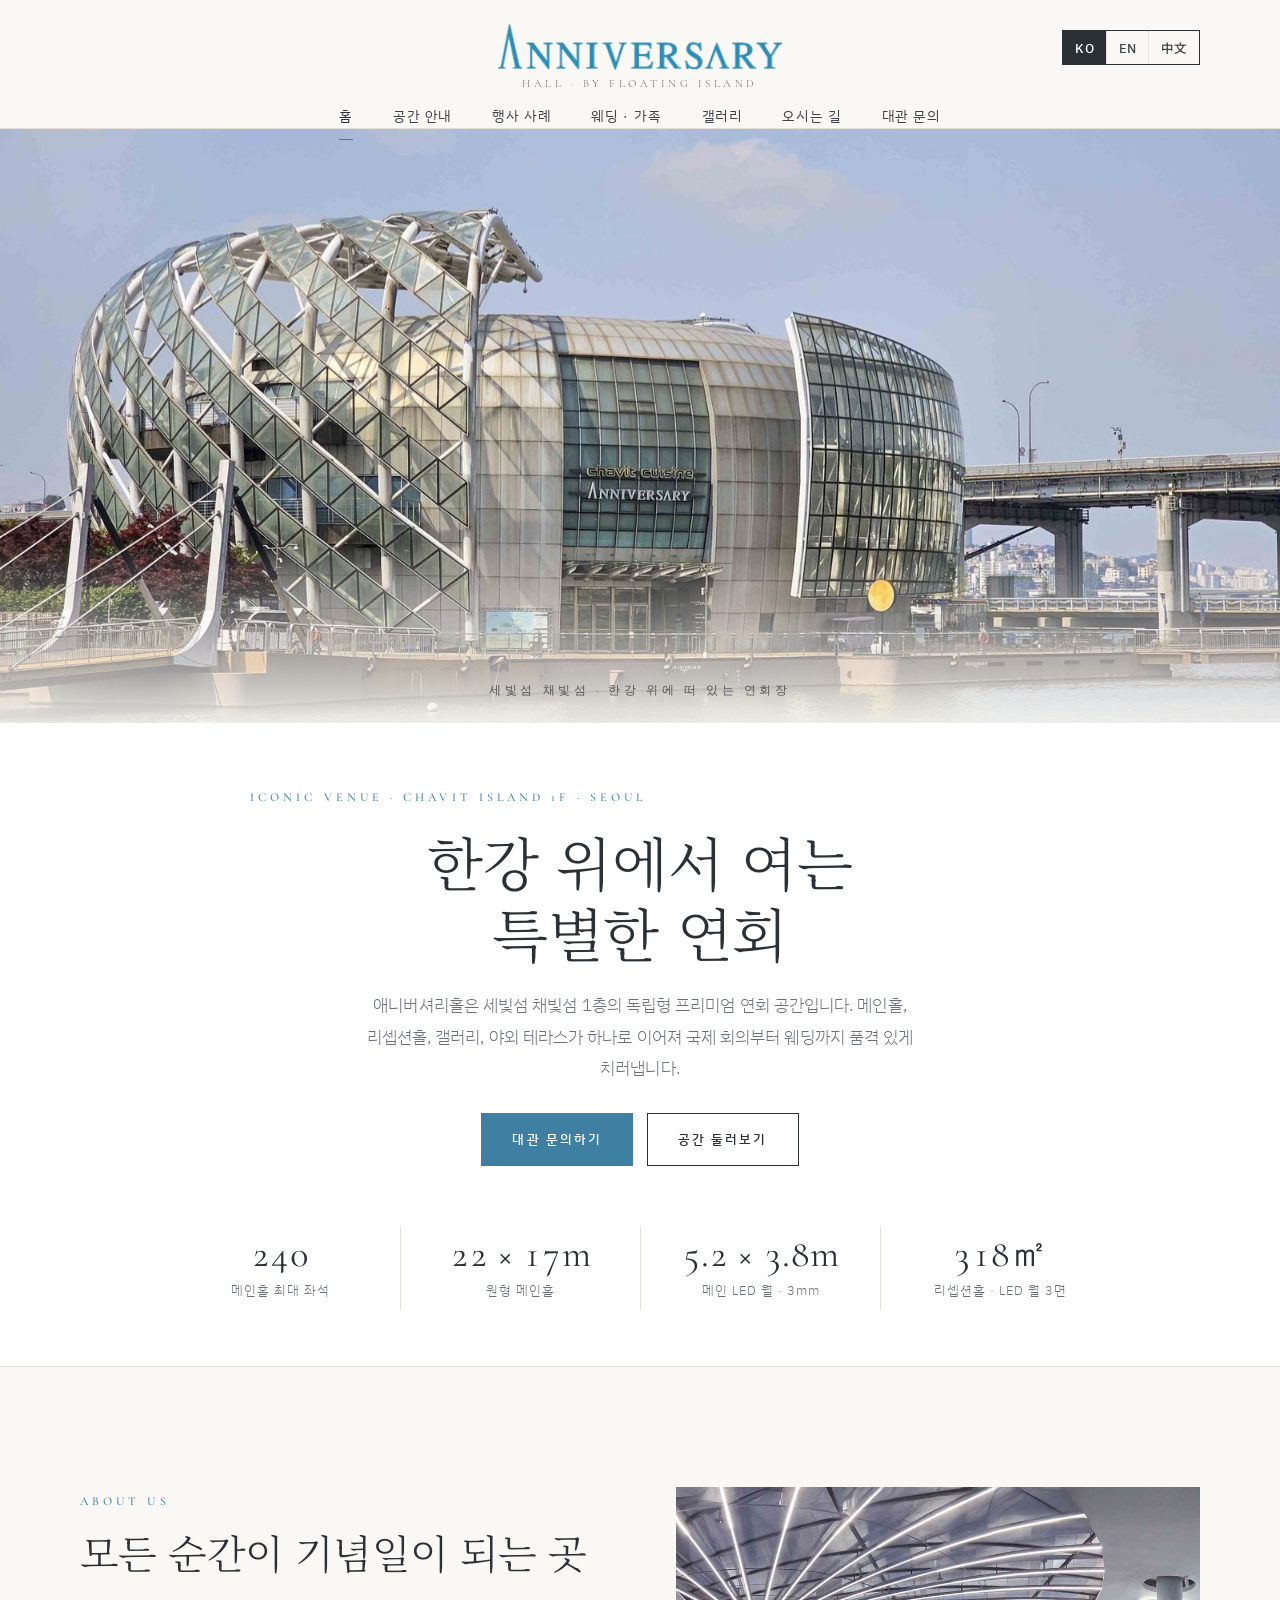
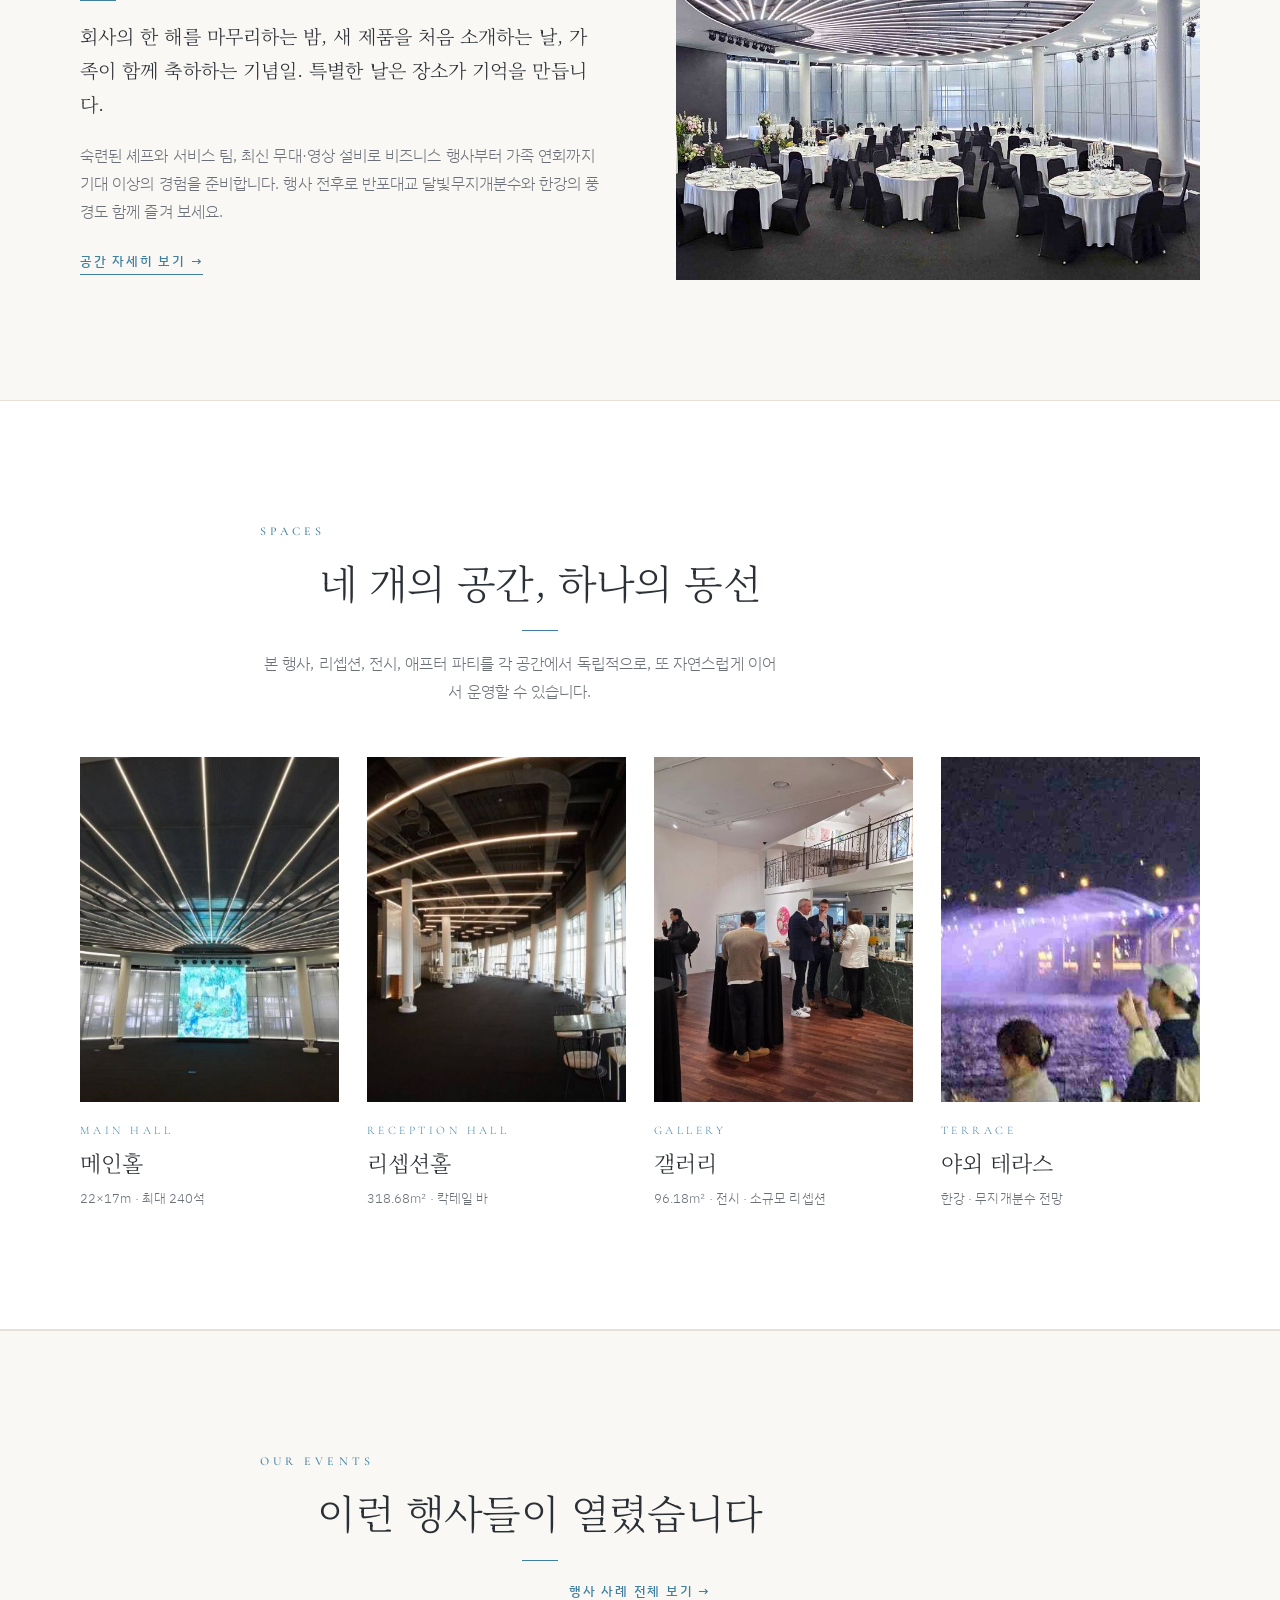
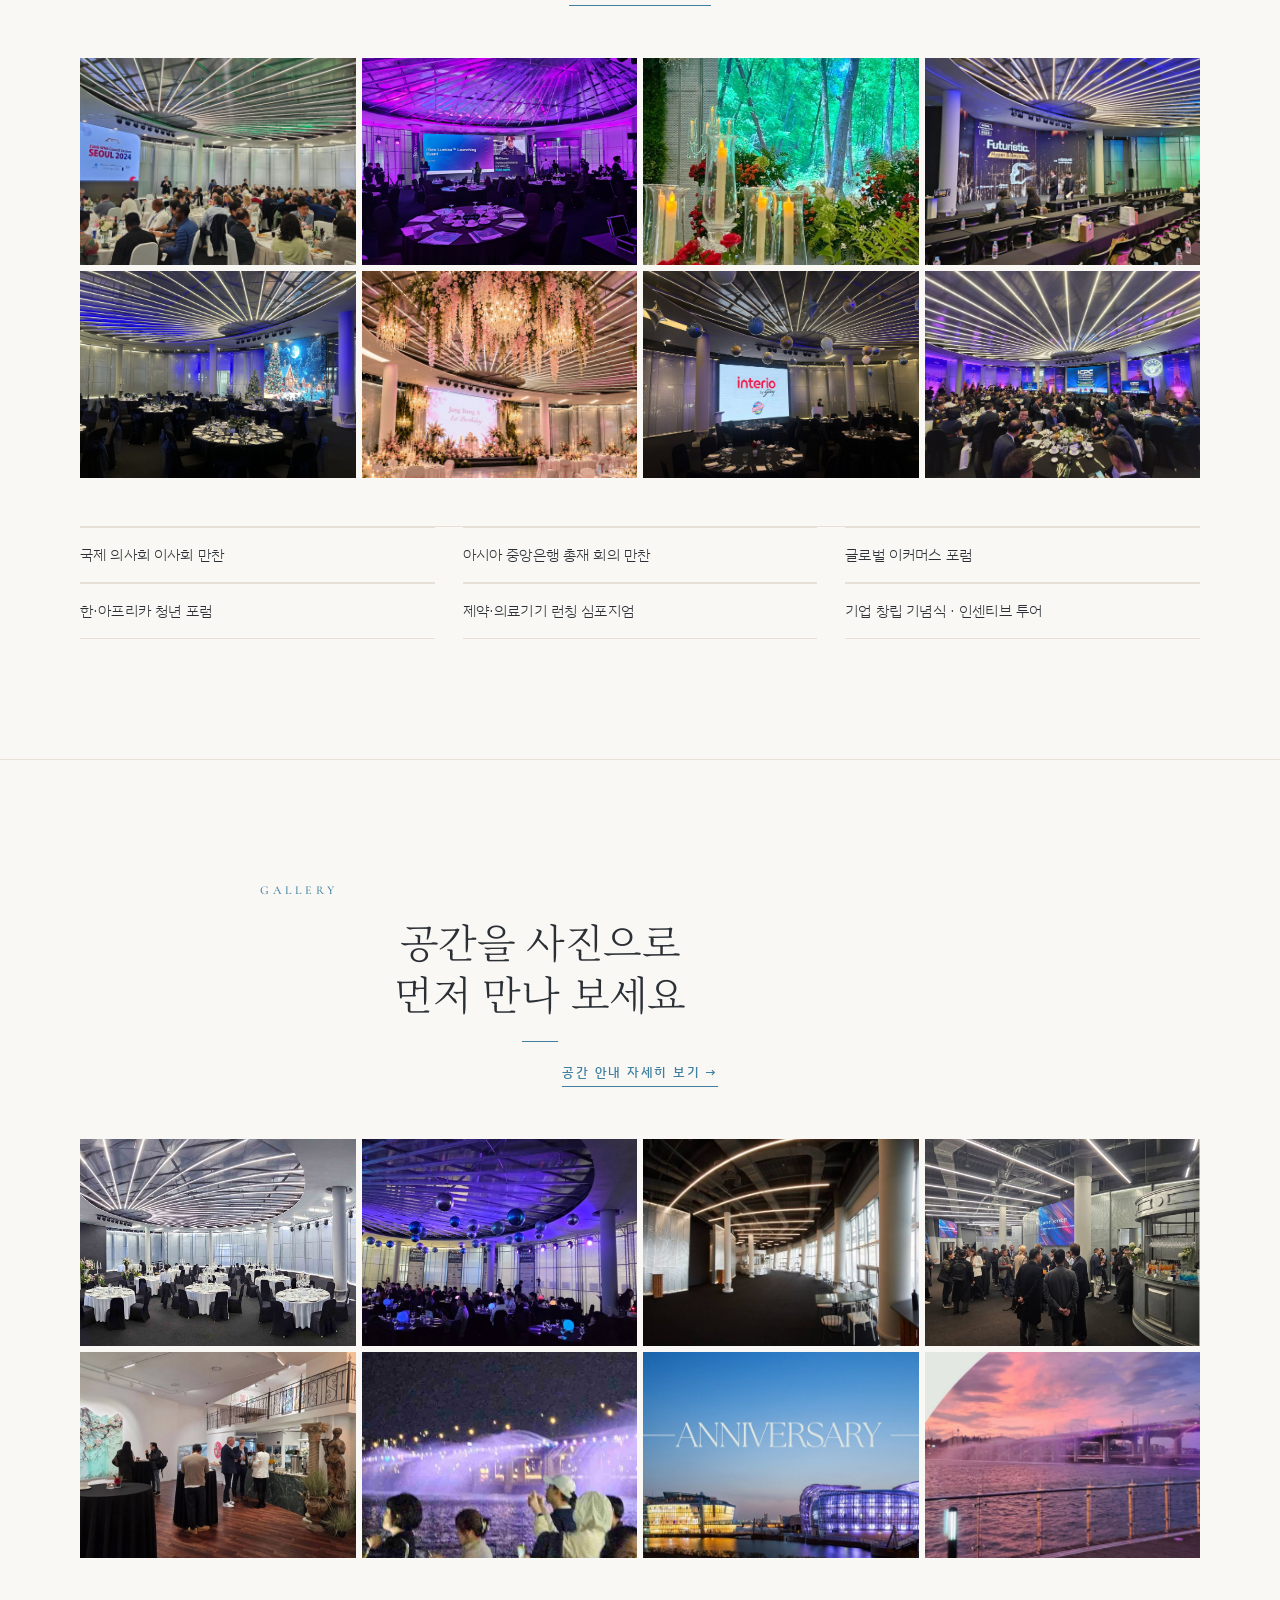
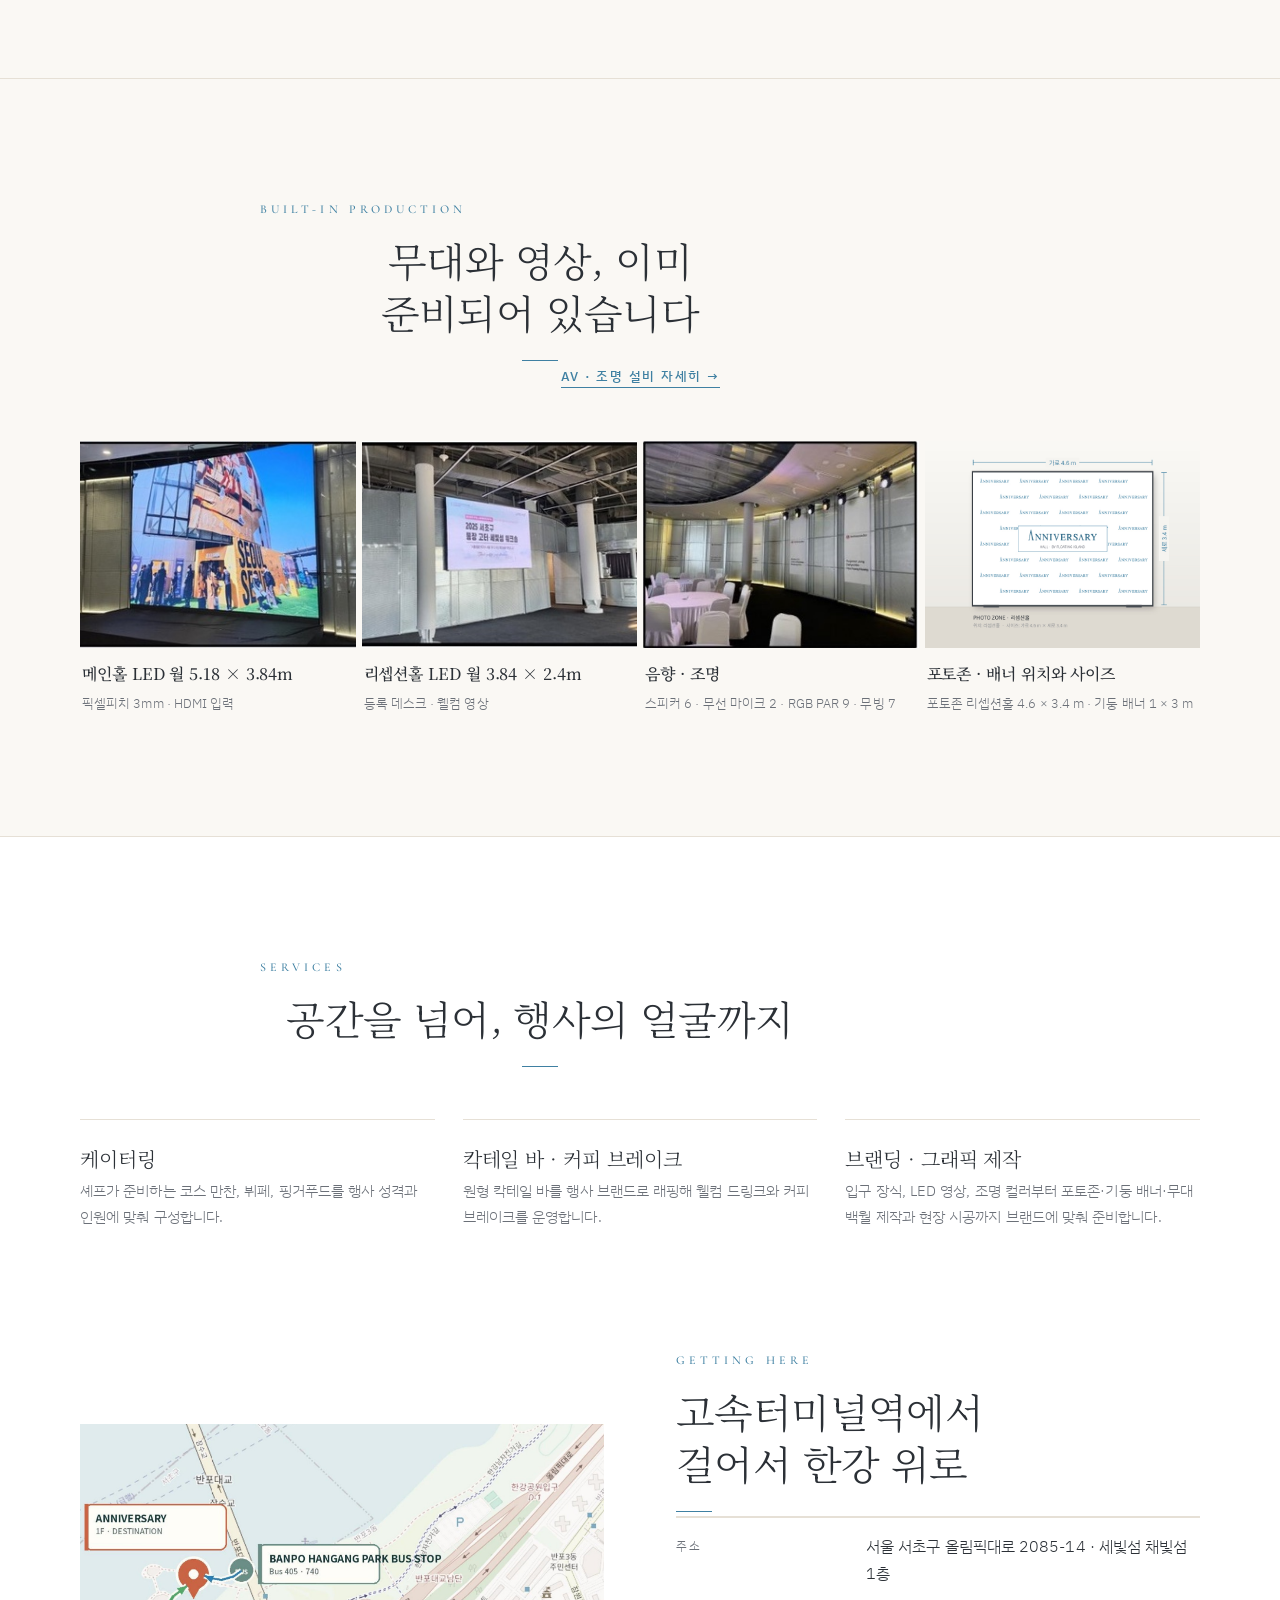
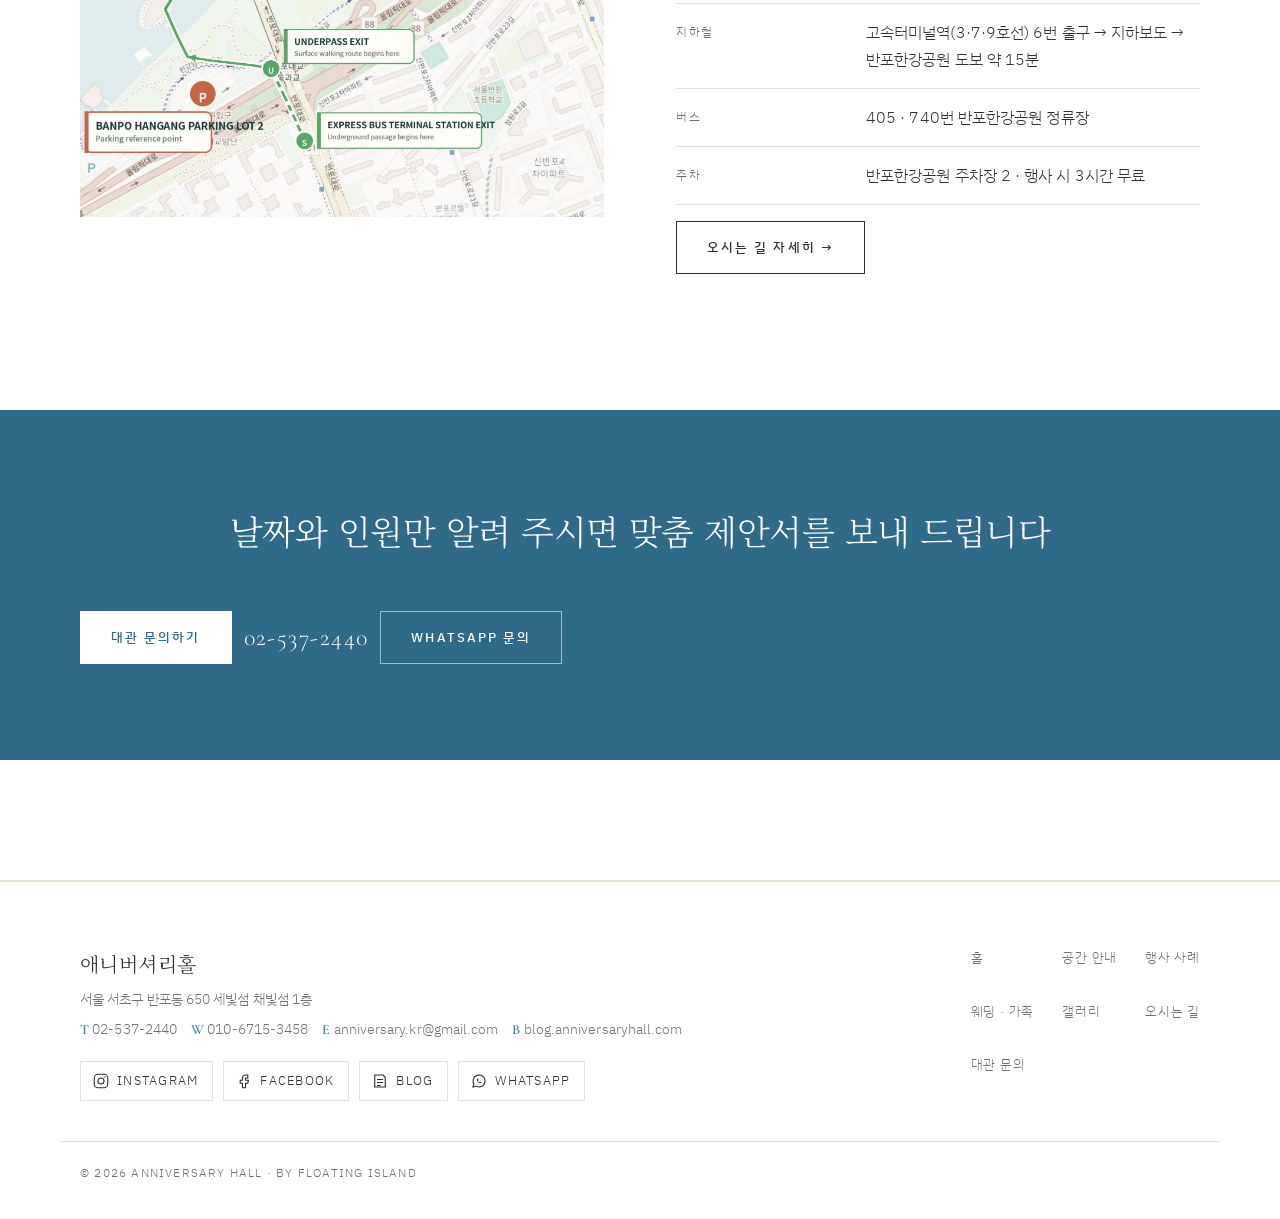
<file: index.html>
<!doctype html>
<html lang="ko">
<head>
<meta name="google-site-verification" content="yAnEukFI_JrNCZq8IGYw-xZyjAn3xCx7skHtVXmt36A" />
<meta name="naver-site-verification" content="c290fe21b6f66f5db8adc23a28321542f0238a6e" />  
<meta charset="utf-8">
<meta name="viewport" content="width=device-width, initial-scale=1, viewport-fit=cover">
<title>애니버셔리홀 | 세빛섬 채빛섬 연회·대관</title>
<meta name="description" content="한강 세빛섬 채빛섬 1층 애니버셔리홀. 최대 240석 메인홀, 리셉션홀, 갤러리, 야외 테라스를 갖춘 프리미엄 연회·대관 공간. 문의 02-537-2440">
<meta property="og:title" content="애니버셔리홀 | 세빛섬 채빛섬 연회·대관">
<meta property="og:description" content="한강 세빛섬 채빛섬 1층 애니버셔리홀. 최대 240석 메인홀, 리셉션홀, 갤러리, 야외 테라스를 갖춘 프리미엄 연회·대관 공간. 문의 02-537-2440">
<meta property="og:image" content="img/hero.jpg">
<link rel="preconnect" href="https://fonts.googleapis.com">
<link rel="preconnect" href="https://fonts.gstatic.com" crossorigin>
<link rel="stylesheet" href="https://fonts.googleapis.com/css2?family=Cormorant+Garamond:wght@400;500;600&family=Noto+Serif+KR:wght@300;400&family=IBM+Plex+Sans+KR:wght@300;400;500;600&family=Noto+Sans+SC:wght@300;400;500&display=swap">
<link rel="stylesheet" href="assets/style.css?v=202610212010">
</head>
<body data-title-key="title.home">
<header class="site-head" id="top">
  <div class="wrap bar">
    <a class="brand" href="./"><img src="img/logo-blue.png" alt="ANNIVERSARY" width="150" height="34"><small>HALL · BY FLOATING ISLAND</small></a>
    <nav aria-label="Main"><ul class="menu" id="menu"><li><a href="./" aria-current="page"><span data-i18n="nav.home">홈</span></a></li><li><a href="spaces.html"><span data-i18n="nav.spaces">공간 안내</span></a></li><li><a href="events.html"><span data-i18n="nav.events">행사 사례</span></a></li><li><a href="wedding.html"><span data-i18n="nav.wedding">웨딩 · 가족</span></a></li><li><a href="gallery.html"><span data-i18n="nav.gallery">갤러리</span></a></li><li><a href="location.html"><span data-i18n="nav.location">오시는 길</span></a></li><li><a href="contact.html"><span data-i18n="nav.contact">대관 문의</span></a></li></ul></nav>
    <div class="tools">
      <div class="lang" role="group" aria-label="Language">
        <button type="button" data-lang="ko" aria-pressed="true">KO</button><button type="button" data-lang="en" aria-pressed="false">EN</button><button type="button" data-lang="zh" aria-pressed="false">中文</button>
      </div>
      <button class="burger" type="button" aria-expanded="false" aria-controls="menu" aria-label="Menu"><span></span><span></span><span></span></button>
    </div>
  </div>
</header>
<main>
<section class="hero hero-hotel">
  <div class="hero-media"><img src="img/exterior-sign.jpg?v=202610122121" alt="세빛섬 채빛섬 외관과 ANNIVERSARY 사인" fetchpriority="high"><span class="hero-cap"><span data-i18n="home.cap">세빛섬 채빛섬 · 한강 위에 떠 있는 연회장</span></span></div>
  <div class="wrap hero-text">
    <div class="eyebrow">Iconic Venue · Chavit Island 1F · Seoul</div>
    <h1 data-i18n="home.h1">한강 위에서 여는<br>특별한 연회</h1>
    <p data-i18n="home.lead" class="lead">애니버셔리홀은 세빛섬 채빛섬 1층의 독립형 프리미엄 연회 공간입니다. 메인홀, 리셉션홀, 갤러리, 야외 테라스가 하나로 이어져 국제 회의부터 웨딩까지 품격 있게 치러냅니다.</p>
    <div class="cta-row"><a class="btn solid" href="contact.html"><span data-i18n="cta.btn">대관 문의하기</span></a><a class="btn line" href="spaces.html"><span data-i18n="home.btn2">공간 둘러보기</span></a></div>
  </div>
  <div class="wrap">
    <dl class="keyfacts">
      <div><dt>240</dt><dd><span data-i18n="kf.1">메인홀 최대 좌석</span></dd></div>
      <div><dt>22 × 17m</dt><dd><span data-i18n="kf.2">원형 메인홀</span></dd></div>
      <div><dt>5.2 × 3.8m</dt><dd><span data-i18n="kf.3">메인 LED 월 · 3mm</span></dd></div>
      <div><dt>318㎡</dt><dd><span data-i18n="kf.4">리셉션홀 · LED 월 3면</span></dd></div>
    </dl>
  </div>
</section>

<section class="sec">
  <div class="wrap two">
    <div>
      <div class="eyebrow">About Us</div>
      <h2 data-i18n="home.about.h">모든 순간이 기념일이 되는 곳</h2>
      <p data-i18n="home.about.p1" class="quote">회사의 한 해를 마무리하는 밤, 새 제품을 처음 소개하는 날, 가족이 함께 축하하는 기념일. 특별한 날은 장소가 기억을 만듭니다.</p>
      <p data-i18n="home.about.p2" class="muted">숙련된 셰프와 서비스 팀, 최신 무대·영상 설비로 비즈니스 행사부터 가족 연회까지 기대 이상의 경험을 준비합니다. 행사 전후로 반포대교 달빛무지개분수와 한강의 풍경도 함께 즐겨 보세요.</p>
      <a class="link-arrow" href="spaces.html"><span data-i18n="home.more">공간 자세히 보기</span> →</a>
    </div>
    <figure class="framed"><button type="button" class="ph" data-full="img/mainhall-pano.jpg" data-cap="메인홀 전경"><img src="img/mainhall-pano.jpg" alt="메인홀 전경" loading="lazy"></button></figure>
  </div>
</section>

<section class="sec tint">
  <div class="wrap">
    <div class="sec-head"><div><div class="eyebrow">Spaces</div><h2 data-i18n="home.sp.h">네 개의 공간, 하나의 동선</h2></div>
    <p data-i18n="home.sp.p" class="muted">본 행사, 리셉션, 전시, 애프터 파티를 각 공간에서 독립적으로, 또 자연스럽게 이어서 운영할 수 있습니다.</p></div>
    <div class="cards4">
      <a class="scard" href="spaces.html#main"><img src="img/mainhall.jpg" alt="" loading="lazy"><span class="disp">Main Hall</span><b data-i18n="sp.main">메인홀</b><small><span data-i18n="sp.main.s">22×17m · 최대 240석</span></small></a>
      <a class="scard" href="spaces.html#reception"><img src="img/reception.jpg" alt="" loading="lazy"><span class="disp">Reception Hall</span><b data-i18n="sp.rec">리셉션홀</b><small><span data-i18n="sp.rec.s">318.68㎡ · 칵테일 바</span></small></a>
      <a class="scard" href="spaces.html#gallery"><img src="img/gallery-hall.jpg" alt="" loading="lazy"><span class="disp">Gallery</span><b data-i18n="sp.gal">갤러리</b><small><span data-i18n="sp.gal.s">96.18㎡ · 전시 · 소규모 리셉션</span></small></a>
      <a class="scard" href="spaces.html#terrace"><img src="img/terrace-fountain.jpg" alt="" loading="lazy"><span class="disp">Terrace</span><b data-i18n="sp.ter">야외 테라스</b><small><span data-i18n="sp.ter.s">한강 · 무지개분수 전망</span></small></a>
    </div>
  </div>
</section>

<section class="sec">
  <div class="wrap">
    <div class="sec-head"><div><div class="eyebrow">Our Events</div><h2 data-i18n="home.ev.h">이런 행사들이 열렸습니다</h2></div>
    <a class="link-arrow" href="events.html"><span data-i18n="home.ev.more">행사 사례 전체 보기</span> →</a></div>
    <div class="tiles">
      <button type="button" class="ph" data-full="img/conf-wma.jpg" data-cap="국제 회의 만찬"><img src="img/conf-wma.jpg" alt="국제 회의 만찬" loading="lazy"></button><button type="button" class="ph" data-full="img/main-launch.jpg" data-cap="신제품 런칭"><img src="img/main-launch.jpg" alt="신제품 런칭" loading="lazy"></button><button type="button" class="ph" data-full="img/wed-forest.jpg" data-cap="숲속 웨딩"><img src="img/wed-forest.jpg" alt="숲속 웨딩" loading="lazy"></button><button type="button" class="ph" data-full="img/conf-futuristic.jpg" data-cap="글로벌 포럼"><img src="img/conf-futuristic.jpg" alt="글로벌 포럼" loading="lazy"></button><button type="button" class="ph" data-full="img/xmas-gala.jpg" data-cap="연말 갈라 디너"><img src="img/xmas-gala.jpg" alt="연말 갈라 디너" loading="lazy"></button><button type="button" class="ph" data-full="img/dol-wide.jpg" data-cap="돌잔치"><img src="img/dol-wide.jpg" alt="돌잔치" loading="lazy"></button><button type="button" class="ph" data-full="img/inc-mainhall.jpg" data-cap="인센티브 디너"><img src="img/inc-mainhall.jpg" alt="인센티브 디너" loading="lazy"></button><button type="button" class="ph" data-full="img/icpc-dinner-wide.jpg" data-cap="국제수도경찰협의체 환영 만찬"><img src="img/icpc-dinner-wide.jpg" alt="국제수도경찰협의체 환영 만찬" loading="lazy"></button>
    </div>
    <ul class="track">
      <li><span data-i18n="tr.1">국제 의사회 이사회 만찬</span></li>
      <li><span data-i18n="tr.2">아시아 중앙은행 총재 회의 만찬</span></li>
      <li><span data-i18n="tr.3">글로벌 이커머스 포럼</span></li>
      <li><span data-i18n="tr.4">한·아프리카 청년 포럼</span></li>
      <li><span data-i18n="tr.5">제약·의료기기 런칭 심포지엄</span></li>
      <li><span data-i18n="tr.6">기업 창립 기념식 · 인센티브 투어</span></li>
    </ul>
  </div>
</section>

<section class="sec">
  <div class="wrap">
    <div class="sec-head"><div><div class="eyebrow">Gallery</div><h2 data-i18n="home.gal.h">공간을 사진으로 먼저 만나 보세요</h2></div>
    <a class="link-arrow" href="spaces.html"><span data-i18n="home.gal.more">공간 안내 자세히 보기</span> →</a></div>
  </div>
  <div class="wrap"><div class="tiles">
    <button type="button" class="ph" data-full="img/mainhall-pano.jpg" data-cap="메인홀 전경"><img src="img/mainhall-pano.jpg" alt="메인홀 전경" loading="lazy"></button><button type="button" class="ph" data-full="img/mainhall-purple.jpg" data-cap="메인홀 퍼플 조명"><img src="img/mainhall-purple.jpg" alt="메인홀 퍼플 조명" loading="lazy"></button><button type="button" class="ph" data-full="img/reception.jpg" data-cap="리셉션홀"><img src="img/reception.jpg" alt="리셉션홀" loading="lazy"></button><button type="button" class="ph" data-full="img/reception-bar.jpg" data-cap="원형 칵테일 바"><img src="img/reception-bar.jpg" alt="원형 칵테일 바" loading="lazy"></button><button type="button" class="ph" data-full="img/gallery-hall.jpg" data-cap="갤러리"><img src="img/gallery-hall.jpg" alt="갤러리" loading="lazy"></button><button type="button" class="ph" data-full="img/terrace-fountain.jpg" data-cap="테라스와 달빛무지개분수"><img src="img/terrace-fountain.jpg" alt="테라스와 달빛무지개분수" loading="lazy"></button><button type="button" class="ph" data-full="img/exterior-night2.jpg" data-cap="채빛섬 야경"><img src="img/exterior-night2.jpg" alt="채빛섬 야경" loading="lazy"></button><button type="button" class="ph" data-full="img/sunset.jpg" data-cap="한강 노을"><img src="img/sunset.jpg" alt="한강 노을" loading="lazy"></button>
  </div></div>
</section>

<section class="sec" id="home-tech">
  <div class="wrap">
    <div class="sec-head"><div><div class="eyebrow">Built-in Production</div><h2 data-i18n="home.tech.h">무대와 영상, 이미 준비되어 있습니다</h2></div><a class="more" href="spaces.html#av"><span data-i18n="home.tech.more">AV · 조명 설비 자세히</span> →</a></div>
    <div class="tiles tiles-tech">
      <a class="tile" href="spaces.html#av"><button type="button" class="ph" data-full="img/led-mainhall.jpg" data-cap="메인홀 LED 월"><img src="img/led-mainhall.jpg" alt="메인홀 LED 월" loading="lazy"></button><div class="tile-cap"><b><span data-i18n="ht.1">메인홀 LED 월 5.18 × 3.84m</span></b><small><span data-i18n="ht.1s">픽셀피치 3mm · HDMI 입력</span></small></div></a>
      <a class="tile" href="spaces.html#av"><button type="button" class="ph" data-full="img/led-reception.jpg" data-cap="리셉션홀 LED 월"><img src="img/led-reception.jpg" alt="리셉션홀 LED 월" loading="lazy"></button><div class="tile-cap"><b><span data-i18n="ht.2">리셉션홀 LED 월 3.84 × 2.4m</span></b><small><span data-i18n="ht.2s">등록 데스크 · 웰컴 영상</span></small></div></a>
      <a class="tile" href="spaces.html#av"><button type="button" class="ph" data-full="img/lighting-reception.jpg" data-cap="무빙 라이트"><img src="img/lighting-reception.jpg" alt="무빙 라이트" loading="lazy"></button><div class="tile-cap"><b><span data-i18n="ht.3">음향 · 조명</span></b><small><span data-i18n="ht.3s">스피커 6 · 무선 마이크 2 · RGB PAR 9 · 무빙 7</span></small></div></a>
      <a class="tile" href="spaces.html#graphics"><button type="button" class="ph" data-full="img/photozone-render.jpg" data-cap="포토존"><img src="img/photozone-render.jpg" alt="포토존" loading="lazy"></button><div class="tile-cap"><b><span data-i18n="ht.4">포토존 · 배너 위치와 사이즈</span></b><small><span data-i18n="ht.4s">포토존 리셉션홀 4.6 × 3.4 m · 기둥 배너 1 × 3 m</span></small></div></a>
    </div>
  </div>
</section>

<section class="sec tint">
  <div class="wrap">
    <div class="sec-head"><div><div class="eyebrow">Services</div><h2 data-i18n="home.svc.h">공간을 넘어, 행사의 얼굴까지</h2></div></div>
    <div class="svc3">
      <div class="svc"><img src="img/ev-buffet.jpg" alt="" loading="lazy"><h3 data-i18n="svc.1">케이터링</h3><p data-i18n="svc.1p">셰프가 준비하는 코스 만찬, 뷔페, 핑거푸드를 행사 성격과 인원에 맞춰 구성합니다.</p></div>
      <div class="svc"><img src="img/cocktail-bar.jpg" alt="" loading="lazy"><h3 data-i18n="svc.2">칵테일 바 · 커피 브레이크</h3><p data-i18n="svc.2p">원형 칵테일 바를 행사 브랜드로 래핑해 웰컴 드링크와 커피 브레이크를 운영합니다.</p></div>
      <div class="svc"><img src="img/entrance-5th.jpg" alt="" loading="lazy"><h3 data-i18n="svc.3">브랜딩 · 그래픽 제작</h3><p data-i18n="svc.3p">입구 장식, LED 영상, 조명 컬러부터 포토존·기둥 배너·무대 백월 제작과 현장 시공까지 브랜드에 맞춰 준비합니다.</p></div>
    </div>
  </div>

<section class="sec" id="home-access">
  <div class="wrap two">
    <figure class="framed"><button type="button" class="ph" data-full="img/map.jpg" data-cap="애니버셔리 오시는 길 지도"><img src="img/map.jpg" alt="애니버셔리 오시는 길 지도" loading="lazy"></button></figure>
    <div>
      <div class="eyebrow">Getting Here</div>
      <h2 data-i18n="home.acc.h">고속터미널역에서 걸어서 한강 위로</h2>
      <dl class="spec"><div><dt><span data-i18n="ha1.k">주소</span></dt><dd><span data-i18n="ha1.v">서울 서초구 올림픽대로 2085-14 · 세빛섬 채빛섬 1층</span></dd></div><div><dt><span data-i18n="ha2.k">지하철</span></dt><dd><span data-i18n="ha2.v">고속터미널역(3·7·9호선) 6번 출구 → 지하보도 → 반포한강공원 도보 약 15분</span></dd></div><div><dt><span data-i18n="ha3.k">버스</span></dt><dd><span data-i18n="ha3.v">405 · 740번 반포한강공원 정류장</span></dd></div><div><dt><span data-i18n="ha4.k">주차</span></dt><dd><span data-i18n="ha4.v">반포한강공원 주차장 2 · 행사 시 3시간 무료</span></dd></div></dl>
      <p><a class="btn line" href="location.html"><span data-i18n="home.acc.more">오시는 길 자세히</span> →</a></p>
    </div>
  </div>
</section>
<section class="cta-band">
  <div class="wrap cta-in">
    <h2 data-i18n="cta.h">날짜와 인원만 알려 주시면 맞춤 제안서를 보내 드립니다</h2>
    <div class="cta-row"><a class="btn solid" href="contact.html"><span data-i18n="cta.btn">대관 문의하기</span></a><a class="cta-tel" href="tel:+8225372440">02-537-2440</a><a class="btn line wa" href="https://wa.me/821067153458" target="_blank" rel="noopener">WhatsApp 문의</a></div>
  </div>
</section>
</main>
<footer class="site-foot">
  <div class="wrap foot-grid">
    <div>
      <b class="foot-brand"><span data-i18n="brand">애니버셔리홀</span></b>
      <p data-i18n="foot.addr">서울 서초구 반포동 650 세빛섬 채빛섬 1층</p>
      <p class="foot-contact"><span style="white-space:nowrap"><span class="mono">T</span> <a href="tel:+8225372440">02-537-2440</a></span> <span style="white-space:nowrap"><span class="mono">W</span> <a href="https://wa.me/821067153458" target="_blank" rel="noopener">010-6715-3458</a></span> <span style="white-space:nowrap"><span class="mono">E</span> <a href="mailto:anniversary.kr@gmail.com">anniversary.kr@gmail.com</a></span> <span style="white-space:nowrap"><span class="mono">B</span> <a href="https://blog.anniversaryhall.com" target="_blank" rel="noopener">blog.anniversaryhall.com</a></span></p>
      <ul class="social" aria-label="Social">
        <li><a href="https://www.instagram.com/anniversaryhall" target="_blank" rel="noopener"><svg viewBox="0 0 24 24" width="18" height="18" fill="none" stroke="currentColor" stroke-width="1.5"><rect x="3" y="3" width="18" height="18" rx="5"/><circle cx="12" cy="12" r="4"/><circle cx="17.3" cy="6.7" r=".9" fill="currentColor" stroke="none"/></svg>Instagram</a></li>
        <li><a href="https://www.facebook.com/anniversaryhall" target="_blank" rel="noopener"><svg viewBox="0 0 24 24" width="18" height="18" fill="none" stroke="currentColor" stroke-width="1.5"><path d="M14 8h3V4h-3a4 4 0 00-4 4v3H7v4h3v6h4v-6h3l1-4h-4V8z"/></svg>Facebook</a></li>
        <li><a href="https://blog.anniversaryhall.com" target="_blank" rel="noopener"><svg viewBox="0 0 24 24" width="18" height="18" fill="none" stroke="currentColor" stroke-width="1.5"><path d="M5 4h11l3 3v13H5z"/><path d="M8 10h8M8 14h8M8 18h5"/></svg>Blog</a></li>
        <li><a href="https://wa.me/821067153458" target="_blank" rel="noopener"><svg viewBox="0 0 24 24" width="18" height="18" fill="none" stroke="currentColor" stroke-width="1.5"><path d="M4 20l1.3-3.8A8 8 0 1112 20a8 8 0 01-3.9-1z"/><path d="M9 9.5c0 3 2.5 5.5 5.5 5.5l1-1.5-2-1-1 1a4 4 0 01-2-2l1-1-1-2z" fill="currentColor" stroke="none"/></svg>WhatsApp</a></li>
      </ul>
    </div>
    <ul class="foot-links"><li><a href="./"><span data-i18n="nav.home">홈</span></a></li><li><a href="spaces.html"><span data-i18n="nav.spaces">공간 안내</span></a></li><li><a href="events.html"><span data-i18n="nav.events">행사 사례</span></a></li><li><a href="wedding.html"><span data-i18n="nav.wedding">웨딩 · 가족</span></a></li><li><a href="gallery.html"><span data-i18n="nav.gallery">갤러리</span></a></li><li><a href="location.html"><span data-i18n="nav.location">오시는 길</span></a></li><li><a href="contact.html"><span data-i18n="nav.contact">대관 문의</span></a></li></ul>
  </div>
  <div class="wrap foot-copy">© 2026 Anniversary Hall · by Floating Island</div>
</footer>
<dialog class="lb" id="lb" aria-label="Photo"><button type="button" id="lbClose" aria-label="Close">×</button><img id="lbImg" alt=""><p id="lbCap"></p></dialog>
<script src="assets/i18n.js?v=202610212010"></script>
<script src="assets/site.js?v=202610122121"></script>
</body>
</html>
</file>
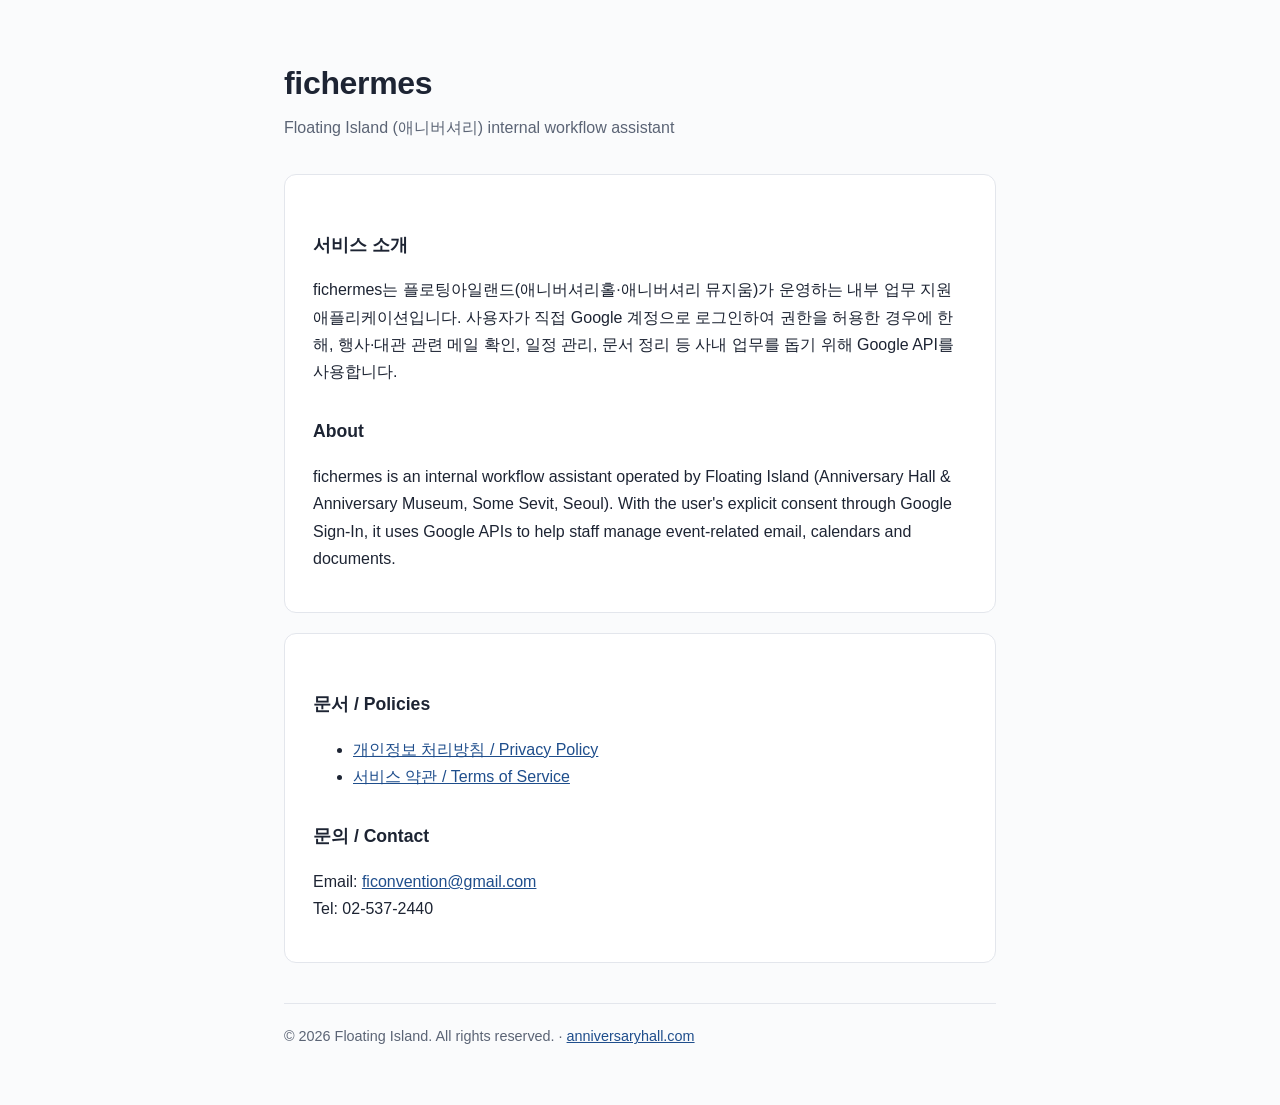
<file: fichermes/index.html>
<!doctype html>
<html lang="ko">
<head>
<meta charset="utf-8">
<meta name="google-site-verification" content="yAnEukFI_JrNCZq8IGYw-xZyjAn3xCx7skHtVXmt36A" />
<meta name="viewport" content="width=device-width, initial-scale=1">
<title>fichermes | Floating Island</title>
<meta name="description" content="fichermes — 플로팅아일랜드(애니버셔리) 내부 업무 자동화 애플리케이션">
<style>
  :root{--ink:#1d2433;--muted:#5b6475;--line:#e3e6ec;--accent:#1f4e8c;}
  *{box-sizing:border-box}
  body{margin:0;font-family:-apple-system,BlinkMacSystemFont,"Apple SD Gothic Neo","Noto Sans KR","Segoe UI",sans-serif;color:var(--ink);line-height:1.7;background:#fafbfc}
  .wrap{max-width:760px;margin:0 auto;padding:56px 24px}
  h1{font-size:2rem;margin:0 0 4px;letter-spacing:-.01em}
  .sub{color:var(--muted);margin:0 0 32px}
  h2{font-size:1.1rem;margin:32px 0 8px}
  p,li{color:var(--ink)}
  a{color:var(--accent)}
  .card{background:#fff;border:1px solid var(--line);border-radius:12px;padding:24px 28px;margin-bottom:20px}
  footer{margin-top:40px;color:var(--muted);font-size:.9rem;border-top:1px solid var(--line);padding-top:20px}
</style>
</head>
<body>
<div class="wrap">
  <h1>fichermes</h1>
  <p class="sub">Floating Island (애니버셔리) internal workflow assistant</p>

  <div class="card">
    <h2>서비스 소개</h2>
    <p>fichermes는 플로팅아일랜드(애니버셔리홀·애니버셔리 뮤지움)가 운영하는 내부 업무 지원 애플리케이션입니다. 사용자가 직접 Google 계정으로 로그인하여 권한을 허용한 경우에 한해, 행사·대관 관련 메일 확인, 일정 관리, 문서 정리 등 사내 업무를 돕기 위해 Google API를 사용합니다.</p>
    <h2>About</h2>
    <p>fichermes is an internal workflow assistant operated by Floating Island (Anniversary Hall &amp; Anniversary Museum, Some Sevit, Seoul). With the user's explicit consent through Google Sign-In, it uses Google APIs to help staff manage event-related email, calendars and documents.</p>
  </div>

  <div class="card">
    <h2>문서 / Policies</h2>
    <ul>
      <li><a href="privacy.html">개인정보 처리방침 / Privacy Policy</a></li>
      <li><a href="terms.html">서비스 약관 / Terms of Service</a></li>
    </ul>
    <h2>문의 / Contact</h2>
    <p>Email: <a href="mailto:ficonvention@gmail.com">ficonvention@gmail.com</a><br>Tel: 02-537-2440</p>
  </div>

  <footer>© 2026 Floating Island. All rights reserved. · <a href="https://anniversaryhall.com/">anniversaryhall.com</a></footer>
</div>
</body>
</html>
</file>
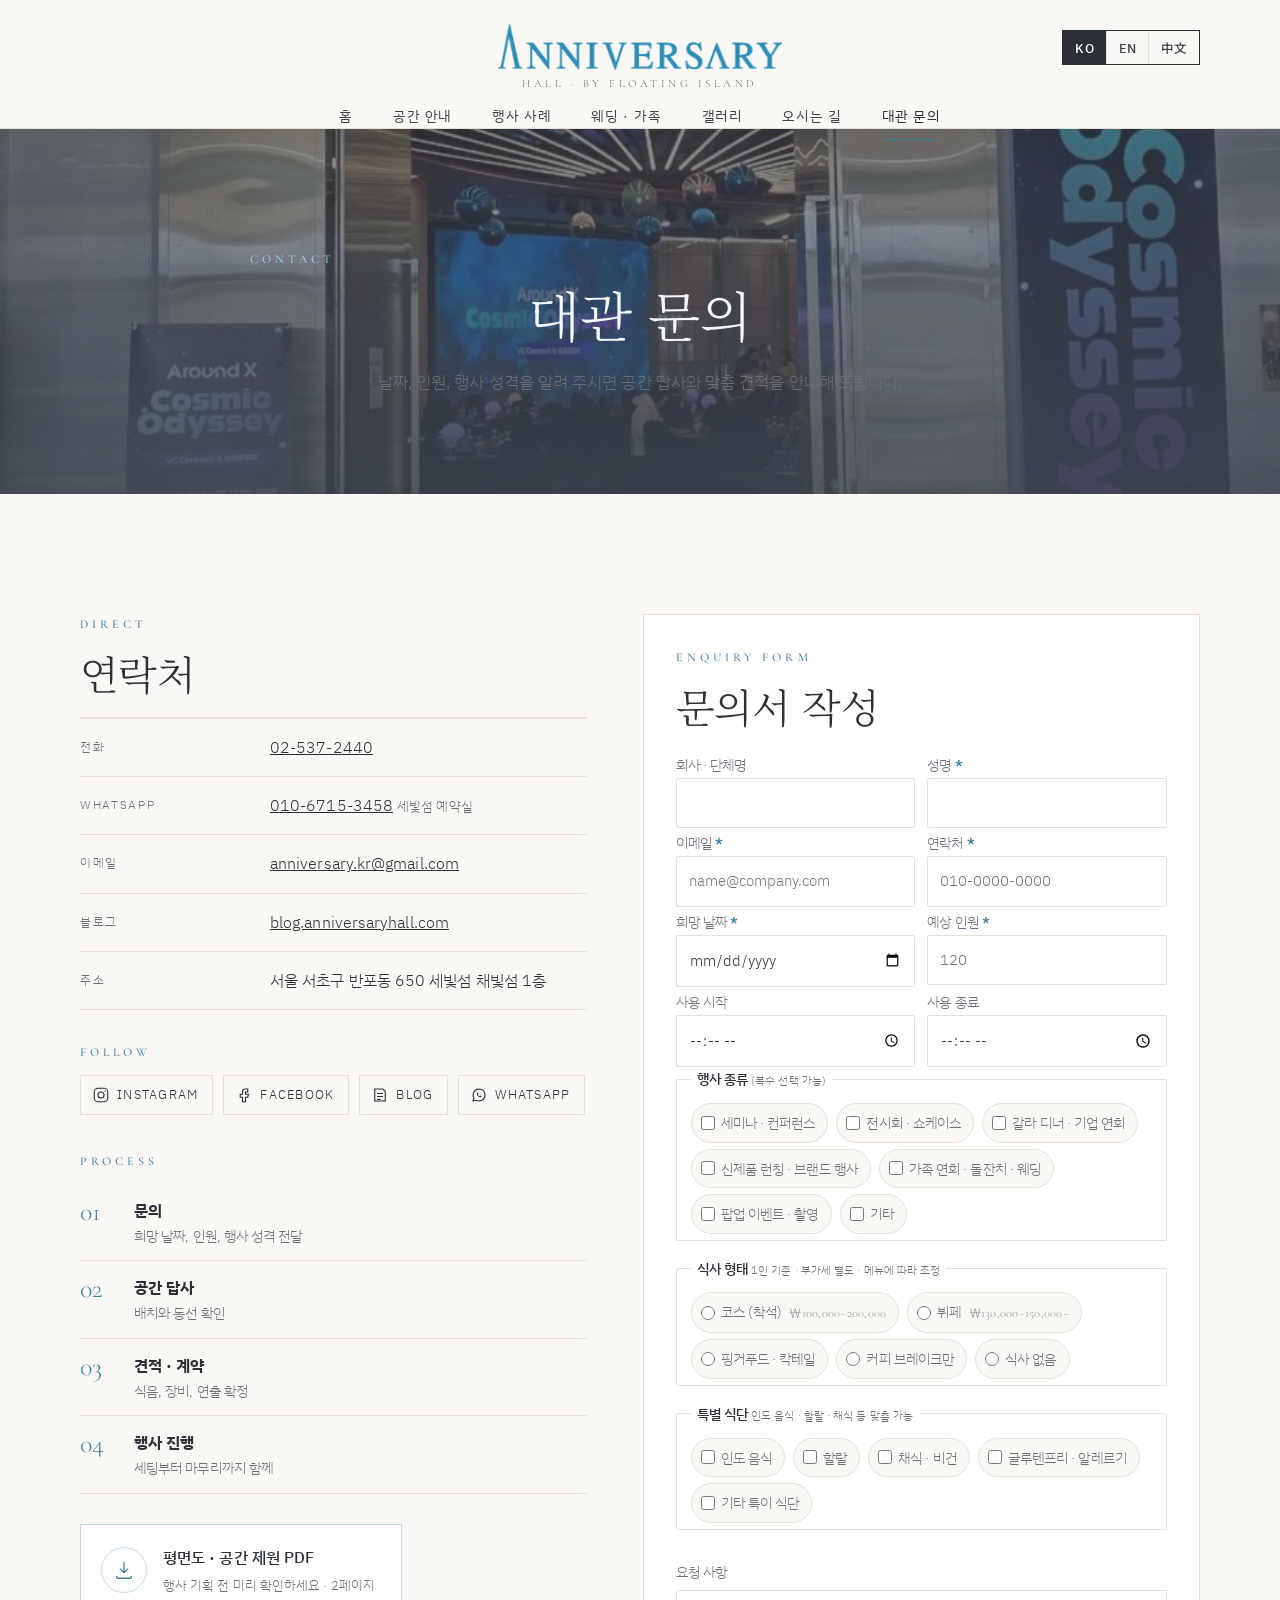
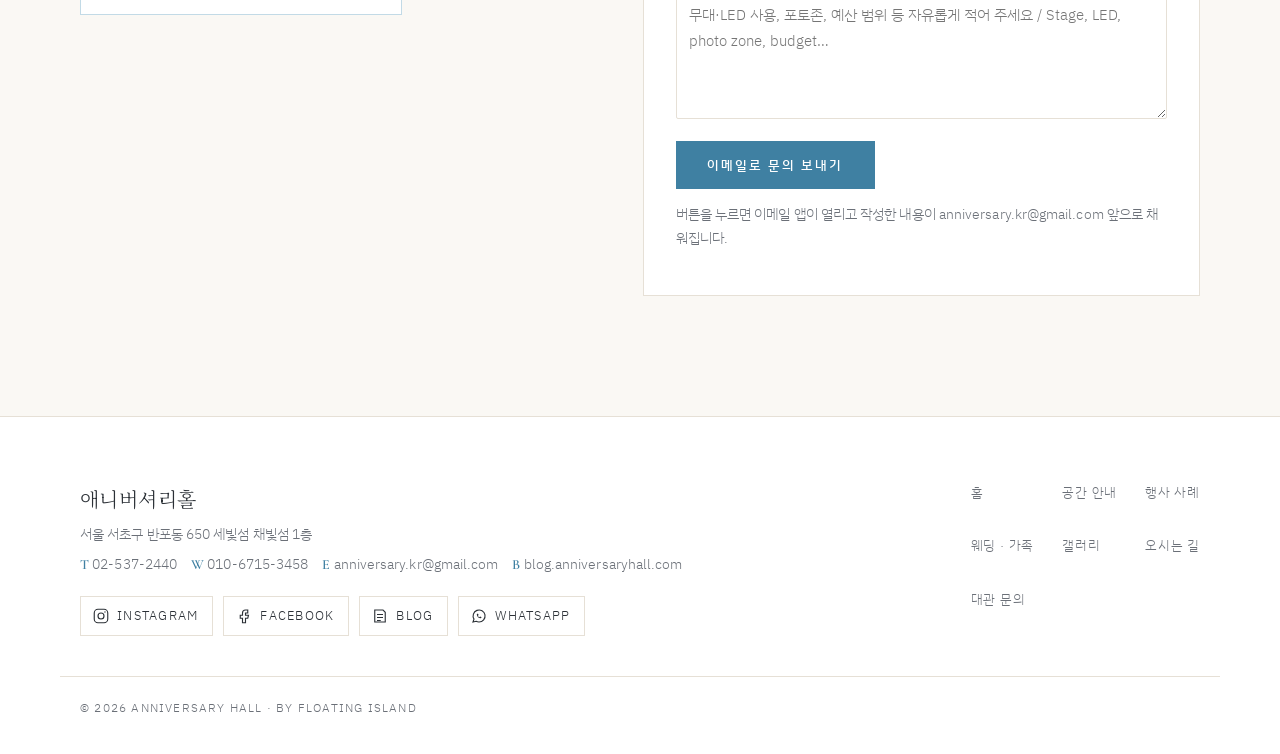
<file: contact.html>
<!doctype html>
<html lang="ko">
<head>
<meta charset="utf-8">
<meta name="viewport" content="width=device-width, initial-scale=1, viewport-fit=cover">
<title>대관 문의 | 애니버셔리홀</title>
<meta name="description" content="애니버셔리홀 대관 문의. 전화 02-537-2440, 이메일 anniversary.kr@gmail.com.">
<meta property="og:title" content="대관 문의 | 애니버셔리홀">
<meta property="og:description" content="애니버셔리홀 대관 문의. 전화 02-537-2440, 이메일 anniversary.kr@gmail.com.">
<meta property="og:image" content="img/hero.jpg">
<link rel="preconnect" href="https://fonts.googleapis.com">
<link rel="preconnect" href="https://fonts.gstatic.com" crossorigin>
<link rel="stylesheet" href="https://fonts.googleapis.com/css2?family=Cormorant+Garamond:wght@400;500;600&family=Noto+Serif+KR:wght@300;400&family=IBM+Plex+Sans+KR:wght@300;400;500;600&family=Noto+Sans+SC:wght@300;400;500&display=swap">
<link rel="stylesheet" href="assets/style.css?v=202610212010">
</head>
<body data-title-key="title.contact">
<header class="site-head" id="top">
  <div class="wrap bar">
    <a class="brand" href="./"><img src="img/logo-blue.png" alt="ANNIVERSARY" width="150" height="34"><small>HALL · BY FLOATING ISLAND</small></a>
    <nav aria-label="Main"><ul class="menu" id="menu"><li><a href="./"><span data-i18n="nav.home">홈</span></a></li><li><a href="spaces.html"><span data-i18n="nav.spaces">공간 안내</span></a></li><li><a href="events.html"><span data-i18n="nav.events">행사 사례</span></a></li><li><a href="wedding.html"><span data-i18n="nav.wedding">웨딩 · 가족</span></a></li><li><a href="gallery.html"><span data-i18n="nav.gallery">갤러리</span></a></li><li><a href="location.html"><span data-i18n="nav.location">오시는 길</span></a></li><li><a href="contact.html" aria-current="page"><span data-i18n="nav.contact">대관 문의</span></a></li></ul></nav>
    <div class="tools">
      <div class="lang" role="group" aria-label="Language">
        <button type="button" data-lang="ko" aria-pressed="true">KO</button><button type="button" data-lang="en" aria-pressed="false">EN</button><button type="button" data-lang="zh" aria-pressed="false">中文</button>
      </div>
      <button class="burger" type="button" aria-expanded="false" aria-controls="menu" aria-label="Menu"><span></span><span></span><span></span></button>
    </div>
  </div>
</header>
<main>
<section class="subhero" style="--img:url('../img/mainhall-door.jpg')">
  <div class="wrap">
    <div class="eyebrow">Contact</div>
    <h1 data-i18n="con.h1">대관 문의</h1>
    <p data-i18n="con.lead" class="lead">날짜, 인원, 행사 성격을 알려 주시면 공간 답사와 맞춤 견적을 안내해 드립니다.</p>
  </div>
</section><section class="sec"><div class="wrap contact-grid">
  <div>
    <div class="eyebrow">Direct</div>
    <h2 data-i18n="con.h2">연락처</h2>
    <dl class="spec">
      <div><dt><span data-i18n="c.tel">전화</span></dt><dd><a href="tel:+8225372440">02-537-2440</a></dd></div>
      <div><dt>WhatsApp</dt><dd><a href="https://wa.me/821067153458?text=%EC%95%88%EB%85%95%ED%95%98%EC%84%B8%EC%9A%94%2C%20%EC%95%A0%EB%8B%88%EB%B2%84%EC%85%94%EB%A6%AC%ED%99%80%20%EB%8C%80%EA%B4%80%20%EB%AC%B8%EC%9D%98%EB%93%9C%EB%A6%BD%EB%8B%88%EB%8B%A4." target="_blank" rel="noopener">010-6715-3458</a> <small class="muted"><span data-i18n="c.wa">세빛섬 예약실</span></small></dd></div>
      <div><dt><span data-i18n="c.mail">이메일</span></dt><dd><a href="mailto:anniversary.kr@gmail.com">anniversary.kr@gmail.com</a></dd></div>
      <div><dt><span data-i18n="c.blog">블로그</span></dt><dd><a href="https://blog.anniversaryhall.com" target="_blank" rel="noopener">blog.anniversaryhall.com</a></dd></div>
      <div><dt><span data-i18n="c.addr">주소</span></dt><dd><span data-i18n="foot.addr">서울 서초구 반포동 650 세빛섬 채빛섬 1층</span></dd></div>
    </dl>
    <div class="eyebrow" style="margin-top:32px">Follow</div>
    <ul class="social contact-social" aria-label="Social">
        <li><a href="https://www.instagram.com/anniversaryhall" target="_blank" rel="noopener"><svg viewBox="0 0 24 24" width="18" height="18" fill="none" stroke="currentColor" stroke-width="1.5"><rect x="3" y="3" width="18" height="18" rx="5"/><circle cx="12" cy="12" r="4"/><circle cx="17.3" cy="6.7" r=".9" fill="currentColor" stroke="none"/></svg>Instagram</a></li>
        <li><a href="https://www.facebook.com/anniversaryhall" target="_blank" rel="noopener"><svg viewBox="0 0 24 24" width="18" height="18" fill="none" stroke="currentColor" stroke-width="1.5"><path d="M14 8h3V4h-3a4 4 0 00-4 4v3H7v4h3v6h4v-6h3l1-4h-4V8z"/></svg>Facebook</a></li>
        <li><a href="https://blog.anniversaryhall.com" target="_blank" rel="noopener"><svg viewBox="0 0 24 24" width="18" height="18" fill="none" stroke="currentColor" stroke-width="1.5"><path d="M5 4h11l3 3v13H5z"/><path d="M8 10h8M8 14h8M8 18h5"/></svg>Blog</a></li>
        <li><a href="https://wa.me/821067153458" target="_blank" rel="noopener"><svg viewBox="0 0 24 24" width="18" height="18" fill="none" stroke="currentColor" stroke-width="1.5"><path d="M4 20l1.3-3.8A8 8 0 1112 20a8 8 0 01-3.9-1z"/><path d="M9 9.5c0 3 2.5 5.5 5.5 5.5l1-1.5-2-1-1 1a4 4 0 01-2-2l1-1-1-2z" fill="currentColor" stroke="none"/></svg>WhatsApp</a></li>
      </ul>
    <div class="eyebrow" style="margin-top:36px">Process</div>
    <ol class="steps">
      <li><b data-i18n="st1">문의</b><span data-i18n="st1p">희망 날짜, 인원, 행사 성격 전달</span></li>
      <li><b data-i18n="st2">공간 답사</b><span data-i18n="st2p">배치와 동선 확인</span></li>
      <li><b data-i18n="st3">견적 · 계약</b><span data-i18n="st3p">식음, 장비, 연출 확정</span></li>
      <li><b data-i18n="st4">행사 진행</b><span data-i18n="st4p">세팅부터 마무리까지 함께</span></li>
    </ol>
    <a class="dl" href="files/애니버셔리홀-평면도.pdf" download>
      <span class="dl-ico" aria-hidden="true"><svg viewBox="0 0 24 24" width="22" height="22" fill="none" stroke="currentColor" stroke-width="1.4"><path d="M12 3v12m0 0l-4.5-4.5M12 15l4.5-4.5"/><path d="M4 18.5V20a1 1 0 001 1h14a1 1 0 001-1v-1.5"/></svg></span>
      <span class="dl-txt"><b><span data-i18n="con.dl">평면도 · 공간 제원 PDF</span></b><small><span data-i18n="con.dls">행사 기획 전 미리 확인하세요 · 2페이지</span></small></span>
    </a>
  </div>
  <form class="form" id="enq" novalidate>
    <div class="eyebrow">Enquiry Form</div>
    <h2 data-i18n="con.form">문의서 작성</h2>
    <div class="row2">
      <div><label for="f-company"><span data-i18n="fm.company">회사 · 단체명</span></label><input id="f-company" name="company" autocomplete="organization"></div>
      <div><label for="f-name"><span data-i18n="fm.name">성명</span> <em>*</em></label><input id="f-name" name="name" required autocomplete="name"></div>
    </div>
    <div class="row2">
      <div><label for="f-mail"><span data-i18n="fm.mail">이메일</span> <em>*</em></label><input id="f-mail" name="email" type="email" required autocomplete="email" placeholder="name@company.com"></div>
      <div><label for="f-tel"><span data-i18n="fm.tel">연락처</span> <em>*</em></label><input id="f-tel" name="tel" type="tel" required autocomplete="tel" placeholder="010-0000-0000"></div>
    </div>
    <div class="row2">
      <div><label for="f-date"><span data-i18n="fm.date">희망 날짜</span> <em>*</em></label><input id="f-date" name="date" type="date" required></div>
      <div><label for="f-guests"><span data-i18n="fm.guests">예상 인원</span> <em>*</em></label><input id="f-guests" name="guests" type="number" min="1" max="1000" placeholder="120" required inputmode="numeric"></div>
    </div>
    <div class="row2">
      <div><label for="f-start"><span data-i18n="fm.start">사용 시작</span></label><input id="f-start" name="start" type="time" step="1800"></div>
      <div><label for="f-end"><span data-i18n="fm.end">사용 종료</span></label><input id="f-end" name="end" type="time" step="1800"></div>
    </div>
    <fieldset class="chk"><legend><span data-i18n="fm.type">행사 종류</span> <small><span data-i18n="fm.multi">(복수 선택 가능)</span></small></legend>
      <label><input type="checkbox" name="type" value="세미나 · 컨퍼런스"><span><span data-i18n="o.sem">세미나 · 컨퍼런스</span></span></label>
      <label><input type="checkbox" name="type" value="전시회 · 쇼케이스"><span><span data-i18n="o.exh">전시회 · 쇼케이스</span></span></label>
      <label><input type="checkbox" name="type" value="갈라 디너 · 기업 연회"><span><span data-i18n="o.gala">갈라 디너 · 기업 연회</span></span></label>
      <label><input type="checkbox" name="type" value="신제품 런칭 · 브랜드 행사"><span><span data-i18n="o.launch">신제품 런칭 · 브랜드 행사</span></span></label>
      <label><input type="checkbox" name="type" value="가족 연회 · 돌잔치 · 웨딩"><span><span data-i18n="o.fam">가족 연회 · 돌잔치 · 웨딩</span></span></label>
      <label><input type="checkbox" name="type" value="팝업 이벤트 · 촬영"><span><span data-i18n="o.pop">팝업 이벤트 · 촬영</span></span></label>
      <label><input type="checkbox" name="type" value="기타"><span><span data-i18n="o.etc">기타</span></span></label>
    </fieldset>
    <fieldset class="chk"><legend><span data-i18n="fm.meal">식사 형태</span> <small><span data-i18n="fm.mealnote">1인 기준 · 부가세 별도 · 메뉴에 따라 조정</span></small></legend>
      <label><input type="radio" name="meal" value="코스 (착석) 10~20만원"><span><span data-i18n="m.course">코스 (착석)</span> <i>₩100,000~200,000</i></span></label>
      <label><input type="radio" name="meal" value="뷔페 13~15만원~"><span><span data-i18n="m.buffet">뷔페</span> <i>₩130,000~150,000~</i></span></label>
      <label><input type="radio" name="meal" value="핑거푸드 · 칵테일"><span><span data-i18n="m.finger">핑거푸드 · 칵테일</span></span></label>
      <label><input type="radio" name="meal" value="커피 브레이크만"><span><span data-i18n="m.coffee">커피 브레이크만</span></span></label>
      <label><input type="radio" name="meal" value="식사 없음"><span><span data-i18n="m.none">식사 없음</span></span></label>
    </fieldset>
    <fieldset class="chk"><legend><span data-i18n="fm.diet">특별 식단</span> <small><span data-i18n="fm.dietnote">인도 음식 · 할랄 · 채식 등 맞춤 가능</span></small></legend>
      <label><input type="checkbox" name="diet" value="인도 음식"><span><span data-i18n="d.indian">인도 음식</span></span></label>
      <label><input type="checkbox" name="diet" value="할랄"><span><span data-i18n="d.halal">할랄</span></span></label>
      <label><input type="checkbox" name="diet" value="채식 · 비건"><span><span data-i18n="d.veg">채식 · 비건</span></span></label>
      <label><input type="checkbox" name="diet" value="글루텐프리 · 알레르기"><span><span data-i18n="d.gf">글루텐프리 · 알레르기</span></span></label>
      <label><input type="checkbox" name="diet" value="기타 특이 식단"><span><span data-i18n="d.etc">기타 특이 식단</span></span></label>
    </fieldset>
    <label for="f-msg"><span data-i18n="fm.msg">요청 사항</span></label><textarea id="f-msg" name="msg" rows="4" placeholder="무대·LED 사용, 포토존, 예산 범위 등 자유롭게 적어 주세요 / Stage, LED, photo zone, budget…"></textarea>
    <p class="form-err" id="formErr" hidden><span data-i18n="fm.err">성함, 이메일, 연락처, 희망 날짜, 인원은 꼭 입력해 주세요.</span></p>
    <button class="btn solid" type="submit"><span data-i18n="fm.send">이메일로 문의 보내기</span></button>
    <p class="muted small"><span data-i18n="fm.note">버튼을 누르면 이메일 앱이 열리고 작성한 내용이 anniversary.kr@gmail.com 앞으로 채워집니다.</span></p>
  </form>
</div></section>
</main>
<footer class="site-foot">
  <div class="wrap foot-grid">
    <div>
      <b class="foot-brand"><span data-i18n="brand">애니버셔리홀</span></b>
      <p data-i18n="foot.addr">서울 서초구 반포동 650 세빛섬 채빛섬 1층</p>
      <p class="foot-contact"><span style="white-space:nowrap"><span class="mono">T</span> <a href="tel:+8225372440">02-537-2440</a></span> <span style="white-space:nowrap"><span class="mono">W</span> <a href="https://wa.me/821067153458" target="_blank" rel="noopener">010-6715-3458</a></span> <span style="white-space:nowrap"><span class="mono">E</span> <a href="mailto:anniversary.kr@gmail.com">anniversary.kr@gmail.com</a></span> <span style="white-space:nowrap"><span class="mono">B</span> <a href="https://blog.anniversaryhall.com" target="_blank" rel="noopener">blog.anniversaryhall.com</a></span></p>
      <ul class="social" aria-label="Social">
        <li><a href="https://www.instagram.com/anniversaryhall" target="_blank" rel="noopener"><svg viewBox="0 0 24 24" width="18" height="18" fill="none" stroke="currentColor" stroke-width="1.5"><rect x="3" y="3" width="18" height="18" rx="5"/><circle cx="12" cy="12" r="4"/><circle cx="17.3" cy="6.7" r=".9" fill="currentColor" stroke="none"/></svg>Instagram</a></li>
        <li><a href="https://www.facebook.com/anniversaryhall" target="_blank" rel="noopener"><svg viewBox="0 0 24 24" width="18" height="18" fill="none" stroke="currentColor" stroke-width="1.5"><path d="M14 8h3V4h-3a4 4 0 00-4 4v3H7v4h3v6h4v-6h3l1-4h-4V8z"/></svg>Facebook</a></li>
        <li><a href="https://blog.anniversaryhall.com" target="_blank" rel="noopener"><svg viewBox="0 0 24 24" width="18" height="18" fill="none" stroke="currentColor" stroke-width="1.5"><path d="M5 4h11l3 3v13H5z"/><path d="M8 10h8M8 14h8M8 18h5"/></svg>Blog</a></li>
        <li><a href="https://wa.me/821067153458" target="_blank" rel="noopener"><svg viewBox="0 0 24 24" width="18" height="18" fill="none" stroke="currentColor" stroke-width="1.5"><path d="M4 20l1.3-3.8A8 8 0 1112 20a8 8 0 01-3.9-1z"/><path d="M9 9.5c0 3 2.5 5.5 5.5 5.5l1-1.5-2-1-1 1a4 4 0 01-2-2l1-1-1-2z" fill="currentColor" stroke="none"/></svg>WhatsApp</a></li>
      </ul>
    </div>
    <ul class="foot-links"><li><a href="./"><span data-i18n="nav.home">홈</span></a></li><li><a href="spaces.html"><span data-i18n="nav.spaces">공간 안내</span></a></li><li><a href="events.html"><span data-i18n="nav.events">행사 사례</span></a></li><li><a href="wedding.html"><span data-i18n="nav.wedding">웨딩 · 가족</span></a></li><li><a href="gallery.html"><span data-i18n="nav.gallery">갤러리</span></a></li><li><a href="location.html"><span data-i18n="nav.location">오시는 길</span></a></li><li><a href="contact.html"><span data-i18n="nav.contact">대관 문의</span></a></li></ul>
  </div>
  <div class="wrap foot-copy">© 2026 Anniversary Hall · by Floating Island</div>
</footer>
<dialog class="lb" id="lb" aria-label="Photo"><button type="button" id="lbClose" aria-label="Close">×</button><img id="lbImg" alt=""><p id="lbCap"></p></dialog>
<script src="assets/i18n.js?v=202610212010"></script>
<script src="assets/site.js?v=202610122121"></script>
</body>
</html>
</file>
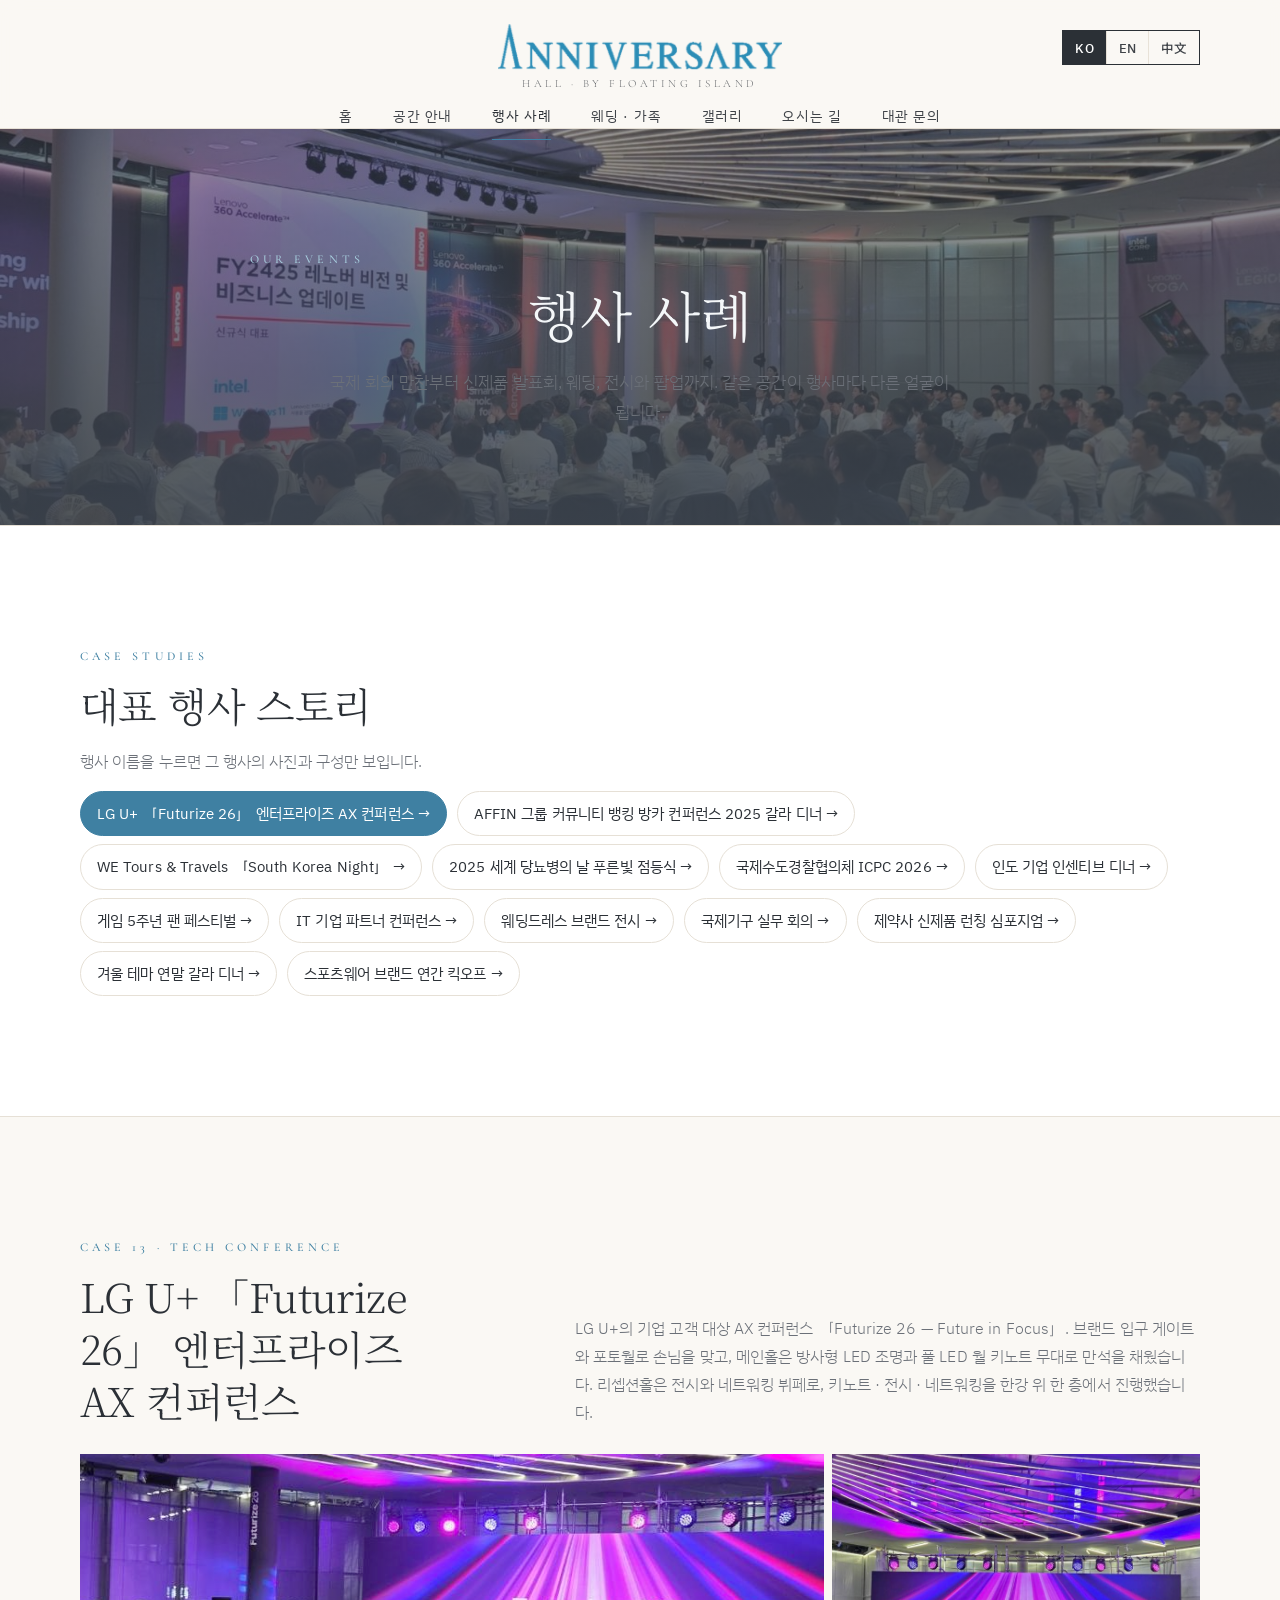
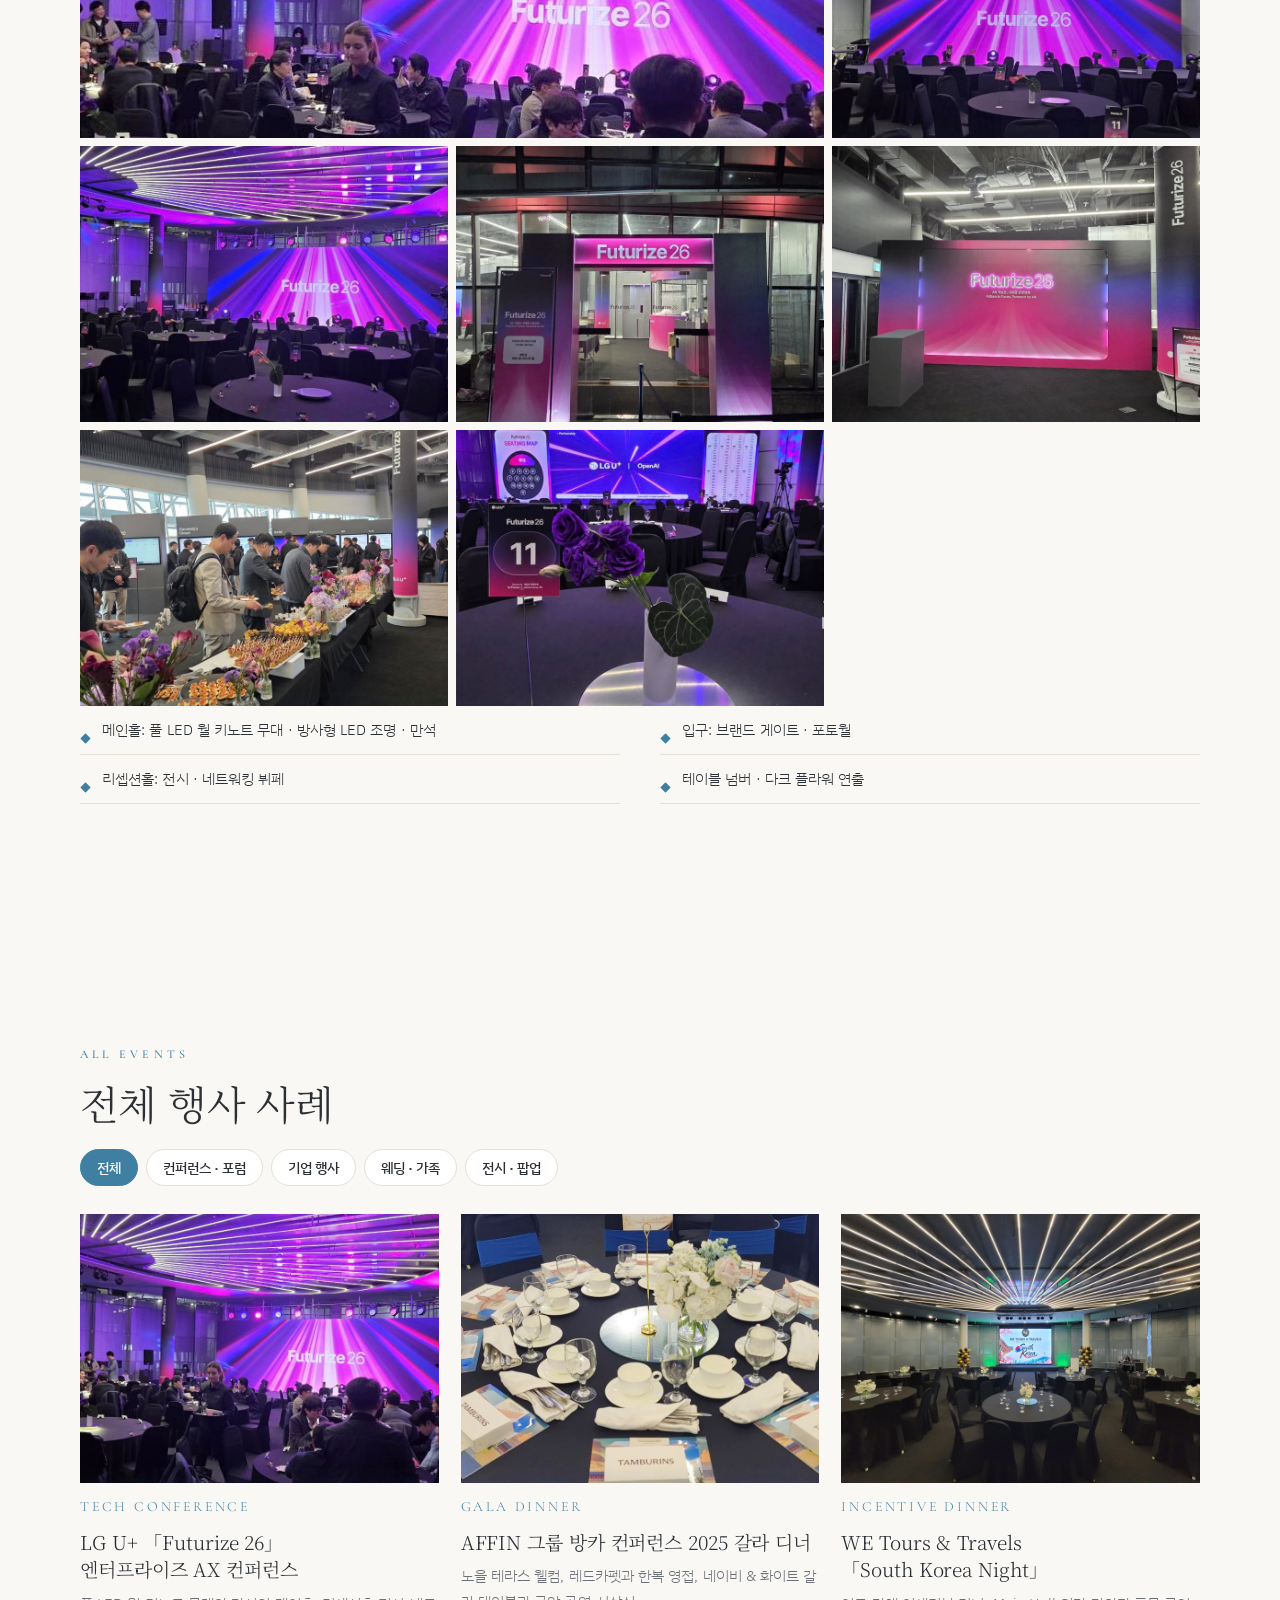
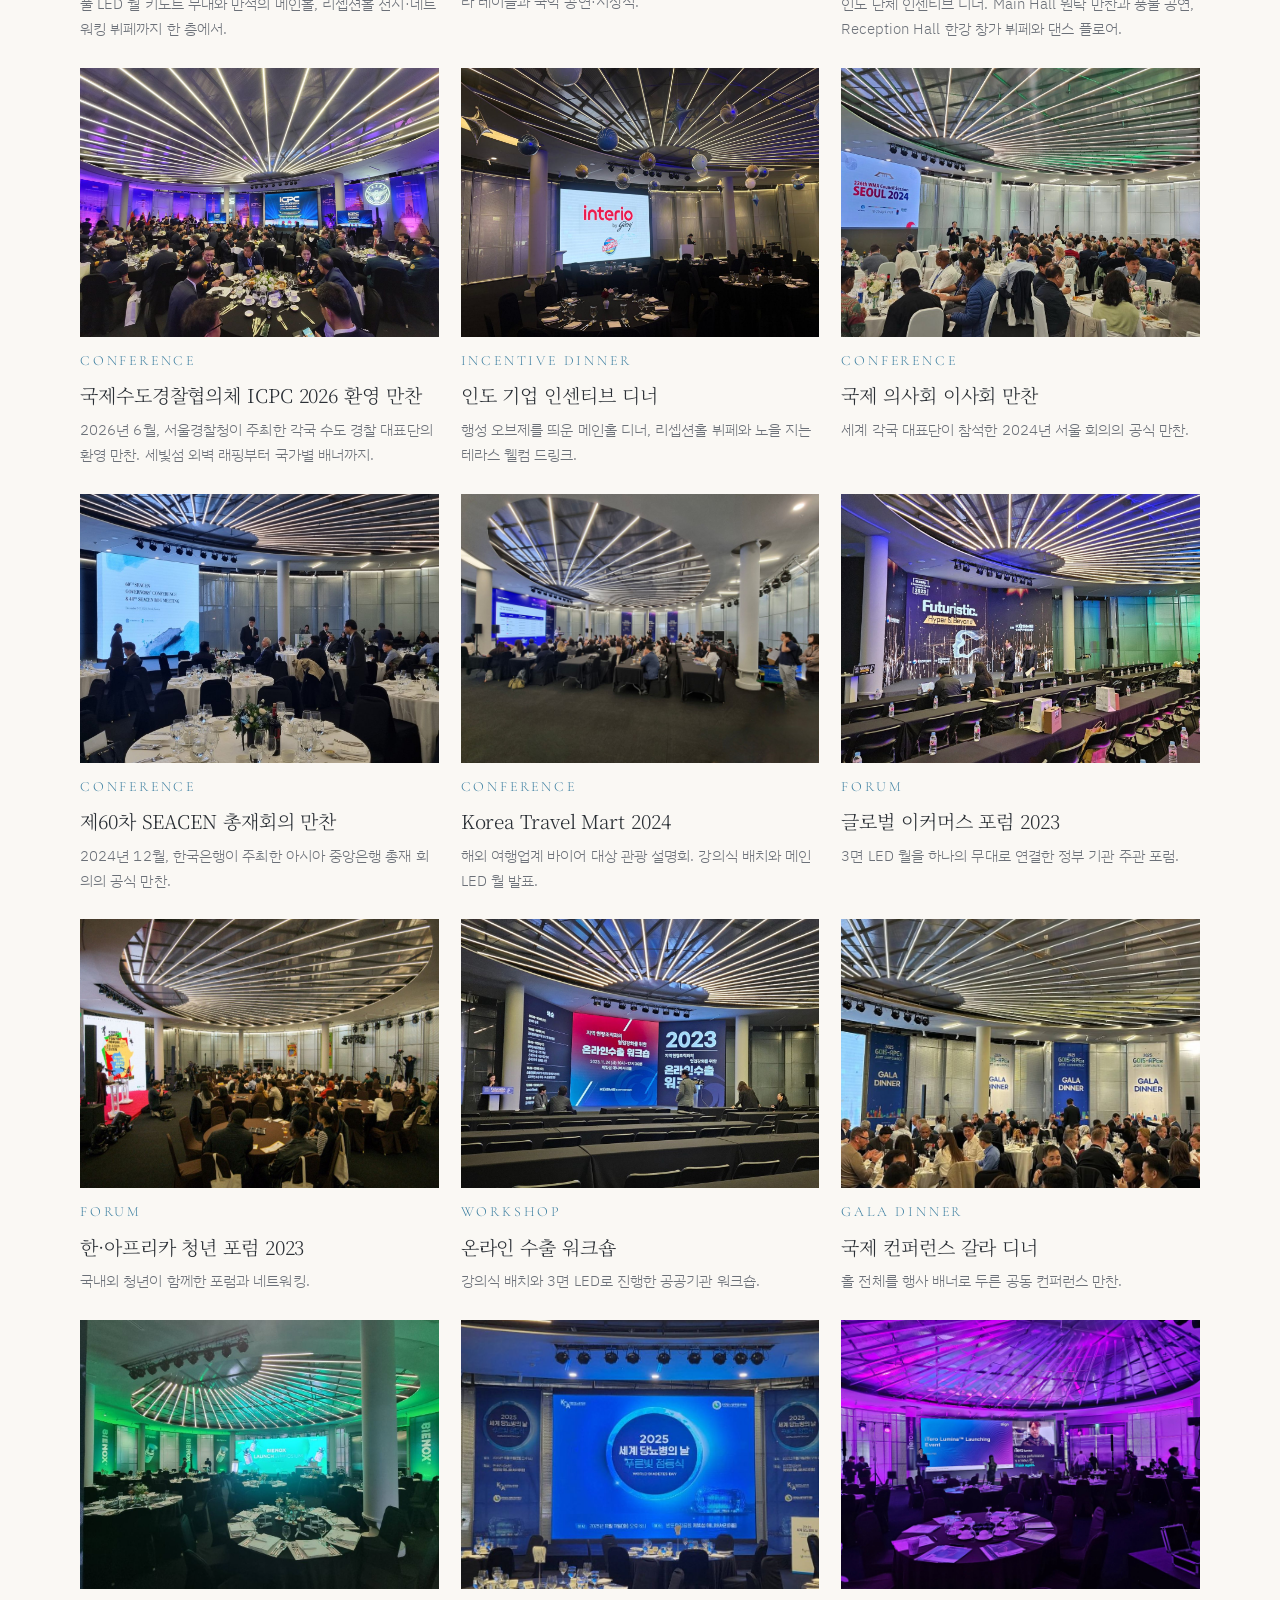
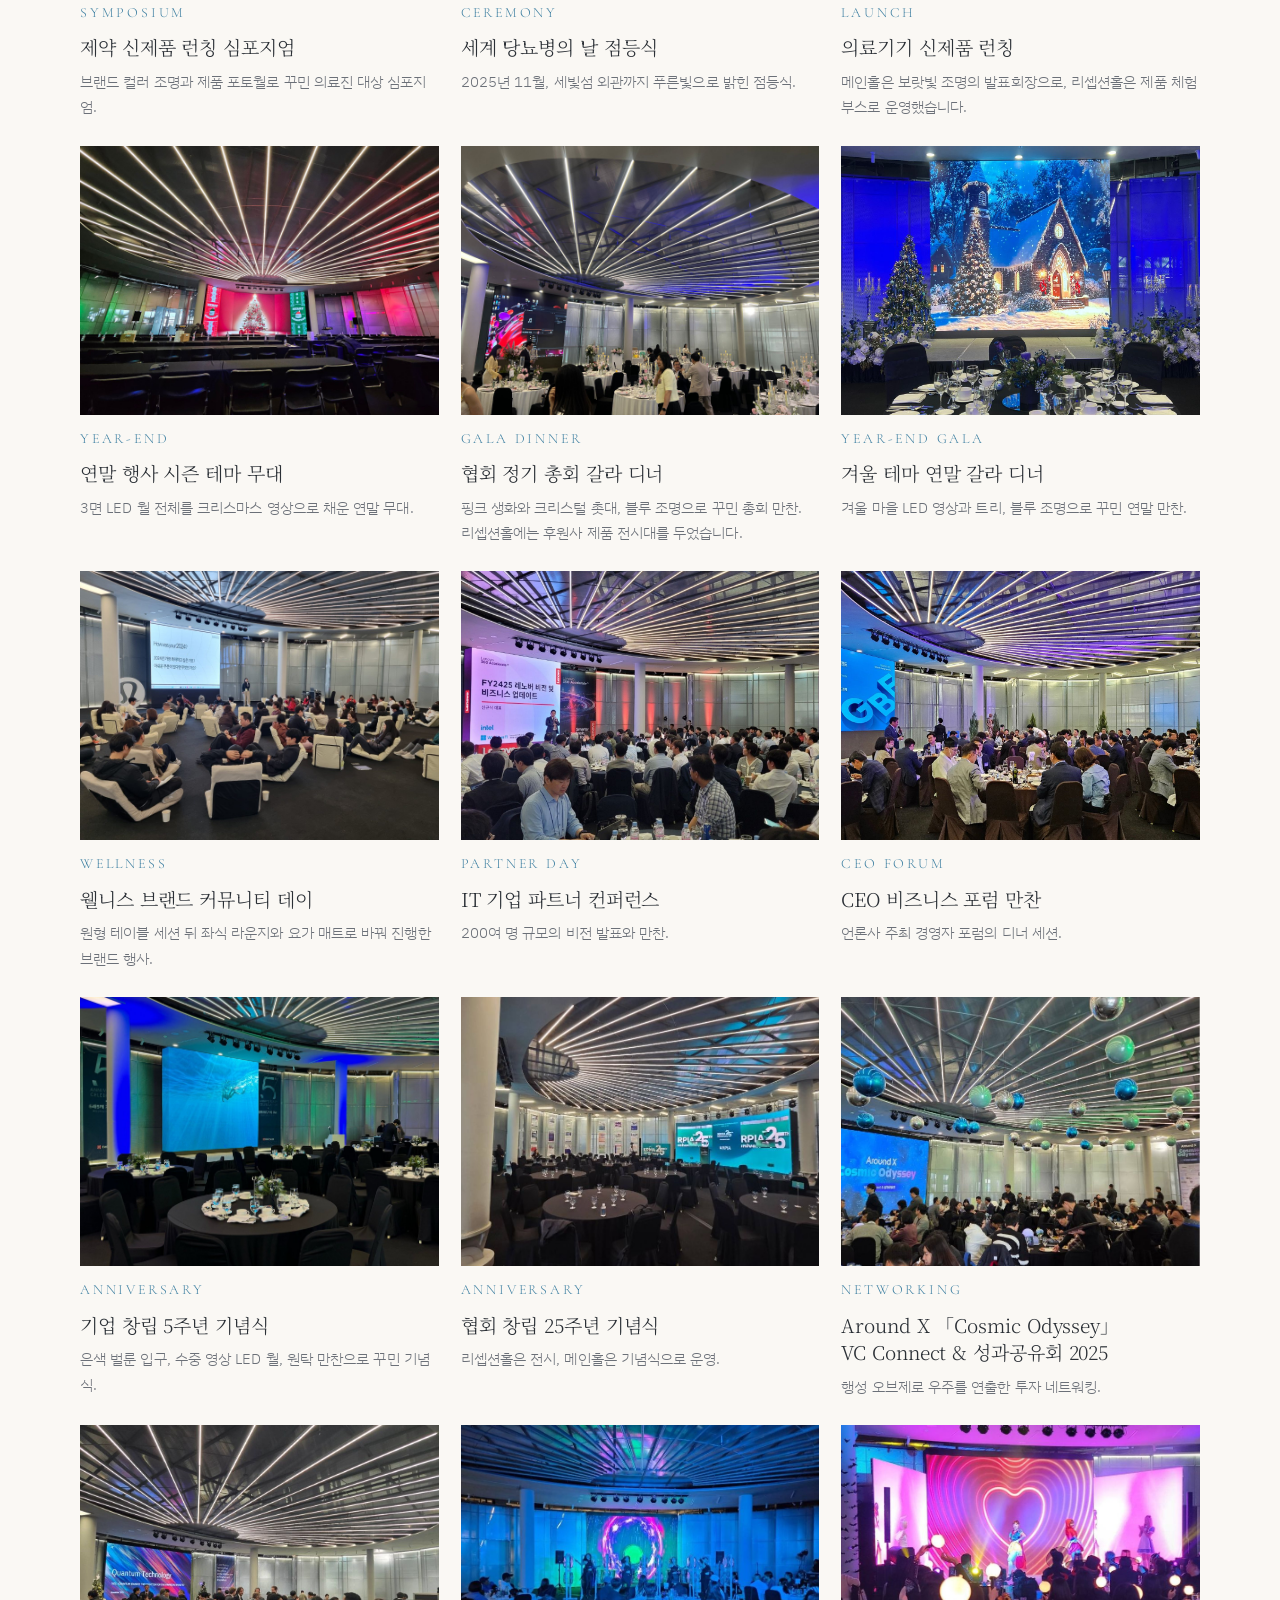
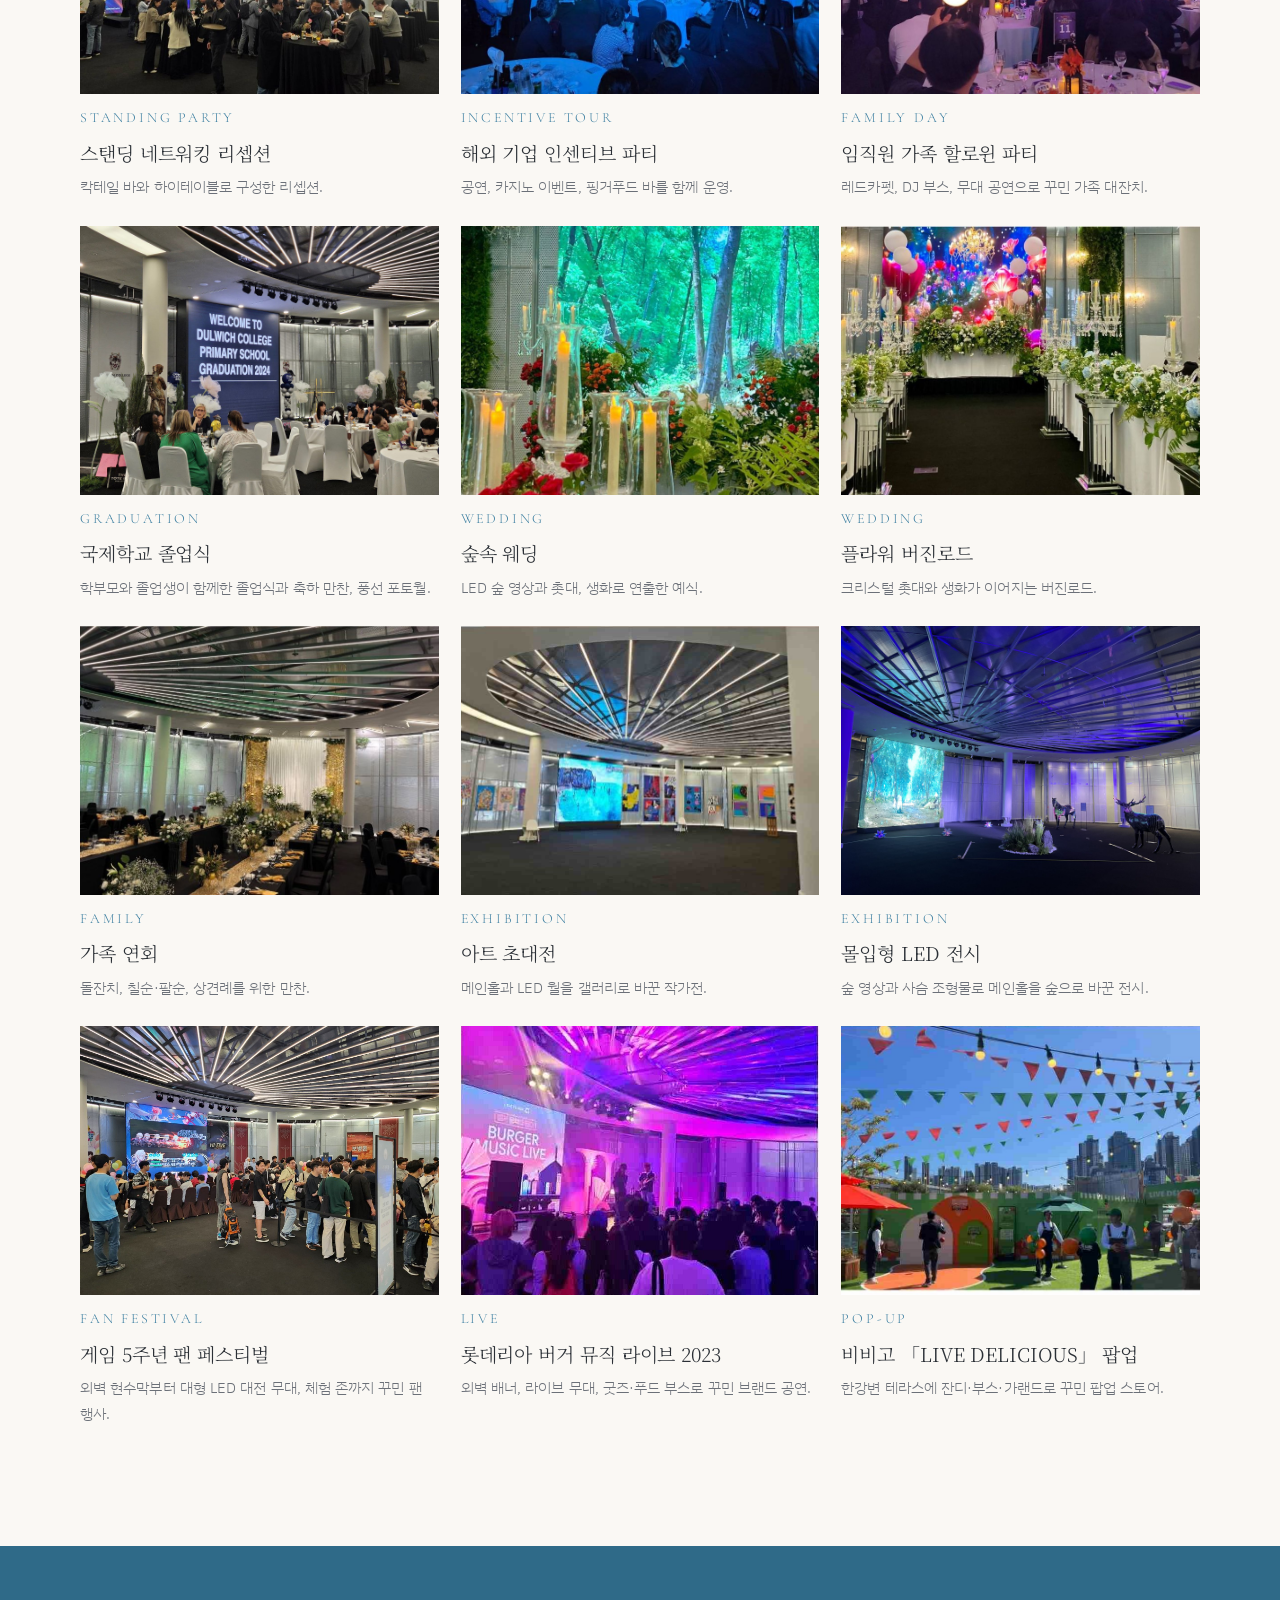
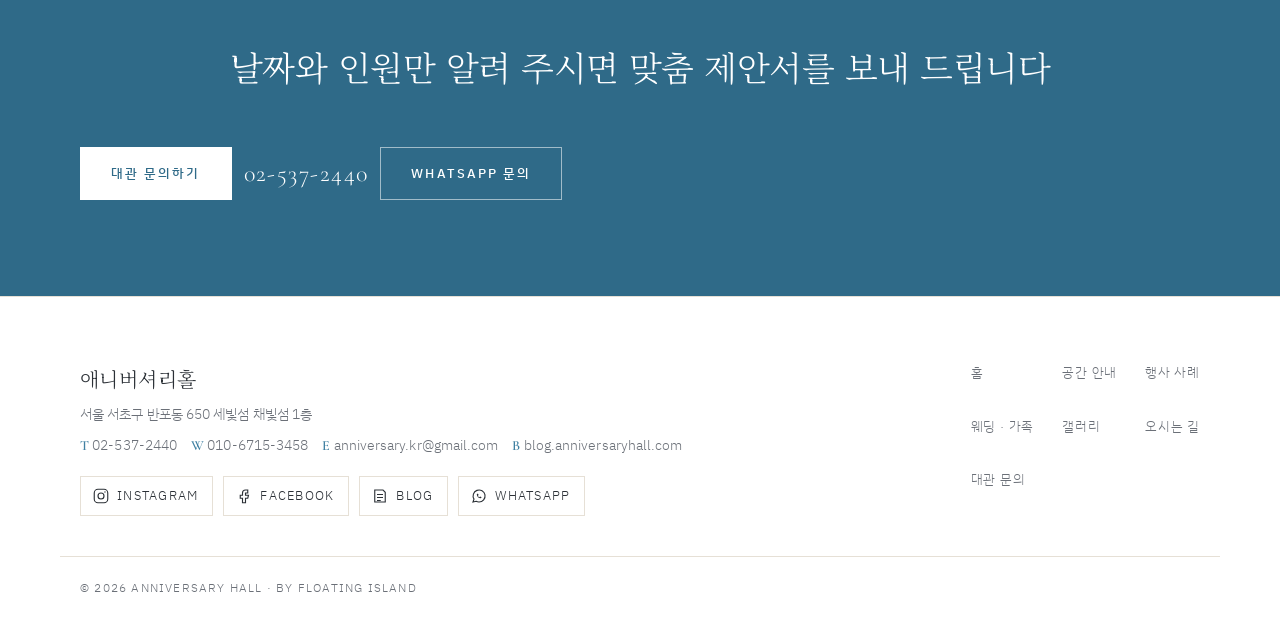
<file: events.html>
<!doctype html>
<html lang="ko">
<head>
<meta charset="utf-8">
<meta name="viewport" content="width=device-width, initial-scale=1, viewport-fit=cover">
<title>행사 사례 | 애니버셔리홀</title>
<meta name="description" content="애니버셔리홀에서 열린 국제 회의, 기업 행사, 웨딩, 전시와 팝업 사례.">
<meta property="og:title" content="행사 사례 | 애니버셔리홀">
<meta property="og:description" content="애니버셔리홀에서 열린 국제 회의, 기업 행사, 웨딩, 전시와 팝업 사례.">
<meta property="og:image" content="img/hero.jpg">
<link rel="preconnect" href="https://fonts.googleapis.com">
<link rel="preconnect" href="https://fonts.gstatic.com" crossorigin>
<link rel="stylesheet" href="https://fonts.googleapis.com/css2?family=Cormorant+Garamond:wght@400;500;600&family=Noto+Serif+KR:wght@300;400&family=IBM+Plex+Sans+KR:wght@300;400;500;600&family=Noto+Sans+SC:wght@300;400;500&display=swap">
<link rel="stylesheet" href="assets/style.css?v=202610212010">
</head>
<body data-title-key="title.events">
<header class="site-head" id="top">
  <div class="wrap bar">
    <a class="brand" href="./"><img src="img/logo-blue.png" alt="ANNIVERSARY" width="150" height="34"><small>HALL · BY FLOATING ISLAND</small></a>
    <nav aria-label="Main"><ul class="menu" id="menu"><li><a href="./"><span data-i18n="nav.home">홈</span></a></li><li><a href="spaces.html"><span data-i18n="nav.spaces">공간 안내</span></a></li><li><a href="events.html" aria-current="page"><span data-i18n="nav.events">행사 사례</span></a></li><li><a href="wedding.html"><span data-i18n="nav.wedding">웨딩 · 가족</span></a></li><li><a href="gallery.html"><span data-i18n="nav.gallery">갤러리</span></a></li><li><a href="location.html"><span data-i18n="nav.location">오시는 길</span></a></li><li><a href="contact.html"><span data-i18n="nav.contact">대관 문의</span></a></li></ul></nav>
    <div class="tools">
      <div class="lang" role="group" aria-label="Language">
        <button type="button" data-lang="ko" aria-pressed="true">KO</button><button type="button" data-lang="en" aria-pressed="false">EN</button><button type="button" data-lang="zh" aria-pressed="false">中文</button>
      </div>
      <button class="burger" type="button" aria-expanded="false" aria-controls="menu" aria-label="Menu"><span></span><span></span><span></span></button>
    </div>
  </div>
</header>
<main>
<section class="subhero" style="--img:url('../img/conf-lenovo.jpg')">
  <div class="wrap">
    <div class="eyebrow">Our Events</div>
    <h1 data-i18n="events.h1">행사 사례</h1>
    <p data-i18n="events.lead" class="lead">국제 회의 만찬부터 신제품 발표회, 웨딩, 전시와 팝업까지. 같은 공간이 행사마다 다른 얼굴이 됩니다.</p>
  </div>
</section><section class="sec tint case-intro"><div class="wrap">
  <div class="eyebrow">Case Studies</div>
  <h2 data-i18n="cs.h">대표 행사 스토리</h2>
  <p data-i18n="cs.p" class="muted">행사 이름을 누르면 그 행사의 사진과 구성만 보입니다.</p>
  <div class="case-links" id="caseLinks"></div>
</div></section>
<div id="cases"></div><section class="sec"><div class="wrap">
  <div class="eyebrow">All Events</div><h2 data-i18n="ev.all">전체 행사 사례</h2>
  <div class="chips" style="margin-top:20px" role="group" aria-label="Filter">
    <button type="button" class="chip" aria-pressed="true" data-f="all"><span data-i18n="f.all">전체</span></button>
    <button type="button" class="chip" aria-pressed="false" data-f="conf"><span data-i18n="f.conf">컨퍼런스 · 포럼</span></button>
    <button type="button" class="chip" aria-pressed="false" data-f="corp"><span data-i18n="f.corp">기업 행사</span></button>
    <button type="button" class="chip" aria-pressed="false" data-f="wed"><span data-i18n="f.wed">웨딩 · 가족</span></button>
    <button type="button" class="chip" aria-pressed="false" data-f="pop"><span data-i18n="f.pop">전시 · 팝업</span></button>
  </div>
  <div class="ev-grid" id="evGrid"><figure class="ev" data-cat="conf"><button type="button" class="ph" data-full="img/futurize-fullhouse.jpg" data-cap="LG U+ Futurize 26"><img src="img/futurize-fullhouse.jpg" alt="LG U+ Futurize 26" loading="lazy"></button><span class="tag">Tech Conference</span><h3 data-i18n="evFT.t">LG U+ 「Futurize 26」 엔터프라이즈 AX 컨퍼런스</h3><p data-i18n="evFT.d">풀 LED 월 키노트 무대와 만석의 메인홀, 리셉션홀 전시·네트워킹 뷔페까지 한 층에서.</p></figure><figure class="ev" data-cat="corp"><button type="button" class="ph" data-full="img/affin-tables.jpg" data-cap="AFFIN Group Gala Dinner"><img src="img/affin-tables.jpg" alt="AFFIN Group Gala Dinner" loading="lazy"></button><span class="tag">Gala Dinner</span><h3 data-i18n="evAF.t">AFFIN 그룹 방카 컨퍼런스 2025 갈라 디너</h3><p data-i18n="evAF.d">노을 테라스 웰컴, 레드카펫과 한복 영접, 네이비 & 화이트 갈라 테이블과 국악 공연·시상식.</p></figure><figure class="ev" data-cat="corp"><button type="button" class="ph" data-full="img/wetours-tables.jpg" data-cap="WE Tours &amp; Travels — South Korea Night"><img src="img/wetours-tables.jpg" alt="WE Tours &amp; Travels — South Korea Night" loading="lazy"></button><span class="tag">Incentive Dinner</span><h3 data-i18n="evWT.t">WE Tours &amp; Travels 「South Korea Night」</h3><p data-i18n="evWT.d">인도 단체 인센티브 디너. Main Hall 원탁 만찬과 풍물 공연, Reception Hall 한강 창가 뷔페와 댄스 플로어.</p></figure><figure class="ev" data-cat="conf"><button type="button" class="ph" data-full="img/icpc-dinner-wide.jpg" data-cap="국제수도경찰협의체 ICPC 2026 환영 만찬"><img src="img/icpc-dinner-wide.jpg" alt="국제수도경찰협의체 ICPC 2026 환영 만찬" loading="lazy"></button><span class="tag">Conference</span><h3 data-i18n="ev0.t">국제수도경찰협의체 ICPC 2026 환영 만찬</h3><p data-i18n="ev0.d">2026년 6월, 서울경찰청이 주최한 각국 수도 경찰 대표단의 환영 만찬. 세빛섬 외벽 래핑부터 국가별 배너까지.</p></figure><figure class="ev" data-cat="corp"><button type="button" class="ph" data-full="img/inc-mainhall.jpg" data-cap="인도 기업 인센티브 디너"><img src="img/inc-mainhall.jpg" alt="인도 기업 인센티브 디너" loading="lazy"></button><span class="tag">Incentive Dinner</span><h3 data-i18n="ev1.t">인도 기업 인센티브 디너</h3><p data-i18n="ev1.d">행성 오브제를 띄운 메인홀 디너, 리셉션홀 뷔페와 노을 지는 테라스 웰컴 드링크.</p></figure><figure class="ev" data-cat="conf"><button type="button" class="ph" data-full="img/conf-wma.jpg" data-cap="국제 의사회 이사회 만찬"><img src="img/conf-wma.jpg" alt="국제 의사회 이사회 만찬" loading="lazy"></button><span class="tag">Conference</span><h3 data-i18n="ev2.t">국제 의사회 이사회 만찬</h3><p data-i18n="ev2.d">세계 각국 대표단이 참석한 2024년 서울 회의의 공식 만찬.</p></figure><figure class="ev" data-cat="conf"><button type="button" class="ph" data-full="img/conf-seacen.jpg" data-cap="제60차 SEACEN 총재회의 만찬"><img src="img/conf-seacen.jpg" alt="제60차 SEACEN 총재회의 만찬" loading="lazy"></button><span class="tag">Conference</span><h3 data-i18n="ev3.t">제60차 SEACEN 총재회의 만찬</h3><p data-i18n="ev3.d">2024년 12월, 한국은행이 주최한 아시아 중앙은행 총재 회의의 공식 만찬.</p></figure><figure class="ev" data-cat="conf"><button type="button" class="ph" data-full="img/conf-ktm.jpg" data-cap="Korea Travel Mart 2024"><img src="img/conf-ktm.jpg" alt="Korea Travel Mart 2024" loading="lazy"></button><span class="tag">Conference</span><h3 data-i18n="ev4.t">Korea Travel Mart 2024</h3><p data-i18n="ev4.d">해외 여행업계 바이어 대상 관광 설명회. 강의식 배치와 메인 LED 월 발표.</p></figure><figure class="ev" data-cat="conf"><button type="button" class="ph" data-full="img/conf-futuristic.jpg" data-cap="글로벌 이커머스 포럼 2023"><img src="img/conf-futuristic.jpg" alt="글로벌 이커머스 포럼 2023" loading="lazy"></button><span class="tag">Forum</span><h3 data-i18n="ev5.t">글로벌 이커머스 포럼 2023</h3><p data-i18n="ev5.d">3면 LED 월을 하나의 무대로 연결한 정부 기관 주관 포럼.</p></figure><figure class="ev" data-cat="conf"><button type="button" class="ph" data-full="img/conf-africa.jpg" data-cap="한·아프리카 청년 포럼 2023"><img src="img/conf-africa.jpg" alt="한·아프리카 청년 포럼 2023" loading="lazy"></button><span class="tag">Forum</span><h3 data-i18n="ev6.t">한·아프리카 청년 포럼 2023</h3><p data-i18n="ev6.d">국내외 청년이 함께한 포럼과 네트워킹.</p></figure><figure class="ev" data-cat="conf"><button type="button" class="ph" data-full="img/conf-workshop.jpg" data-cap="온라인 수출 워크숍"><img src="img/conf-workshop.jpg" alt="온라인 수출 워크숍" loading="lazy"></button><span class="tag">Workshop</span><h3 data-i18n="ev7.t">온라인 수출 워크숍</h3><p data-i18n="ev7.d">강의식 배치와 3면 LED로 진행한 공공기관 워크숍.</p></figure><figure class="ev" data-cat="conf"><button type="button" class="ph" data-full="img/ev-gala.jpg" data-cap="국제 컨퍼런스 갈라 디너"><img src="img/ev-gala.jpg" alt="국제 컨퍼런스 갈라 디너" loading="lazy"></button><span class="tag">Gala Dinner</span><h3 data-i18n="ev8.t">국제 컨퍼런스 갈라 디너</h3><p data-i18n="ev8.d">홀 전체를 행사 배너로 두른 공동 컨퍼런스 만찬.</p></figure><figure class="ev" data-cat="conf"><button type="button" class="ph" data-full="img/ev-medical.jpg" data-cap="제약 신제품 런칭 심포지엄"><img src="img/ev-medical.jpg" alt="제약 신제품 런칭 심포지엄" loading="lazy"></button><span class="tag">Symposium</span><h3 data-i18n="ev9.t">제약 신제품 런칭 심포지엄</h3><p data-i18n="ev9.d">브랜드 컬러 조명과 제품 포토월로 꾸민 의료진 대상 심포지엄.</p></figure><figure class="ev" data-cat="conf"><button type="button" class="ph" data-full="img/ev-diabetes.jpg" data-cap="세계 당뇨병의 날 점등식"><img src="img/ev-diabetes.jpg" alt="세계 당뇨병의 날 점등식" loading="lazy"></button><span class="tag">Ceremony</span><h3 data-i18n="ev10.t">세계 당뇨병의 날 점등식</h3><p data-i18n="ev10.d">2025년 11월, 세빛섬 외관까지 푸른빛으로 밝힌 점등식.</p></figure><figure class="ev" data-cat="corp"><button type="button" class="ph" data-full="img/main-launch.jpg" data-cap="의료기기 신제품 런칭"><img src="img/main-launch.jpg" alt="의료기기 신제품 런칭" loading="lazy"></button><span class="tag">Launch</span><h3 data-i18n="ev11.t">의료기기 신제품 런칭</h3><p data-i18n="ev11.d">메인홀은 보랏빛 조명의 발표회장으로, 리셉션홀은 제품 체험 부스로 운영했습니다.</p></figure><figure class="ev" data-cat="corp"><button type="button" class="ph" data-full="img/main-xmas-wide.jpg" data-cap="연말 행사 시즌 테마 무대"><img src="img/main-xmas-wide.jpg" alt="연말 행사 시즌 테마 무대" loading="lazy"></button><span class="tag">Year-end</span><h3 data-i18n="ev12.t">연말 행사 시즌 테마 무대</h3><p data-i18n="ev12.d">3면 LED 월 전체를 크리스마스 영상으로 채운 연말 무대.</p></figure><figure class="ev" data-cat="corp"><button type="button" class="ph" data-full="img/pink-hall.jpg" data-cap="협회 정기 총회 갈라 디너"><img src="img/pink-hall.jpg" alt="협회 정기 총회 갈라 디너" loading="lazy"></button><span class="tag">Gala Dinner</span><h3 data-i18n="ev13.t">협회 정기 총회 갈라 디너</h3><p data-i18n="ev13.d">핑크 생화와 크리스털 촛대, 블루 조명으로 꾸민 총회 만찬. 리셉션홀에는 후원사 제품 전시대를 두었습니다.</p></figure><figure class="ev" data-cat="corp"><button type="button" class="ph" data-full="img/win-church.jpg" data-cap="겨울 테마 연말 갈라 디너"><img src="img/win-church.jpg" alt="겨울 테마 연말 갈라 디너" loading="lazy"></button><span class="tag">Year-end Gala</span><h3 data-i18n="ev14.t">겨울 테마 연말 갈라 디너</h3><p data-i18n="ev14.d">겨울 마을 LED 영상과 트리, 블루 조명으로 꾸민 연말 만찬.</p></figure><figure class="ev" data-cat="corp"><button type="button" class="ph" data-full="img/well-session.jpg" data-cap="웰니스 브랜드 커뮤니티 데이"><img src="img/well-session.jpg" alt="웰니스 브랜드 커뮤니티 데이" loading="lazy"></button><span class="tag">Wellness</span><h3 data-i18n="ev15.t">웰니스 브랜드 커뮤니티 데이</h3><p data-i18n="ev15.d">원형 테이블 세션 뒤 좌식 라운지와 요가 매트로 바꿔 진행한 브랜드 행사.</p></figure><figure class="ev" data-cat="corp"><button type="button" class="ph" data-full="img/conf-lenovo.jpg" data-cap="IT 기업 파트너 컨퍼런스"><img src="img/conf-lenovo.jpg" alt="IT 기업 파트너 컨퍼런스" loading="lazy"></button><span class="tag">Partner Day</span><h3 data-i18n="ev16.t">IT 기업 파트너 컨퍼런스</h3><p data-i18n="ev16.d">200여 명 규모의 비전 발표와 만찬.</p></figure><figure class="ev" data-cat="corp"><button type="button" class="ph" data-full="img/conf-gbf.jpg" data-cap="CEO 비즈니스 포럼 만찬"><img src="img/conf-gbf.jpg" alt="CEO 비즈니스 포럼 만찬" loading="lazy"></button><span class="tag">CEO Forum</span><h3 data-i18n="ev17.t">CEO 비즈니스 포럼 만찬</h3><p data-i18n="ev17.d">언론사 주최 경영자 포럼의 디너 세션.</p></figure><figure class="ev" data-cat="corp"><button type="button" class="ph" data-full="img/conf-5th.jpg" data-cap="기업 창립 5주년 기념식"><img src="img/conf-5th.jpg" alt="기업 창립 5주년 기념식" loading="lazy"></button><span class="tag">Anniversary</span><h3 data-i18n="ev18.t">기업 창립 5주년 기념식</h3><p data-i18n="ev18.d">은색 벌룬 입구, 수중 영상 LED 월, 원탁 만찬으로 꾸민 기념식.</p></figure><figure class="ev" data-cat="corp"><button type="button" class="ph" data-full="img/ev-krpia.jpg" data-cap="협회 창립 25주년 기념식"><img src="img/ev-krpia.jpg" alt="협회 창립 25주년 기념식" loading="lazy"></button><span class="tag">Anniversary</span><h3 data-i18n="ev19.t">협회 창립 25주년 기념식</h3><p data-i18n="ev19.d">리셉션홀은 전시, 메인홀은 기념식으로 운영.</p></figure><figure class="ev" data-cat="corp"><button type="button" class="ph" data-full="img/ev-vc.jpg" data-cap="Around X VC Connect & 성과공유회 2025"><img src="img/ev-vc.jpg" alt="Around X VC Connect & 성과공유회 2025" loading="lazy"></button><span class="tag">Networking</span><h3 data-i18n="ev20.t">Around X 「Cosmic Odyssey」 VC Connect & 성과공유회 2025</h3><p data-i18n="ev20.d">행성 오브제로 우주를 연출한 투자 네트워킹.</p></figure><figure class="ev" data-cat="corp"><button type="button" class="ph" data-full="img/ev-standing.jpg" data-cap="스탠딩 네트워킹 리셉션"><img src="img/ev-standing.jpg" alt="스탠딩 네트워킹 리셉션" loading="lazy"></button><span class="tag">Standing Party</span><h3 data-i18n="ev21.t">스탠딩 네트워킹 리셉션</h3><p data-i18n="ev21.d">칵테일 바와 하이테이블로 구성한 리셉션.</p></figure><figure class="ev" data-cat="corp"><button type="button" class="ph" data-full="img/ev-incentive.jpg" data-cap="해외 기업 인센티브 파티"><img src="img/ev-incentive.jpg" alt="해외 기업 인센티브 파티" loading="lazy"></button><span class="tag">Incentive Tour</span><h3 data-i18n="ev22.t">해외 기업 인센티브 파티</h3><p data-i18n="ev22.d">공연, 카지노 이벤트, 핑거푸드 바를 함께 운영.</p></figure><figure class="ev" data-cat="corp"><button type="button" class="ph" data-full="img/ev-halloween.jpg" data-cap="임직원 가족 할로윈 파티"><img src="img/ev-halloween.jpg" alt="임직원 가족 할로윈 파티" loading="lazy"></button><span class="tag">Family Day</span><h3 data-i18n="ev23.t">임직원 가족 할로윈 파티</h3><p data-i18n="ev23.d">레드카펫, DJ 부스, 무대 공연으로 꾸민 가족 대잔치.</p></figure><figure class="ev" data-cat="wed"><button type="button" class="ph" data-full="img/grad-stage.jpg" data-cap="국제학교 졸업식"><img src="img/grad-stage.jpg" alt="국제학교 졸업식" loading="lazy"></button><span class="tag">Graduation</span><h3 data-i18n="ev24.t">국제학교 졸업식</h3><p data-i18n="ev24.d">학부모와 졸업생이 함께한 졸업식과 축하 만찬, 풍선 포토월.</p></figure><figure class="ev" data-cat="wed"><button type="button" class="ph" data-full="img/wed-forest.jpg" data-cap="숲속 웨딩"><img src="img/wed-forest.jpg" alt="숲속 웨딩" loading="lazy"></button><span class="tag">Wedding</span><h3 data-i18n="ev25.t">숲속 웨딩</h3><p data-i18n="ev25.d">LED 숲 영상과 촛대, 생화로 연출한 예식.</p></figure><figure class="ev" data-cat="wed"><button type="button" class="ph" data-full="img/wed-aisle.jpg" data-cap="플라워 버진로드"><img src="img/wed-aisle.jpg" alt="플라워 버진로드" loading="lazy"></button><span class="tag">Wedding</span><h3 data-i18n="ev26.t">플라워 버진로드</h3><p data-i18n="ev26.d">크리스털 촛대와 생화가 이어지는 버진로드.</p></figure><figure class="ev" data-cat="wed"><button type="button" class="ph" data-full="img/family-dining.jpg" data-cap="가족 연회"><img src="img/family-dining.jpg" alt="가족 연회" loading="lazy"></button><span class="tag">Family</span><h3 data-i18n="ev27.t">가족 연회</h3><p data-i18n="ev27.d">돌잔치, 칠순·팔순, 상견례를 위한 만찬.</p></figure><figure class="ev" data-cat="pop"><button type="button" class="ph" data-full="img/exhibit.jpg" data-cap="아트 초대전"><img src="img/exhibit.jpg" alt="아트 초대전" loading="lazy"></button><span class="tag">Exhibition</span><h3 data-i18n="ev28.t">아트 초대전</h3><p data-i18n="ev28.d">메인홀과 LED 월을 갤러리로 바꾼 작가전.</p></figure><figure class="ev" data-cat="pop"><button type="button" class="ph" data-full="img/main-immersive.jpg" data-cap="몰입형 LED 전시"><img src="img/main-immersive.jpg" alt="몰입형 LED 전시" loading="lazy"></button><span class="tag">Exhibition</span><h3 data-i18n="ev29.t">몰입형 LED 전시</h3><p data-i18n="ev29.d">숲 영상과 사슴 조형물로 메인홀을 숲으로 바꾼 전시.</p></figure><figure class="ev" data-cat="pop"><button type="button" class="ph" data-full="img/ev-fanfest.jpg" data-cap="게임 5주년 팬 페스티벌"><img src="img/ev-fanfest.jpg" alt="게임 5주년 팬 페스티벌" loading="lazy"></button><span class="tag">Fan Festival</span><h3 data-i18n="ev30.t">게임 5주년 팬 페스티벌</h3><p data-i18n="ev30.d">외벽 현수막부터 대형 LED 대전 무대, 체험 존까지 꾸민 팬 행사.</p></figure><figure class="ev" data-cat="pop"><button type="button" class="ph" data-full="img/music-live.jpg" data-cap="롯데리아 버거 뮤직 라이브 2023"><img src="img/music-live.jpg" alt="롯데리아 버거 뮤직 라이브 2023" loading="lazy"></button><span class="tag">Live</span><h3 data-i18n="ev31.t">롯데리아 버거 뮤직 라이브 2023</h3><p data-i18n="ev31.d">외벽 배너, 라이브 무대, 굿즈·푸드 부스로 꾸민 브랜드 공연.</p></figure><figure class="ev" data-cat="pop"><button type="button" class="ph" data-full="img/popup-terrace.jpg" data-cap="비비고 LIVE DELICIOUS 팝업"><img src="img/popup-terrace.jpg" alt="비비고 LIVE DELICIOUS 팝업" loading="lazy"></button><span class="tag">Pop-up</span><h3 data-i18n="ev32.t">비비고 「LIVE DELICIOUS」 팝업</h3><p data-i18n="ev32.d">한강변 테라스에 잔디·부스·가랜드로 꾸민 팝업 스토어.</p></figure></div>
</div></section>
<section class="cta-band">
  <div class="wrap cta-in">
    <h2 data-i18n="cta.h">날짜와 인원만 알려 주시면 맞춤 제안서를 보내 드립니다</h2>
    <div class="cta-row"><a class="btn solid" href="contact.html"><span data-i18n="cta.btn">대관 문의하기</span></a><a class="cta-tel" href="tel:+8225372440">02-537-2440</a><a class="btn line wa" href="https://wa.me/821067153458" target="_blank" rel="noopener">WhatsApp 문의</a></div>
  </div>
</section>
</main>
<footer class="site-foot">
  <div class="wrap foot-grid">
    <div>
      <b class="foot-brand"><span data-i18n="brand">애니버셔리홀</span></b>
      <p data-i18n="foot.addr">서울 서초구 반포동 650 세빛섬 채빛섬 1층</p>
      <p class="foot-contact"><span style="white-space:nowrap"><span class="mono">T</span> <a href="tel:+8225372440">02-537-2440</a></span> <span style="white-space:nowrap"><span class="mono">W</span> <a href="https://wa.me/821067153458" target="_blank" rel="noopener">010-6715-3458</a></span> <span style="white-space:nowrap"><span class="mono">E</span> <a href="mailto:anniversary.kr@gmail.com">anniversary.kr@gmail.com</a></span> <span style="white-space:nowrap"><span class="mono">B</span> <a href="https://blog.anniversaryhall.com" target="_blank" rel="noopener">blog.anniversaryhall.com</a></span></p>
      <ul class="social" aria-label="Social">
        <li><a href="https://www.instagram.com/anniversaryhall" target="_blank" rel="noopener"><svg viewBox="0 0 24 24" width="18" height="18" fill="none" stroke="currentColor" stroke-width="1.5"><rect x="3" y="3" width="18" height="18" rx="5"/><circle cx="12" cy="12" r="4"/><circle cx="17.3" cy="6.7" r=".9" fill="currentColor" stroke="none"/></svg>Instagram</a></li>
        <li><a href="https://www.facebook.com/anniversaryhall" target="_blank" rel="noopener"><svg viewBox="0 0 24 24" width="18" height="18" fill="none" stroke="currentColor" stroke-width="1.5"><path d="M14 8h3V4h-3a4 4 0 00-4 4v3H7v4h3v6h4v-6h3l1-4h-4V8z"/></svg>Facebook</a></li>
        <li><a href="https://blog.anniversaryhall.com" target="_blank" rel="noopener"><svg viewBox="0 0 24 24" width="18" height="18" fill="none" stroke="currentColor" stroke-width="1.5"><path d="M5 4h11l3 3v13H5z"/><path d="M8 10h8M8 14h8M8 18h5"/></svg>Blog</a></li>
        <li><a href="https://wa.me/821067153458" target="_blank" rel="noopener"><svg viewBox="0 0 24 24" width="18" height="18" fill="none" stroke="currentColor" stroke-width="1.5"><path d="M4 20l1.3-3.8A8 8 0 1112 20a8 8 0 01-3.9-1z"/><path d="M9 9.5c0 3 2.5 5.5 5.5 5.5l1-1.5-2-1-1 1a4 4 0 01-2-2l1-1-1-2z" fill="currentColor" stroke="none"/></svg>WhatsApp</a></li>
      </ul>
    </div>
    <ul class="foot-links"><li><a href="./"><span data-i18n="nav.home">홈</span></a></li><li><a href="spaces.html"><span data-i18n="nav.spaces">공간 안내</span></a></li><li><a href="events.html"><span data-i18n="nav.events">행사 사례</span></a></li><li><a href="wedding.html"><span data-i18n="nav.wedding">웨딩 · 가족</span></a></li><li><a href="gallery.html"><span data-i18n="nav.gallery">갤러리</span></a></li><li><a href="location.html"><span data-i18n="nav.location">오시는 길</span></a></li><li><a href="contact.html"><span data-i18n="nav.contact">대관 문의</span></a></li></ul>
  </div>
  <div class="wrap foot-copy">© 2026 Anniversary Hall · by Floating Island</div>
</footer>
<dialog class="lb" id="lb" aria-label="Photo"><button type="button" id="lbClose" aria-label="Close">×</button><img id="lbImg" alt=""><p id="lbCap"></p></dialog>
<script src="assets/i18n.js?v=202610212010"></script>
<script src="assets/site.js?v=202610122121"></script>
</body>
</html>
</file>
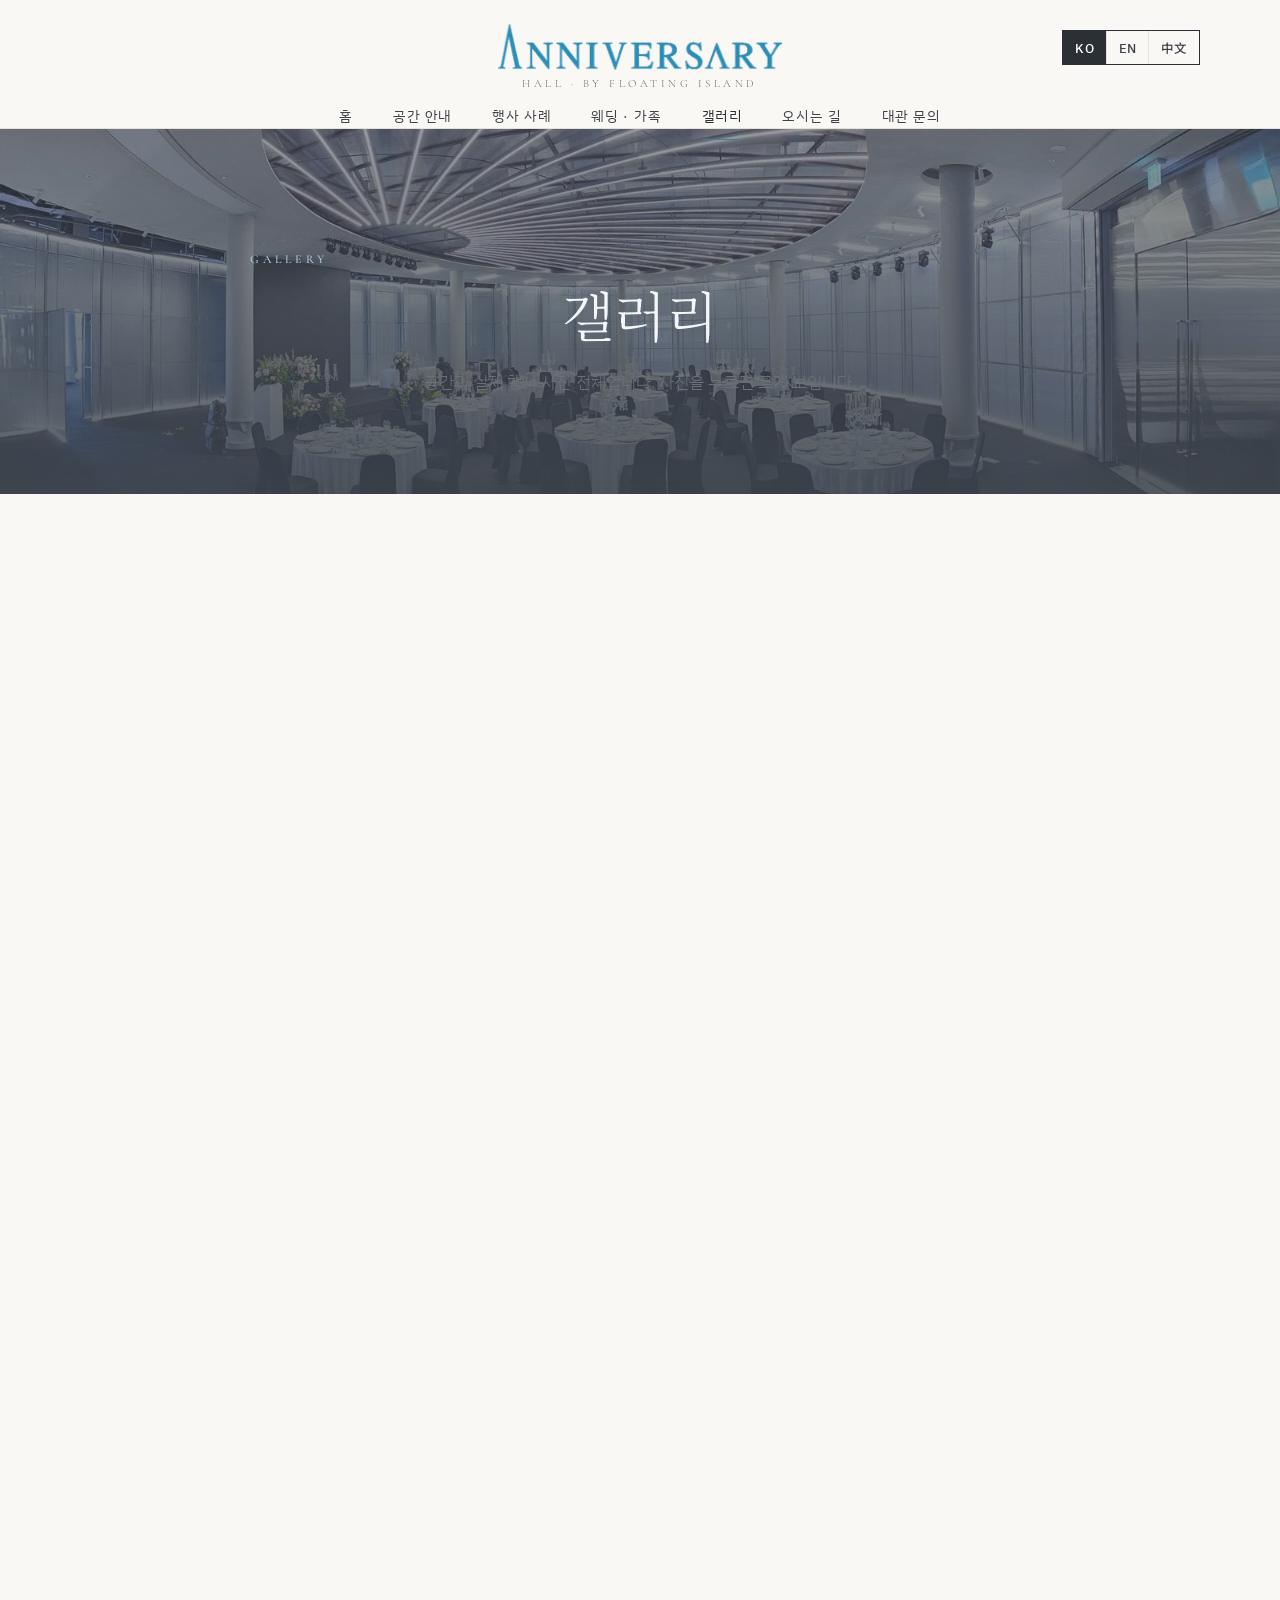
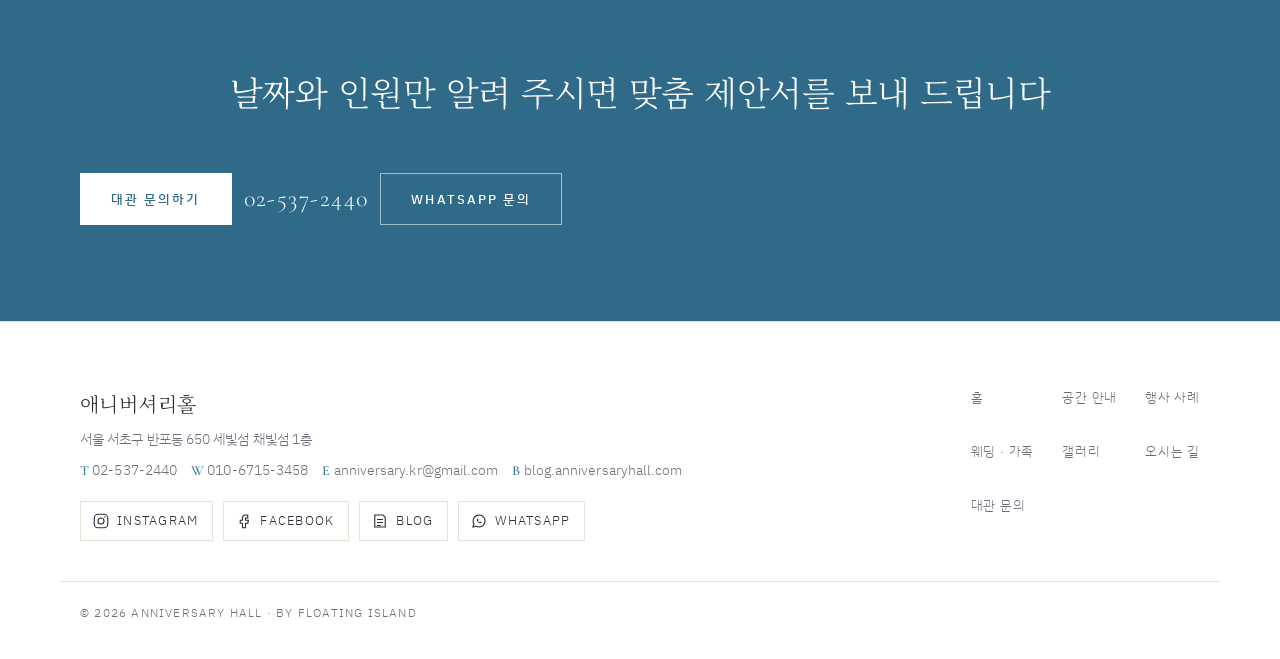
<file: gallery.html>
<!doctype html>
<html lang="ko">
<head>
<meta charset="utf-8">
<meta name="viewport" content="width=device-width, initial-scale=1, viewport-fit=cover">
<title>갤러리 | 애니버셔리홀</title>
<meta name="description" content="애니버셔리홀 공간과 행사 사진 전체 갤러리.">
<meta property="og:title" content="갤러리 | 애니버셔리홀">
<meta property="og:description" content="애니버셔리홀 공간과 행사 사진 전체 갤러리.">
<meta property="og:image" content="img/hero.jpg">
<link rel="preconnect" href="https://fonts.googleapis.com">
<link rel="preconnect" href="https://fonts.gstatic.com" crossorigin>
<link rel="stylesheet" href="https://fonts.googleapis.com/css2?family=Cormorant+Garamond:wght@400;500;600&family=Noto+Serif+KR:wght@300;400&family=IBM+Plex+Sans+KR:wght@300;400;500;600&family=Noto+Sans+SC:wght@300;400;500&display=swap">
<link rel="stylesheet" href="assets/style.css?v=202610212010">
</head>
<body data-title-key="title.gallery">
<header class="site-head" id="top">
  <div class="wrap bar">
    <a class="brand" href="./"><img src="img/logo-blue.png" alt="ANNIVERSARY" width="150" height="34"><small>HALL · BY FLOATING ISLAND</small></a>
    <nav aria-label="Main"><ul class="menu" id="menu"><li><a href="./"><span data-i18n="nav.home">홈</span></a></li><li><a href="spaces.html"><span data-i18n="nav.spaces">공간 안내</span></a></li><li><a href="events.html"><span data-i18n="nav.events">행사 사례</span></a></li><li><a href="wedding.html"><span data-i18n="nav.wedding">웨딩 · 가족</span></a></li><li><a href="gallery.html" aria-current="page"><span data-i18n="nav.gallery">갤러리</span></a></li><li><a href="location.html"><span data-i18n="nav.location">오시는 길</span></a></li><li><a href="contact.html"><span data-i18n="nav.contact">대관 문의</span></a></li></ul></nav>
    <div class="tools">
      <div class="lang" role="group" aria-label="Language">
        <button type="button" data-lang="ko" aria-pressed="true">KO</button><button type="button" data-lang="en" aria-pressed="false">EN</button><button type="button" data-lang="zh" aria-pressed="false">中文</button>
      </div>
      <button class="burger" type="button" aria-expanded="false" aria-controls="menu" aria-label="Menu"><span></span><span></span><span></span></button>
    </div>
  </div>
</header>
<main>
<section class="subhero" style="--img:url('../img/mainhall-pano.jpg')">
  <div class="wrap">
    <div class="eyebrow">Gallery</div>
    <h1 data-i18n="gal.h1">갤러리</h1>
    <p data-i18n="gal.lead" class="lead">공간과 실제 행사 사진 전체입니다. 사진을 누르면 크게 보입니다.</p>
  </div>
</section><section class="sec"><div class="wrap">
  <div class="chips"><button type="button" class="chip" data-f="all" aria-pressed="true"><span data-i18n="gal.all">전체</span></button><button type="button" class="chip" data-f="spaces" aria-pressed="false">공간</button><button type="button" class="chip" data-f="corporate" aria-pressed="false">기업 행사</button><button type="button" class="chip" data-f="celebration" aria-pressed="false">웨딩</button></div>
  <div class="ev-grid gal-grid" id="evGrid"><div class="ev" data-cat="spaces"><button type="button" class="ph" data-full="img/cocktail-bar.jpg" data-cap="칵테일 바"><img src="img/cocktail-bar.jpg" alt="칵테일 바" loading="lazy"></button></div><div class="ev" data-cat="spaces"><button type="button" class="ph" data-full="img/entrance-5th.jpg" data-cap="입구 연출"><img src="img/entrance-5th.jpg" alt="입구 연출" loading="lazy"></button></div><div class="ev" data-cat="spaces"><button type="button" class="ph" data-full="img/entrance.jpg" data-cap="입구 연출"><img src="img/entrance.jpg" alt="입구 연출" loading="lazy"></button></div><div class="ev" data-cat="spaces"><button type="button" class="ph" data-full="img/ext-banner.jpg" data-cap="외벽 현수막"><img src="img/ext-banner.jpg" alt="외벽 현수막" loading="lazy"></button></div><div class="ev" data-cat="spaces"><button type="button" class="ph" data-full="img/ext-banner2.jpg" data-cap="외벽 현수막"><img src="img/ext-banner2.jpg" alt="외벽 현수막" loading="lazy"></button></div><div class="ev" data-cat="spaces"><button type="button" class="ph" data-full="img/exterior-day.jpg" data-cap="채빛섬 외관"><img src="img/exterior-day.jpg" alt="채빛섬 외관" loading="lazy"></button></div><div class="ev" data-cat="spaces"><button type="button" class="ph" data-full="img/exterior-day2.jpg" data-cap="채빛섬 외관"><img src="img/exterior-day2.jpg" alt="채빛섬 외관" loading="lazy"></button></div><div class="ev" data-cat="spaces"><button type="button" class="ph" data-full="img/exterior-night.jpg" data-cap="채빛섬 외관"><img src="img/exterior-night.jpg" alt="채빛섬 외관" loading="lazy"></button></div><div class="ev" data-cat="spaces"><button type="button" class="ph" data-full="img/exterior-night2.jpg" data-cap="채빛섬 외관"><img src="img/exterior-night2.jpg" alt="채빛섬 외관" loading="lazy"></button></div><div class="ev" data-cat="spaces"><button type="button" class="ph" data-full="img/exterior-night3.jpg" data-cap="채빛섬 외관"><img src="img/exterior-night3.jpg" alt="채빛섬 외관" loading="lazy"></button></div><div class="ev" data-cat="spaces"><button type="button" class="ph" data-full="img/exterior-ref.jpg" data-cap="채빛섬 외관"><img src="img/exterior-ref.jpg" alt="채빛섬 외관" loading="lazy"></button></div><div class="ev" data-cat="spaces"><button type="button" class="ph" data-full="img/exterior-sign.jpg" data-cap="채빛섬 외관"><img src="img/exterior-sign.jpg" alt="채빛섬 외관" loading="lazy"></button></div><div class="ev" data-cat="spaces"><button type="button" class="ph" data-full="img/fountain-night.jpg" data-cap="달빛무지개분수"><img src="img/fountain-night.jpg" alt="달빛무지개분수" loading="lazy"></button></div><div class="ev" data-cat="spaces"><button type="button" class="ph" data-full="img/gallery-door.jpg" data-cap="갤러리"><img src="img/gallery-door.jpg" alt="갤러리" loading="lazy"></button></div><div class="ev" data-cat="spaces"><button type="button" class="ph" data-full="img/gallery-hall.jpg" data-cap="갤러리"><img src="img/gallery-hall.jpg" alt="갤러리" loading="lazy"></button></div><div class="ev" data-cat="spaces"><button type="button" class="ph" data-full="img/gallery-projection.jpg" data-cap="갤러리"><img src="img/gallery-projection.jpg" alt="갤러리" loading="lazy"></button></div><div class="ev" data-cat="spaces"><button type="button" class="ph" data-full="img/gallery-stair.jpg" data-cap="갤러리"><img src="img/gallery-stair.jpg" alt="갤러리" loading="lazy"></button></div><div class="ev" data-cat="spaces"><button type="button" class="ph" data-full="img/main-camera.jpg" data-cap="메인홀 행사"><img src="img/main-camera.jpg" alt="메인홀 행사" loading="lazy"></button></div><div class="ev" data-cat="spaces"><button type="button" class="ph" data-full="img/main-classroom.jpg" data-cap="메인홀 행사"><img src="img/main-classroom.jpg" alt="메인홀 행사" loading="lazy"></button></div><div class="ev" data-cat="spaces"><button type="button" class="ph" data-full="img/main-empty.jpg" data-cap="메인홀 행사"><img src="img/main-empty.jpg" alt="메인홀 행사" loading="lazy"></button></div><div class="ev" data-cat="spaces"><button type="button" class="ph" data-full="img/main-immersive.jpg" data-cap="메인홀 행사"><img src="img/main-immersive.jpg" alt="메인홀 행사" loading="lazy"></button></div><div class="ev" data-cat="spaces"><button type="button" class="ph" data-full="img/main-launch.jpg" data-cap="메인홀 행사"><img src="img/main-launch.jpg" alt="메인홀 행사" loading="lazy"></button></div><div class="ev" data-cat="spaces"><button type="button" class="ph" data-full="img/main-purple-wide.jpg" data-cap="메인홀 행사"><img src="img/main-purple-wide.jpg" alt="메인홀 행사" loading="lazy"></button></div><div class="ev" data-cat="spaces"><button type="button" class="ph" data-full="img/main-rear.jpg" data-cap="메인홀 행사"><img src="img/main-rear.jpg" alt="메인홀 행사" loading="lazy"></button></div><div class="ev" data-cat="spaces"><button type="button" class="ph" data-full="img/main-rounds.jpg" data-cap="메인홀 행사"><img src="img/main-rounds.jpg" alt="메인홀 행사" loading="lazy"></button></div><div class="ev" data-cat="spaces"><button type="button" class="ph" data-full="img/main-stage.jpg" data-cap="메인홀 행사"><img src="img/main-stage.jpg" alt="메인홀 행사" loading="lazy"></button></div><div class="ev" data-cat="spaces"><button type="button" class="ph" data-full="img/main-xmas-wide.jpg" data-cap="메인홀 행사"><img src="img/main-xmas-wide.jpg" alt="메인홀 행사" loading="lazy"></button></div><div class="ev" data-cat="spaces"><button type="button" class="ph" data-full="img/mainhall-door.jpg" data-cap="메인홀"><img src="img/mainhall-door.jpg" alt="메인홀" loading="lazy"></button></div><div class="ev" data-cat="spaces"><button type="button" class="ph" data-full="img/mainhall-entry.jpg" data-cap="메인홀"><img src="img/mainhall-entry.jpg" alt="메인홀" loading="lazy"></button></div><div class="ev" data-cat="spaces"><button type="button" class="ph" data-full="img/mainhall-gallery-pano.jpg" data-cap="메인홀"><img src="img/mainhall-gallery-pano.jpg" alt="메인홀" loading="lazy"></button></div><div class="ev" data-cat="spaces"><button type="button" class="ph" data-full="img/mainhall-pano.jpg" data-cap="메인홀"><img src="img/mainhall-pano.jpg" alt="메인홀" loading="lazy"></button></div><div class="ev" data-cat="spaces"><button type="button" class="ph" data-full="img/mainhall-purple.jpg" data-cap="메인홀"><img src="img/mainhall-purple.jpg" alt="메인홀" loading="lazy"></button></div><div class="ev" data-cat="spaces"><button type="button" class="ph" data-full="img/mainhall.jpg" data-cap="메인홀"><img src="img/mainhall.jpg" alt="메인홀" loading="lazy"></button></div><div class="ev" data-cat="spaces"><button type="button" class="ph" data-full="img/rec-booth.jpg" data-cap="리셉션홀"><img src="img/rec-booth.jpg" alt="리셉션홀" loading="lazy"></button></div><div class="ev" data-cat="spaces"><button type="button" class="ph" data-full="img/rec-booth2.jpg" data-cap="리셉션홀"><img src="img/rec-booth2.jpg" alt="리셉션홀" loading="lazy"></button></div><div class="ev" data-cat="spaces"><button type="button" class="ph" data-full="img/rec-expo-wide.jpg" data-cap="리셉션홀"><img src="img/rec-expo-wide.jpg" alt="리셉션홀" loading="lazy"></button></div><div class="ev" data-cat="spaces"><button type="button" class="ph" data-full="img/reception-bar.jpg" data-cap="리셉션홀"><img src="img/reception-bar.jpg" alt="리셉션홀" loading="lazy"></button></div><div class="ev" data-cat="spaces"><button type="button" class="ph" data-full="img/reception-exhibit2.jpg" data-cap="리셉션홀"><img src="img/reception-exhibit2.jpg" alt="리셉션홀" loading="lazy"></button></div><div class="ev" data-cat="spaces"><button type="button" class="ph" data-full="img/reception-expo.jpg" data-cap="리셉션홀"><img src="img/reception-expo.jpg" alt="리셉션홀" loading="lazy"></button></div><div class="ev" data-cat="spaces"><button type="button" class="ph" data-full="img/reception.jpg" data-cap="리셉션홀"><img src="img/reception.jpg" alt="리셉션홀" loading="lazy"></button></div><div class="ev" data-cat="spaces"><button type="button" class="ph" data-full="img/sunset.jpg" data-cap="한강 노을"><img src="img/sunset.jpg" alt="한강 노을" loading="lazy"></button></div><div class="ev" data-cat="spaces"><button type="button" class="ph" data-full="img/terrace-entrance-sunset.jpg" data-cap="테라스"><img src="img/terrace-entrance-sunset.jpg" alt="테라스" loading="lazy"></button></div><div class="ev" data-cat="spaces"><button type="button" class="ph" data-full="img/terrace-fountain-group.jpg" data-cap="테라스"><img src="img/terrace-fountain-group.jpg" alt="테라스" loading="lazy"></button></div><div class="ev" data-cat="spaces"><button type="button" class="ph" data-full="img/terrace-fountain-guests.jpg" data-cap="테라스"><img src="img/terrace-fountain-guests.jpg" alt="테라스" loading="lazy"></button></div><div class="ev" data-cat="spaces"><button type="button" class="ph" data-full="img/terrace-fountain.jpg" data-cap="테라스"><img src="img/terrace-fountain.jpg" alt="테라스" loading="lazy"></button></div><div class="ev" data-cat="spaces"><button type="button" class="ph" data-full="img/terrace-night.jpg" data-cap="테라스"><img src="img/terrace-night.jpg" alt="테라스" loading="lazy"></button></div><div class="ev" data-cat="spaces"><button type="button" class="ph" data-full="img/terrace-tables-sunset.jpg" data-cap="테라스"><img src="img/terrace-tables-sunset.jpg" alt="테라스" loading="lazy"></button></div><div class="ev" data-cat="spaces"><button type="button" class="ph" data-full="img/terrace-thankyou.jpg" data-cap="테라스"><img src="img/terrace-thankyou.jpg" alt="테라스" loading="lazy"></button></div><div class="ev" data-cat="corporate"><button type="button" class="ph" data-full="img/conf-5th.jpg" data-cap="국제 회의"><img src="img/conf-5th.jpg" alt="국제 회의" loading="lazy"></button></div><div class="ev" data-cat="corporate"><button type="button" class="ph" data-full="img/conf-africa.jpg" data-cap="국제 회의"><img src="img/conf-africa.jpg" alt="국제 회의" loading="lazy"></button></div><div class="ev" data-cat="corporate"><button type="button" class="ph" data-full="img/conf-futuristic.jpg" data-cap="국제 회의"><img src="img/conf-futuristic.jpg" alt="국제 회의" loading="lazy"></button></div><div class="ev" data-cat="corporate"><button type="button" class="ph" data-full="img/conf-gbf.jpg" data-cap="국제 회의"><img src="img/conf-gbf.jpg" alt="국제 회의" loading="lazy"></button></div><div class="ev" data-cat="corporate"><button type="button" class="ph" data-full="img/conf-itero.jpg" data-cap="국제 회의"><img src="img/conf-itero.jpg" alt="국제 회의" loading="lazy"></button></div><div class="ev" data-cat="corporate"><button type="button" class="ph" data-full="img/conf-ktm.jpg" data-cap="국제 회의"><img src="img/conf-ktm.jpg" alt="국제 회의" loading="lazy"></button></div><div class="ev" data-cat="corporate"><button type="button" class="ph" data-full="img/conf-lenovo.jpg" data-cap="국제 회의"><img src="img/conf-lenovo.jpg" alt="국제 회의" loading="lazy"></button></div><div class="ev" data-cat="corporate"><button type="button" class="ph" data-full="img/conf-seacen.jpg" data-cap="국제 회의"><img src="img/conf-seacen.jpg" alt="국제 회의" loading="lazy"></button></div><div class="ev" data-cat="corporate"><button type="button" class="ph" data-full="img/conf-wma.jpg" data-cap="국제 회의"><img src="img/conf-wma.jpg" alt="국제 회의" loading="lazy"></button></div><div class="ev" data-cat="corporate"><button type="button" class="ph" data-full="img/conf-workshop.jpg" data-cap="국제 회의"><img src="img/conf-workshop.jpg" alt="국제 회의" loading="lazy"></button></div><div class="ev" data-cat="corporate"><button type="button" class="ph" data-full="img/ev-buffet.jpg" data-cap="기업 연회"><img src="img/ev-buffet.jpg" alt="기업 연회" loading="lazy"></button></div><div class="ev" data-cat="corporate"><button type="button" class="ph" data-full="img/ev-diabetes.jpg" data-cap="기업 연회"><img src="img/ev-diabetes.jpg" alt="기업 연회" loading="lazy"></button></div><div class="ev" data-cat="corporate"><button type="button" class="ph" data-full="img/ev-fanfest.jpg" data-cap="기업 연회"><img src="img/ev-fanfest.jpg" alt="기업 연회" loading="lazy"></button></div><div class="ev" data-cat="corporate"><button type="button" class="ph" data-full="img/ev-gala.jpg" data-cap="기업 연회"><img src="img/ev-gala.jpg" alt="기업 연회" loading="lazy"></button></div><div class="ev" data-cat="corporate"><button type="button" class="ph" data-full="img/ev-halloween.jpg" data-cap="기업 연회"><img src="img/ev-halloween.jpg" alt="기업 연회" loading="lazy"></button></div><div class="ev" data-cat="corporate"><button type="button" class="ph" data-full="img/ev-incentive.jpg" data-cap="기업 연회"><img src="img/ev-incentive.jpg" alt="기업 연회" loading="lazy"></button></div><div class="ev" data-cat="corporate"><button type="button" class="ph" data-full="img/ev-krpia.jpg" data-cap="기업 연회"><img src="img/ev-krpia.jpg" alt="기업 연회" loading="lazy"></button></div><div class="ev" data-cat="corporate"><button type="button" class="ph" data-full="img/ev-medical.jpg" data-cap="기업 연회"><img src="img/ev-medical.jpg" alt="기업 연회" loading="lazy"></button></div><div class="ev" data-cat="corporate"><button type="button" class="ph" data-full="img/ev-standing.jpg" data-cap="기업 연회"><img src="img/ev-standing.jpg" alt="기업 연회" loading="lazy"></button></div><div class="ev" data-cat="corporate"><button type="button" class="ph" data-full="img/ev-vc.jpg" data-cap="기업 연회"><img src="img/ev-vc.jpg" alt="기업 연회" loading="lazy"></button></div><div class="ev" data-cat="corporate"><button type="button" class="ph" data-full="img/exhibit.jpg" data-cap="전시"><img src="img/exhibit.jpg" alt="전시" loading="lazy"></button></div><div class="ev" data-cat="corporate"><button type="button" class="ph" data-full="img/icpc-bar.jpg" data-cap="국제수도경찰협의체 ICPC 2026"><img src="img/icpc-bar.jpg" alt="국제수도경찰협의체 ICPC 2026" loading="lazy"></button></div><div class="ev" data-cat="corporate"><button type="button" class="ph" data-full="img/icpc-cans.jpg" data-cap="국제수도경찰협의체 ICPC 2026"><img src="img/icpc-cans.jpg" alt="국제수도경찰협의체 ICPC 2026" loading="lazy"></button></div><div class="ev" data-cat="corporate"><button type="button" class="ph" data-full="img/icpc-dinner-wide.jpg" data-cap="국제수도경찰협의체 ICPC 2026"><img src="img/icpc-dinner-wide.jpg" alt="국제수도경찰협의체 ICPC 2026" loading="lazy"></button></div><div class="ev" data-cat="corporate"><button type="button" class="ph" data-full="img/icpc-dinner.jpg" data-cap="국제수도경찰협의체 ICPC 2026"><img src="img/icpc-dinner.jpg" alt="국제수도경찰협의체 ICPC 2026" loading="lazy"></button></div><div class="ev" data-cat="corporate"><button type="button" class="ph" data-full="img/icpc-facade.jpg" data-cap="국제수도경찰협의체 ICPC 2026"><img src="img/icpc-facade.jpg" alt="국제수도경찰협의체 ICPC 2026" loading="lazy"></button></div><div class="ev" data-cat="corporate"><button type="button" class="ph" data-full="img/icpc-interview.jpg" data-cap="국제수도경찰협의체 ICPC 2026"><img src="img/icpc-interview.jpg" alt="국제수도경찰협의체 ICPC 2026" loading="lazy"></button></div><div class="ev" data-cat="corporate"><button type="button" class="ph" data-full="img/icpc-setting.jpg" data-cap="국제수도경찰협의체 ICPC 2026"><img src="img/icpc-setting.jpg" alt="국제수도경찰협의체 ICPC 2026" loading="lazy"></button></div><div class="ev" data-cat="corporate"><button type="button" class="ph" data-full="img/icpc-strings.jpg" data-cap="국제수도경찰협의체 ICPC 2026"><img src="img/icpc-strings.jpg" alt="국제수도경찰협의체 ICPC 2026" loading="lazy"></button></div><div class="ev" data-cat="corporate"><button type="button" class="ph" data-full="img/inc-bar-sunset.jpg" data-cap="인센티브 디너"><img src="img/inc-bar-sunset.jpg" alt="인센티브 디너" loading="lazy"></button></div><div class="ev" data-cat="corporate"><button type="button" class="ph" data-full="img/inc-buffet-river.jpg" data-cap="인센티브 디너"><img src="img/inc-buffet-river.jpg" alt="인센티브 디너" loading="lazy"></button></div><div class="ev" data-cat="corporate"><button type="button" class="ph" data-full="img/inc-buffet.jpg" data-cap="인센티브 디너"><img src="img/inc-buffet.jpg" alt="인센티브 디너" loading="lazy"></button></div><div class="ev" data-cat="corporate"><button type="button" class="ph" data-full="img/inc-door.jpg" data-cap="인센티브 디너"><img src="img/inc-door.jpg" alt="인센티브 디너" loading="lazy"></button></div><div class="ev" data-cat="corporate"><button type="button" class="ph" data-full="img/inc-mainhall.jpg" data-cap="인센티브 디너"><img src="img/inc-mainhall.jpg" alt="인센티브 디너" loading="lazy"></button></div><div class="ev" data-cat="corporate"><button type="button" class="ph" data-full="img/inc-table.jpg" data-cap="인센티브 디너"><img src="img/inc-table.jpg" alt="인센티브 디너" loading="lazy"></button></div><div class="ev" data-cat="corporate"><button type="button" class="ph" data-full="img/intl-backdrop.jpg" data-cap="국제 행사"><img src="img/intl-backdrop.jpg" alt="국제 행사" loading="lazy"></button></div><div class="ev" data-cat="corporate"><button type="button" class="ph" data-full="img/intl-cookies.jpg" data-cap="국제 행사"><img src="img/intl-cookies.jpg" alt="국제 행사" loading="lazy"></button></div><div class="ev" data-cat="corporate"><button type="button" class="ph" data-full="img/intl-cookies2.jpg" data-cap="국제 행사"><img src="img/intl-cookies2.jpg" alt="국제 행사" loading="lazy"></button></div><div class="ev" data-cat="corporate"><button type="button" class="ph" data-full="img/intl-hall.jpg" data-cap="국제 행사"><img src="img/intl-hall.jpg" alt="국제 행사" loading="lazy"></button></div><div class="ev" data-cat="corporate"><button type="button" class="ph" data-full="img/intl-reg.jpg" data-cap="국제 행사"><img src="img/intl-reg.jpg" alt="국제 행사" loading="lazy"></button></div><div class="ev" data-cat="corporate"><button type="button" class="ph" data-full="img/ipol-backdrop.jpg" data-cap="국제기구 회의"><img src="img/ipol-backdrop.jpg" alt="국제기구 회의" loading="lazy"></button></div><div class="ev" data-cat="corporate"><button type="button" class="ph" data-full="img/ipol-cookies.jpg" data-cap="국제기구 회의"><img src="img/ipol-cookies.jpg" alt="국제기구 회의" loading="lazy"></button></div><div class="ev" data-cat="corporate"><button type="button" class="ph" data-full="img/ipol-lobby.jpg" data-cap="국제기구 회의"><img src="img/ipol-lobby.jpg" alt="국제기구 회의" loading="lazy"></button></div><div class="ev" data-cat="corporate"><button type="button" class="ph" data-full="img/ipol-lobby2.jpg" data-cap="국제기구 회의"><img src="img/ipol-lobby2.jpg" alt="국제기구 회의" loading="lazy"></button></div><div class="ev" data-cat="corporate"><button type="button" class="ph" data-full="img/ipol-lobby3.jpg" data-cap="국제기구 회의"><img src="img/ipol-lobby3.jpg" alt="국제기구 회의" loading="lazy"></button></div><div class="ev" data-cat="corporate"><button type="button" class="ph" data-full="img/ipol-reg.jpg" data-cap="국제기구 회의"><img src="img/ipol-reg.jpg" alt="국제기구 회의" loading="lazy"></button></div><div class="ev" data-cat="corporate"><button type="button" class="ph" data-full="img/ipol-sign.jpg" data-cap="국제기구 회의"><img src="img/ipol-sign.jpg" alt="국제기구 회의" loading="lazy"></button></div><div class="ev" data-cat="corporate"><button type="button" class="ph" data-full="img/ipol-tray.jpg" data-cap="국제기구 회의"><img src="img/ipol-tray.jpg" alt="국제기구 회의" loading="lazy"></button></div><div class="ev" data-cat="corporate"><button type="button" class="ph" data-full="img/ipol-tray2.jpg" data-cap="국제기구 회의"><img src="img/ipol-tray2.jpg" alt="국제기구 회의" loading="lazy"></button></div><div class="ev" data-cat="corporate"><button type="button" class="ph" data-full="img/it-audience.jpg" data-cap="IT 컨퍼런스"><img src="img/it-audience.jpg" alt="IT 컨퍼런스" loading="lazy"></button></div><div class="ev" data-cat="corporate"><button type="button" class="ph" data-full="img/it-audience2.jpg" data-cap="IT 컨퍼런스"><img src="img/it-audience2.jpg" alt="IT 컨퍼런스" loading="lazy"></button></div><div class="ev" data-cat="corporate"><button type="button" class="ph" data-full="img/it-backdrop.jpg" data-cap="IT 컨퍼런스"><img src="img/it-backdrop.jpg" alt="IT 컨퍼런스" loading="lazy"></button></div><div class="ev" data-cat="corporate"><button type="button" class="ph" data-full="img/it-display.jpg" data-cap="IT 컨퍼런스"><img src="img/it-display.jpg" alt="IT 컨퍼런스" loading="lazy"></button></div><div class="ev" data-cat="corporate"><button type="button" class="ph" data-full="img/it-keynote.jpg" data-cap="IT 컨퍼런스"><img src="img/it-keynote.jpg" alt="IT 컨퍼런스" loading="lazy"></button></div><div class="ev" data-cat="corporate"><button type="button" class="ph" data-full="img/it-keynote2.jpg" data-cap="IT 컨퍼런스"><img src="img/it-keynote2.jpg" alt="IT 컨퍼런스" loading="lazy"></button></div><div class="ev" data-cat="corporate"><button type="button" class="ph" data-full="img/it-led.jpg" data-cap="IT 컨퍼런스"><img src="img/it-led.jpg" alt="IT 컨퍼런스" loading="lazy"></button></div><div class="ev" data-cat="corporate"><button type="button" class="ph" data-full="img/kick-chairs.jpg" data-cap="킥오프"><img src="img/kick-chairs.jpg" alt="킥오프" loading="lazy"></button></div><div class="ev" data-cat="corporate"><button type="button" class="ph" data-full="img/kick-rec.jpg" data-cap="킥오프"><img src="img/kick-rec.jpg" alt="킥오프" loading="lazy"></button></div><div class="ev" data-cat="corporate"><button type="button" class="ph" data-full="img/kick-rec2.jpg" data-cap="킥오프"><img src="img/kick-rec2.jpg" alt="킥오프" loading="lazy"></button></div><div class="ev" data-cat="corporate"><button type="button" class="ph" data-full="img/kick-session.jpg" data-cap="킥오프"><img src="img/kick-session.jpg" alt="킥오프" loading="lazy"></button></div><div class="ev" data-cat="corporate"><button type="button" class="ph" data-full="img/kick-yoga.jpg" data-cap="킥오프"><img src="img/kick-yoga.jpg" alt="킥오프" loading="lazy"></button></div><div class="ev" data-cat="corporate"><button type="button" class="ph" data-full="img/kick-yoga2.jpg" data-cap="킥오프"><img src="img/kick-yoga2.jpg" alt="킥오프" loading="lazy"></button></div><div class="ev" data-cat="corporate"><button type="button" class="ph" data-full="img/launch-collage.jpg" data-cap="브랜드 런칭"><img src="img/launch-collage.jpg" alt="브랜드 런칭" loading="lazy"></button></div><div class="ev" data-cat="corporate"><button type="button" class="ph" data-full="img/medical-display.jpg" data-cap="의료기기 런칭"><img src="img/medical-display.jpg" alt="의료기기 런칭" loading="lazy"></button></div><div class="ev" data-cat="corporate"><button type="button" class="ph" data-full="img/medical-photozone.jpg" data-cap="의료기기 런칭"><img src="img/medical-photozone.jpg" alt="의료기기 런칭" loading="lazy"></button></div><div class="ev" data-cat="corporate"><button type="button" class="ph" data-full="img/music-live.jpg" data-cap="공연"><img src="img/music-live.jpg" alt="공연" loading="lazy"></button></div><div class="ev" data-cat="corporate"><button type="button" class="ph" data-full="img/popup-terrace.jpg" data-cap="팝업"><img src="img/popup-terrace.jpg" alt="팝업" loading="lazy"></button></div><div class="ev" data-cat="corporate"><button type="button" class="ph" data-full="img/sym-banners.jpg" data-cap="심포지엄"><img src="img/sym-banners.jpg" alt="심포지엄" loading="lazy"></button></div><div class="ev" data-cat="corporate"><button type="button" class="ph" data-full="img/sym-entry2.jpg" data-cap="심포지엄"><img src="img/sym-entry2.jpg" alt="심포지엄" loading="lazy"></button></div><div class="ev" data-cat="corporate"><button type="button" class="ph" data-full="img/sym-gallery.jpg" data-cap="심포지엄"><img src="img/sym-gallery.jpg" alt="심포지엄" loading="lazy"></button></div><div class="ev" data-cat="corporate"><button type="button" class="ph" data-full="img/sym-gallery2.jpg" data-cap="심포지엄"><img src="img/sym-gallery2.jpg" alt="심포지엄" loading="lazy"></button></div><div class="ev" data-cat="corporate"><button type="button" class="ph" data-full="img/sym-hall.jpg" data-cap="심포지엄"><img src="img/sym-hall.jpg" alt="심포지엄" loading="lazy"></button></div><div class="ev" data-cat="corporate"><button type="button" class="ph" data-full="img/sym-photowall.jpg" data-cap="심포지엄"><img src="img/sym-photowall.jpg" alt="심포지엄" loading="lazy"></button></div><div class="ev" data-cat="corporate"><button type="button" class="ph" data-full="img/sym-reg.jpg" data-cap="심포지엄"><img src="img/sym-reg.jpg" alt="심포지엄" loading="lazy"></button></div><div class="ev" data-cat="corporate"><button type="button" class="ph" data-full="img/sym-stage.jpg" data-cap="심포지엄"><img src="img/sym-stage.jpg" alt="심포지엄" loading="lazy"></button></div><div class="ev" data-cat="corporate"><button type="button" class="ph" data-full="img/sym-tables2.jpg" data-cap="심포지엄"><img src="img/sym-tables2.jpg" alt="심포지엄" loading="lazy"></button></div><div class="ev" data-cat="corporate"><button type="button" class="ph" data-full="img/sym-talk.jpg" data-cap="심포지엄"><img src="img/sym-talk.jpg" alt="심포지엄" loading="lazy"></button></div><div class="ev" data-cat="corporate"><button type="button" class="ph" data-full="img/sym-wide.jpg" data-cap="심포지엄"><img src="img/sym-wide.jpg" alt="심포지엄" loading="lazy"></button></div><div class="ev" data-cat="corporate"><button type="button" class="ph" data-full="img/well-lounge.jpg" data-cap="웰니스 포럼"><img src="img/well-lounge.jpg" alt="웰니스 포럼" loading="lazy"></button></div><div class="ev" data-cat="corporate"><button type="button" class="ph" data-full="img/well-mats.jpg" data-cap="웰니스 포럼"><img src="img/well-mats.jpg" alt="웰니스 포럼" loading="lazy"></button></div><div class="ev" data-cat="corporate"><button type="button" class="ph" data-full="img/well-session.jpg" data-cap="웰니스 포럼"><img src="img/well-session.jpg" alt="웰니스 포럼" loading="lazy"></button></div><div class="ev" data-cat="corporate"><button type="button" class="ph" data-full="img/well-tables.jpg" data-cap="웰니스 포럼"><img src="img/well-tables.jpg" alt="웰니스 포럼" loading="lazy"></button></div><div class="ev" data-cat="corporate"><button type="button" class="ph" data-full="img/well-tables2.jpg" data-cap="웰니스 포럼"><img src="img/well-tables2.jpg" alt="웰니스 포럼" loading="lazy"></button></div><div class="ev" data-cat="corporate"><button type="button" class="ph" data-full="img/win-buffet.jpg" data-cap="시상식"><img src="img/win-buffet.jpg" alt="시상식" loading="lazy"></button></div><div class="ev" data-cat="corporate"><button type="button" class="ph" data-full="img/win-church.jpg" data-cap="시상식"><img src="img/win-church.jpg" alt="시상식" loading="lazy"></button></div><div class="ev" data-cat="corporate"><button type="button" class="ph" data-full="img/win-tables.jpg" data-cap="시상식"><img src="img/win-tables.jpg" alt="시상식" loading="lazy"></button></div><div class="ev" data-cat="corporate"><button type="button" class="ph" data-full="img/win-tram.jpg" data-cap="시상식"><img src="img/win-tram.jpg" alt="시상식" loading="lazy"></button></div><div class="ev" data-cat="corporate"><button type="button" class="ph" data-full="img/win-tree.jpg" data-cap="시상식"><img src="img/win-tree.jpg" alt="시상식" loading="lazy"></button></div><div class="ev" data-cat="corporate"><button type="button" class="ph" data-full="img/win-wide-v.jpg" data-cap="시상식"><img src="img/win-wide-v.jpg" alt="시상식" loading="lazy"></button></div><div class="ev" data-cat="corporate"><button type="button" class="ph" data-full="img/win-wide.jpg" data-cap="시상식"><img src="img/win-wide.jpg" alt="시상식" loading="lazy"></button></div><div class="ev" data-cat="corporate"><button type="button" class="ph" data-full="img/win-wide2.jpg" data-cap="시상식"><img src="img/win-wide2.jpg" alt="시상식" loading="lazy"></button></div><div class="ev" data-cat="corporate"><button type="button" class="ph" data-full="img/xmas-buffet.jpg" data-cap="연말 파티"><img src="img/xmas-buffet.jpg" alt="연말 파티" loading="lazy"></button></div><div class="ev" data-cat="corporate"><button type="button" class="ph" data-full="img/xmas-gala.jpg" data-cap="연말 파티"><img src="img/xmas-gala.jpg" alt="연말 파티" loading="lazy"></button></div><div class="ev" data-cat="corporate"><button type="button" class="ph" data-full="img/xmas-gala2.jpg" data-cap="연말 파티"><img src="img/xmas-gala2.jpg" alt="연말 파티" loading="lazy"></button></div><div class="ev" data-cat="corporate"><button type="button" class="ph" data-full="img/xmas-stage.jpg" data-cap="연말 파티"><img src="img/xmas-stage.jpg" alt="연말 파티" loading="lazy"></button></div><div class="ev" data-cat="celebration"><button type="button" class="ph" data-full="img/concept-dol1.jpg" data-cap="돌잔치 · 웨딩 연출"><img src="img/concept-dol1.jpg" alt="돌잔치 · 웨딩 연출" loading="lazy"></button></div><div class="ev" data-cat="celebration"><button type="button" class="ph" data-full="img/concept-dol2.jpg" data-cap="돌잔치 · 웨딩 연출"><img src="img/concept-dol2.jpg" alt="돌잔치 · 웨딩 연출" loading="lazy"></button></div><div class="ev" data-cat="celebration"><button type="button" class="ph" data-full="img/concept-dol3.jpg" data-cap="돌잔치 · 웨딩 연출"><img src="img/concept-dol3.jpg" alt="돌잔치 · 웨딩 연출" loading="lazy"></button></div><div class="ev" data-cat="celebration"><button type="button" class="ph" data-full="img/concept-dol4.jpg" data-cap="돌잔치 · 웨딩 연출"><img src="img/concept-dol4.jpg" alt="돌잔치 · 웨딩 연출" loading="lazy"></button></div><div class="ev" data-cat="celebration"><button type="button" class="ph" data-full="img/concept-dol5.jpg" data-cap="돌잔치 · 웨딩 연출"><img src="img/concept-dol5.jpg" alt="돌잔치 · 웨딩 연출" loading="lazy"></button></div><div class="ev" data-cat="celebration"><button type="button" class="ph" data-full="img/concept-wed1.jpg" data-cap="돌잔치 · 웨딩 연출"><img src="img/concept-wed1.jpg" alt="돌잔치 · 웨딩 연출" loading="lazy"></button></div><div class="ev" data-cat="celebration"><button type="button" class="ph" data-full="img/concept-wed2.jpg" data-cap="돌잔치 · 웨딩 연출"><img src="img/concept-wed2.jpg" alt="돌잔치 · 웨딩 연출" loading="lazy"></button></div><div class="ev" data-cat="celebration"><button type="button" class="ph" data-full="img/dol-cake.jpg" data-cap="돌잔치"><img src="img/dol-cake.jpg" alt="돌잔치" loading="lazy"></button></div><div class="ev" data-cat="celebration"><button type="button" class="ph" data-full="img/dol-flower-detail.jpg" data-cap="돌잔치"><img src="img/dol-flower-detail.jpg" alt="돌잔치" loading="lazy"></button></div><div class="ev" data-cat="celebration"><button type="button" class="ph" data-full="img/dol-flowers.jpg" data-cap="돌잔치"><img src="img/dol-flowers.jpg" alt="돌잔치" loading="lazy"></button></div><div class="ev" data-cat="celebration"><button type="button" class="ph" data-full="img/dol-hall.jpg" data-cap="돌잔치"><img src="img/dol-hall.jpg" alt="돌잔치" loading="lazy"></button></div><div class="ev" data-cat="celebration"><button type="button" class="ph" data-full="img/dol-led.jpg" data-cap="돌잔치"><img src="img/dol-led.jpg" alt="돌잔치" loading="lazy"></button></div><div class="ev" data-cat="celebration"><button type="button" class="ph" data-full="img/dol-sofa.jpg" data-cap="돌잔치"><img src="img/dol-sofa.jpg" alt="돌잔치" loading="lazy"></button></div><div class="ev" data-cat="celebration"><button type="button" class="ph" data-full="img/dol-stage.jpg" data-cap="돌잔치"><img src="img/dol-stage.jpg" alt="돌잔치" loading="lazy"></button></div><div class="ev" data-cat="celebration"><button type="button" class="ph" data-full="img/dol-table.jpg" data-cap="돌잔치"><img src="img/dol-table.jpg" alt="돌잔치" loading="lazy"></button></div><div class="ev" data-cat="celebration"><button type="button" class="ph" data-full="img/dol-table2.jpg" data-cap="돌잔치"><img src="img/dol-table2.jpg" alt="돌잔치" loading="lazy"></button></div><div class="ev" data-cat="celebration"><button type="button" class="ph" data-full="img/dol-tables.jpg" data-cap="돌잔치"><img src="img/dol-tables.jpg" alt="돌잔치" loading="lazy"></button></div><div class="ev" data-cat="celebration"><button type="button" class="ph" data-full="img/dol-wide.jpg" data-cap="돌잔치"><img src="img/dol-wide.jpg" alt="돌잔치" loading="lazy"></button></div><div class="ev" data-cat="celebration"><button type="button" class="ph" data-full="img/dress-detail.jpg" data-cap="드레스 갤러리"><img src="img/dress-detail.jpg" alt="드레스 갤러리" loading="lazy"></button></div><div class="ev" data-cat="celebration"><button type="button" class="ph" data-full="img/dress-entrance.jpg" data-cap="드레스 갤러리"><img src="img/dress-entrance.jpg" alt="드레스 갤러리" loading="lazy"></button></div><div class="ev" data-cat="celebration"><button type="button" class="ph" data-full="img/dress-gallery.jpg" data-cap="드레스 갤러리"><img src="img/dress-gallery.jpg" alt="드레스 갤러리" loading="lazy"></button></div><div class="ev" data-cat="celebration"><button type="button" class="ph" data-full="img/dress-gallery2.jpg" data-cap="드레스 갤러리"><img src="img/dress-gallery2.jpg" alt="드레스 갤러리" loading="lazy"></button></div><div class="ev" data-cat="celebration"><button type="button" class="ph" data-full="img/dress-gallery3.jpg" data-cap="드레스 갤러리"><img src="img/dress-gallery3.jpg" alt="드레스 갤러리" loading="lazy"></button></div><div class="ev" data-cat="celebration"><button type="button" class="ph" data-full="img/dress-hall.jpg" data-cap="드레스 갤러리"><img src="img/dress-hall.jpg" alt="드레스 갤러리" loading="lazy"></button></div><div class="ev" data-cat="celebration"><button type="button" class="ph" data-full="img/dress-hall2.jpg" data-cap="드레스 갤러리"><img src="img/dress-hall2.jpg" alt="드레스 갤러리" loading="lazy"></button></div><div class="ev" data-cat="celebration"><button type="button" class="ph" data-full="img/dress-hall3.jpg" data-cap="드레스 갤러리"><img src="img/dress-hall3.jpg" alt="드레스 갤러리" loading="lazy"></button></div><div class="ev" data-cat="celebration"><button type="button" class="ph" data-full="img/dress-hall4.jpg" data-cap="드레스 갤러리"><img src="img/dress-hall4.jpg" alt="드레스 갤러리" loading="lazy"></button></div><div class="ev" data-cat="celebration"><button type="button" class="ph" data-full="img/family-dining.jpg" data-cap="가족 연회"><img src="img/family-dining.jpg" alt="가족 연회" loading="lazy"></button></div><div class="ev" data-cat="celebration"><button type="button" class="ph" data-full="img/fan-airball.jpg" data-cap="팬 페스티벌"><img src="img/fan-airball.jpg" alt="팬 페스티벌" loading="lazy"></button></div><div class="ev" data-cat="celebration"><button type="button" class="ph" data-full="img/fan-airball2.jpg" data-cap="팬 페스티벌"><img src="img/fan-airball2.jpg" alt="팬 페스티벌" loading="lazy"></button></div><div class="ev" data-cat="celebration"><button type="button" class="ph" data-full="img/fan-art.jpg" data-cap="팬 페스티벌"><img src="img/fan-art.jpg" alt="팬 페스티벌" loading="lazy"></button></div><div class="ev" data-cat="celebration"><button type="button" class="ph" data-full="img/fan-bar.jpg" data-cap="팬 페스티벌"><img src="img/fan-bar.jpg" alt="팬 페스티벌" loading="lazy"></button></div><div class="ev" data-cat="celebration"><button type="button" class="ph" data-full="img/fan-drawing.jpg" data-cap="팬 페스티벌"><img src="img/fan-drawing.jpg" alt="팬 페스티벌" loading="lazy"></button></div><div class="ev" data-cat="celebration"><button type="button" class="ph" data-full="img/fan-goods.jpg" data-cap="팬 페스티벌"><img src="img/fan-goods.jpg" alt="팬 페스티벌" loading="lazy"></button></div><div class="ev" data-cat="celebration"><button type="button" class="ph" data-full="img/fan-quiz.jpg" data-cap="팬 페스티벌"><img src="img/fan-quiz.jpg" alt="팬 페스티벌" loading="lazy"></button></div><div class="ev" data-cat="celebration"><button type="button" class="ph" data-full="img/fan-roulette.jpg" data-cap="팬 페스티벌"><img src="img/fan-roulette.jpg" alt="팬 페스티벌" loading="lazy"></button></div><div class="ev" data-cat="celebration"><button type="button" class="ph" data-full="img/fan-stage.jpg" data-cap="팬 페스티벌"><img src="img/fan-stage.jpg" alt="팬 페스티벌" loading="lazy"></button></div><div class="ev" data-cat="celebration"><button type="button" class="ph" data-full="img/fan-stage2.jpg" data-cap="팬 페스티벌"><img src="img/fan-stage2.jpg" alt="팬 페스티벌" loading="lazy"></button></div><div class="ev" data-cat="celebration"><button type="button" class="ph" data-full="img/fan-standee.jpg" data-cap="팬 페스티벌"><img src="img/fan-standee.jpg" alt="팬 페스티벌" loading="lazy"></button></div><div class="ev" data-cat="celebration"><button type="button" class="ph" data-full="img/fan-throne.jpg" data-cap="팬 페스티벌"><img src="img/fan-throne.jpg" alt="팬 페스티벌" loading="lazy"></button></div><div class="ev" data-cat="celebration"><button type="button" class="ph" data-full="img/fan-throne2.jpg" data-cap="팬 페스티벌"><img src="img/fan-throne2.jpg" alt="팬 페스티벌" loading="lazy"></button></div><div class="ev" data-cat="celebration"><button type="button" class="ph" data-full="img/grad-led.jpg" data-cap="졸업 파티"><img src="img/grad-led.jpg" alt="졸업 파티" loading="lazy"></button></div><div class="ev" data-cat="celebration"><button type="button" class="ph" data-full="img/grad-photowall.jpg" data-cap="졸업 파티"><img src="img/grad-photowall.jpg" alt="졸업 파티" loading="lazy"></button></div><div class="ev" data-cat="celebration"><button type="button" class="ph" data-full="img/grad-stage.jpg" data-cap="졸업 파티"><img src="img/grad-stage.jpg" alt="졸업 파티" loading="lazy"></button></div><div class="ev" data-cat="celebration"><button type="button" class="ph" data-full="img/pink-hall.jpg" data-cap="핑크 테이블"><img src="img/pink-hall.jpg" alt="핑크 테이블" loading="lazy"></button></div><div class="ev" data-cat="celebration"><button type="button" class="ph" data-full="img/pink-table.jpg" data-cap="핑크 테이블"><img src="img/pink-table.jpg" alt="핑크 테이블" loading="lazy"></button></div><div class="ev" data-cat="celebration"><button type="button" class="ph" data-full="img/wed-aisle.jpg" data-cap="웨딩"><img src="img/wed-aisle.jpg" alt="웨딩" loading="lazy"></button></div><div class="ev" data-cat="celebration"><button type="button" class="ph" data-full="img/wed-forest.jpg" data-cap="웨딩"><img src="img/wed-forest.jpg" alt="웨딩" loading="lazy"></button></div></div>
</div></section>
<section class="cta-band">
  <div class="wrap cta-in">
    <h2 data-i18n="cta.h">날짜와 인원만 알려 주시면 맞춤 제안서를 보내 드립니다</h2>
    <div class="cta-row"><a class="btn solid" href="contact.html"><span data-i18n="cta.btn">대관 문의하기</span></a><a class="cta-tel" href="tel:+8225372440">02-537-2440</a><a class="btn line wa" href="https://wa.me/821067153458" target="_blank" rel="noopener">WhatsApp 문의</a></div>
  </div>
</section>
</main>
<footer class="site-foot">
  <div class="wrap foot-grid">
    <div>
      <b class="foot-brand"><span data-i18n="brand">애니버셔리홀</span></b>
      <p data-i18n="foot.addr">서울 서초구 반포동 650 세빛섬 채빛섬 1층</p>
      <p class="foot-contact"><span style="white-space:nowrap"><span class="mono">T</span> <a href="tel:+8225372440">02-537-2440</a></span> <span style="white-space:nowrap"><span class="mono">W</span> <a href="https://wa.me/821067153458" target="_blank" rel="noopener">010-6715-3458</a></span> <span style="white-space:nowrap"><span class="mono">E</span> <a href="mailto:anniversary.kr@gmail.com">anniversary.kr@gmail.com</a></span> <span style="white-space:nowrap"><span class="mono">B</span> <a href="https://blog.anniversaryhall.com" target="_blank" rel="noopener">blog.anniversaryhall.com</a></span></p>
      <ul class="social" aria-label="Social">
        <li><a href="https://www.instagram.com/anniversaryhall" target="_blank" rel="noopener"><svg viewBox="0 0 24 24" width="18" height="18" fill="none" stroke="currentColor" stroke-width="1.5"><rect x="3" y="3" width="18" height="18" rx="5"/><circle cx="12" cy="12" r="4"/><circle cx="17.3" cy="6.7" r=".9" fill="currentColor" stroke="none"/></svg>Instagram</a></li>
        <li><a href="https://www.facebook.com/anniversaryhall" target="_blank" rel="noopener"><svg viewBox="0 0 24 24" width="18" height="18" fill="none" stroke="currentColor" stroke-width="1.5"><path d="M14 8h3V4h-3a4 4 0 00-4 4v3H7v4h3v6h4v-6h3l1-4h-4V8z"/></svg>Facebook</a></li>
        <li><a href="https://blog.anniversaryhall.com" target="_blank" rel="noopener"><svg viewBox="0 0 24 24" width="18" height="18" fill="none" stroke="currentColor" stroke-width="1.5"><path d="M5 4h11l3 3v13H5z"/><path d="M8 10h8M8 14h8M8 18h5"/></svg>Blog</a></li>
        <li><a href="https://wa.me/821067153458" target="_blank" rel="noopener"><svg viewBox="0 0 24 24" width="18" height="18" fill="none" stroke="currentColor" stroke-width="1.5"><path d="M4 20l1.3-3.8A8 8 0 1112 20a8 8 0 01-3.9-1z"/><path d="M9 9.5c0 3 2.5 5.5 5.5 5.5l1-1.5-2-1-1 1a4 4 0 01-2-2l1-1-1-2z" fill="currentColor" stroke="none"/></svg>WhatsApp</a></li>
      </ul>
    </div>
    <ul class="foot-links"><li><a href="./"><span data-i18n="nav.home">홈</span></a></li><li><a href="spaces.html"><span data-i18n="nav.spaces">공간 안내</span></a></li><li><a href="events.html"><span data-i18n="nav.events">행사 사례</span></a></li><li><a href="wedding.html"><span data-i18n="nav.wedding">웨딩 · 가족</span></a></li><li><a href="gallery.html"><span data-i18n="nav.gallery">갤러리</span></a></li><li><a href="location.html"><span data-i18n="nav.location">오시는 길</span></a></li><li><a href="contact.html"><span data-i18n="nav.contact">대관 문의</span></a></li></ul>
  </div>
  <div class="wrap foot-copy">© 2026 Anniversary Hall · by Floating Island</div>
</footer>
<dialog class="lb" id="lb" aria-label="Photo"><button type="button" id="lbClose" aria-label="Close">×</button><img id="lbImg" alt=""><p id="lbCap"></p></dialog>
<script src="assets/i18n.js?v=202610212010"></script>
<script src="assets/site.js?v=202610122121"></script>
</body>
</html>
</file>
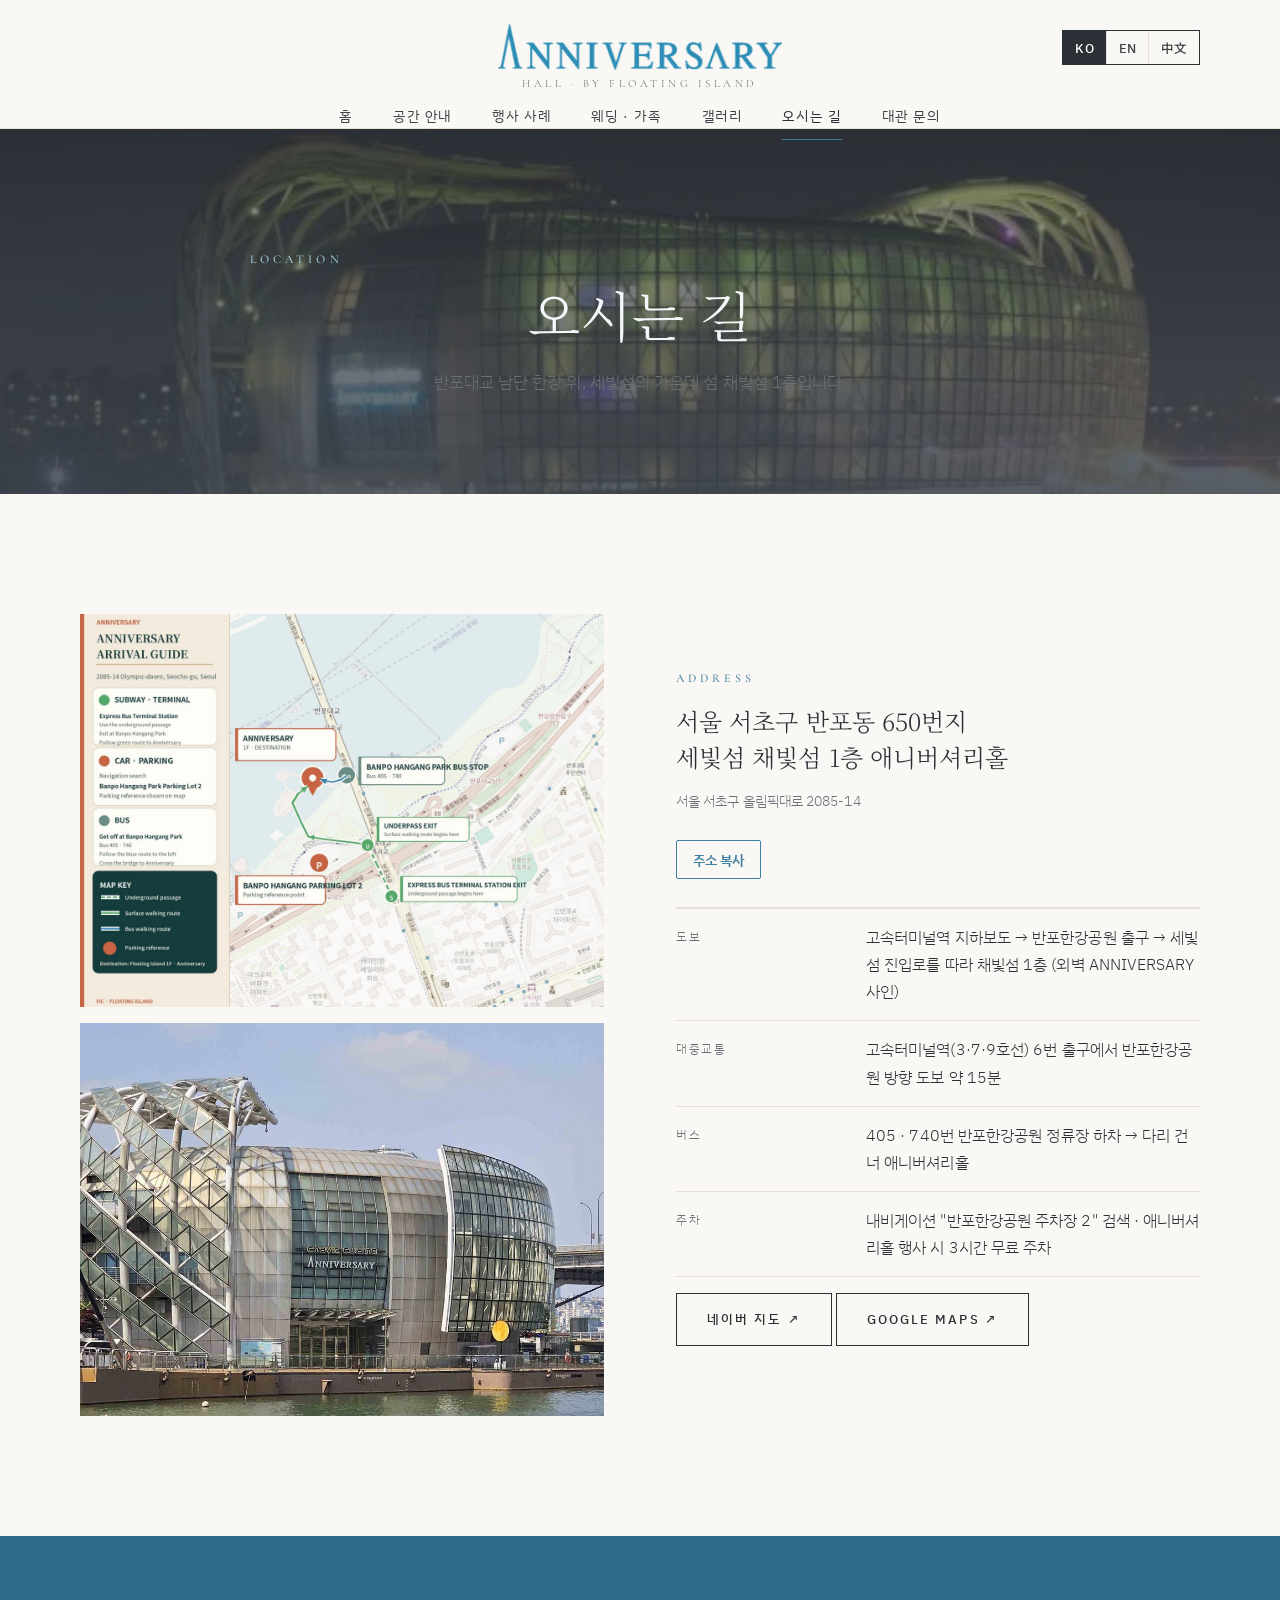
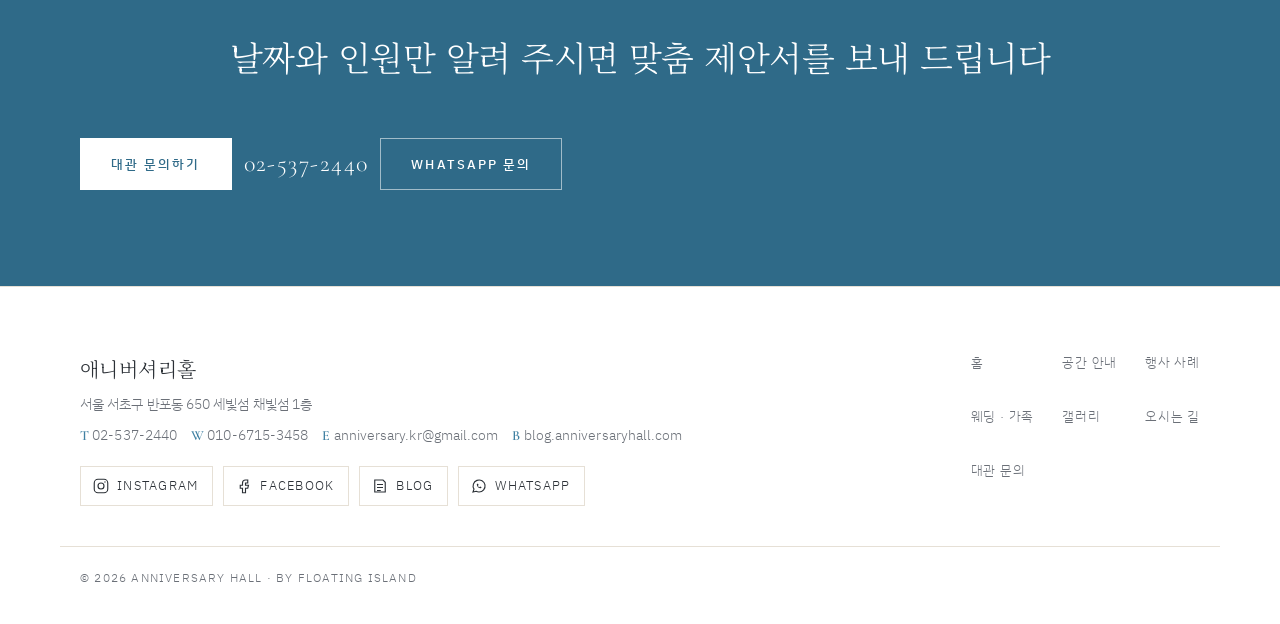
<file: location.html>
<!doctype html>
<html lang="ko">
<head>
<meta charset="utf-8">
<meta name="viewport" content="width=device-width, initial-scale=1, viewport-fit=cover">
<title>오시는 길 | 애니버셔리홀</title>
<meta name="description" content="애니버셔리홀 위치: 서울 서초구 반포동 650 세빛섬 채빛섬 1층.">
<meta property="og:title" content="오시는 길 | 애니버셔리홀">
<meta property="og:description" content="애니버셔리홀 위치: 서울 서초구 반포동 650 세빛섬 채빛섬 1층.">
<meta property="og:image" content="img/hero.jpg">
<link rel="preconnect" href="https://fonts.googleapis.com">
<link rel="preconnect" href="https://fonts.gstatic.com" crossorigin>
<link rel="stylesheet" href="https://fonts.googleapis.com/css2?family=Cormorant+Garamond:wght@400;500;600&family=Noto+Serif+KR:wght@300;400&family=IBM+Plex+Sans+KR:wght@300;400;500;600&family=Noto+Sans+SC:wght@300;400;500&display=swap">
<link rel="stylesheet" href="assets/style.css?v=202610212010">
</head>
<body data-title-key="title.location">
<header class="site-head" id="top">
  <div class="wrap bar">
    <a class="brand" href="./"><img src="img/logo-blue.png" alt="ANNIVERSARY" width="150" height="34"><small>HALL · BY FLOATING ISLAND</small></a>
    <nav aria-label="Main"><ul class="menu" id="menu"><li><a href="./"><span data-i18n="nav.home">홈</span></a></li><li><a href="spaces.html"><span data-i18n="nav.spaces">공간 안내</span></a></li><li><a href="events.html"><span data-i18n="nav.events">행사 사례</span></a></li><li><a href="wedding.html"><span data-i18n="nav.wedding">웨딩 · 가족</span></a></li><li><a href="gallery.html"><span data-i18n="nav.gallery">갤러리</span></a></li><li><a href="location.html" aria-current="page"><span data-i18n="nav.location">오시는 길</span></a></li><li><a href="contact.html"><span data-i18n="nav.contact">대관 문의</span></a></li></ul></nav>
    <div class="tools">
      <div class="lang" role="group" aria-label="Language">
        <button type="button" data-lang="ko" aria-pressed="true">KO</button><button type="button" data-lang="en" aria-pressed="false">EN</button><button type="button" data-lang="zh" aria-pressed="false">中文</button>
      </div>
      <button class="burger" type="button" aria-expanded="false" aria-controls="menu" aria-label="Menu"><span></span><span></span><span></span></button>
    </div>
  </div>
</header>
<main>
<section class="subhero" style="--img:url('../img/exterior-night.jpg')">
  <div class="wrap">
    <div class="eyebrow">Location</div>
    <h1 data-i18n="loc.h1">오시는 길</h1>
    <p data-i18n="loc.lead" class="lead">반포대교 남단 한강 위, 세빛섬의 가운데 섬 채빛섬 1층입니다.</p>
  </div>
</section><section class="sec"><div class="wrap two">
  <div style="display:grid;gap:16px"><figure class="framed"><button type="button" class="ph" data-full="img/arrival-guide.jpg" data-cap="Anniversary Arrival Guide — 도보 · 버스 · 주차 동선"><img src="img/arrival-guide.jpg" alt="Anniversary Arrival Guide — 도보 · 버스 · 주차 동선" loading="lazy"></button></figure><figure class="framed"><button type="button" class="ph" data-full="img/exterior-sign.jpg" data-cap="외벽의 ANNIVERSARY 사인"><img src="img/exterior-sign.jpg" alt="외벽의 ANNIVERSARY 사인" loading="lazy"></button></figure></div>
  <div>
    <div class="eyebrow">Address</div>
    <p data-i18n="loc.addr" class="addr" id="addr">서울 서초구 반포동 650번지<br>세빛섬 채빛섬 1층 애니버셔리홀</p>
    <p class="muted small">서울 서초구 올림픽대로 2085-14</p>
    <button class="copy" id="copyAddr" type="button"><span data-i18n="loc.copy">주소 복사</span></button>
    <dl class="spec" style="margin-top:28px"><div><dt><span data-i18n="l1.k">도보</span></dt><dd><span data-i18n="l1.v">고속터미널역 지하보도 → 반포한강공원 출구 → 세빛섬 진입로를 따라 채빛섬 1층 (외벽 ANNIVERSARY 사인)</span></dd></div><div><dt><span data-i18n="l2.k">대중교통</span></dt><dd><span data-i18n="l2.v">고속터미널역(3·7·9호선) 6번 출구에서 반포한강공원 방향 도보 약 15분</span></dd></div><div><dt><span data-i18n="l4.k">버스</span></dt><dd><span data-i18n="l4.v">405 · 740번 반포한강공원 정류장 하차 → 다리 건너 애니버셔리홀</span></dd></div><div><dt><span data-i18n="l3.k">주차</span></dt><dd><span data-i18n="l3.v">내비게이션 "반포한강공원 주차장 2" 검색 · 애니버셔리홀 행사 시 3시간 무료 주차</span></dd></div></dl>
    <p><a class="btn line" href="https://map.naver.com/p/search/%EC%84%B8%EB%B9%9B%EC%84%AC%20%EC%B1%84%EB%B9%9B%EC%84%AC" target="_blank" rel="noopener"><span data-i18n="loc.map">네이버 지도</span> ↗</a>
    <a class="btn line" href="https://www.google.com/maps/search/Some+Sevit+Chavit+Island" target="_blank" rel="noopener">Google Maps ↗</a></p>
  </div>
</div></section>
<section class="cta-band">
  <div class="wrap cta-in">
    <h2 data-i18n="cta.h">날짜와 인원만 알려 주시면 맞춤 제안서를 보내 드립니다</h2>
    <div class="cta-row"><a class="btn solid" href="contact.html"><span data-i18n="cta.btn">대관 문의하기</span></a><a class="cta-tel" href="tel:+8225372440">02-537-2440</a><a class="btn line wa" href="https://wa.me/821067153458" target="_blank" rel="noopener">WhatsApp 문의</a></div>
  </div>
</section>
</main>
<footer class="site-foot">
  <div class="wrap foot-grid">
    <div>
      <b class="foot-brand"><span data-i18n="brand">애니버셔리홀</span></b>
      <p data-i18n="foot.addr">서울 서초구 반포동 650 세빛섬 채빛섬 1층</p>
      <p class="foot-contact"><span style="white-space:nowrap"><span class="mono">T</span> <a href="tel:+8225372440">02-537-2440</a></span> <span style="white-space:nowrap"><span class="mono">W</span> <a href="https://wa.me/821067153458" target="_blank" rel="noopener">010-6715-3458</a></span> <span style="white-space:nowrap"><span class="mono">E</span> <a href="mailto:anniversary.kr@gmail.com">anniversary.kr@gmail.com</a></span> <span style="white-space:nowrap"><span class="mono">B</span> <a href="https://blog.anniversaryhall.com" target="_blank" rel="noopener">blog.anniversaryhall.com</a></span></p>
      <ul class="social" aria-label="Social">
        <li><a href="https://www.instagram.com/anniversaryhall" target="_blank" rel="noopener"><svg viewBox="0 0 24 24" width="18" height="18" fill="none" stroke="currentColor" stroke-width="1.5"><rect x="3" y="3" width="18" height="18" rx="5"/><circle cx="12" cy="12" r="4"/><circle cx="17.3" cy="6.7" r=".9" fill="currentColor" stroke="none"/></svg>Instagram</a></li>
        <li><a href="https://www.facebook.com/anniversaryhall" target="_blank" rel="noopener"><svg viewBox="0 0 24 24" width="18" height="18" fill="none" stroke="currentColor" stroke-width="1.5"><path d="M14 8h3V4h-3a4 4 0 00-4 4v3H7v4h3v6h4v-6h3l1-4h-4V8z"/></svg>Facebook</a></li>
        <li><a href="https://blog.anniversaryhall.com" target="_blank" rel="noopener"><svg viewBox="0 0 24 24" width="18" height="18" fill="none" stroke="currentColor" stroke-width="1.5"><path d="M5 4h11l3 3v13H5z"/><path d="M8 10h8M8 14h8M8 18h5"/></svg>Blog</a></li>
        <li><a href="https://wa.me/821067153458" target="_blank" rel="noopener"><svg viewBox="0 0 24 24" width="18" height="18" fill="none" stroke="currentColor" stroke-width="1.5"><path d="M4 20l1.3-3.8A8 8 0 1112 20a8 8 0 01-3.9-1z"/><path d="M9 9.5c0 3 2.5 5.5 5.5 5.5l1-1.5-2-1-1 1a4 4 0 01-2-2l1-1-1-2z" fill="currentColor" stroke="none"/></svg>WhatsApp</a></li>
      </ul>
    </div>
    <ul class="foot-links"><li><a href="./"><span data-i18n="nav.home">홈</span></a></li><li><a href="spaces.html"><span data-i18n="nav.spaces">공간 안내</span></a></li><li><a href="events.html"><span data-i18n="nav.events">행사 사례</span></a></li><li><a href="wedding.html"><span data-i18n="nav.wedding">웨딩 · 가족</span></a></li><li><a href="gallery.html"><span data-i18n="nav.gallery">갤러리</span></a></li><li><a href="location.html"><span data-i18n="nav.location">오시는 길</span></a></li><li><a href="contact.html"><span data-i18n="nav.contact">대관 문의</span></a></li></ul>
  </div>
  <div class="wrap foot-copy">© 2026 Anniversary Hall · by Floating Island</div>
</footer>
<dialog class="lb" id="lb" aria-label="Photo"><button type="button" id="lbClose" aria-label="Close">×</button><img id="lbImg" alt=""><p id="lbCap"></p></dialog>
<script src="assets/i18n.js?v=202610212010"></script>
<script src="assets/site.js?v=202610122121"></script>
</body>
</html>
</file>
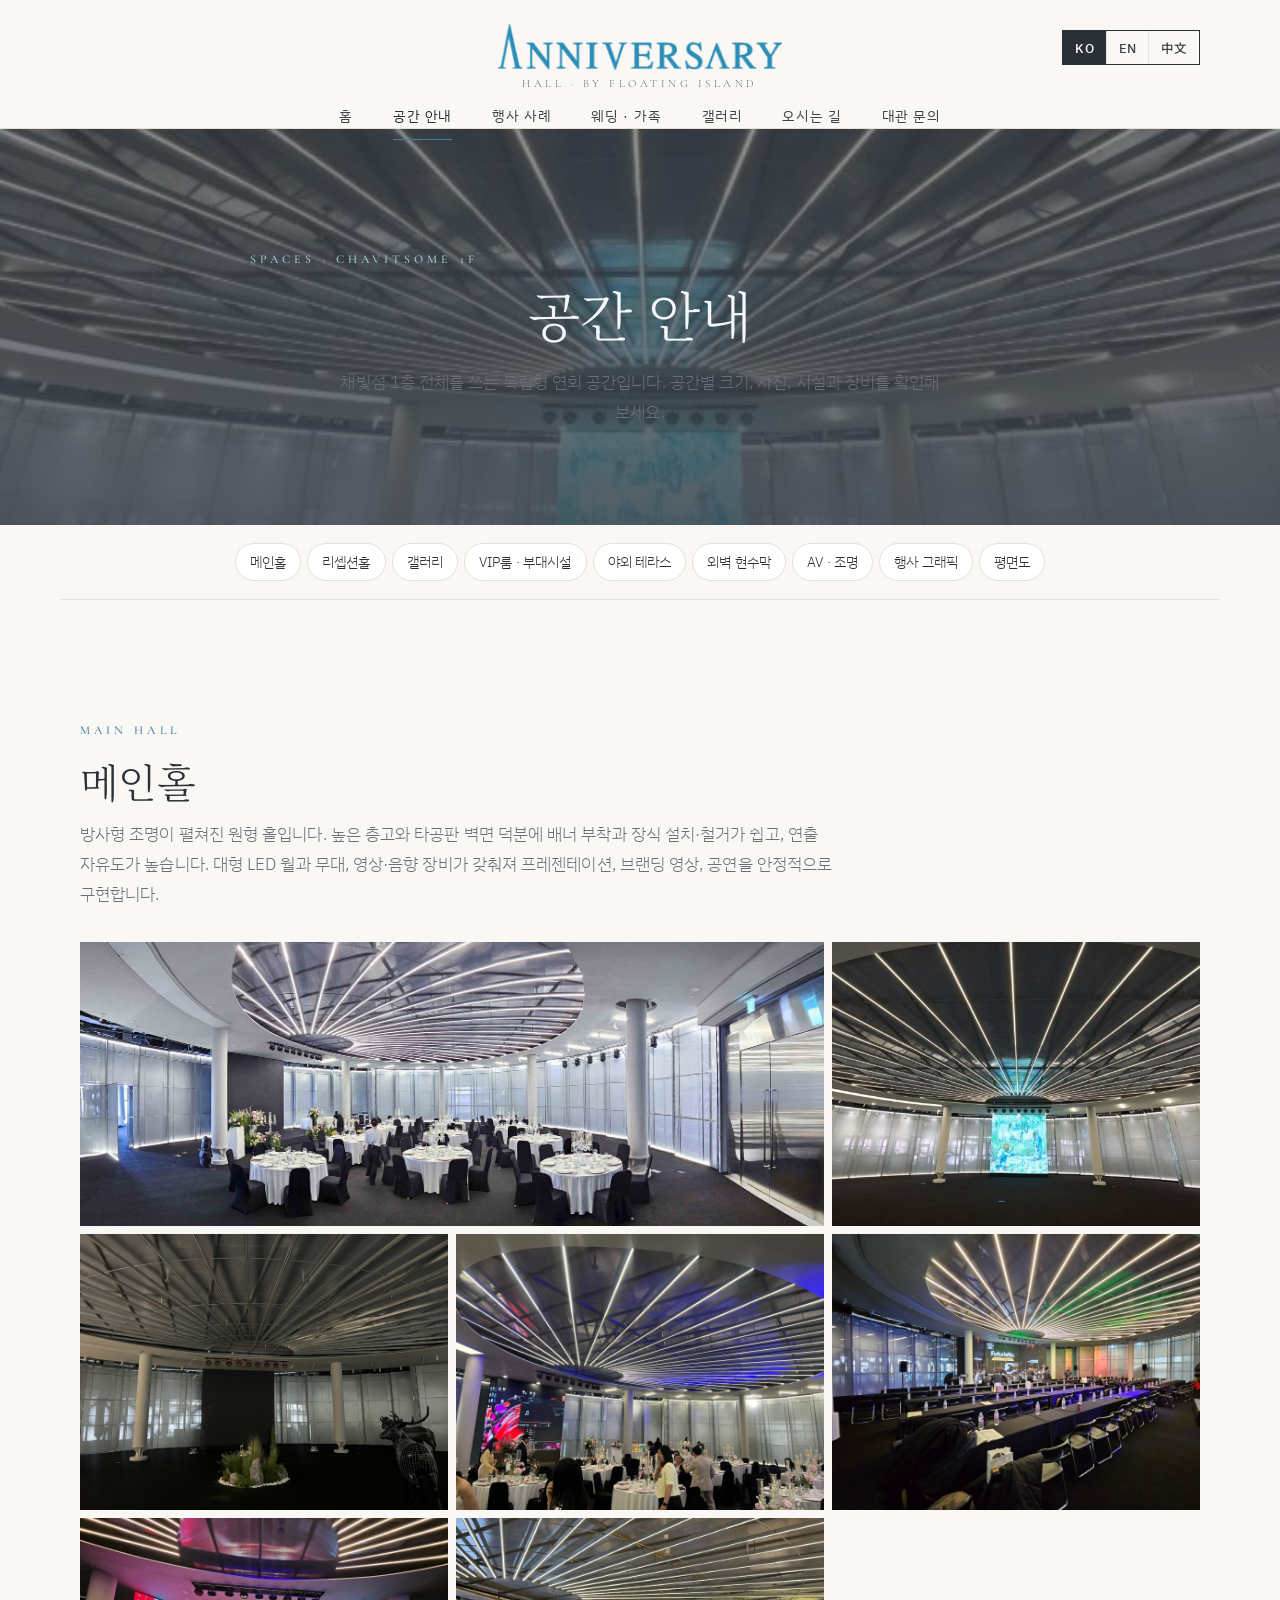
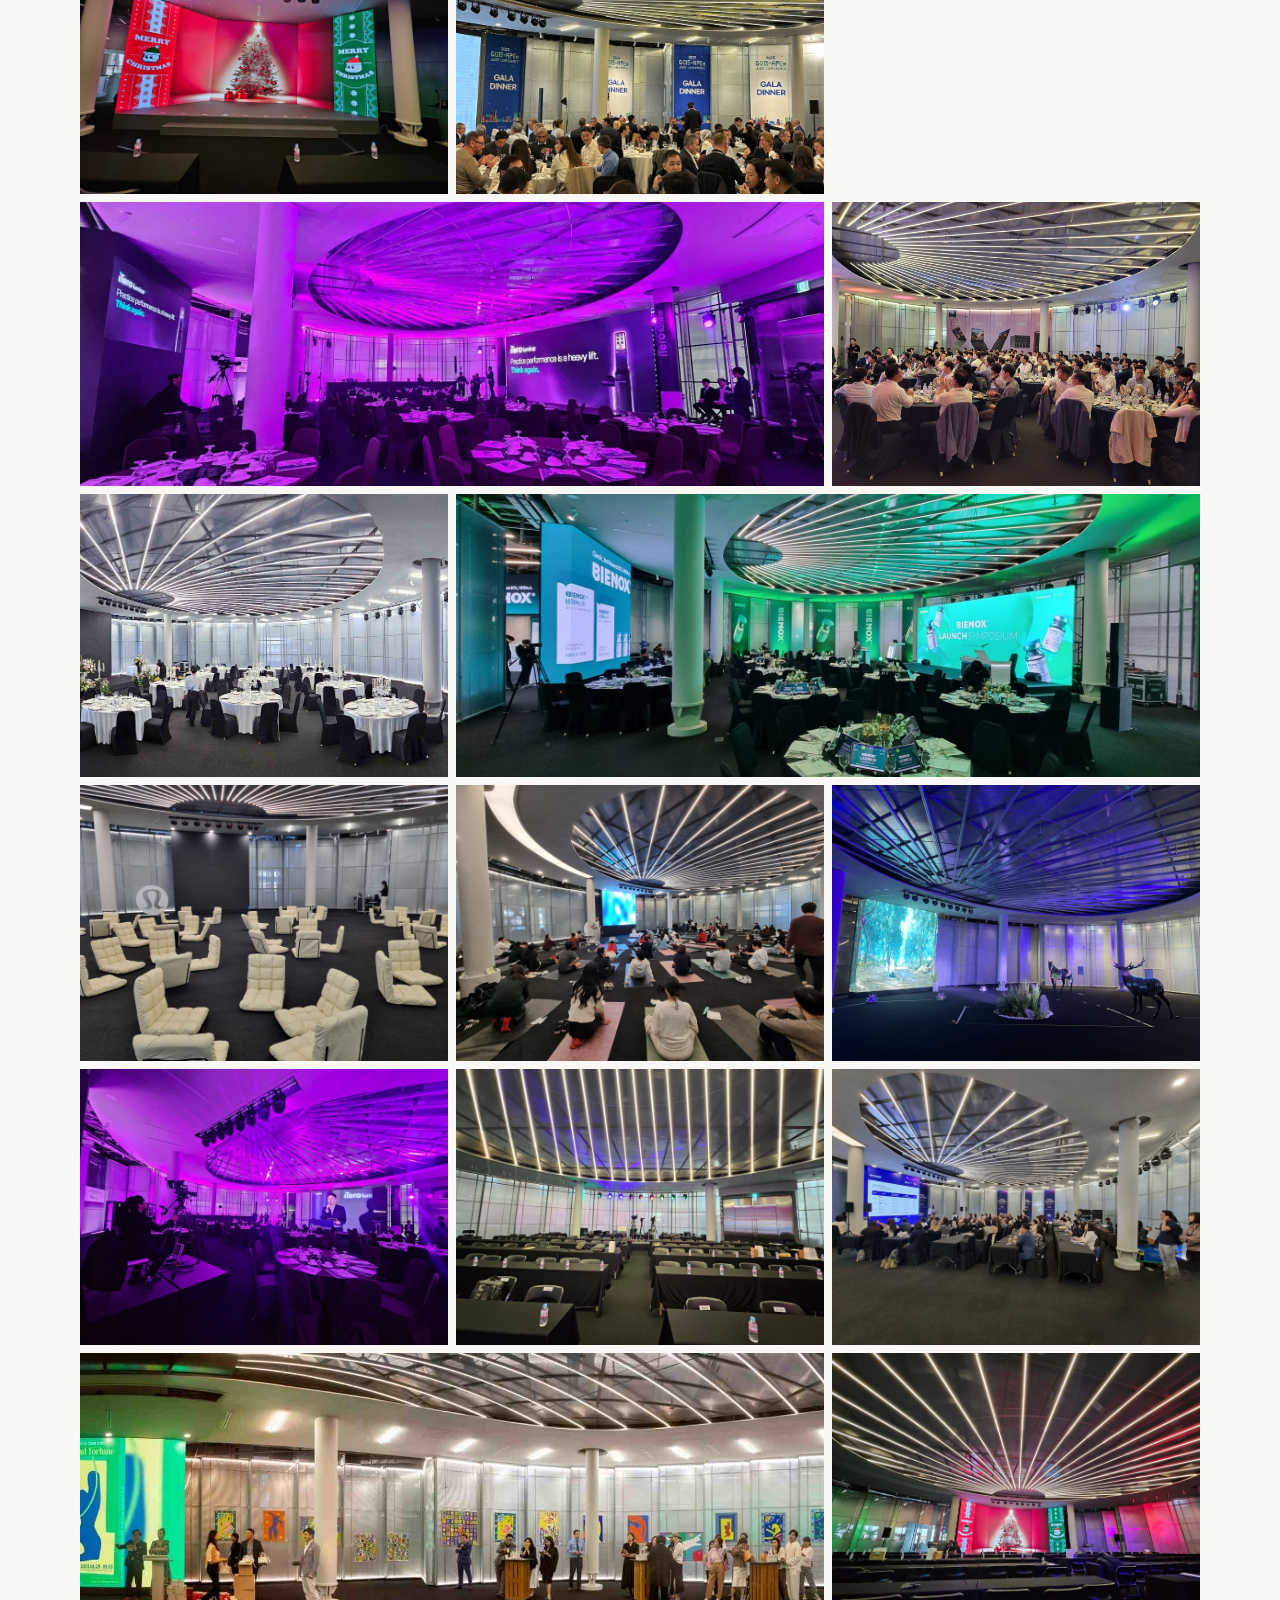
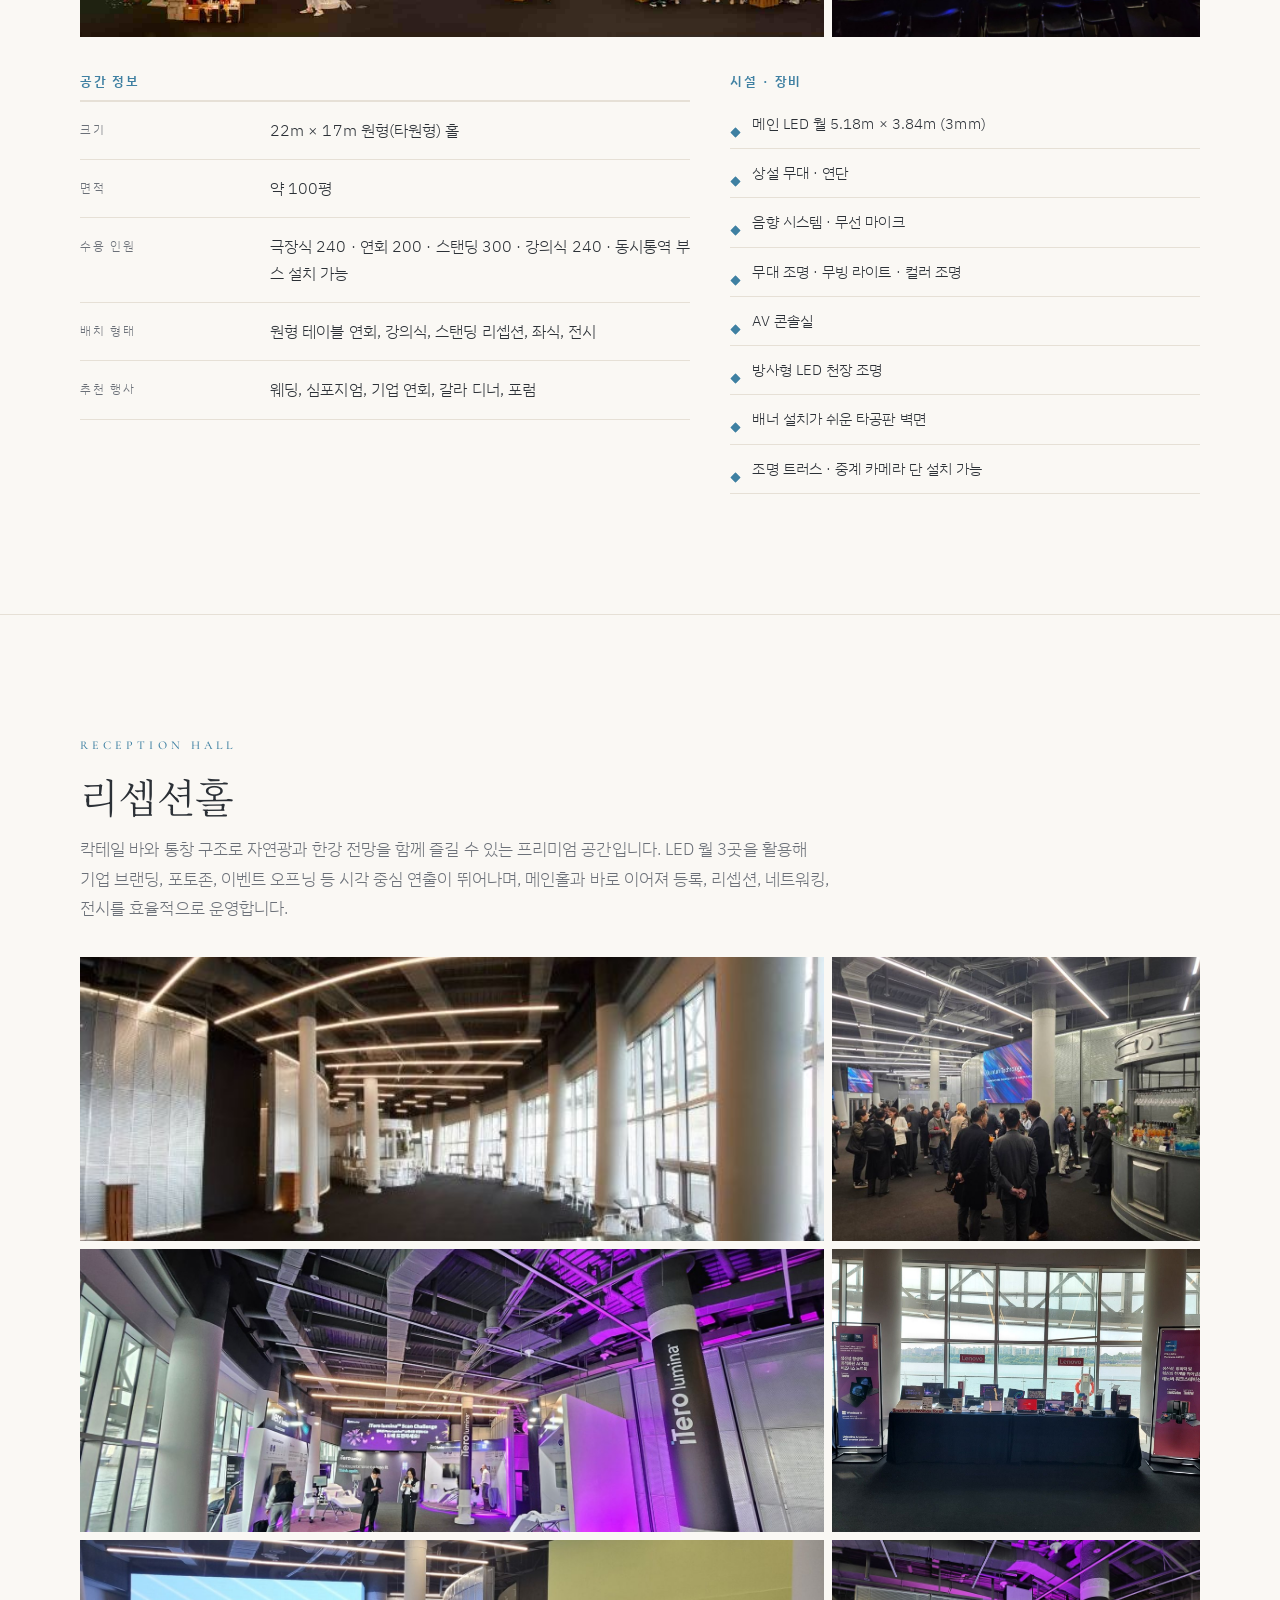
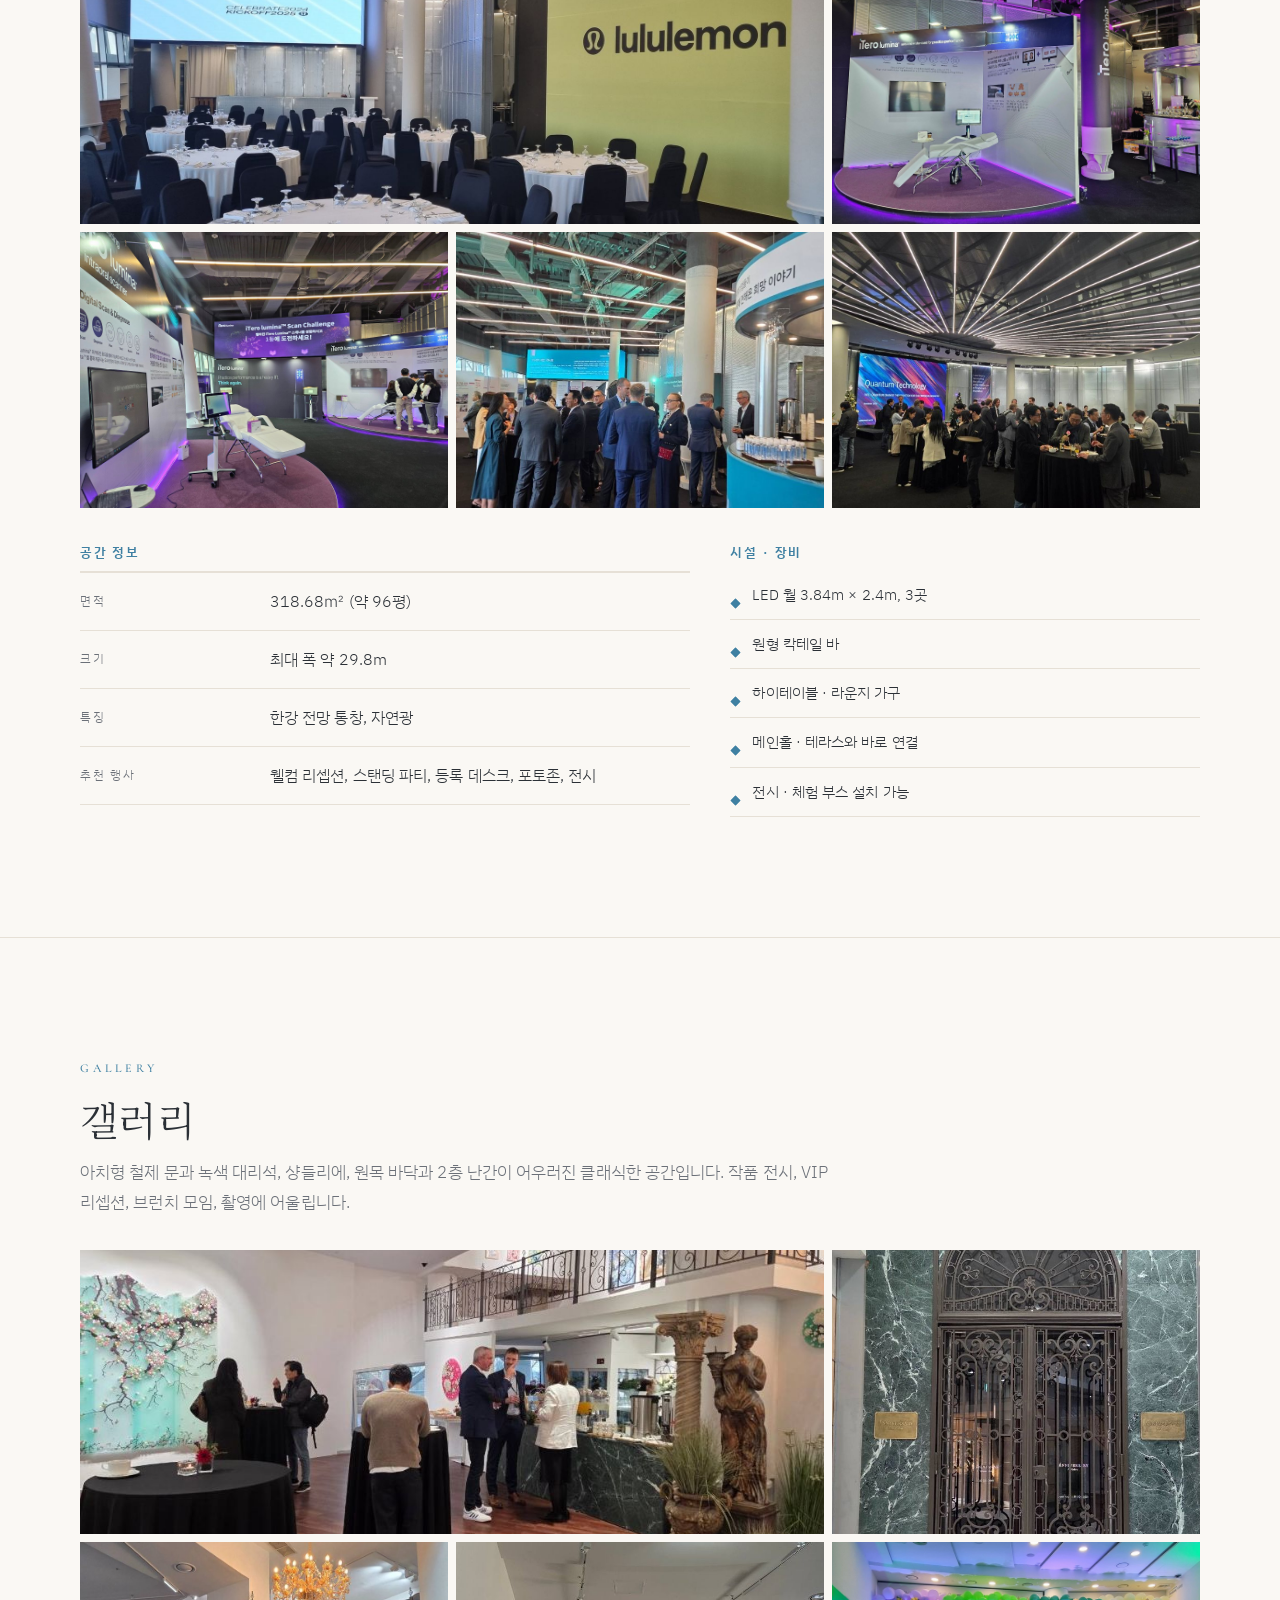
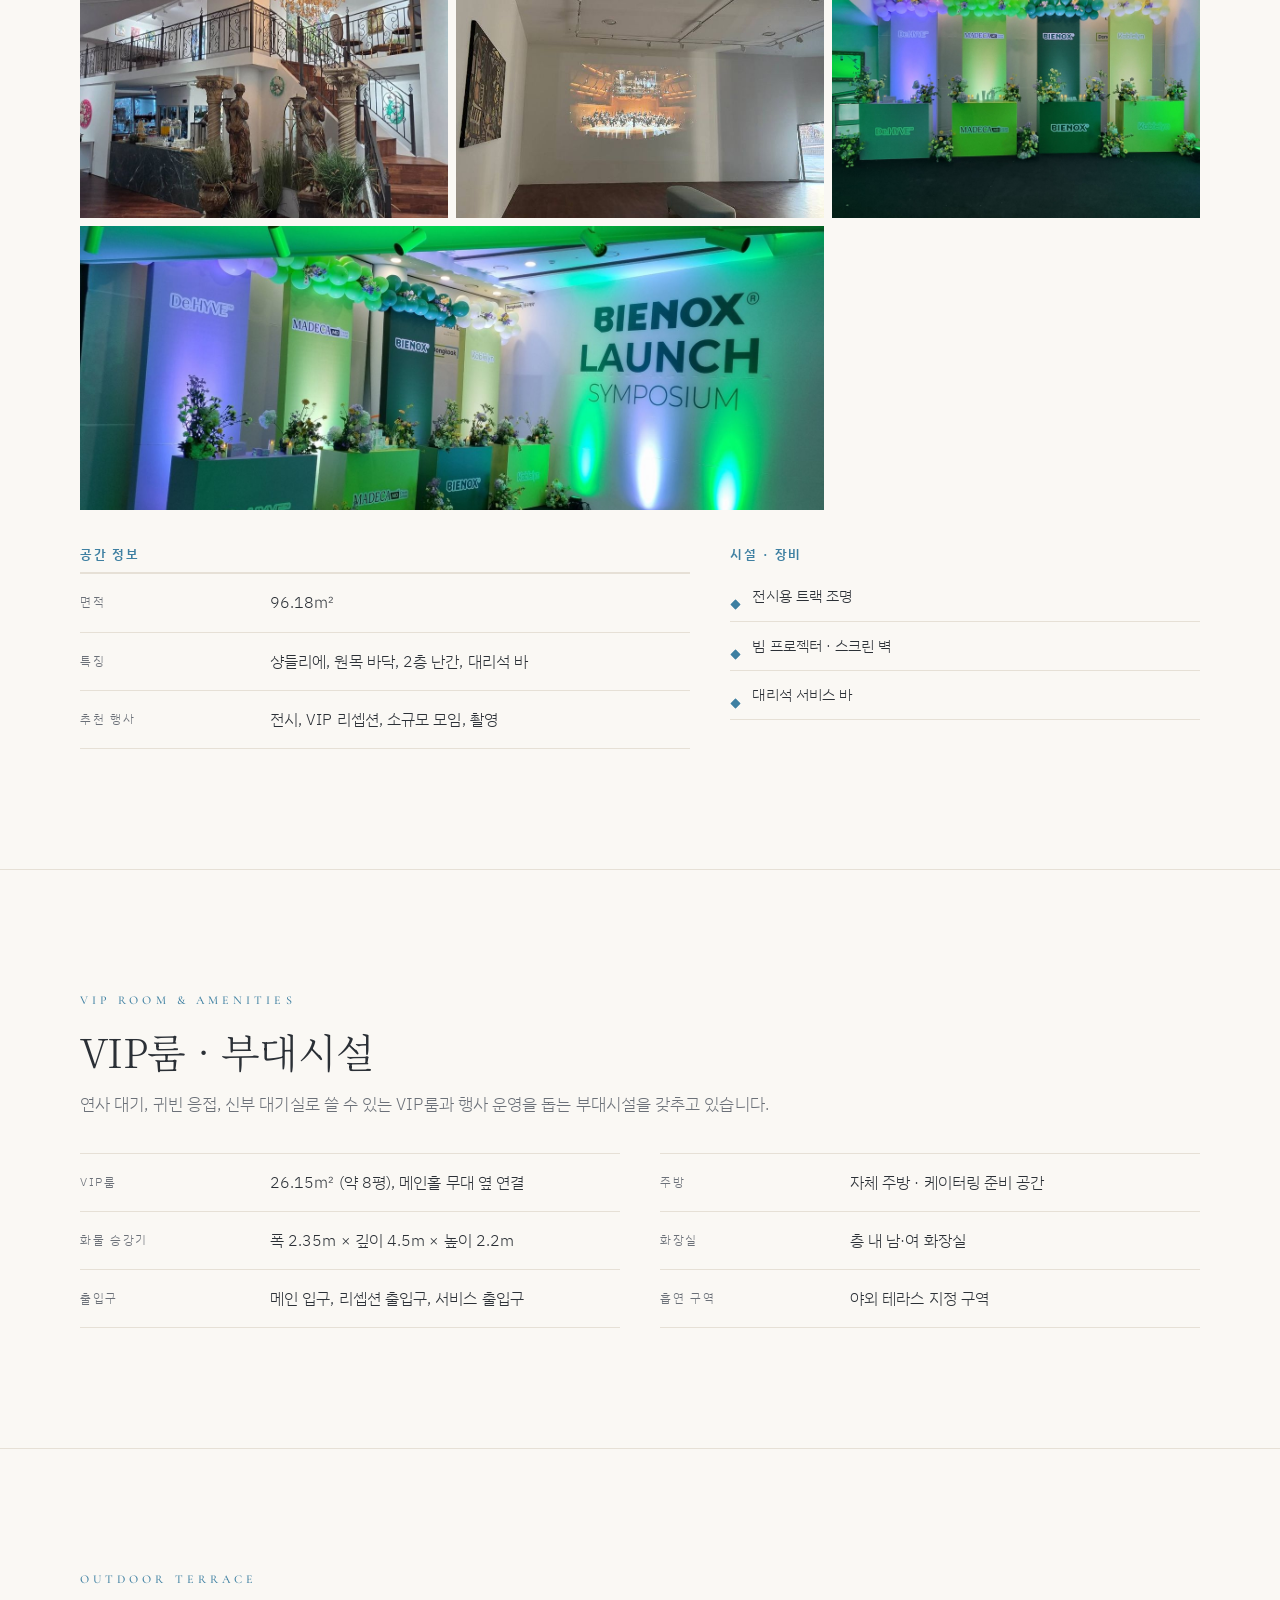
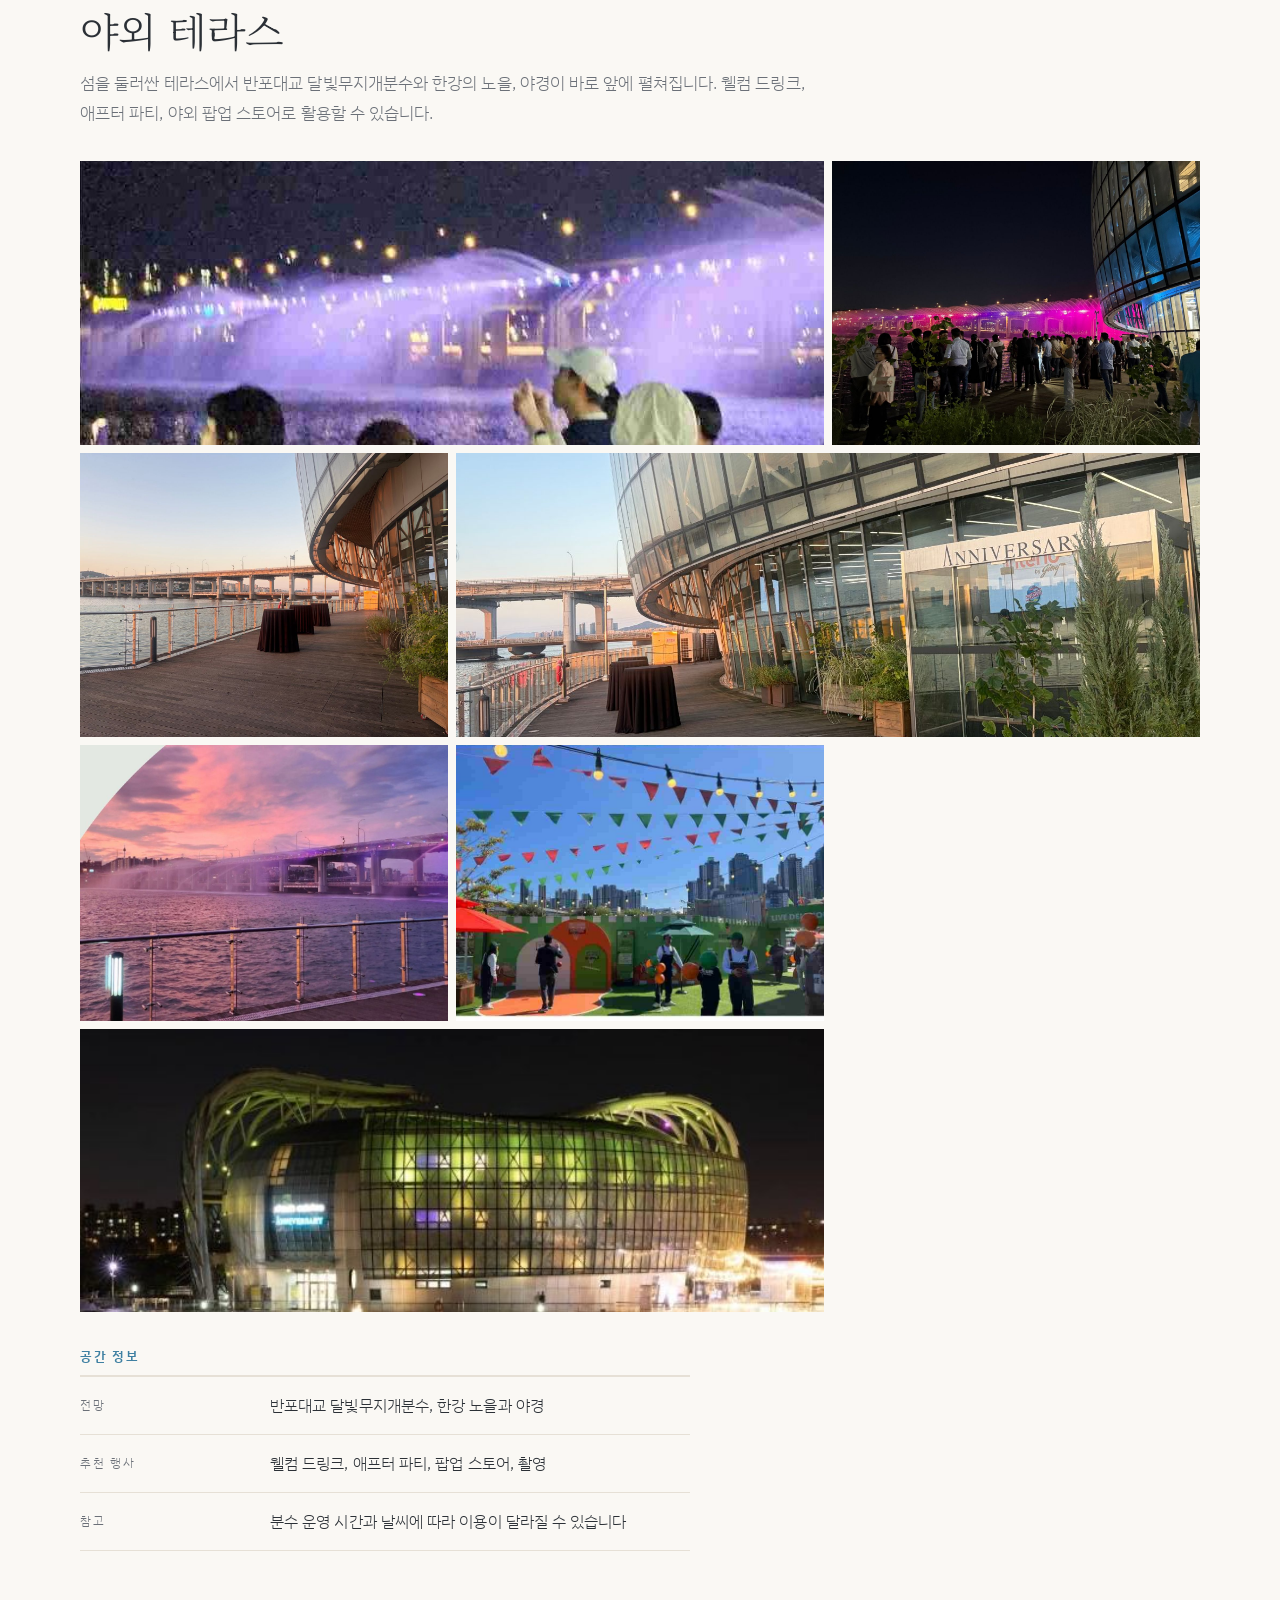
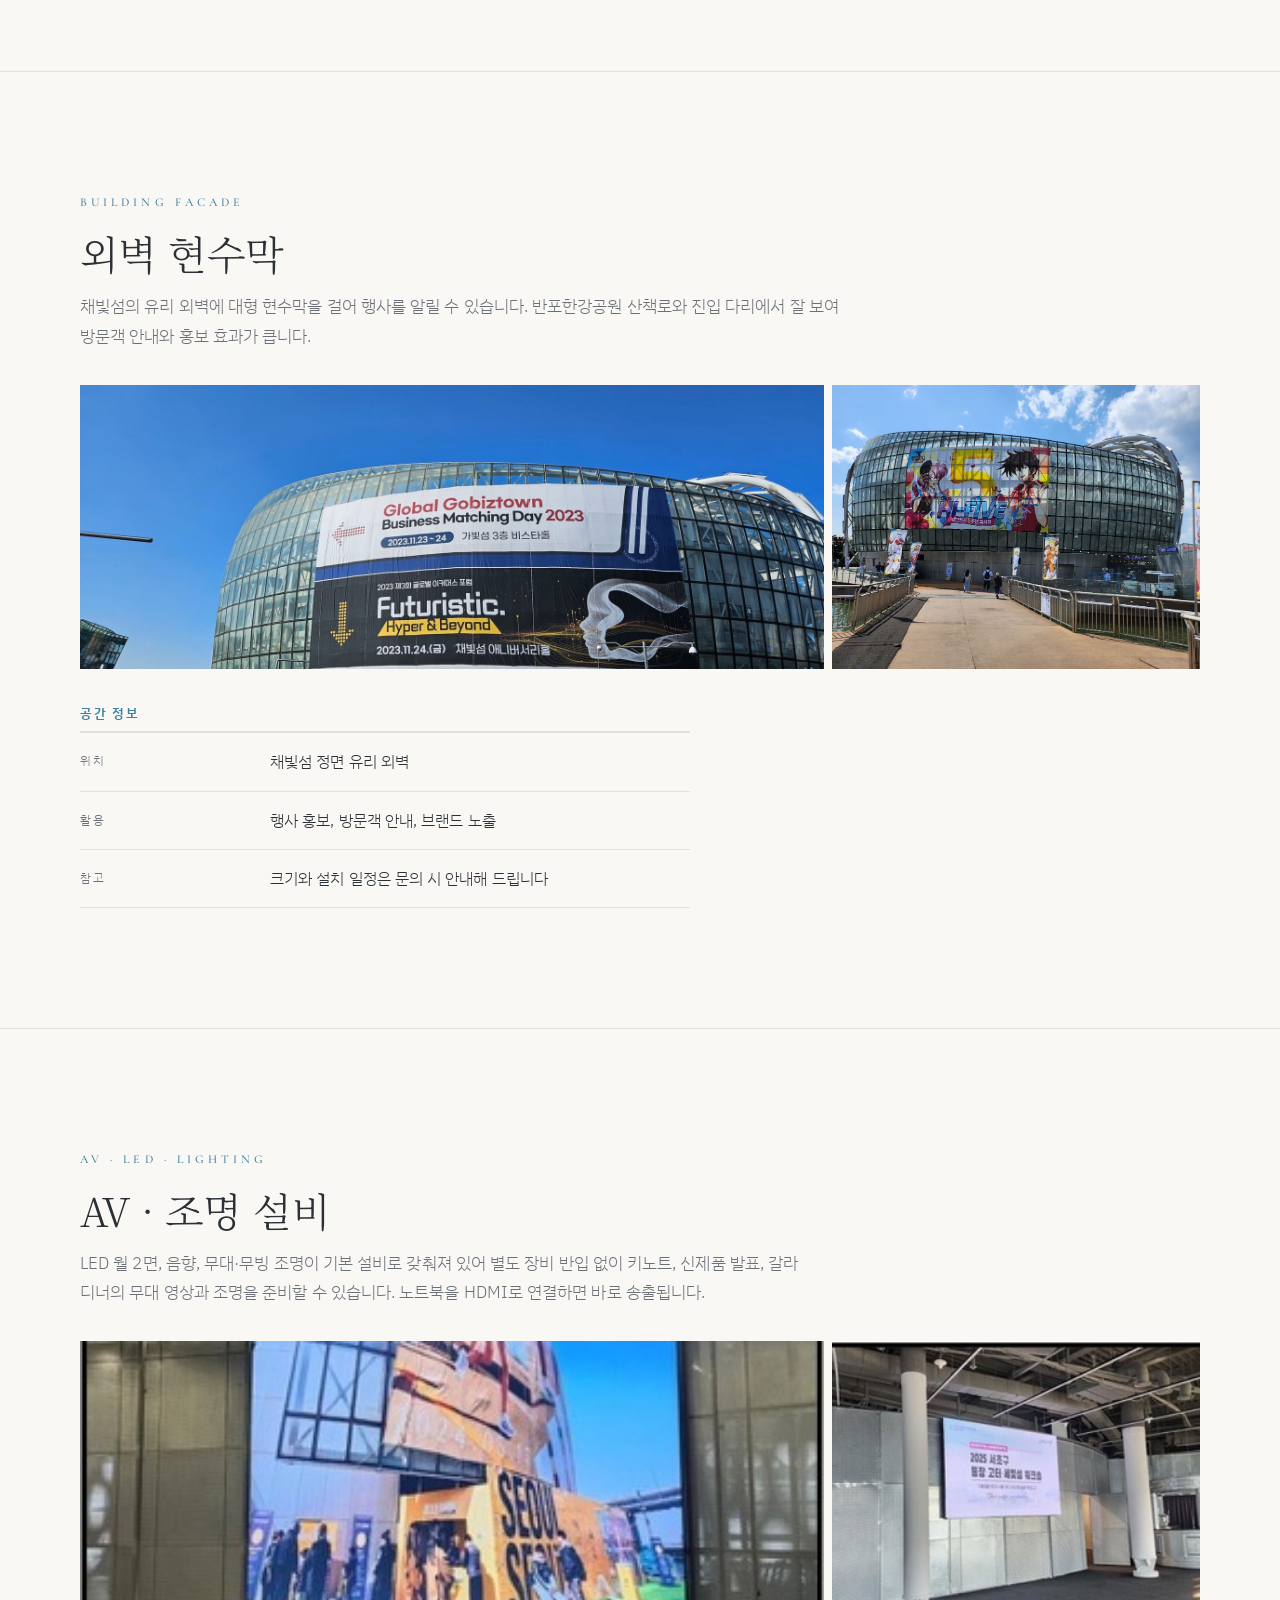
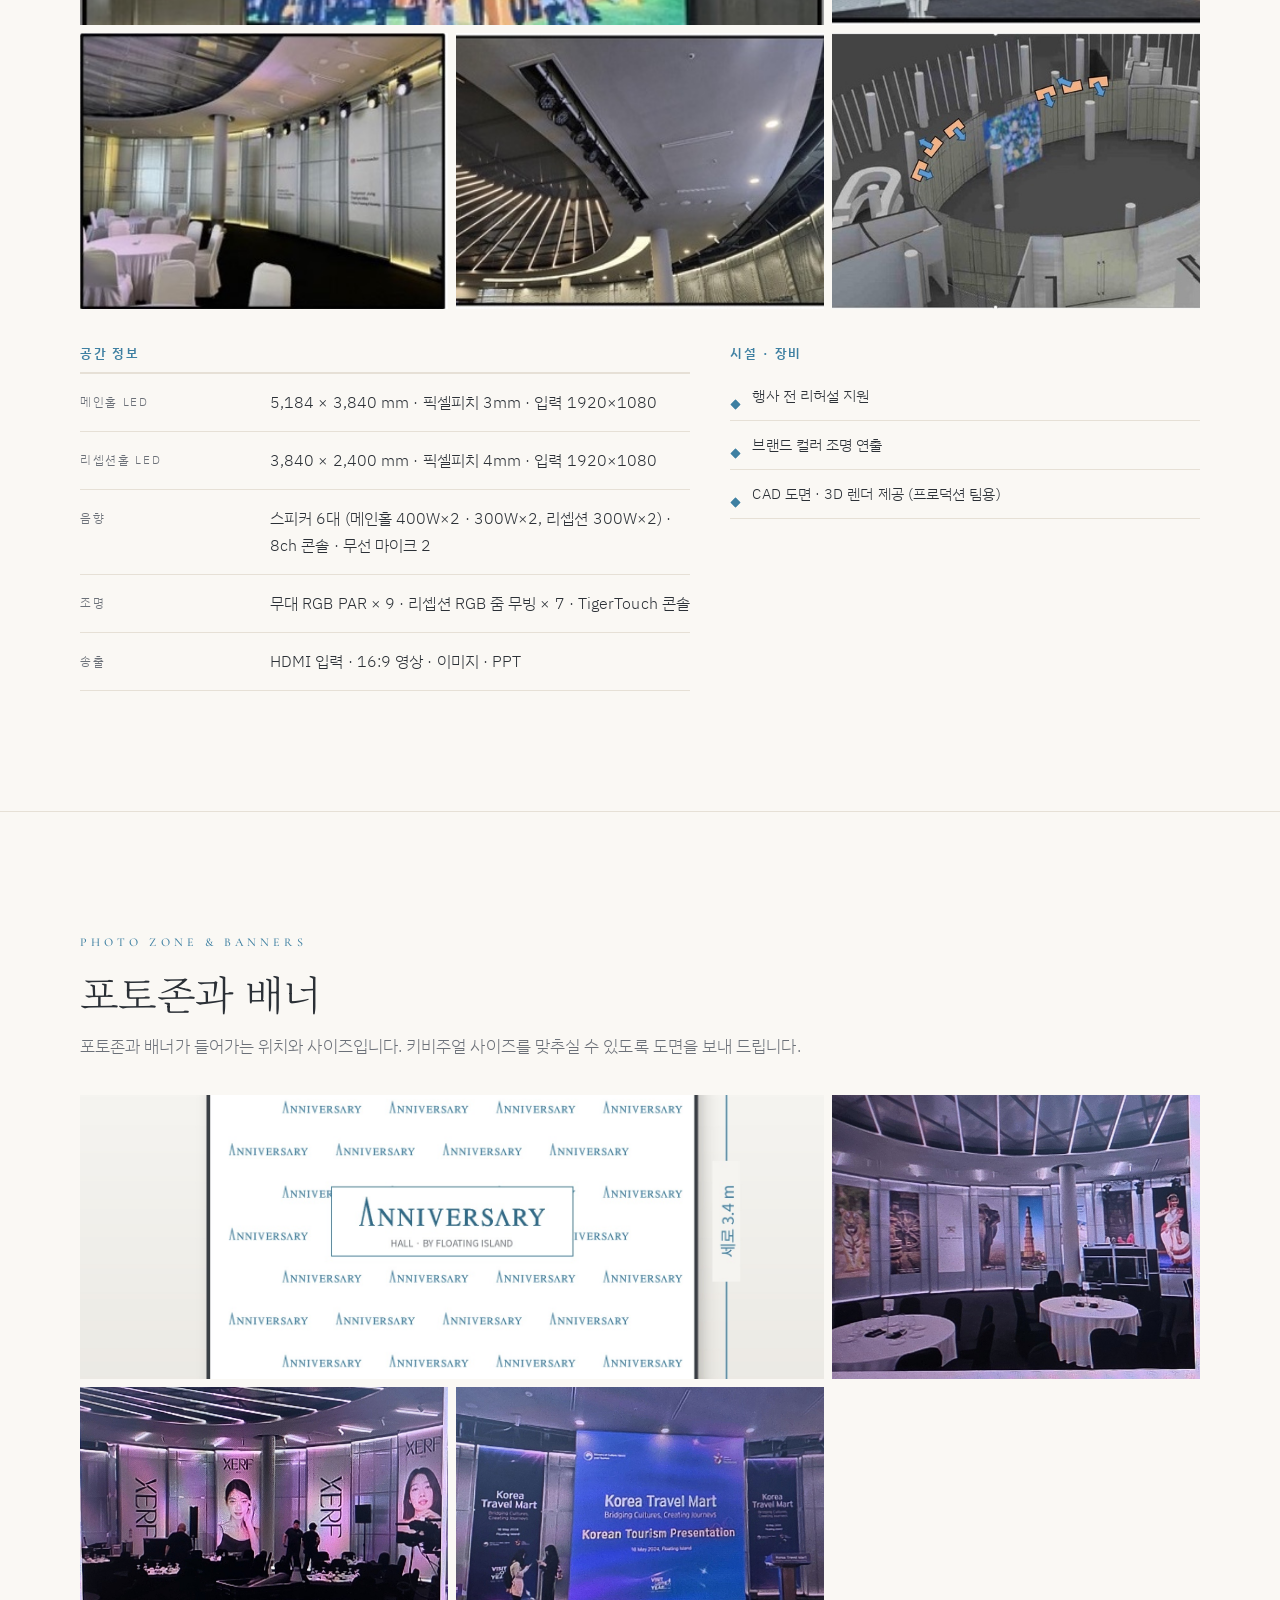
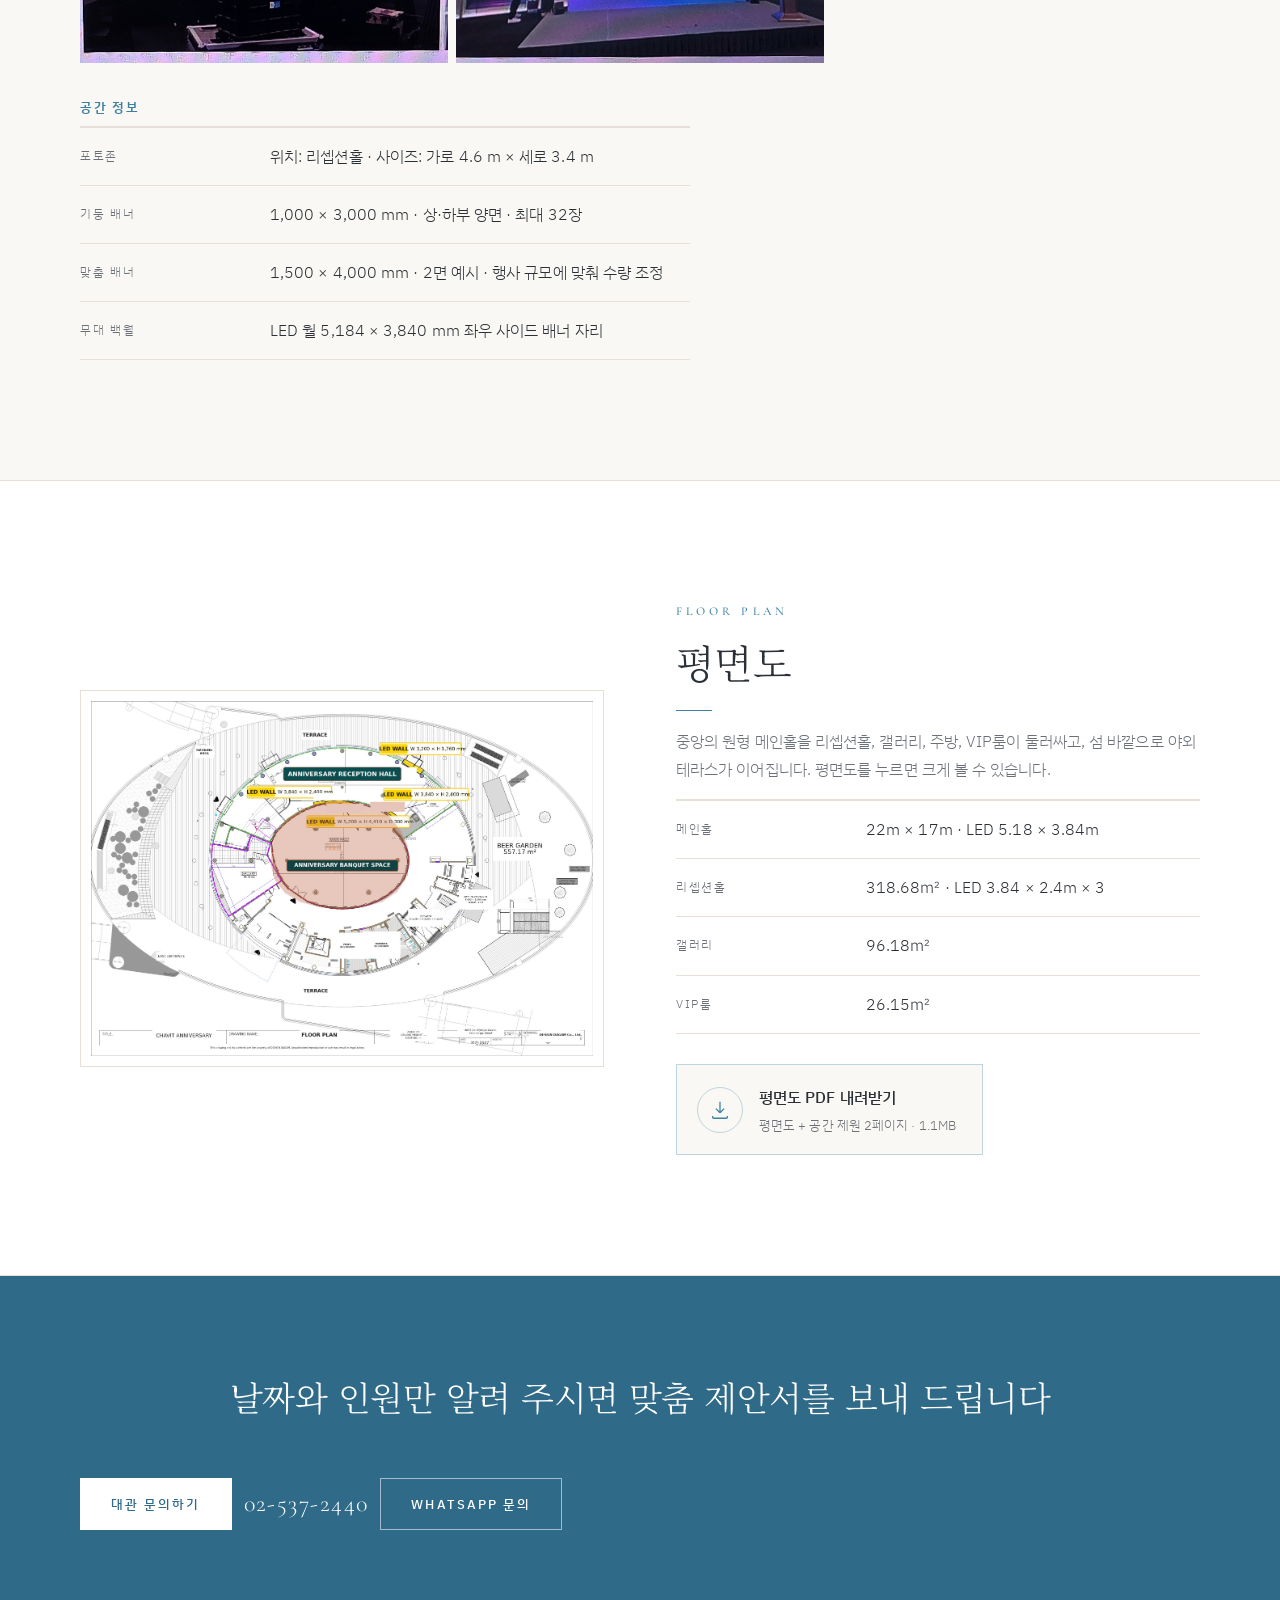
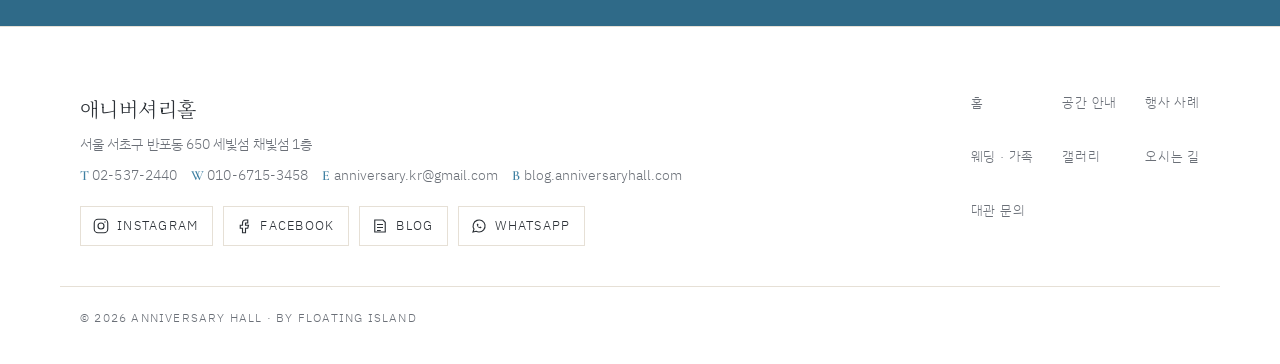
<file: spaces.html>
<!doctype html>
<html lang="ko">
<head>
<meta charset="utf-8">
<meta name="viewport" content="width=device-width, initial-scale=1, viewport-fit=cover">
<title>공간 안내 | 애니버셔리홀</title>
<meta name="description" content="애니버셔리홀 메인홀(22×17m, 최대 240석), 리셉션홀(318.68㎡), 갤러리(96.18㎡), VIP룸, 야외 테라스의 크기, 사진, 시설과 장비.">
<meta property="og:title" content="공간 안내 | 애니버셔리홀">
<meta property="og:description" content="애니버셔리홀 메인홀(22×17m, 최대 240석), 리셉션홀(318.68㎡), 갤러리(96.18㎡), VIP룸, 야외 테라스의 크기, 사진, 시설과 장비.">
<meta property="og:image" content="img/hero.jpg">
<link rel="preconnect" href="https://fonts.googleapis.com">
<link rel="preconnect" href="https://fonts.gstatic.com" crossorigin>
<link rel="stylesheet" href="https://fonts.googleapis.com/css2?family=Cormorant+Garamond:wght@400;500;600&family=Noto+Serif+KR:wght@300;400&family=IBM+Plex+Sans+KR:wght@300;400;500;600&family=Noto+Sans+SC:wght@300;400;500&display=swap">
<link rel="stylesheet" href="assets/style.css?v=202610212010">
</head>
<body data-title-key="title.spaces">
<header class="site-head" id="top">
  <div class="wrap bar">
    <a class="brand" href="./"><img src="img/logo-blue.png" alt="ANNIVERSARY" width="150" height="34"><small>HALL · BY FLOATING ISLAND</small></a>
    <nav aria-label="Main"><ul class="menu" id="menu"><li><a href="./"><span data-i18n="nav.home">홈</span></a></li><li><a href="spaces.html" aria-current="page"><span data-i18n="nav.spaces">공간 안내</span></a></li><li><a href="events.html"><span data-i18n="nav.events">행사 사례</span></a></li><li><a href="wedding.html"><span data-i18n="nav.wedding">웨딩 · 가족</span></a></li><li><a href="gallery.html"><span data-i18n="nav.gallery">갤러리</span></a></li><li><a href="location.html"><span data-i18n="nav.location">오시는 길</span></a></li><li><a href="contact.html"><span data-i18n="nav.contact">대관 문의</span></a></li></ul></nav>
    <div class="tools">
      <div class="lang" role="group" aria-label="Language">
        <button type="button" data-lang="ko" aria-pressed="true">KO</button><button type="button" data-lang="en" aria-pressed="false">EN</button><button type="button" data-lang="zh" aria-pressed="false">中文</button>
      </div>
      <button class="burger" type="button" aria-expanded="false" aria-controls="menu" aria-label="Menu"><span></span><span></span><span></span></button>
    </div>
  </div>
</header>
<main>
<section class="subhero" style="--img:url('../img/mainhall.jpg')">
  <div class="wrap">
    <div class="eyebrow">Spaces · Chavitsome 1F</div>
    <h1 data-i18n="spaces.h1">공간 안내</h1>
    <p data-i18n="spaces.lead" class="lead">채빛섬 1층 전체를 쓰는 독립형 연회 공간입니다. 공간별 크기, 사진, 시설과 장비를 확인해 보세요.</p>
  </div>
</section><nav class="subnav wrap" aria-label="Spaces"><a href="#main"><span data-i18n="sp.main">메인홀</span></a><a href="#reception"><span data-i18n="sp.rec">리셉션홀</span></a><a href="#gallery"><span data-i18n="sp.gal">갤러리</span></a><a href="#vip"><span data-i18n="sp.vip">VIP룸 · 부대시설</span></a><a href="#terrace"><span data-i18n="sp.ter">야외 테라스</span></a><a href="#facade"><span data-i18n="fac.h">외벽 현수막</span></a><a href="#av"><span data-i18n="av.h">AV · 조명</span></a><a href="#graphics"><span data-i18n="gr.h">행사 그래픽</span></a><a href="#plan"><span data-i18n="sp.plan">평면도</span></a></nav><section class="sec space-sec" id="main">
  <div class="wrap">
    <div class="space-head"><div class="eyebrow">Main Hall</div><h2 data-i18n="main.h">메인홀</h2><p data-i18n="main.p" class="muted lead2">방사형 조명이 펼쳐진 원형 홀입니다. 높은 층고와 타공판 벽면 덕분에 배너 부착과 장식 설치·철거가 쉽고, 연출 자유도가 높습니다. 대형 LED 월과 무대, 영상·음향 장비가 갖춰져 프레젠테이션, 브랜딩 영상, 공연을 안정적으로 구현합니다.</p></div>
    <div class="gallery-grid"><button type="button" class="ph wide" data-full="img/mainhall-pano.jpg" data-cap="원형 테이블로 세팅한 메인홀 파노라마"><img src="img/mainhall-pano.jpg" alt="원형 테이블로 세팅한 메인홀 파노라마" loading="lazy"></button><button type="button" class="ph" data-full="img/mainhall.jpg" data-cap="방사형 조명 천장의 메인홀"><img src="img/mainhall.jpg" alt="방사형 조명 천장의 메인홀" loading="lazy"></button><button type="button" class="ph" data-full="img/main-empty.jpg" data-cap="가구를 비운 메인홀"><img src="img/main-empty.jpg" alt="가구를 비운 메인홀" loading="lazy"></button><button type="button" class="ph" data-full="img/pink-hall.jpg" data-cap="핑크 생화와 블루 조명의 연회"><img src="img/pink-hall.jpg" alt="핑크 생화와 블루 조명의 연회" loading="lazy"></button><button type="button" class="ph" data-full="img/main-classroom.jpg" data-cap="강의식 배치"><img src="img/main-classroom.jpg" alt="강의식 배치" loading="lazy"></button><button type="button" class="ph" data-full="img/main-stage.jpg" data-cap="무대와 3면 LED 월"><img src="img/main-stage.jpg" alt="무대와 3면 LED 월" loading="lazy"></button><button type="button" class="ph" data-full="img/ev-gala.jpg" data-cap="원형 테이블 연회 배치"><img src="img/ev-gala.jpg" alt="원형 테이블 연회 배치" loading="lazy"></button><button type="button" class="ph wide" data-full="img/main-purple-wide.jpg" data-cap="컬러 조명을 입힌 원형 테이블 배치"><img src="img/main-purple-wide.jpg" alt="컬러 조명을 입힌 원형 테이블 배치" loading="lazy"></button><button type="button" class="ph" data-full="img/it-audience.jpg" data-cap="원형 테이블 만석 컨퍼런스"><img src="img/it-audience.jpg" alt="원형 테이블 만석 컨퍼런스" loading="lazy"></button><button type="button" class="ph" data-full="img/main-rounds.jpg" data-cap="흰 테이블보 원형 테이블 배치"><img src="img/main-rounds.jpg" alt="흰 테이블보 원형 테이블 배치" loading="lazy"></button><button type="button" class="ph wide" data-full="img/sym-wide.jpg" data-cap="브랜드 컬러 조명 연출"><img src="img/sym-wide.jpg" alt="브랜드 컬러 조명 연출" loading="lazy"></button><button type="button" class="ph" data-full="img/kick-chairs.jpg" data-cap="좌식 쿠션 배치"><img src="img/kick-chairs.jpg" alt="좌식 쿠션 배치" loading="lazy"></button><button type="button" class="ph" data-full="img/well-mats.jpg" data-cap="좌식 · 요가 매트 배치"><img src="img/well-mats.jpg" alt="좌식 · 요가 매트 배치" loading="lazy"></button><button type="button" class="ph" data-full="img/main-immersive.jpg" data-cap="LED 숲 영상과 설치 작품"><img src="img/main-immersive.jpg" alt="LED 숲 영상과 설치 작품" loading="lazy"></button><button type="button" class="ph" data-full="img/main-camera.jpg" data-cap="무빙 라이트와 중계 카메라 단"><img src="img/main-camera.jpg" alt="무빙 라이트와 중계 카메라 단" loading="lazy"></button><button type="button" class="ph" data-full="img/main-rear.jpg" data-cap="객석 뒤쪽 운영석과 출입문"><img src="img/main-rear.jpg" alt="객석 뒤쪽 운영석과 출입문" loading="lazy"></button><button type="button" class="ph" data-full="img/conf-ktm.jpg" data-cap="강의식 세미나"><img src="img/conf-ktm.jpg" alt="강의식 세미나" loading="lazy"></button><button type="button" class="ph wide" data-full="img/mainhall-gallery-pano.jpg" data-cap="전시장으로 바꾼 메인홀"><img src="img/mainhall-gallery-pano.jpg" alt="전시장으로 바꾼 메인홀" loading="lazy"></button><button type="button" class="ph" data-full="img/main-xmas-wide.jpg" data-cap="시즌 테마 LED 연출"><img src="img/main-xmas-wide.jpg" alt="시즌 테마 LED 연출" loading="lazy"></button></div>
    <div class="spec-wrap">
      <div><h3 class="mini"><span data-i18n="sp.specs">공간 정보</span></h3><dl class="spec"><div><dt><span data-i18n="m1.k">크기</span></dt><dd><span data-i18n="m1.v">22m × 17m 원형(타원형) 홀</span></dd></div><div><dt><span data-i18n="m2.k">면적</span></dt><dd><span data-i18n="m2.v">약 100평</span></dd></div><div><dt><span data-i18n="m3.k">수용 인원</span></dt><dd><span data-i18n="m3.v">극장식 240 · 연회 200 · 스탠딩 300 · 강의식 240 · 동시통역 부스 설치 가능</span></dd></div><div><dt><span data-i18n="m4.k">배치 형태</span></dt><dd><span data-i18n="m4.v">원형 테이블 연회, 강의식, 스탠딩 리셉션, 좌식, 전시</span></dd></div><div><dt><span data-i18n="m5.k">추천 행사</span></dt><dd><span data-i18n="m5.v">웨딩, 심포지엄, 기업 연회, 갈라 디너, 포럼</span></dd></div></dl></div>
      <div><h3 class="mini"><span data-i18n="sp.equip">시설 · 장비</span></h3><ul class="equip"><li><span data-i18n="e1">메인 LED 월 5.18m × 3.84m (3mm)</span></li><li><span data-i18n="e2">상설 무대 · 연단</span></li><li><span data-i18n="e3">음향 시스템 · 무선 마이크</span></li><li><span data-i18n="e4">무대 조명 · 무빙 라이트 · 컬러 조명</span></li><li><span data-i18n="e5">AV 콘솔실</span></li><li><span data-i18n="e6">방사형 LED 천장 조명</span></li><li><span data-i18n="e7">배너 설치가 쉬운 타공판 벽면</span></li><li><span data-i18n="e8">조명 트러스 · 중계 카메라 단 설치 가능</span></li></ul></div>
    </div>
  </div>
</section><section class="sec space-sec" id="reception">
  <div class="wrap">
    <div class="space-head"><div class="eyebrow">Reception Hall</div><h2 data-i18n="rec.h">리셉션홀</h2><p data-i18n="rec.p" class="muted lead2">칵테일 바와 통창 구조로 자연광과 한강 전망을 함께 즐길 수 있는 프리미엄 공간입니다. LED 월 3곳을 활용해 기업 브랜딩, 포토존, 이벤트 오프닝 등 시각 중심 연출이 뛰어나며, 메인홀과 바로 이어져 등록, 리셉션, 네트워킹, 전시를 효율적으로 운영합니다.</p></div>
    <div class="gallery-grid"><button type="button" class="ph wide" data-full="img/reception.jpg" data-cap="한강 통창이 있는 리셉션홀"><img src="img/reception.jpg" alt="한강 통창이 있는 리셉션홀" loading="lazy"></button><button type="button" class="ph" data-full="img/reception-bar.jpg" data-cap="원형 칵테일 바와 스탠딩 리셉션"><img src="img/reception-bar.jpg" alt="원형 칵테일 바와 스탠딩 리셉션" loading="lazy"></button><button type="button" class="ph wide" data-full="img/rec-expo-wide.jpg" data-cap="제품 체험 부스로 꾸민 리셉션홀"><img src="img/rec-expo-wide.jpg" alt="제품 체험 부스로 꾸민 리셉션홀" loading="lazy"></button><button type="button" class="ph" data-full="img/it-display.jpg" data-cap="한강 통창 앞 제품 전시"><img src="img/it-display.jpg" alt="한강 통창 앞 제품 전시" loading="lazy"></button><button type="button" class="ph wide" data-full="img/kick-rec.jpg" data-cap="리셉션홀 원형 테이블 오찬"><img src="img/kick-rec.jpg" alt="리셉션홀 원형 테이블 오찬" loading="lazy"></button><button type="button" class="ph" data-full="img/rec-booth.jpg" data-cap="칵테일 바 옆 전시 부스"><img src="img/rec-booth.jpg" alt="칵테일 바 옆 전시 부스" loading="lazy"></button><button type="button" class="ph" data-full="img/rec-booth2.jpg" data-cap="체험 부스와 LED 사인"><img src="img/rec-booth2.jpg" alt="체험 부스와 LED 사인" loading="lazy"></button><button type="button" class="ph" data-full="img/reception-expo.jpg" data-cap="전시와 네트워킹"><img src="img/reception-expo.jpg" alt="전시와 네트워킹" loading="lazy"></button><button type="button" class="ph" data-full="img/ev-standing.jpg" data-cap="스탠딩 파티"><img src="img/ev-standing.jpg" alt="스탠딩 파티" loading="lazy"></button></div>
    <div class="spec-wrap">
      <div><h3 class="mini"><span data-i18n="sp.specs">공간 정보</span></h3><dl class="spec"><div><dt><span data-i18n="r1.k">면적</span></dt><dd><span data-i18n="r1.v">318.68㎡ (약 96평)</span></dd></div><div><dt><span data-i18n="r2.k">크기</span></dt><dd><span data-i18n="r2.v">최대 폭 약 29.8m</span></dd></div><div><dt><span data-i18n="r3.k">특징</span></dt><dd><span data-i18n="r3.v">한강 전망 통창, 자연광</span></dd></div><div><dt><span data-i18n="r4.k">추천 행사</span></dt><dd><span data-i18n="r4.v">웰컴 리셉션, 스탠딩 파티, 등록 데스크, 포토존, 전시</span></dd></div></dl></div>
      <div><h3 class="mini"><span data-i18n="sp.equip">시설 · 장비</span></h3><ul class="equip"><li><span data-i18n="re1">LED 월 3.84m × 2.4m, 3곳</span></li><li><span data-i18n="re2">원형 칵테일 바</span></li><li><span data-i18n="re3">하이테이블 · 라운지 가구</span></li><li><span data-i18n="re4">메인홀 · 테라스와 바로 연결</span></li><li><span data-i18n="re5">전시 · 체험 부스 설치 가능</span></li></ul></div>
    </div>
  </div>
</section><section class="sec space-sec" id="gallery">
  <div class="wrap">
    <div class="space-head"><div class="eyebrow">Gallery</div><h2 data-i18n="gal.h">갤러리</h2><p data-i18n="gal.p" class="muted lead2">아치형 철제 문과 녹색 대리석, 샹들리에, 원목 바닥과 2층 난간이 어우러진 클래식한 공간입니다. 작품 전시, VIP 리셉션, 브런치 모임, 촬영에 어울립니다.</p></div>
    <div class="gallery-grid"><button type="button" class="ph wide" data-full="img/gallery-hall.jpg" data-cap="갤러리 리셉션"><img src="img/gallery-hall.jpg" alt="갤러리 리셉션" loading="lazy"></button><button type="button" class="ph" data-full="img/gallery-door.jpg" data-cap="아치형 철제 문"><img src="img/gallery-door.jpg" alt="아치형 철제 문" loading="lazy"></button><button type="button" class="ph" data-full="img/gallery-stair.jpg" data-cap="샹들리에와 계단"><img src="img/gallery-stair.jpg" alt="샹들리에와 계단" loading="lazy"></button><button type="button" class="ph" data-full="img/gallery-projection.jpg" data-cap="프로젝션 상영"><img src="img/gallery-projection.jpg" alt="프로젝션 상영" loading="lazy"></button><button type="button" class="ph" data-full="img/sym-gallery2.jpg" data-cap="제품 전시대로 꾸민 갤러리"><img src="img/sym-gallery2.jpg" alt="제품 전시대로 꾸민 갤러리" loading="lazy"></button><button type="button" class="ph wide" data-full="img/sym-gallery.jpg" data-cap="브랜드 조명의 갤러리 전시"><img src="img/sym-gallery.jpg" alt="브랜드 조명의 갤러리 전시" loading="lazy"></button></div>
    <div class="spec-wrap">
      <div><h3 class="mini"><span data-i18n="sp.specs">공간 정보</span></h3><dl class="spec"><div><dt><span data-i18n="g1.k">면적</span></dt><dd><span data-i18n="g1.v">96.18㎡</span></dd></div><div><dt><span data-i18n="g2.k">특징</span></dt><dd><span data-i18n="g2.v">샹들리에, 원목 바닥, 2층 난간, 대리석 바</span></dd></div><div><dt><span data-i18n="g3.k">추천 행사</span></dt><dd><span data-i18n="g3.v">전시, VIP 리셉션, 소규모 모임, 촬영</span></dd></div></dl></div>
      <div><h3 class="mini"><span data-i18n="sp.equip">시설 · 장비</span></h3><ul class="equip"><li><span data-i18n="ge1">전시용 트랙 조명</span></li><li><span data-i18n="ge2">빔 프로젝터 · 스크린 벽</span></li><li><span data-i18n="ge3">대리석 서비스 바</span></li></ul></div>
    </div>
  </div>
</section><section class="sec space-sec" id="vip">
  <div class="wrap">
    <div class="space-head"><div class="eyebrow">VIP Room & Amenities</div><h2 data-i18n="vip.h">VIP룸 · 부대시설</h2><p data-i18n="vip.p" class="muted lead2">연사 대기, 귀빈 응접, 신부 대기실로 쓸 수 있는 VIP룸과 행사 운영을 돕는 부대시설을 갖추고 있습니다.</p></div>
    <dl class="spec cols"><div><dt><span data-i18n="v1.k">VIP룸</span></dt><dd><span data-i18n="v1.v">26.15㎡ (약 8평), 메인홀 무대 옆 연결</span></dd></div><div><dt><span data-i18n="v2.k">주방</span></dt><dd><span data-i18n="v2.v">자체 주방 · 케이터링 준비 공간</span></dd></div><div><dt><span data-i18n="v3.k">화물 승강기</span></dt><dd><span data-i18n="v3.v">폭 2.35m × 깊이 4.5m × 높이 2.2m</span></dd></div><div><dt><span data-i18n="v4.k">화장실</span></dt><dd><span data-i18n="v4.v">층 내 남·여 화장실</span></dd></div><div><dt><span data-i18n="v5.k">출입구</span></dt><dd><span data-i18n="v5.v">메인 입구, 리셉션 출입구, 서비스 출입구</span></dd></div><div><dt><span data-i18n="v6.k">흡연 구역</span></dt><dd><span data-i18n="v6.v">야외 테라스 지정 구역</span></dd></div></dl>
  </div>
</section><section class="sec space-sec" id="terrace">
  <div class="wrap">
    <div class="space-head"><div class="eyebrow">Outdoor Terrace</div><h2 data-i18n="ter.h">야외 테라스</h2><p data-i18n="ter.p" class="muted lead2">섬을 둘러싼 테라스에서 반포대교 달빛무지개분수와 한강의 노을, 야경이 바로 앞에 펼쳐집니다. 웰컴 드링크, 애프터 파티, 야외 팝업 스토어로 활용할 수 있습니다.</p></div>
    <div class="gallery-grid"><button type="button" class="ph wide" data-full="img/terrace-fountain.jpg" data-cap="테라스에서 본 무지개분수"><img src="img/terrace-fountain.jpg" alt="테라스에서 본 무지개분수" loading="lazy"></button><button type="button" class="ph" data-full="img/terrace-fountain-guests.jpg" data-cap="테라스에서 분수쇼를 보는 단체 손님"><img src="img/terrace-fountain-guests.jpg" alt="테라스에서 분수쇼를 보는 단체 손님" loading="lazy"></button><button type="button" class="ph" data-full="img/terrace-tables-sunset.jpg" data-cap="노을 지는 테라스 스탠딩 테이블"><img src="img/terrace-tables-sunset.jpg" alt="노을 지는 테라스 스탠딩 테이블" loading="lazy"></button><button type="button" class="ph wide" data-full="img/terrace-entrance-sunset.jpg" data-cap="리셉션홀에서 테라스로 나가는 입구"><img src="img/terrace-entrance-sunset.jpg" alt="리셉션홀에서 테라스로 나가는 입구" loading="lazy"></button><button type="button" class="ph" data-full="img/sunset.jpg" data-cap="한강 노을"><img src="img/sunset.jpg" alt="한강 노을" loading="lazy"></button><button type="button" class="ph" data-full="img/popup-terrace.jpg" data-cap="야외 브랜드 팝업"><img src="img/popup-terrace.jpg" alt="야외 브랜드 팝업" loading="lazy"></button><button type="button" class="ph wide" data-full="img/exterior-night.jpg" data-cap="채빛섬 야경"><img src="img/exterior-night.jpg" alt="채빛섬 야경" loading="lazy"></button></div>
    <div class="spec-wrap">
      <div><h3 class="mini"><span data-i18n="sp.specs">공간 정보</span></h3><dl class="spec"><div><dt><span data-i18n="t1.k">전망</span></dt><dd><span data-i18n="t1.v">반포대교 달빛무지개분수, 한강 노을과 야경</span></dd></div><div><dt><span data-i18n="t2.k">추천 행사</span></dt><dd><span data-i18n="t2.v">웰컴 드링크, 애프터 파티, 팝업 스토어, 촬영</span></dd></div><div><dt><span data-i18n="t3.k">참고</span></dt><dd><span data-i18n="t3.v">분수 운영 시간과 날씨에 따라 이용이 달라질 수 있습니다</span></dd></div></dl></div>
      
    </div>
  </div>
</section><section class="sec space-sec" id="facade">
  <div class="wrap">
    <div class="space-head"><div class="eyebrow">Building Facade</div><h2 data-i18n="fac.h">외벽 현수막</h2><p data-i18n="fac.p" class="muted lead2">채빛섬의 유리 외벽에 대형 현수막을 걸어 행사를 알릴 수 있습니다. 반포한강공원 산책로와 진입 다리에서 잘 보여 방문객 안내와 홍보 효과가 큽니다.</p></div>
    <div class="gallery-grid"><button type="button" class="ph wide" data-full="img/ext-banner.jpg" data-cap="외벽 대형 현수막"><img src="img/ext-banner.jpg" alt="외벽 대형 현수막" loading="lazy"></button><button type="button" class="ph" data-full="img/ext-banner2.jpg" data-cap="진입 다리에서 본 외벽 현수막"><img src="img/ext-banner2.jpg" alt="진입 다리에서 본 외벽 현수막" loading="lazy"></button></div>
    <div class="spec-wrap">
      <div><h3 class="mini"><span data-i18n="sp.specs">공간 정보</span></h3><dl class="spec"><div><dt><span data-i18n="fa1.k">위치</span></dt><dd><span data-i18n="fa1.v">채빛섬 정면 유리 외벽</span></dd></div><div><dt><span data-i18n="fa2.k">활용</span></dt><dd><span data-i18n="fa2.v">행사 홍보, 방문객 안내, 브랜드 노출</span></dd></div><div><dt><span data-i18n="fa3.k">참고</span></dt><dd><span data-i18n="fa3.v">크기와 설치 일정은 문의 시 안내해 드립니다</span></dd></div></dl></div>
      
    </div>
  </div>
</section><section class="sec space-sec" id="av">
  <div class="wrap">
    <div class="space-head"><div class="eyebrow">AV · LED · Lighting</div><h2 data-i18n="av.h">AV · 조명 설비</h2><p data-i18n="av.p" class="muted lead2">LED 월 2면, 음향, 무대·무빙 조명이 기본 설비로 갖춰져 있어 별도 장비 반입 없이 키노트, 신제품 발표, 갈라 디너의 무대 영상과 조명을 준비할 수 있습니다. 노트북을 HDMI로 연결하면 바로 송출됩니다.</p></div>
    <div class="gallery-grid"><button type="button" class="ph wide" data-full="img/led-mainhall.jpg" data-cap="메인홀 LED 월 5.18 × 3.84m"><img src="img/led-mainhall.jpg" alt="메인홀 LED 월 5.18 × 3.84m" loading="lazy"></button><button type="button" class="ph" data-full="img/led-reception.jpg" data-cap="리셉션홀 LED 월 3.84 × 2.4m"><img src="img/led-reception.jpg" alt="리셉션홀 LED 월 3.84 × 2.4m" loading="lazy"></button><button type="button" class="ph" data-full="img/lighting-reception.jpg" data-cap="리셉션홀 RGB 줌 무빙 라이트"><img src="img/lighting-reception.jpg" alt="리셉션홀 RGB 줌 무빙 라이트" loading="lazy"></button><button type="button" class="ph" data-full="img/lighting-ceiling.jpg" data-cap="메인홀 조명 트러스와 천장"><img src="img/lighting-ceiling.jpg" alt="메인홀 조명 트러스와 천장" loading="lazy"></button><button type="button" class="ph" data-full="img/av-render.jpg" data-cap="메인홀 무대 · LED 월 3D 렌더"><img src="img/av-render.jpg" alt="메인홀 무대 · LED 월 3D 렌더" loading="lazy"></button></div>
    <div class="spec-wrap">
      <div><h3 class="mini"><span data-i18n="sp.specs">공간 정보</span></h3><dl class="spec"><div><dt><span data-i18n="av1.k">메인홀 LED</span></dt><dd><span data-i18n="av1.v">5,184 × 3,840 mm · 픽셀피치 3mm · 입력 1920×1080</span></dd></div><div><dt><span data-i18n="av2.k">리셉션홀 LED</span></dt><dd><span data-i18n="av2.v">3,840 × 2,400 mm · 픽셀피치 4mm · 입력 1920×1080</span></dd></div><div><dt><span data-i18n="av3.k">음향</span></dt><dd><span data-i18n="av3.v">스피커 6대 (메인홀 400W×2 · 300W×2, 리셉션 300W×2) · 8ch 콘솔 · 무선 마이크 2</span></dd></div><div><dt><span data-i18n="av4.k">조명</span></dt><dd><span data-i18n="av4.v">무대 RGB PAR × 9 · 리셉션 RGB 줌 무빙 × 7 · TigerTouch 콘솔</span></dd></div><div><dt><span data-i18n="av5.k">송출</span></dt><dd><span data-i18n="av5.v">HDMI 입력 · 16:9 영상 · 이미지 · PPT</span></dd></div></dl></div>
      <div><h3 class="mini"><span data-i18n="sp.equip">시설 · 장비</span></h3><ul class="equip"><li><span data-i18n="ae1">행사 전 리허설 지원</span></li><li><span data-i18n="ae2">브랜드 컬러 조명 연출</span></li><li><span data-i18n="ae3">CAD 도면 · 3D 렌더 제공 (프로덕션 팀용)</span></li></ul></div>
    </div>
  </div>
</section><section class="sec space-sec" id="graphics">
  <div class="wrap">
    <div class="space-head"><div class="eyebrow">Photo Zone & Banners</div><h2 data-i18n="gr.h">포토존과 배너</h2><p data-i18n="gr.p" class="muted lead2">포토존과 배너가 들어가는 위치와 사이즈입니다. 키비주얼 사이즈를 맞추실 수 있도록 도면을 보내 드립니다.</p></div>
    <div class="gallery-grid"><button type="button" class="ph wide" data-full="img/photozone-render.jpg" data-cap="포토존 · 리셉션홀 · 가로 4.6 m × 세로 3.4 m"><img src="img/photozone-render.jpg" alt="포토존 · 리셉션홀 · 가로 4.6 m × 세로 3.4 m" loading="lazy"></button><button type="button" class="ph" data-full="img/banner-1.jpg" data-cap="기둥 배너 1 × 3m 상·하부 양면"><img src="img/banner-1.jpg" alt="기둥 배너 1 × 3m 상·하부 양면" loading="lazy"></button><button type="button" class="ph" data-full="img/banner-2.jpg" data-cap="맞춤 배너 1.5 × 4m 2면 예시"><img src="img/banner-2.jpg" alt="맞춤 배너 1.5 × 4m 2면 예시" loading="lazy"></button><button type="button" class="ph" data-full="img/banner-3.jpg" data-cap="무대 백월과 사이드 배너 위치"><img src="img/banner-3.jpg" alt="무대 백월과 사이드 배너 위치" loading="lazy"></button></div>
    <div class="spec-wrap">
      <div><h3 class="mini"><span data-i18n="sp.specs">공간 정보</span></h3><dl class="spec"><div><dt><span data-i18n="gr1.k">포토존</span></dt><dd><span data-i18n="gr1.v">위치: 리셉션홀 · 사이즈: 가로 4.6 m × 세로 3.4 m</span></dd></div><div><dt><span data-i18n="gr2.k">기둥 배너</span></dt><dd><span data-i18n="gr2.v">1,000 × 3,000 mm · 상·하부 양면 · 최대 32장</span></dd></div><div><dt><span data-i18n="gr3.k">맞춤 배너</span></dt><dd><span data-i18n="gr3.v">1,500 × 4,000 mm · 2면 예시 · 행사 규모에 맞춰 수량 조정</span></dd></div><div><dt><span data-i18n="gr4.k">무대 백월</span></dt><dd><span data-i18n="gr4.v">LED 월 5,184 × 3,840 mm 좌우 사이드 배너 자리</span></dd></div></dl></div>
      
    </div>
  </div>
</section><section class="sec tint" id="plan">
  <div class="wrap two plan">
    <button type="button" class="ph" data-full="img/floorplan.jpg" data-cap="채빛섬 1층 평면도"><img src="img/floorplan.jpg" alt="채빛섬 1층 평면도" loading="lazy"></button>
    <div>
      <div class="eyebrow">Floor Plan</div>
      <h2 data-i18n="plan.h">평면도</h2>
      <p data-i18n="plan.p" class="muted">중앙의 원형 메인홀을 리셉션홀, 갤러리, 주방, VIP룸이 둘러싸고, 섬 바깥으로 야외 테라스가 이어집니다. 평면도를 누르면 크게 볼 수 있습니다.</p>
      <dl class="spec"><div><dt><span data-i18n="p1.k">메인홀</span></dt><dd><span data-i18n="p1.v">22m × 17m · LED 5.18 × 3.84m</span></dd></div><div><dt><span data-i18n="p2.k">리셉션홀</span></dt><dd><span data-i18n="p2.v">318.68㎡ · LED 3.84 × 2.4m × 3</span></dd></div><div><dt><span data-i18n="p3.k">갤러리</span></dt><dd><span data-i18n="p3.v">96.18㎡</span></dd></div><div><dt><span data-i18n="p4.k">VIP룸</span></dt><dd><span data-i18n="p4.v">26.15㎡</span></dd></div></dl>
      <a class="dl" href="files/애니버셔리홀-평면도.pdf" download>
        <span class="dl-ico" aria-hidden="true"><svg viewBox="0 0 24 24" width="22" height="22" fill="none" stroke="currentColor" stroke-width="1.4"><path d="M12 3v12m0 0l-4.5-4.5M12 15l4.5-4.5"/><path d="M4 18.5V20a1 1 0 001 1h14a1 1 0 001-1v-1.5"/></svg></span>
        <span class="dl-txt"><b><span data-i18n="plan.dl">평면도 PDF 내려받기</span></b><small><span data-i18n="plan.dls">평면도 + 공간 제원 2페이지 · 1.1MB</span></small></span>
      </a>
    </div>
  </div>
</section>
<section class="cta-band">
  <div class="wrap cta-in">
    <h2 data-i18n="cta.h">날짜와 인원만 알려 주시면 맞춤 제안서를 보내 드립니다</h2>
    <div class="cta-row"><a class="btn solid" href="contact.html"><span data-i18n="cta.btn">대관 문의하기</span></a><a class="cta-tel" href="tel:+8225372440">02-537-2440</a><a class="btn line wa" href="https://wa.me/821067153458" target="_blank" rel="noopener">WhatsApp 문의</a></div>
  </div>
</section>
</main>
<footer class="site-foot">
  <div class="wrap foot-grid">
    <div>
      <b class="foot-brand"><span data-i18n="brand">애니버셔리홀</span></b>
      <p data-i18n="foot.addr">서울 서초구 반포동 650 세빛섬 채빛섬 1층</p>
      <p class="foot-contact"><span style="white-space:nowrap"><span class="mono">T</span> <a href="tel:+8225372440">02-537-2440</a></span> <span style="white-space:nowrap"><span class="mono">W</span> <a href="https://wa.me/821067153458" target="_blank" rel="noopener">010-6715-3458</a></span> <span style="white-space:nowrap"><span class="mono">E</span> <a href="mailto:anniversary.kr@gmail.com">anniversary.kr@gmail.com</a></span> <span style="white-space:nowrap"><span class="mono">B</span> <a href="https://blog.anniversaryhall.com" target="_blank" rel="noopener">blog.anniversaryhall.com</a></span></p>
      <ul class="social" aria-label="Social">
        <li><a href="https://www.instagram.com/anniversaryhall" target="_blank" rel="noopener"><svg viewBox="0 0 24 24" width="18" height="18" fill="none" stroke="currentColor" stroke-width="1.5"><rect x="3" y="3" width="18" height="18" rx="5"/><circle cx="12" cy="12" r="4"/><circle cx="17.3" cy="6.7" r=".9" fill="currentColor" stroke="none"/></svg>Instagram</a></li>
        <li><a href="https://www.facebook.com/anniversaryhall" target="_blank" rel="noopener"><svg viewBox="0 0 24 24" width="18" height="18" fill="none" stroke="currentColor" stroke-width="1.5"><path d="M14 8h3V4h-3a4 4 0 00-4 4v3H7v4h3v6h4v-6h3l1-4h-4V8z"/></svg>Facebook</a></li>
        <li><a href="https://blog.anniversaryhall.com" target="_blank" rel="noopener"><svg viewBox="0 0 24 24" width="18" height="18" fill="none" stroke="currentColor" stroke-width="1.5"><path d="M5 4h11l3 3v13H5z"/><path d="M8 10h8M8 14h8M8 18h5"/></svg>Blog</a></li>
        <li><a href="https://wa.me/821067153458" target="_blank" rel="noopener"><svg viewBox="0 0 24 24" width="18" height="18" fill="none" stroke="currentColor" stroke-width="1.5"><path d="M4 20l1.3-3.8A8 8 0 1112 20a8 8 0 01-3.9-1z"/><path d="M9 9.5c0 3 2.5 5.5 5.5 5.5l1-1.5-2-1-1 1a4 4 0 01-2-2l1-1-1-2z" fill="currentColor" stroke="none"/></svg>WhatsApp</a></li>
      </ul>
    </div>
    <ul class="foot-links"><li><a href="./"><span data-i18n="nav.home">홈</span></a></li><li><a href="spaces.html"><span data-i18n="nav.spaces">공간 안내</span></a></li><li><a href="events.html"><span data-i18n="nav.events">행사 사례</span></a></li><li><a href="wedding.html"><span data-i18n="nav.wedding">웨딩 · 가족</span></a></li><li><a href="gallery.html"><span data-i18n="nav.gallery">갤러리</span></a></li><li><a href="location.html"><span data-i18n="nav.location">오시는 길</span></a></li><li><a href="contact.html"><span data-i18n="nav.contact">대관 문의</span></a></li></ul>
  </div>
  <div class="wrap foot-copy">© 2026 Anniversary Hall · by Floating Island</div>
</footer>
<dialog class="lb" id="lb" aria-label="Photo"><button type="button" id="lbClose" aria-label="Close">×</button><img id="lbImg" alt=""><p id="lbCap"></p></dialog>
<script src="assets/i18n.js?v=202610212010"></script>
<script src="assets/site.js?v=202610122121"></script>
</body>
</html>
</file>
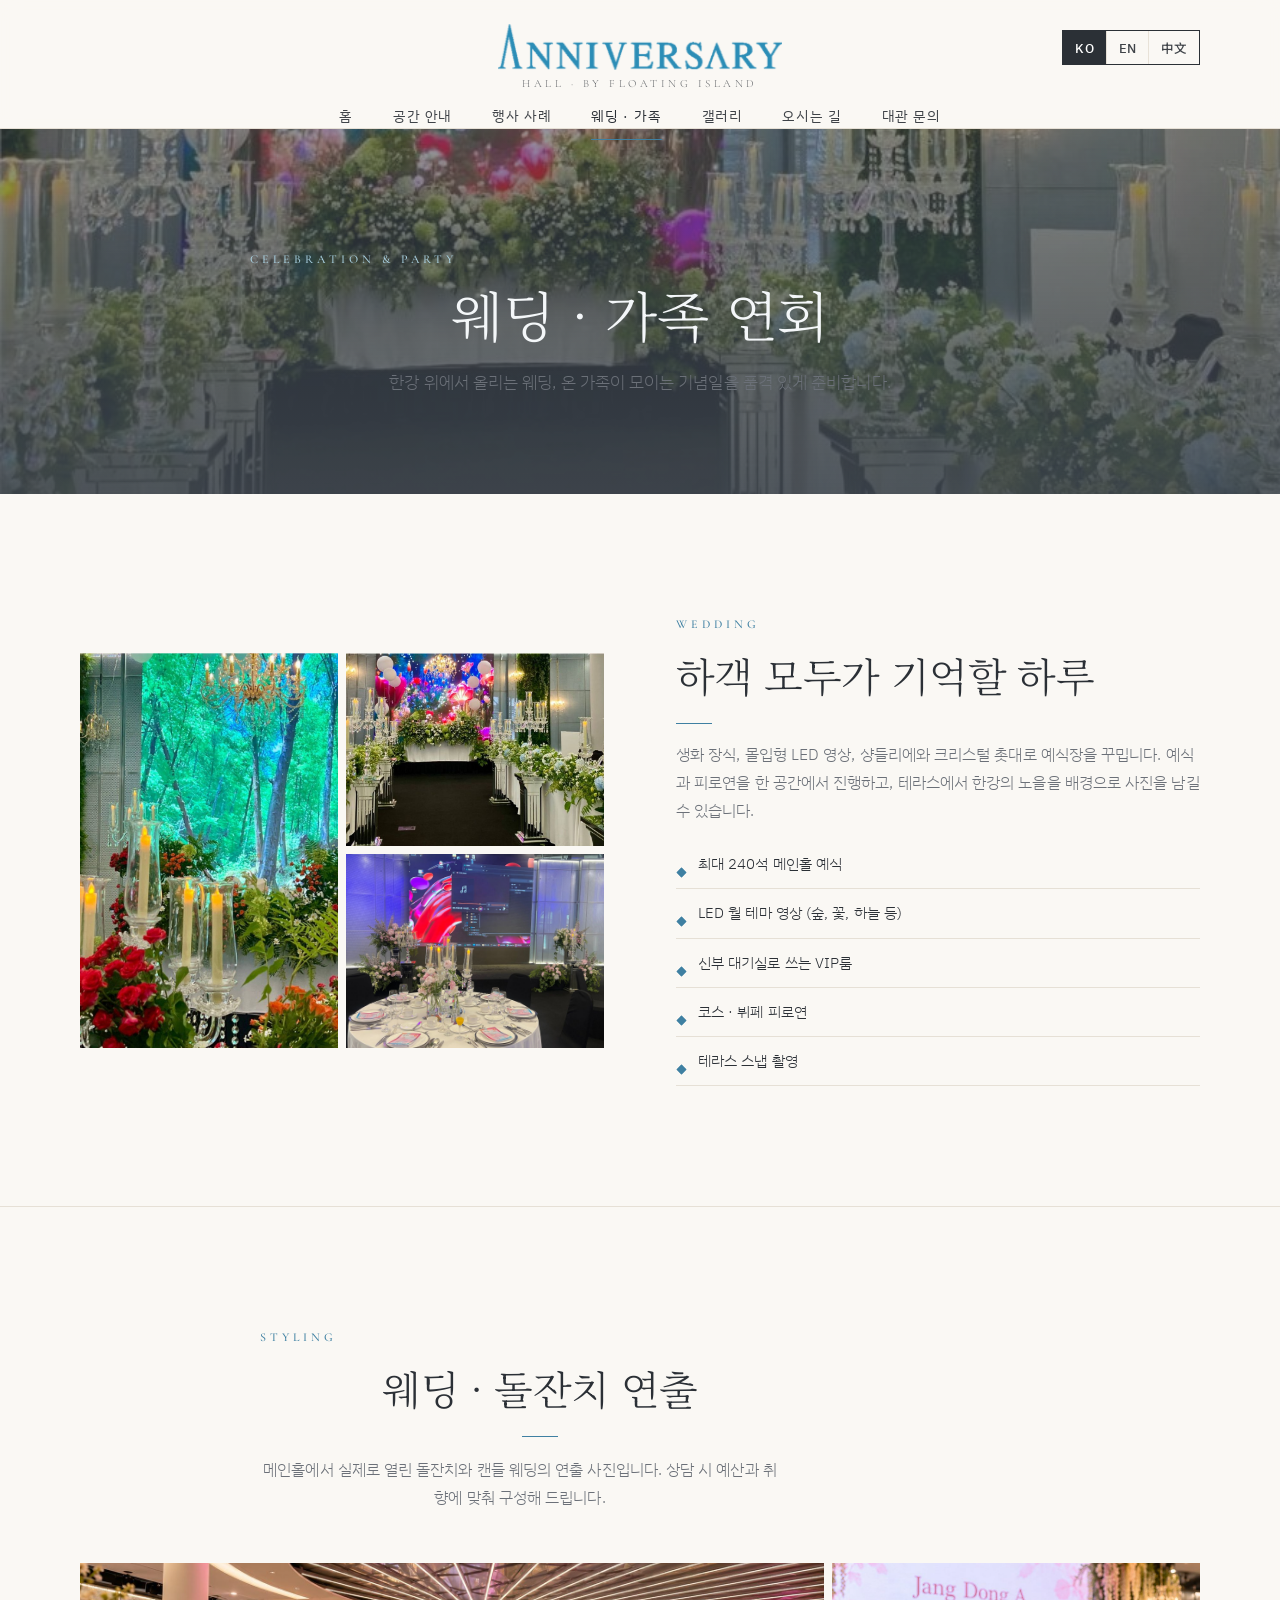
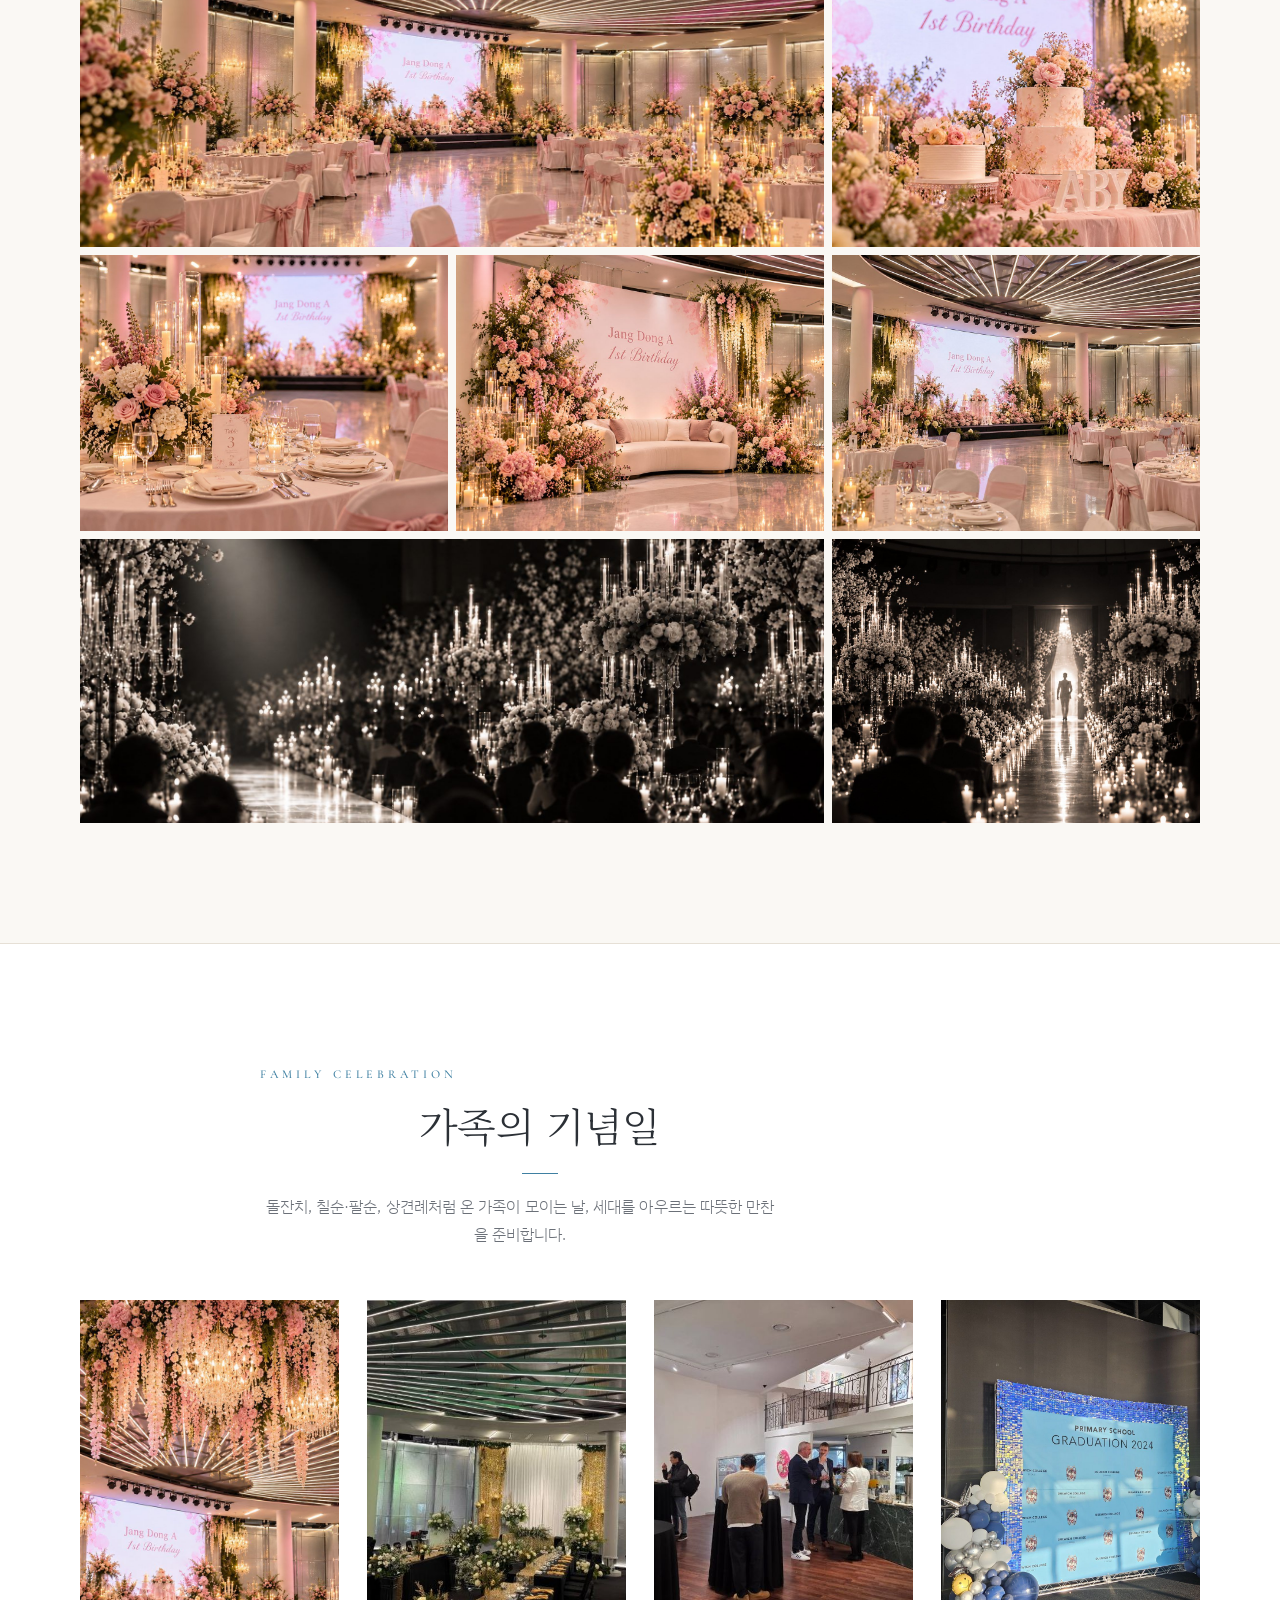
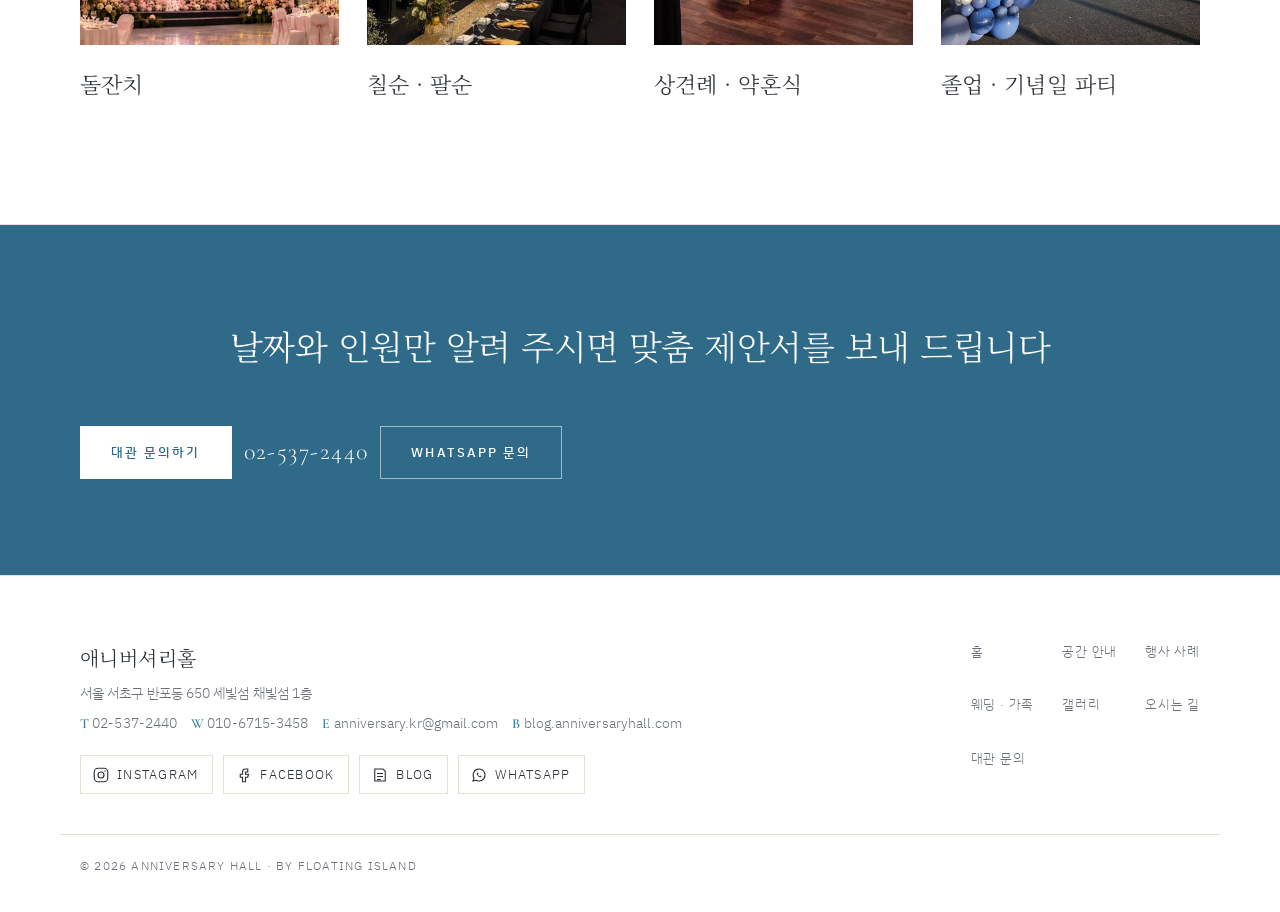
<file: wedding.html>
<!doctype html>
<html lang="ko">
<head>
<meta charset="utf-8">
<meta name="viewport" content="width=device-width, initial-scale=1, viewport-fit=cover">
<title>웨딩 · 가족 연회 | 애니버셔리홀</title>
<meta name="description" content="한강 세빛섬 웨딩, 돌잔치, 칠순·팔순, 상견례. 애니버셔리홀.">
<meta property="og:title" content="웨딩 · 가족 연회 | 애니버셔리홀">
<meta property="og:description" content="한강 세빛섬 웨딩, 돌잔치, 칠순·팔순, 상견례. 애니버셔리홀.">
<meta property="og:image" content="img/hero.jpg">
<link rel="preconnect" href="https://fonts.googleapis.com">
<link rel="preconnect" href="https://fonts.gstatic.com" crossorigin>
<link rel="stylesheet" href="https://fonts.googleapis.com/css2?family=Cormorant+Garamond:wght@400;500;600&family=Noto+Serif+KR:wght@300;400&family=IBM+Plex+Sans+KR:wght@300;400;500;600&family=Noto+Sans+SC:wght@300;400;500&display=swap">
<link rel="stylesheet" href="assets/style.css?v=202610212010">
</head>
<body data-title-key="title.wedding">
<header class="site-head" id="top">
  <div class="wrap bar">
    <a class="brand" href="./"><img src="img/logo-blue.png" alt="ANNIVERSARY" width="150" height="34"><small>HALL · BY FLOATING ISLAND</small></a>
    <nav aria-label="Main"><ul class="menu" id="menu"><li><a href="./"><span data-i18n="nav.home">홈</span></a></li><li><a href="spaces.html"><span data-i18n="nav.spaces">공간 안내</span></a></li><li><a href="events.html"><span data-i18n="nav.events">행사 사례</span></a></li><li><a href="wedding.html" aria-current="page"><span data-i18n="nav.wedding">웨딩 · 가족</span></a></li><li><a href="gallery.html"><span data-i18n="nav.gallery">갤러리</span></a></li><li><a href="location.html"><span data-i18n="nav.location">오시는 길</span></a></li><li><a href="contact.html"><span data-i18n="nav.contact">대관 문의</span></a></li></ul></nav>
    <div class="tools">
      <div class="lang" role="group" aria-label="Language">
        <button type="button" data-lang="ko" aria-pressed="true">KO</button><button type="button" data-lang="en" aria-pressed="false">EN</button><button type="button" data-lang="zh" aria-pressed="false">中文</button>
      </div>
      <button class="burger" type="button" aria-expanded="false" aria-controls="menu" aria-label="Menu"><span></span><span></span><span></span></button>
    </div>
  </div>
</header>
<main>
<section class="subhero" style="--img:url('../img/wed-aisle.jpg')">
  <div class="wrap">
    <div class="eyebrow">Celebration & Party</div>
    <h1 data-i18n="wed.h1">웨딩 · 가족 연회</h1>
    <p data-i18n="wed.lead" class="lead">한강 위에서 올리는 웨딩, 온 가족이 모이는 기념일을 품격 있게 준비합니다.</p>
  </div>
</section><section class="sec"><div class="wrap two">
  <div class="wed-photos"><button type="button" class="ph tall" data-full="img/wed-forest.jpg" data-cap="숲속 웨딩"><img src="img/wed-forest.jpg" alt="숲속 웨딩" loading="lazy"></button><button type="button" class="ph" data-full="img/wed-aisle.jpg" data-cap="버진로드"><img src="img/wed-aisle.jpg" alt="버진로드" loading="lazy"></button><button type="button" class="ph" data-full="img/pink-table.jpg" data-cap="핑크 생화와 촛대 테이블 세팅"><img src="img/pink-table.jpg" alt="핑크 생화와 촛대 테이블 세팅" loading="lazy"></button></div>
  <div>
    <div class="eyebrow">Wedding</div>
    <h2 data-i18n="wed.h2">하객 모두가 기억할 하루</h2>
    <p data-i18n="wed.p1" class="muted">생화 장식, 몰입형 LED 영상, 샹들리에와 크리스털 촛대로 예식장을 꾸밉니다. 예식과 피로연을 한 공간에서 진행하고, 테라스에서 한강의 노을을 배경으로 사진을 남길 수 있습니다.</p>
    <ul class="equip">
      <li><span data-i18n="w1">최대 240석 메인홀 예식</span></li>
      <li><span data-i18n="w2">LED 월 테마 영상 (숲, 꽃, 하늘 등)</span></li>
      <li><span data-i18n="w3">신부 대기실로 쓰는 VIP룸</span></li>
      <li><span data-i18n="w4">코스 · 뷔페 피로연</span></li>
      <li><span data-i18n="w5">테라스 스냅 촬영</span></li>
    </ul>
  </div>
</div></section>
<section class="sec"><div class="wrap">
  <div class="sec-head"><div><div class="eyebrow">Styling</div><h2 data-i18n="con2.h">웨딩 · 돌잔치 연출</h2></div>
  <p data-i18n="con2.p" class="muted">메인홀에서 실제로 열린 돌잔치와 캔들 웨딩의 연출 사진입니다. 상담 시 예산과 취향에 맞춰 구성해 드립니다.</p></div>
  <div class="gallery-grid"><button type="button" class="ph wide" data-full="img/concept-dol1.jpg" data-cap="돌잔치 연출"><img src="img/concept-dol1.jpg" alt="돌잔치 연출" loading="lazy"></button><button type="button" class="ph" data-full="img/concept-dol2.jpg" data-cap="돌잔치 케이크 테이블"><img src="img/concept-dol2.jpg" alt="돌잔치 케이크 테이블" loading="lazy"></button><button type="button" class="ph" data-full="img/concept-dol4.jpg" data-cap="돌잔치 테이블"><img src="img/concept-dol4.jpg" alt="돌잔치 테이블" loading="lazy"></button><button type="button" class="ph" data-full="img/concept-dol5.jpg" data-cap="돌잔치 포토 소파"><img src="img/concept-dol5.jpg" alt="돌잔치 포토 소파" loading="lazy"></button><button type="button" class="ph" data-full="img/concept-dol3.jpg" data-cap="돌잔치 메인 테이블"><img src="img/concept-dol3.jpg" alt="돌잔치 메인 테이블" loading="lazy"></button><button type="button" class="ph wide" data-full="img/concept-wed1.jpg" data-cap="캔들 웨딩"><img src="img/concept-wed1.jpg" alt="캔들 웨딩" loading="lazy"></button><button type="button" class="ph" data-full="img/concept-wed2.jpg" data-cap="캔들 버진로드"><img src="img/concept-wed2.jpg" alt="캔들 버진로드" loading="lazy"></button></div>
</div></section>
<section class="sec tint"><div class="wrap">
  <div class="sec-head"><div><div class="eyebrow">Family Celebration</div><h2 data-i18n="fam.h">가족의 기념일</h2></div>
  <p data-i18n="fam.p" class="muted">돌잔치, 칠순·팔순, 상견례처럼 온 가족이 모이는 날, 세대를 아우르는 따뜻한 만찬을 준비합니다.</p></div>
  <div class="cards4">
    <div class="scard"><img src="img/dol-wide.jpg" alt="" loading="lazy"><b data-i18n="fam.1">돌잔치</b></div>
    <div class="scard"><img src="img/family-dining.jpg" alt="" loading="lazy"><b data-i18n="fam.2">칠순 · 팔순</b></div>
    <div class="scard"><img src="img/gallery-hall.jpg" alt="" loading="lazy"><b data-i18n="fam.3">상견례 · 약혼식</b></div>
    <div class="scard"><img src="img/grad-photowall.jpg" alt="" loading="lazy"><b data-i18n="fam.4">졸업 · 기념일 파티</b></div>
  </div>
</div></section>
<section class="cta-band">
  <div class="wrap cta-in">
    <h2 data-i18n="cta.h">날짜와 인원만 알려 주시면 맞춤 제안서를 보내 드립니다</h2>
    <div class="cta-row"><a class="btn solid" href="contact.html"><span data-i18n="cta.btn">대관 문의하기</span></a><a class="cta-tel" href="tel:+8225372440">02-537-2440</a><a class="btn line wa" href="https://wa.me/821067153458" target="_blank" rel="noopener">WhatsApp 문의</a></div>
  </div>
</section>
</main>
<footer class="site-foot">
  <div class="wrap foot-grid">
    <div>
      <b class="foot-brand"><span data-i18n="brand">애니버셔리홀</span></b>
      <p data-i18n="foot.addr">서울 서초구 반포동 650 세빛섬 채빛섬 1층</p>
      <p class="foot-contact"><span style="white-space:nowrap"><span class="mono">T</span> <a href="tel:+8225372440">02-537-2440</a></span> <span style="white-space:nowrap"><span class="mono">W</span> <a href="https://wa.me/821067153458" target="_blank" rel="noopener">010-6715-3458</a></span> <span style="white-space:nowrap"><span class="mono">E</span> <a href="mailto:anniversary.kr@gmail.com">anniversary.kr@gmail.com</a></span> <span style="white-space:nowrap"><span class="mono">B</span> <a href="https://blog.anniversaryhall.com" target="_blank" rel="noopener">blog.anniversaryhall.com</a></span></p>
      <ul class="social" aria-label="Social">
        <li><a href="https://www.instagram.com/anniversaryhall" target="_blank" rel="noopener"><svg viewBox="0 0 24 24" width="18" height="18" fill="none" stroke="currentColor" stroke-width="1.5"><rect x="3" y="3" width="18" height="18" rx="5"/><circle cx="12" cy="12" r="4"/><circle cx="17.3" cy="6.7" r=".9" fill="currentColor" stroke="none"/></svg>Instagram</a></li>
        <li><a href="https://www.facebook.com/anniversaryhall" target="_blank" rel="noopener"><svg viewBox="0 0 24 24" width="18" height="18" fill="none" stroke="currentColor" stroke-width="1.5"><path d="M14 8h3V4h-3a4 4 0 00-4 4v3H7v4h3v6h4v-6h3l1-4h-4V8z"/></svg>Facebook</a></li>
        <li><a href="https://blog.anniversaryhall.com" target="_blank" rel="noopener"><svg viewBox="0 0 24 24" width="18" height="18" fill="none" stroke="currentColor" stroke-width="1.5"><path d="M5 4h11l3 3v13H5z"/><path d="M8 10h8M8 14h8M8 18h5"/></svg>Blog</a></li>
        <li><a href="https://wa.me/821067153458" target="_blank" rel="noopener"><svg viewBox="0 0 24 24" width="18" height="18" fill="none" stroke="currentColor" stroke-width="1.5"><path d="M4 20l1.3-3.8A8 8 0 1112 20a8 8 0 01-3.9-1z"/><path d="M9 9.5c0 3 2.5 5.5 5.5 5.5l1-1.5-2-1-1 1a4 4 0 01-2-2l1-1-1-2z" fill="currentColor" stroke="none"/></svg>WhatsApp</a></li>
      </ul>
    </div>
    <ul class="foot-links"><li><a href="./"><span data-i18n="nav.home">홈</span></a></li><li><a href="spaces.html"><span data-i18n="nav.spaces">공간 안내</span></a></li><li><a href="events.html"><span data-i18n="nav.events">행사 사례</span></a></li><li><a href="wedding.html"><span data-i18n="nav.wedding">웨딩 · 가족</span></a></li><li><a href="gallery.html"><span data-i18n="nav.gallery">갤러리</span></a></li><li><a href="location.html"><span data-i18n="nav.location">오시는 길</span></a></li><li><a href="contact.html"><span data-i18n="nav.contact">대관 문의</span></a></li></ul>
  </div>
  <div class="wrap foot-copy">© 2026 Anniversary Hall · by Floating Island</div>
</footer>
<dialog class="lb" id="lb" aria-label="Photo"><button type="button" id="lbClose" aria-label="Close">×</button><img id="lbImg" alt=""><p id="lbCap"></p></dialog>
<script src="assets/i18n.js?v=202610212010"></script>
<script src="assets/site.js?v=202610122121"></script>
</body>
</html>
</file>
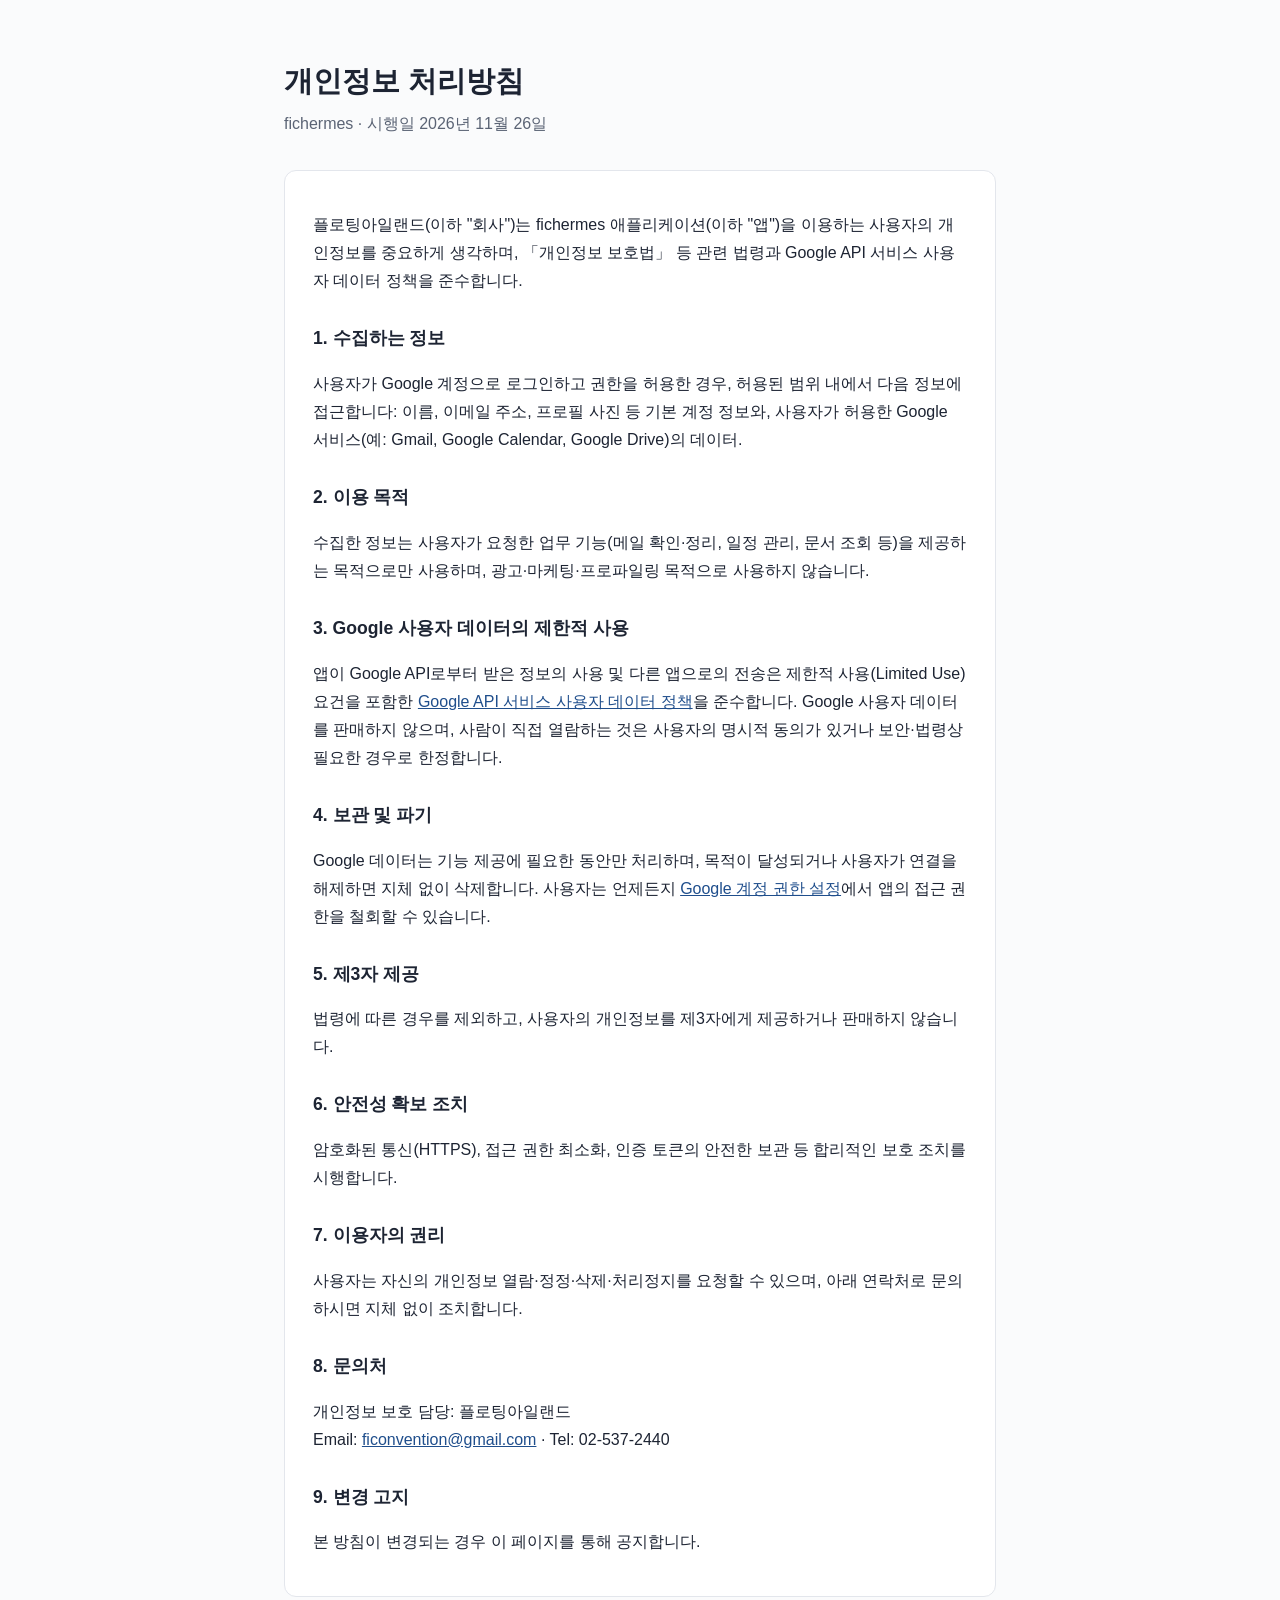
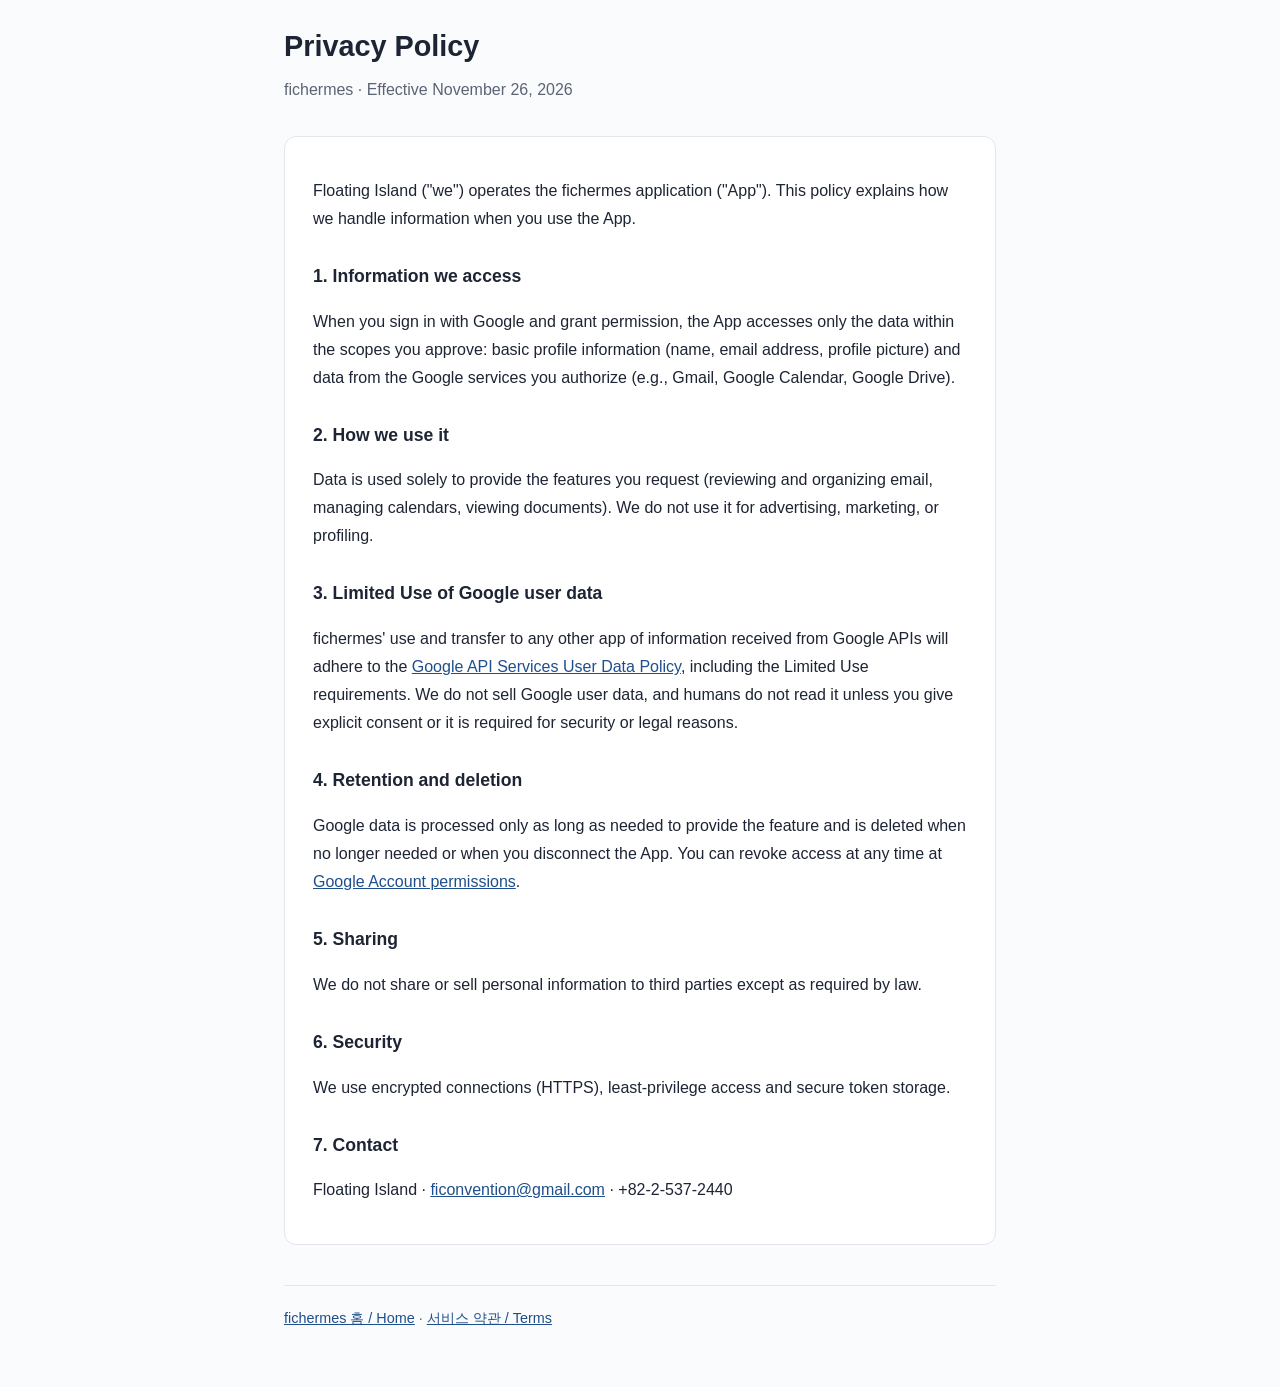
<file: fichermes/privacy.html>
<!doctype html>
<html lang="ko">
<head>
<meta charset="utf-8">
<meta name="viewport" content="width=device-width, initial-scale=1">
<title>개인정보 처리방침 · Privacy Policy | fichermes</title>
<style>
  :root{--ink:#1d2433;--muted:#5b6475;--line:#e3e6ec;--accent:#1f4e8c;}
  *{box-sizing:border-box}
  body{margin:0;font-family:-apple-system,BlinkMacSystemFont,"Apple SD Gothic Neo","Noto Sans KR","Segoe UI",sans-serif;color:var(--ink);line-height:1.75;background:#fafbfc}
  .wrap{max-width:760px;margin:0 auto;padding:56px 24px}
  h1{font-size:1.8rem;margin:0 0 4px}
  .sub{color:var(--muted);margin:0 0 32px}
  h2{font-size:1.1rem;margin:28px 0 6px}
  a{color:var(--accent)}
  .card{background:#fff;border:1px solid var(--line);border-radius:12px;padding:24px 28px;margin-bottom:24px}
  footer{margin-top:40px;color:var(--muted);font-size:.9rem;border-top:1px solid var(--line);padding-top:20px}
</style>
</head>
<body>
<div class="wrap">
  <h1>개인정보 처리방침</h1>
  <p class="sub">fichermes · 시행일 2026년 11월 26일</p>

  <div class="card">
    <p>플로팅아일랜드(이하 "회사")는 fichermes 애플리케이션(이하 "앱")을 이용하는 사용자의 개인정보를 중요하게 생각하며, 「개인정보 보호법」 등 관련 법령과 Google API 서비스 사용자 데이터 정책을 준수합니다.</p>

    <h2>1. 수집하는 정보</h2>
    <p>사용자가 Google 계정으로 로그인하고 권한을 허용한 경우, 허용된 범위 내에서 다음 정보에 접근합니다: 이름, 이메일 주소, 프로필 사진 등 기본 계정 정보와, 사용자가 허용한 Google 서비스(예: Gmail, Google Calendar, Google Drive)의 데이터.</p>

    <h2>2. 이용 목적</h2>
    <p>수집한 정보는 사용자가 요청한 업무 기능(메일 확인·정리, 일정 관리, 문서 조회 등)을 제공하는 목적으로만 사용하며, 광고·마케팅·프로파일링 목적으로 사용하지 않습니다.</p>

    <h2>3. Google 사용자 데이터의 제한적 사용</h2>
    <p>앱이 Google API로부터 받은 정보의 사용 및 다른 앱으로의 전송은 제한적 사용(Limited Use) 요건을 포함한 <a href="https://developers.google.com/terms/api-services-user-data-policy" target="_blank" rel="noopener">Google API 서비스 사용자 데이터 정책</a>을 준수합니다. Google 사용자 데이터를 판매하지 않으며, 사람이 직접 열람하는 것은 사용자의 명시적 동의가 있거나 보안·법령상 필요한 경우로 한정합니다.</p>

    <h2>4. 보관 및 파기</h2>
    <p>Google 데이터는 기능 제공에 필요한 동안만 처리하며, 목적이 달성되거나 사용자가 연결을 해제하면 지체 없이 삭제합니다. 사용자는 언제든지 <a href="https://myaccount.google.com/permissions" target="_blank" rel="noopener">Google 계정 권한 설정</a>에서 앱의 접근 권한을 철회할 수 있습니다.</p>

    <h2>5. 제3자 제공</h2>
    <p>법령에 따른 경우를 제외하고, 사용자의 개인정보를 제3자에게 제공하거나 판매하지 않습니다.</p>

    <h2>6. 안전성 확보 조치</h2>
    <p>암호화된 통신(HTTPS), 접근 권한 최소화, 인증 토큰의 안전한 보관 등 합리적인 보호 조치를 시행합니다.</p>

    <h2>7. 이용자의 권리</h2>
    <p>사용자는 자신의 개인정보 열람·정정·삭제·처리정지를 요청할 수 있으며, 아래 연락처로 문의하시면 지체 없이 조치합니다.</p>

    <h2>8. 문의처</h2>
    <p>개인정보 보호 담당: 플로팅아일랜드<br>Email: <a href="mailto:ficonvention@gmail.com">ficonvention@gmail.com</a> · Tel: 02-537-2440</p>

    <h2>9. 변경 고지</h2>
    <p>본 방침이 변경되는 경우 이 페이지를 통해 공지합니다.</p>
  </div>

  <h1 id="en">Privacy Policy</h1>
  <p class="sub">fichermes · Effective November 26, 2026</p>
  <div class="card">
    <p>Floating Island ("we") operates the fichermes application ("App"). This policy explains how we handle information when you use the App.</p>
    <h2>1. Information we access</h2>
    <p>When you sign in with Google and grant permission, the App accesses only the data within the scopes you approve: basic profile information (name, email address, profile picture) and data from the Google services you authorize (e.g., Gmail, Google Calendar, Google Drive).</p>
    <h2>2. How we use it</h2>
    <p>Data is used solely to provide the features you request (reviewing and organizing email, managing calendars, viewing documents). We do not use it for advertising, marketing, or profiling.</p>
    <h2>3. Limited Use of Google user data</h2>
    <p>fichermes' use and transfer to any other app of information received from Google APIs will adhere to the <a href="https://developers.google.com/terms/api-services-user-data-policy" target="_blank" rel="noopener">Google API Services User Data Policy</a>, including the Limited Use requirements. We do not sell Google user data, and humans do not read it unless you give explicit consent or it is required for security or legal reasons.</p>
    <h2>4. Retention and deletion</h2>
    <p>Google data is processed only as long as needed to provide the feature and is deleted when no longer needed or when you disconnect the App. You can revoke access at any time at <a href="https://myaccount.google.com/permissions" target="_blank" rel="noopener">Google Account permissions</a>.</p>
    <h2>5. Sharing</h2>
    <p>We do not share or sell personal information to third parties except as required by law.</p>
    <h2>6. Security</h2>
    <p>We use encrypted connections (HTTPS), least-privilege access and secure token storage.</p>
    <h2>7. Contact</h2>
    <p>Floating Island · <a href="mailto:ficonvention@gmail.com">ficonvention@gmail.com</a> · +82-2-537-2440</p>
  </div>

  <footer><a href="./">fichermes 홈 / Home</a> · <a href="terms.html">서비스 약관 / Terms</a></footer>
</div>
</body>
</html>
</file>
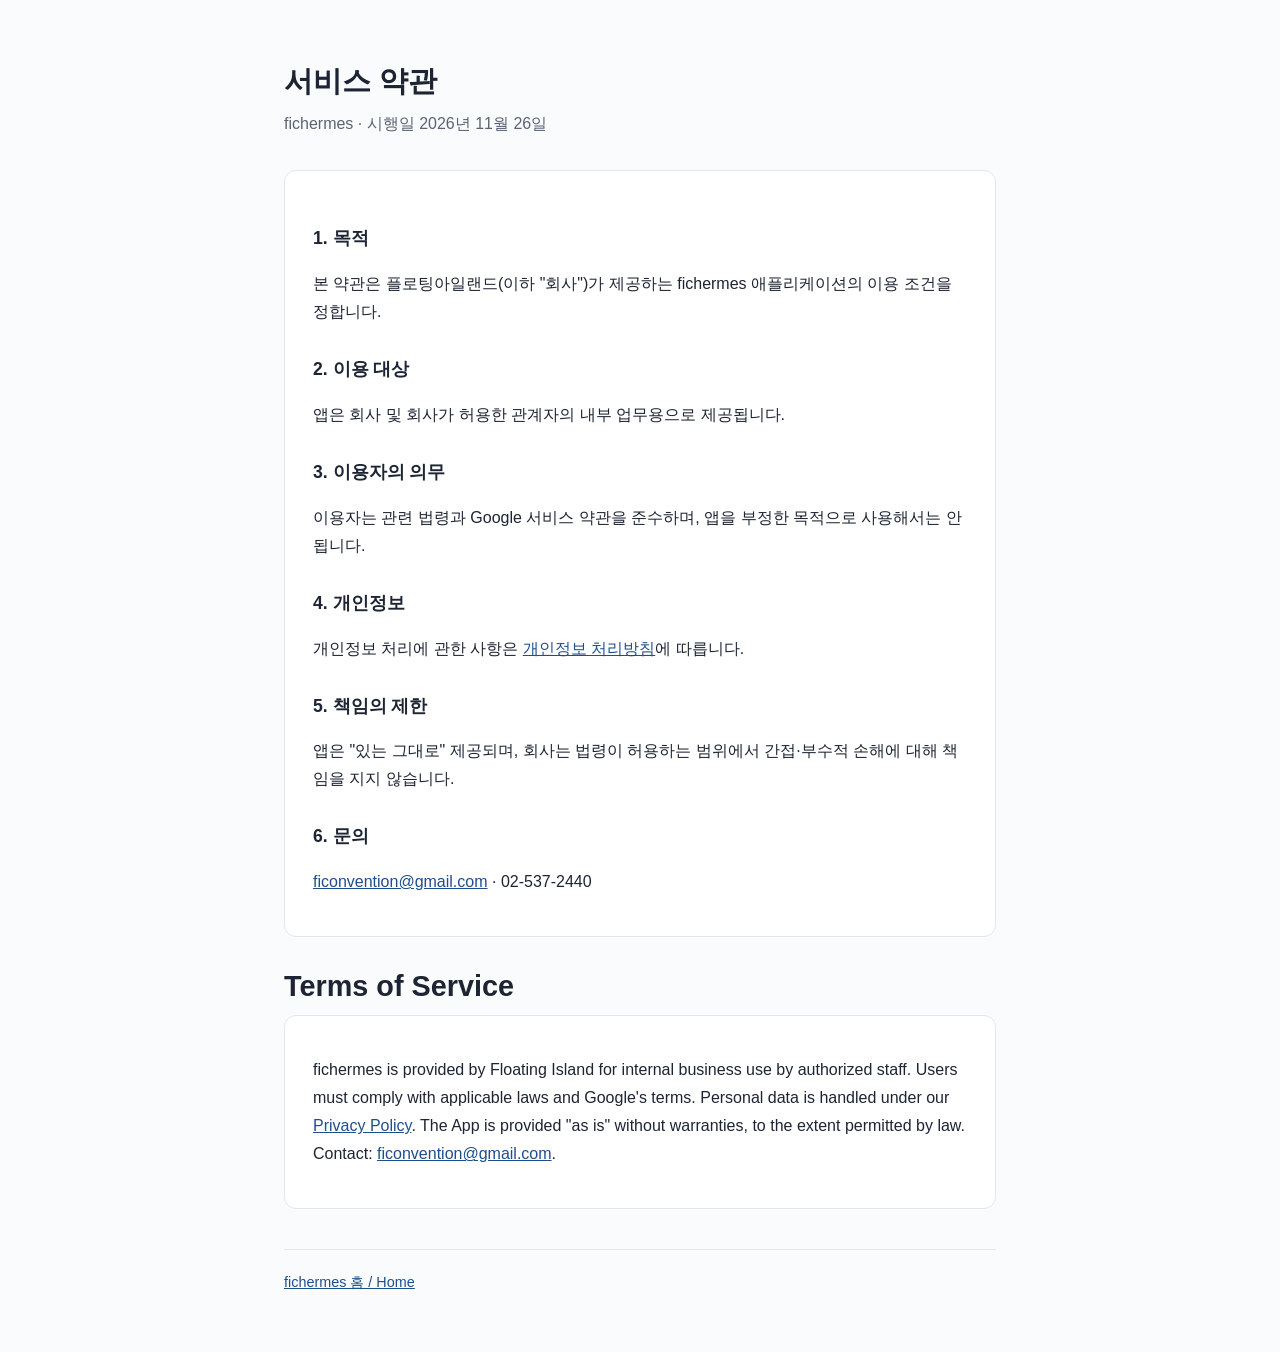
<file: fichermes/terms.html>
<!doctype html>
<html lang="ko">
<head>
<meta charset="utf-8">
<meta name="viewport" content="width=device-width, initial-scale=1">
<title>서비스 약관 · Terms of Service | fichermes</title>
<style>
  :root{--ink:#1d2433;--muted:#5b6475;--line:#e3e6ec;--accent:#1f4e8c;}
  *{box-sizing:border-box}
  body{margin:0;font-family:-apple-system,BlinkMacSystemFont,"Apple SD Gothic Neo","Noto Sans KR","Segoe UI",sans-serif;color:var(--ink);line-height:1.75;background:#fafbfc}
  .wrap{max-width:760px;margin:0 auto;padding:56px 24px}
  h1{font-size:1.8rem;margin:0 0 4px}
  .sub{color:var(--muted);margin:0 0 32px}
  h2{font-size:1.1rem;margin:28px 0 6px}
  a{color:var(--accent)}
  .card{background:#fff;border:1px solid var(--line);border-radius:12px;padding:24px 28px;margin-bottom:24px}
  footer{margin-top:40px;color:var(--muted);font-size:.9rem;border-top:1px solid var(--line);padding-top:20px}
</style>
</head>
<body>
<div class="wrap">
  <h1>서비스 약관</h1>
  <p class="sub">fichermes · 시행일 2026년 11월 26일</p>
  <div class="card">
    <h2>1. 목적</h2>
    <p>본 약관은 플로팅아일랜드(이하 "회사")가 제공하는 fichermes 애플리케이션의 이용 조건을 정합니다.</p>
    <h2>2. 이용 대상</h2>
    <p>앱은 회사 및 회사가 허용한 관계자의 내부 업무용으로 제공됩니다.</p>
    <h2>3. 이용자의 의무</h2>
    <p>이용자는 관련 법령과 Google 서비스 약관을 준수하며, 앱을 부정한 목적으로 사용해서는 안 됩니다.</p>
    <h2>4. 개인정보</h2>
    <p>개인정보 처리에 관한 사항은 <a href="privacy.html">개인정보 처리방침</a>에 따릅니다.</p>
    <h2>5. 책임의 제한</h2>
    <p>앱은 "있는 그대로" 제공되며, 회사는 법령이 허용하는 범위에서 간접·부수적 손해에 대해 책임을 지지 않습니다.</p>
    <h2>6. 문의</h2>
    <p><a href="mailto:ficonvention@gmail.com">ficonvention@gmail.com</a> · 02-537-2440</p>
  </div>
  <h1>Terms of Service</h1>
  <div class="card">
    <p>fichermes is provided by Floating Island for internal business use by authorized staff. Users must comply with applicable laws and Google's terms. Personal data is handled under our <a href="privacy.html">Privacy Policy</a>. The App is provided "as is" without warranties, to the extent permitted by law. Contact: <a href="mailto:ficonvention@gmail.com">ficonvention@gmail.com</a>.</p>
  </div>
  <footer><a href="./">fichermes 홈 / Home</a></footer>
</div>
</body>
</html>
</file>
<file: assets/style.css>
/* 애니버셔리홀 브랜드: 메인 블루 #0E96C8 · 서브 세빛섬 유리톤 #AEBAD4 · 건메탈 #48505A · 웜 화이트 #F7F7F5 · 제목은 얇은 고딕 */
:root{
  --bg:#f5f1ea; --surface:#ffffff; --blush:#ede7dc; --ink:#2b3036; --muted:#6b7078; --line:#e0dad0;
  --river:#3f4751; --river-2:#4a535e; --light:#8ec3da; --accent:#247ca6; --on-river:#f2f4f7;
  --display:"Cormorant Garamond","Gowun Batang",Georgia,serif;
  --serif:"IBM Plex Sans KR","Noto Sans SC",-apple-system,"Apple SD Gothic Neo","Malgun Gothic","PingFang SC",sans-serif;
  --sans:"IBM Plex Sans KR","Noto Sans SC",-apple-system,"Apple SD Gothic Neo","Malgun Gothic","PingFang SC",sans-serif;
}
@media (prefers-color-scheme:dark){:root:not([data-theme="light"]){
  --bg:#1b1e23;--surface:#23272d;--blush:#272c33;--ink:#eceef0;--muted:#a3a8b0;--line:#363c45;
  --river:#2e343c;--river-2:#3f4751;--accent:#8ec3da;color-scheme:dark}}
:root[data-theme="dark"]{--bg:#1b1e23;--surface:#23272d;--blush:#272c33;--ink:#eceef0;--muted:#a3a8b0;--line:#363c45;--river:#2e343c;--river-2:#3f4751;--accent:#8ec3da;color-scheme:dark}
html[lang="zh"] body{--serif:"Noto Sans SC","PingFang SC",sans-serif;--sans:"Noto Sans SC","PingFang SC",-apple-system,sans-serif}

*{box-sizing:border-box}
html{scroll-behavior:smooth}
body{background:var(--bg);color:var(--ink);font-family:var(--sans);font-size:16px;line-height:1.75;margin:0}
img{max-width:100%;display:block}
a{color:inherit}
.wrap{max-width:1160px;margin:0 auto;padding-inline:20px}
h1,h2,h3{font-family:var(--serif);font-weight:300;letter-spacing:-.01em;text-wrap:balance;margin:0}
.eyebrow{font-family:var(--display);font-size:15px;letter-spacing:.24em;text-transform:uppercase;color:var(--accent);font-weight:500;margin-bottom:8px}
.eyebrow.on-dark{color:var(--light)}
.disp{font-family:var(--display);letter-spacing:.12em;text-transform:uppercase}
.muted{color:var(--muted)} .small{font-size:13.5px}
.mono{font-family:var(--display);color:var(--accent);font-weight:600}

/* header */
.site-head{position:sticky;top:env(safe-area-inset-top,0px);z-index:20;background:rgba(63,71,81,.94);backdrop-filter:blur(8px);color:var(--on-river)}
.bar{display:flex;align-items:center;gap:24px;padding-block:14px}
.brand{text-decoration:none;display:flex;flex-direction:column;line-height:1.2;flex:none}
.brand img{height:30px;width:auto;display:block}
.brand small{font-family:var(--display);font-size:10.5px;letter-spacing:.26em;opacity:.65;margin-top:5px}
.menu{display:flex;gap:22px;list-style:none;margin:0;padding:0;font-size:14.5px}
.menu a{text-decoration:none;opacity:.82;padding-block:6px;border-bottom:1px solid transparent}
.menu a:hover,.menu a:focus-visible{opacity:1}
.menu a[aria-current="page"]{opacity:1;border-bottom-color:var(--light)}
nav{margin-left:auto}
.tools{display:flex;align-items:center;gap:10px}
.lang{display:flex;border:1px solid rgba(142,195,218,.5);border-radius:2px;overflow:hidden}
.lang button{all:unset;cursor:pointer;font:500 12px var(--sans);padding:5px 9px;color:var(--on-river);opacity:.75}
.lang button[aria-pressed="true"]{background:var(--light);color:#10242e;opacity:1}
.lang button:focus-visible{outline:2px solid var(--light)}
.burger{all:unset;display:none;cursor:pointer;width:34px;height:30px;flex-direction:column;justify-content:center;gap:5px}
.burger span{display:block;height:2px;background:var(--on-river)}
@media (max-width:980px){
  .burger{display:flex}
  nav{position:absolute;left:0;right:0;top:100%;background:var(--river);margin:0}
  .menu{display:none;flex-direction:column;gap:0;padding:8px 20px 18px}
  .menu.open{display:flex}
  .menu a{display:block;padding-block:10px;border-bottom:1px solid rgba(255,255,255,.08)}
  .tools{margin-left:auto}
}

/* hero */
.hero{background:linear-gradient(180deg,var(--river) 0%,var(--river-2) 78%,#5b6570 100%);color:var(--on-river)}
.hero-in{padding-block:84px 34px}
.hero h1{font-size:clamp(38px,6.4vw,72px);line-height:1.18}
.lead{max-width:38em;margin-top:20px;font-size:17px;color:#d5dbe3}
.cta-row{display:flex;flex-wrap:wrap;gap:12px;margin-top:28px;align-items:center}
.btn{display:inline-block;padding:13px 22px;border-radius:2px;font-weight:600;font-size:15px;text-decoration:none;border:1px solid var(--light);cursor:pointer;font-family:var(--sans)}
.btn.solid{background:var(--light);color:#10242e}
.btn.ghost{color:var(--light);background:transparent}
.btn.line{border-color:var(--accent);color:var(--accent);background:transparent;margin:6px 6px 0 0}
.btn:focus-visible{outline:2px solid var(--accent);outline-offset:3px}
.keyfacts{display:grid;grid-template-columns:repeat(4,minmax(0,1fr));margin:44px 0 0;border-top:1px solid rgba(142,195,218,.35)}
.keyfacts div{padding:16px 16px 0 0}
.keyfacts dt{font-family:var(--display);font-size:30px;font-weight:500;color:var(--light);line-height:1.1;font-variant-numeric:tabular-nums}
.keyfacts dd{margin:0;font-size:13px;color:#aebad4}
@media (max-width:760px){.keyfacts{grid-template-columns:repeat(2,minmax(0,1fr))}}
.panorama{width:100%;height:clamp(150px,26vw,330px);object-fit:cover;object-position:center 70%}

.subhero{position:relative;color:var(--on-river);background:linear-gradient(180deg,rgba(63,71,81,.55),rgba(63,71,81,.88)),var(--img) center/cover no-repeat,var(--river)}
.subhero .wrap{padding-block:96px 64px}
.subhero h1{font-size:clamp(34px,5.4vw,58px);line-height:1.2}
.subhero .eyebrow{color:var(--light)}

/* sections */
.sec{padding-block:96px}
.sec.tint{background:var(--blush)}
.sec-head{display:flex;justify-content:space-between;align-items:end;gap:24px 40px;flex-wrap:wrap;margin-bottom:36px}
.sec-head > div{max-width:560px}
.sec-head > p{max-width:520px;margin:0}
.sec h2{font-size:clamp(26px,3.6vw,40px);line-height:1.3}
.two{display:grid;grid-template-columns:minmax(0,1fr) minmax(0,1fr);gap:56px;align-items:center}
@media (max-width:860px){.two{grid-template-columns:1fr;gap:32px}}
.quote{font-family:var(--serif);font-size:clamp(19px,2.3vw,24px);line-height:1.6;margin-top:18px}
.framed{margin:0;background:var(--blush);padding:24px}
.sec.tint .framed{background:var(--surface)}
.link-arrow{display:inline-block;margin-top:10px;color:var(--accent);font-weight:600;text-decoration:none}
.link-arrow:hover{text-decoration:underline;text-underline-offset:4px}

/* photo buttons */
.ph{all:unset;cursor:zoom-in;display:block;overflow:hidden;position:relative}
.ph img{width:100%;height:100%;object-fit:cover;transition:transform .5s ease}
.ph:hover img{transform:scale(1.03)}
.ph:focus-visible{outline:2px solid var(--accent);outline-offset:3px}
.framed .ph img{aspect-ratio:4/3.2}

/* cards */
.cards4{display:grid;grid-template-columns:repeat(4,minmax(0,1fr));gap:18px}
.scard{display:flex;flex-direction:column;gap:4px;text-decoration:none;background:var(--surface);padding-bottom:16px}
.scard img{aspect-ratio:4/3.4;object-fit:cover;width:100%;margin-bottom:10px}
.scard .disp,.scard b,.scard small{padding-inline:16px}
.scard .disp{font-size:13px;color:var(--accent)}
.scard b{font-family:var(--serif);font-size:20px}
.scard small{color:var(--muted);font-size:13.5px}
a.scard:hover b{text-decoration:underline;text-underline-offset:4px}
@media (max-width:900px){.cards4{grid-template-columns:repeat(2,minmax(0,1fr))}}
@media (max-width:460px){.cards4{grid-template-columns:1fr}}

.ev-strip{display:grid;grid-template-columns:repeat(4,minmax(0,1fr));gap:10px}
.ev-strip .ph img{aspect-ratio:1/1}
@media (max-width:760px){.ev-strip{grid-template-columns:repeat(2,minmax(0,1fr))}}
.track{list-style:none;padding:0;margin:26px 0 0;display:grid;grid-template-columns:repeat(3,minmax(0,1fr));gap:0 28px}
.track li{border-top:1px solid var(--line);padding-block:12px;font-size:15px}
@media (max-width:760px){.track{grid-template-columns:1fr}}

.svc3{display:grid;grid-template-columns:repeat(3,minmax(0,1fr));gap:28px}
.svc img{aspect-ratio:4/3;object-fit:cover;width:100%;margin-bottom:14px}
.svc h3{font-size:20px}
.svc p{color:var(--muted);font-size:15px;margin:6px 0 0}
@media (max-width:820px){.svc3{grid-template-columns:1fr}}

/* spaces page */
.subnav{display:flex;gap:6px;flex-wrap:wrap;padding-block:18px;border-bottom:1px solid var(--line);position:sticky;top:calc(env(safe-area-inset-top,0px) + 60px);background:var(--bg);z-index:5}
.subnav a{font-size:14px;text-decoration:none;padding:6px 14px;border:1px solid var(--line);border-radius:999px;background:var(--surface)}
.subnav a:hover{border-color:var(--accent)}
.space-sec{scroll-margin-top:130px}
.space-sec + .space-sec{border-top:1px solid var(--line)}
.space-head{max-width:760px;margin-bottom:28px}
.lead2{font-size:16.5px;margin-top:12px}
.gallery-grid{display:grid;grid-template-columns:repeat(3,minmax(0,1fr));gap:8px}
.gallery-grid .ph img{aspect-ratio:4/3}
.gallery-grid .ph.wide{grid-column:span 2}
.gallery-grid .ph.wide img{aspect-ratio:8/3.05}
@media (max-width:700px){.gallery-grid{grid-template-columns:repeat(2,minmax(0,1fr))}.gallery-grid .ph.wide{grid-column:span 2}}
.spec-wrap{display:grid;grid-template-columns:minmax(0,1.3fr) minmax(0,1fr);gap:40px;margin-top:36px}
@media (max-width:820px){.spec-wrap{grid-template-columns:1fr}}
.mini{font-family:var(--sans);font-size:13px;letter-spacing:.14em;text-transform:uppercase;color:var(--accent);font-weight:600;margin-bottom:10px}
.spec{margin:0;border-top:1px solid var(--line)}
.spec > div{display:grid;grid-template-columns:120px minmax(0,1fr);gap:14px;padding-block:12px;border-bottom:1px solid var(--line);font-size:15px}
.spec dt{color:var(--muted);font-size:13.5px;padding-top:2px}
.spec dd{margin:0;font-variant-numeric:tabular-nums}
.spec.cols{display:grid;grid-template-columns:repeat(2,minmax(0,1fr));column-gap:40px;border-top:0}
.spec.cols > div:nth-child(-n+2){border-top:1px solid var(--line)}
@media (max-width:720px){.spec.cols{grid-template-columns:1fr}.spec.cols > div:nth-child(2){border-top:0}}
.equip{list-style:none;padding:0;margin:0;display:grid;gap:0}
.equip li{padding:11px 0 11px 22px;border-bottom:1px solid var(--line);position:relative;font-size:15px}
.equip li::before{content:"";position:absolute;left:2px;top:20px;width:8px;height:8px;border:1.5px solid var(--accent);transform:rotate(45deg)}
.plan .ph{background:#fff;padding:10px;border:1px solid var(--line)}

/* events */
.chips{display:flex;flex-wrap:wrap;gap:8px;margin-bottom:28px}
.chip{font:500 14px var(--sans);padding:8px 16px;border-radius:999px;border:1px solid var(--line);background:var(--surface);color:var(--ink);cursor:pointer}
.chip[aria-pressed="true"]{background:var(--ink);color:var(--bg);border-color:var(--ink)}
.chip:focus-visible{outline:2px solid var(--accent);outline-offset:2px}
.ev-grid{display:grid;grid-template-columns:repeat(3,minmax(0,1fr));gap:26px 22px}
.ev{margin:0;display:flex;flex-direction:column;gap:8px}
.ev .ph img{aspect-ratio:4/3}
.ev .tag{font-family:var(--display);font-size:14px;letter-spacing:.2em;text-transform:uppercase;color:var(--accent);margin-top:4px}
.ev h3{font-size:19px;line-height:1.45}
.ev p{margin:0;color:var(--muted);font-size:14.5px}
@media (max-width:900px){.ev-grid{grid-template-columns:repeat(2,minmax(0,1fr))}}
@media (max-width:540px){.ev-grid{grid-template-columns:1fr}}

/* wedding */
.wed-photos{display:grid;grid-template-columns:1fr 1fr;gap:8px}
.wed-photos .ph img{aspect-ratio:4/3}
.wed-photos .ph.tall{grid-row:span 2}
.wed-photos .ph.tall img{aspect-ratio:auto;height:100%}

/* location */
.addr{font-family:var(--serif);font-size:24px;line-height:1.5;margin:0}
.copy{margin-top:14px;background:none;border:1px solid var(--accent);color:var(--accent);padding:9px 16px;font:600 14px var(--sans);cursor:pointer;border-radius:2px}

/* contact */
.contact-grid{display:grid;grid-template-columns:minmax(0,1fr) minmax(0,1.1fr);gap:56px;align-items:start}
@media (max-width:860px){.contact-grid{grid-template-columns:1fr}}
.contact-grid h2{margin-bottom:18px}
.steps{list-style:none;counter-reset:s;padding:0;margin:0}
.steps li{counter-increment:s;display:grid;grid-template-columns:44px minmax(0,1fr);grid-template-rows:auto auto;column-gap:10px;padding-block:12px;border-bottom:1px solid var(--line)}
.steps li::before{content:"0" counter(s);font-family:var(--display);font-size:26px;color:var(--accent);grid-row:span 2;line-height:1.2}
.steps b{font-size:16px} .steps span{color:var(--muted);font-size:14px}
.form{background:var(--surface);border:1px solid var(--line);padding:32px;display:flex;flex-direction:column}
.form label{font-size:13.5px;color:var(--muted);margin:14px 0 6px}
.form input,.form select,.form textarea{font:inherit;font-size:15px;padding:11px 12px;border:1px solid var(--line);background:var(--bg);color:var(--ink);border-radius:2px;width:100%}
.form input:focus,.form select:focus,.form textarea:focus{outline:2px solid var(--accent);outline-offset:0}
.form .row2{display:grid;grid-template-columns:1fr 1fr;gap:12px}
.form .btn{margin-top:22px;align-self:flex-start}
.form-err{color:#b3261e;font-size:14px;margin:12px 0 0}

/* cta + footer */
.cta-band{background:var(--river);color:var(--on-river)}
.cta-in{padding-block:56px;display:flex;justify-content:space-between;align-items:center;gap:24px;flex-wrap:wrap}
.cta-in h2{font-size:clamp(20px,2.6vw,28px);max-width:620px;line-height:1.45}
.cta-in .cta-row{margin:0}
.cta-tel{font-family:var(--display);font-size:24px;color:var(--light);letter-spacing:.04em}
.site-foot{padding-block:44px 30px;font-size:14px;color:var(--muted);border-top:1px solid var(--line)}
.foot-grid{display:flex;justify-content:space-between;gap:28px;flex-wrap:wrap}
.foot-grid p{margin:6px 0}
.foot-brand{font-family:var(--serif);font-size:18px;color:var(--ink)}
.foot-links{list-style:none;padding:0;margin:0;display:grid;grid-template-columns:repeat(3,auto);gap:6px 28px}
.foot-links a{text-decoration:none}
.foot-copy{margin-top:26px;font-size:12.5px}

/* lightbox */
dialog.lb{border:0;padding:0;background:transparent;max-width:min(1400px,94vw);max-height:92vh}
dialog.lb::backdrop{background:rgba(43,48,56,.9)}
dialog.lb img{max-height:86vh;width:auto;margin:0 auto}
dialog.lb p{color:#dfe4ec;text-align:center;font-size:14px;margin:10px 0 0}
dialog.lb button{position:absolute;top:8px;right:8px;background:rgba(0,0,0,.55);color:#fff;border:0;width:40px;height:40px;font-size:22px;cursor:pointer;border-radius:50%}
@media (prefers-reduced-motion:reduce){html{scroll-behavior:auto}.ph img{transition:none}}
/* case studies */
.case-links{display:flex;flex-wrap:wrap;gap:10px 28px;margin-top:16px}
.case-links a{color:var(--accent);font-weight:600;text-decoration:none}
.case-links a:hover{text-decoration:underline;text-underline-offset:4px}
.case{scroll-margin-top:80px}
.case + .case{border-top:1px solid var(--line)}
.case-head{display:grid;grid-template-columns:minmax(0,1fr) minmax(0,1.4fr);gap:20px 48px;align-items:end;margin-bottom:28px}
.case-head p{margin:0}
@media (max-width:820px){.case-head{grid-template-columns:1fr}}
.case-facts{display:grid;grid-template-columns:repeat(2,minmax(0,1fr));column-gap:40px;margin-top:24px}
@media (max-width:720px){.case-facts{grid-template-columns:1fr}}

/* photo walls */
.wall{display:grid;grid-template-columns:repeat(4,minmax(0,1fr));grid-auto-rows:260px;gap:10px;grid-auto-flow:dense}
.wall .ph.wide{grid-column:span 2}
.wall .ph img{height:100%}
.bleed{display:grid;grid-template-columns:repeat(4,minmax(0,1fr));grid-auto-rows:clamp(200px,24vw,340px);gap:8px;padding-inline:8px;grid-auto-flow:dense}
.bleed .ph.wide{grid-column:span 2}
.bleed .ph img{height:100%}
@media (max-width:900px){.wall,.bleed{grid-template-columns:repeat(2,minmax(0,1fr));grid-auto-rows:200px}}
.gal-group{margin-top:44px}.gal-group .wrap{display:flex;justify-content:space-between;align-items:baseline;margin-bottom:12px}.gal-group .eyebrow{margin:0}

/* ── 디자인 업그레이드: 여백·정돈 ── */
.hero-photo{position:relative;min-height:min(86vh,760px);display:flex;align-items:flex-end;background:linear-gradient(180deg,rgba(43,48,56,.25) 0%,rgba(43,48,56,.55) 55%,rgba(43,48,56,.92) 100%),var(--img) center 40%/cover no-repeat,var(--river)}
.hero-photo .hero-in{padding-block:120px 56px;width:100%}
.hero-photo h1{font-weight:300;letter-spacing:-.02em}
.hero-photo .lead{color:#dfe5ec;max-width:34em}
.hero-photo .keyfacts{border-top-color:rgba(255,255,255,.18);margin-top:56px}
.hero-photo .keyfacts dt{color:#fff;font-weight:400}
.hero-photo .keyfacts dd{color:#c3ccd6}
.sec{padding-block:112px}
.sec-head{margin-bottom:44px}
.sec h2{font-weight:300;letter-spacing:-.015em}
.eyebrow{font-size:13px;letter-spacing:.32em}
.tiles{display:grid;grid-template-columns:repeat(4,minmax(0,1fr));gap:14px}
.tiles .ph img{aspect-ratio:4/3}
@media (max-width:900px){.tiles{grid-template-columns:repeat(2,minmax(0,1fr))}}
.scard{box-shadow:none;border:1px solid var(--line)}
.svc{border-top:1px solid var(--line);padding-top:22px}
.svc img{display:none}
.svc h3{font-weight:400;font-size:19px}
.track li{font-weight:300}
.cta-band{background:var(--river)}
.gal-grid{grid-template-columns:repeat(4,minmax(0,1fr));gap:12px}
.gal-grid .ev .ph img{aspect-ratio:1/1}
@media (max-width:900px){.gal-grid{grid-template-columns:repeat(2,minmax(0,1fr))}}
.chip[aria-pressed="true"]{background:var(--accent);border-color:var(--accent);color:#fff}
.subhero .wrap{padding-block:120px 72px}
.subhero h1{font-weight:300}

/* 행사별 탭: 이름을 누르면 그 행사 사진만 */
.case-links{gap:8px 10px}
.case-links a{display:inline-block;padding:9px 16px;border:1px solid var(--line);border-radius:999px;background:var(--surface);font-weight:400;color:var(--ink);font-size:14.5px}
.case-links a:hover{border-color:var(--accent);text-decoration:none}
.case-links a[aria-current="true"]{background:var(--accent);border-color:var(--accent);color:#fff}
.case{display:none}
.case.active{display:block}
.case + .case{border-top:0}
/* home: tech tiles + access */
.tiles-tech .tile{position:relative;display:block;color:inherit;text-decoration:none}
.tiles-tech .tile-cap{padding:12px 2px 0}.tiles-tech .tile-cap b{display:block;font-weight:500;font-size:16px}.tiles-tech .tile-cap small{color:var(--muted);font-size:13px}
#home-access .framed img{width:100%;display:block}
h1,h2,h3,.lead,.lead2{word-break:keep-all}

/* ================= 브랜드 톤앤매너 업그레이드 (Sevit Blue #247CA6) ================= */
:root{--rule:rgba(36,124,166,.28);--shadow:0 1px 2px rgba(23,48,64,.04),0 8px 28px -12px rgba(23,48,64,.14)}
@media (prefers-color-scheme:dark){:root:not([data-theme="light"]){--rule:rgba(142,195,218,.3);--shadow:0 1px 2px rgba(0,0,0,.3),0 10px 30px -14px rgba(0,0,0,.6)}}
:root[data-theme="dark"]{--rule:rgba(142,195,218,.3);--shadow:0 1px 2px rgba(0,0,0,.3),0 10px 30px -14px rgba(0,0,0,.6)}

/* 아이브로우 — 얇은 라인 모티프 */
.eyebrow{display:flex;align-items:center;gap:12px;font-size:13px;letter-spacing:.28em;margin-bottom:12px}
.eyebrow::before{content:"";width:26px;height:1px;background:currentColor;opacity:.55;flex:none}
.sec-head .eyebrow,.space-head .eyebrow{margin-bottom:14px}

/* 타이포 리듬 */
.sec h2{letter-spacing:-.015em}
.lead,.lead2{color:var(--muted);line-height:1.8}
.hero .lead{color:#d9dfe6}

/* 버튼 */
.btn{border-radius:1px;letter-spacing:.01em;transition:background .25s,color .25s,border-color .25s,transform .25s}
.btn.solid{background:var(--accent);color:#fff;border-color:var(--accent)}
.btn.solid:hover{background:#1d6a8f;border-color:#1d6a8f}
.btn.ghost:hover{background:rgba(142,195,218,.14)}
.btn.line:hover{background:var(--accent);color:#fff}
.link-arrow{font-weight:500;letter-spacing:.01em}
.more{color:var(--accent);text-decoration:none;font-size:14.5px;font-weight:500;white-space:nowrap}
.more:hover{text-decoration:underline;text-underline-offset:4px}

/* 히어로 숫자 */
.keyfacts{border-top:1px solid rgba(142,195,218,.3);gap:0}
.keyfacts div{padding:20px 24px 2px 0;position:relative}
.keyfacts div + div{padding-left:24px;border-left:1px solid rgba(142,195,218,.18)}
.keyfacts dt{font-size:clamp(26px,3.4vw,36px);font-weight:400;letter-spacing:.01em}
.keyfacts dd{font-size:12.5px;letter-spacing:.06em;color:#b7c3cf;margin-top:2px}
@media (max-width:760px){.keyfacts div:nth-child(odd){padding-left:0;border-left:0}}

/* 섹션 구분 — 얇은 라인 */
.sec + .sec:not(.tint):not(.space-sec){border-top:1px solid var(--line)}
.sec.tint{background:var(--blush);border-block:1px solid var(--line)}

/* 사진 */
.ph img{transition:transform .6s cubic-bezier(.2,.6,.2,1)}
.ph:hover img{transform:scale(1.035)}
.framed{padding:20px;border:1px solid var(--line);background:var(--surface)}
.sec.tint .framed{background:var(--bg)}

/* 카드 */
.scard{border:1px solid var(--line);background:var(--surface);transition:border-color .25s,transform .25s,box-shadow .25s}
a.scard:hover{border-color:var(--rule);transform:translateY(-3px);box-shadow:var(--shadow)}
.scard .disp{letter-spacing:.2em;font-size:11.5px}

/* 제원 리스트 */
.spec > div{display:grid;grid-template-columns:minmax(120px,170px) 1fr;gap:16px 20px;padding-block:15px;border-bottom:1px solid var(--line);margin:0}
.spec dt{color:var(--muted);font-size:14px;letter-spacing:.02em}
.spec dd{margin:0;font-size:15.5px}
.spec > div:first-child{border-top:1px solid var(--line)}
.equip{list-style:none;padding:0;margin:0}
.equip li{padding-block:11px;border-bottom:1px solid var(--line);font-size:15px;display:flex;gap:12px}
.equip li::before{content:"";width:5px;height:5px;margin-top:9px;background:var(--accent);flex:none;transform:rotate(45deg)}

/* 서브내비 칩 */
.subnav a{transition:border-color .2s,color .2s,background .2s;letter-spacing:.01em}
.subnav a:hover{border-color:var(--accent);color:var(--accent)}

/* 공간 섹션 간격 */
.space-sec{padding-block:104px}
.space-head{margin-bottom:34px}

/* 다운로드 카드 */
.dl{display:inline-flex;align-items:center;gap:16px;margin-top:30px;padding:18px 26px 18px 20px;border:1px solid var(--rule);background:var(--surface);text-decoration:none;transition:border-color .25s,transform .25s,box-shadow .25s}
.sec.tint .dl{background:var(--bg)}
.dl:hover{border-color:var(--accent);transform:translateY(-2px);box-shadow:var(--shadow)}
.dl-ico{display:grid;place-items:center;width:46px;height:46px;border:1px solid var(--rule);border-radius:50%;color:var(--accent);flex:none;transition:background .25s,color .25s,border-color .25s}
.dl:hover .dl-ico{background:var(--accent);border-color:var(--accent);color:#fff}
.dl-txt{display:flex;flex-direction:column;gap:3px}
.dl-txt b{font-weight:500;font-size:16px;color:var(--ink)}
.dl-txt small{color:var(--muted);font-size:13px}
@media (max-width:520px){.dl{width:100%;padding:16px}}

/* 홈 설비 타일 */
.tiles-tech .tile{transition:transform .25s}
.tiles-tech .tile:hover{transform:translateY(-3px)}
.tiles-tech .tile-cap b{letter-spacing:-.005em}

/* CTA 밴드 */
.cta-band{background:var(--river);color:var(--on-river)}
.cta-band h2{letter-spacing:-.015em}

/* 포커스 */
a:focus-visible,button:focus-visible{outline:2px solid var(--accent);outline-offset:3px;border-radius:1px}

/* ===== 밝은 히어로 ===== */
.hero-light{background:linear-gradient(180deg,#ffffff 0%,var(--bg) 100%);color:var(--ink);border-bottom:1px solid var(--line)}
.hero-grid{display:grid;grid-template-columns:minmax(0,46fr) minmax(0,54fr);gap:48px 64px;align-items:center;padding-block:72px 40px}
.hero-light h1{font-size:clamp(38px,5.6vw,66px);line-height:1.16;color:var(--ink)}
.hero-light .lead{color:var(--muted);font-size:17px;max-width:32em}
.hero-light .eyebrow{color:var(--accent)}
.hero-light .cta-row{margin-top:30px}
.hero-fig{margin:0;position:relative}
.hero-fig img{width:100%;aspect-ratio:16/10;object-fit:cover;object-position:center 60%;border:1px solid var(--line);background:var(--blush)}
.hero-fig::before{content:"";position:absolute;inset:14px -14px -14px 14px;border:1px solid var(--rule);z-index:-1}
.hero-fig figcaption{margin-top:12px;font-size:13px;color:var(--muted);display:flex;align-items:center;gap:10px}
.hero-fig figcaption::before{content:"";width:18px;height:1px;background:var(--accent);opacity:.6}
.hero-light .keyfacts{margin:36px 0 0;padding-bottom:40px;border-top:1px solid var(--line)}
.hero-light .keyfacts div + div{border-left-color:var(--line)}
.hero-light .keyfacts dt{color:var(--accent);font-weight:400}
.hero-light .keyfacts dd{color:var(--muted)}
@media (max-width:900px){.hero-grid{grid-template-columns:1fr;gap:36px;padding-block:48px 28px}.hero-fig::before{display:none}}
@media (prefers-color-scheme:dark){:root:not([data-theme="light"]) .hero-light{background:linear-gradient(180deg,#23272d 0%,var(--bg) 100%)}}
:root[data-theme="dark"] .hero-light{background:linear-gradient(180deg,#23272d 0%,var(--bg) 100%)}
.hero-grid{grid-template-columns:minmax(0,1fr) minmax(0,1fr)}
@media (max-width:900px){.hero-grid{grid-template-columns:1fr}}
.hero-light h1{font-size:clamp(34px,4.4vw,56px)}
.hero-fig{isolation:isolate}
.hero-fig img{position:relative;z-index:1}
.hero-fig::before{z-index:0;border-color:var(--accent);opacity:.35}

/* ===== 모바일 가독성 업그레이드 ===== */
@media (max-width:640px){
  body{font-size:15.5px;line-height:1.7}
  .wrap{padding-inline:18px}
  header .wrap{min-height:58px}
  .logo img,.logo svg{height:26px}
  .lang button{padding:5px 8px;white-space:nowrap;font-size:11.5px}
  .hero-grid{gap:28px;padding-block:40px 20px}
  .hero-light .eyebrow{font-size:11.5px;letter-spacing:.24em;white-space:nowrap;overflow:hidden;text-overflow:ellipsis}
  .hero-light h1{font-size:clamp(30px,8.6vw,38px);line-height:1.22;letter-spacing:-.02em;margin-top:10px}
  .hero-light .lead{font-size:15.5px;line-height:1.75;margin-top:14px;max-width:none}
  .hero-light .cta-row{margin-top:22px;gap:10px}
  .hero-light .cta-row .btn{flex:1 1 calc(50% - 10px);text-align:center;padding:14px 10px;margin:0}
  .hero-fig img{aspect-ratio:4/3;object-position:center 55%}
  .hero-fig figcaption{font-size:12.5px}
  .hero-light .keyfacts{margin-top:8px;padding-bottom:28px;grid-template-columns:repeat(2,minmax(0,1fr))}
  .hero-light .keyfacts div{padding:16px 12px 4px 0}
  .hero-light .keyfacts div + div{padding-left:14px}
  .hero-light .keyfacts div:nth-child(odd){padding-left:0;border-left:0}
  .hero-light .keyfacts dt{font-size:26px}
  .hero-light .keyfacts dd{font-size:12px;letter-spacing:.03em}
  .sec,.space-sec{padding-block:60px}
  .sec-head{margin-bottom:24px;display:block}
  .sec-head .more,.sec-head .link-arrow{display:inline-block;margin-top:10px}
  .sec h2,h2{font-size:clamp(25px,7vw,30px);line-height:1.3;letter-spacing:-.015em}
  .eyebrow{font-size:11.5px;letter-spacing:.26em}
  p.muted,.sec p{font-size:15px}
  .cards4{grid-template-columns:repeat(2,minmax(0,1fr));gap:10px}
  .scard{padding-bottom:12px}
  .scard img{margin-bottom:8px}
  .scard .disp{font-size:11px;letter-spacing:.12em}
  .scard b{font-size:17px}
  .scard small{font-size:12px;line-height:1.4}
  .scard .disp,.scard b,.scard small{padding-inline:12px}
  .tiles{gap:8px}
  .tiles-tech{grid-template-columns:1fr;gap:18px}
  .tile-cap b{font-size:15px}.tile-cap small{font-size:13px}
  .track{gap:0}
  .track li{padding-block:12px;font-size:14.5px}
  .svc3{gap:8px}
  .svc h3{font-size:17.5px}
  .svc p{font-size:14.5px}
  .framed{padding:12px}
  .spec dt,.spec dd,.access dt,.access dd{font-size:14.5px}
  .dl{width:100%}
  .cta-band .wrap{padding-block:56px}
  .cta-band h2{font-size:26px}
  .cta-band .cta-row{flex-direction:column;align-items:stretch}
  .cta-band .cta-row .btn{text-align:center}
  .cta-band .tel,.cta-band .phone{font-size:22px;text-align:center}
  footer .wrap{padding-block:40px}
  footer{font-size:14px}
  .subhero .wrap{padding-block:64px 40px}
  .subhero h1{font-size:clamp(30px,8.6vw,38px)}
  .subnav{top:calc(env(safe-area-inset-top,0px) + 58px);overflow-x:auto;flex-wrap:nowrap;scrollbar-width:none;margin-inline:-18px;padding-inline:18px}
  .subnav::-webkit-scrollbar{display:none}
  .subnav a,.subnav .chip{white-space:nowrap}
  .form input,.form select,.form textarea{font-size:16px}
  .two{gap:24px}
  .steps li{font-size:15px}
}
/* 베이지 바닥에 맞춘 틴트 */
.sec.tint{background:var(--blush)}
.hero-fig img{background:var(--blush)}
/* 문의서 체크 그룹 */
.form label em{color:var(--accent);font-style:normal;font-weight:600}
.form .chk{border:1px solid var(--line);border-radius:2px;padding:12px 14px 6px;margin:0 0 16px;display:flex;flex-wrap:wrap;gap:6px 8px;background:var(--surface)}
.form .chk legend{padding:0 6px;font-size:13.5px;color:var(--ink);font-weight:500}
.form .chk legend small{color:var(--muted);font-weight:300}
.form .chk label{display:inline-flex;align-items:center;gap:6px;margin:0;padding:7px 12px 7px 9px;border:1px solid var(--line);border-radius:999px;font-size:13.5px;cursor:pointer;background:var(--bg);user-select:none}
.form .chk label:has(input:checked){background:var(--accent);border-color:var(--accent);color:#fff}
.form .chk input{margin:0;width:14px;height:14px;accent-color:var(--accent)}
.form .chk label:has(input:checked) input{accent-color:#fff}
.form input[type=time],.form input[type=date]{min-height:44px}
.cta-band .btn.wa{border-color:rgba(142,195,218,.6);color:var(--light);margin:0}
.cta-tel{text-decoration:none;color:inherit}
footer p a{color:inherit;text-decoration:none}
.form input,.form select,.form textarea{background:var(--surface)}
@media (max-width:640px){.form .btn.solid{width:100%;text-align:center}.form{padding:22px 16px}}

/* ===== 호텔 그레이드 업그레이드 (신라·롯데·메리어트 레퍼런스: 화이트 바탕, 풀블리드 사진, 센터 세리프 제목, 넉넉한 여백, 한 가지 포인트 컬러) ===== */
:root{
  --accent:#3f80a2; --river:#2f6a88; --river-2:#3a7898; --light:#a9d0e0; --on-river:#f4f7f9;
  --bg:#faf8f4; --blush:#f1ece3; --line:#e6e0d6;
  --serif:"Noto Serif KR","Cormorant Garamond","Apple SD Gothic Neo",Georgia,serif;
}
body{font-weight:300;letter-spacing:.005em}
h1,h2,h3{font-family:var(--serif);font-weight:300;letter-spacing:-.005em;line-height:1.3}
h2{font-size:clamp(28px,3.2vw,40px)}
h3{font-size:21px}
.eyebrow{font-size:12px;letter-spacing:.34em;font-weight:500;color:var(--accent)}
.eyebrow::before{display:none}

/* 헤더: 화이트 바, 블루 로고 */
.site-head{background:rgba(250,248,244,.92);color:var(--ink);border-bottom:1px solid var(--line);backdrop-filter:blur(10px)}
.bar{padding-block:16px}
.brand img{height:28px}
.brand small{color:var(--muted);opacity:1;font-size:10px;letter-spacing:.3em}
.menu{font-size:13.5px;letter-spacing:.08em;gap:26px}
.menu a{opacity:.78;color:var(--ink)}
.menu a:hover{opacity:1}
.menu a[aria-current="page"]{opacity:1;border-bottom-color:var(--accent)}
.lang{border-color:var(--line)}
.lang button{color:var(--ink);opacity:.6}
.lang button[aria-pressed="true"]{background:var(--accent);color:#fff;opacity:1}
.burger span{background:var(--ink)}
@media (max-width:980px){nav{background:var(--surface);border-bottom:1px solid var(--line)}.menu a{border-bottom-color:var(--line)}}

/* 히어로: 풀블리드 사진 + 센터 카피 */
.hero-hotel{background:var(--surface);color:var(--ink);border-bottom:1px solid var(--line)}
.hero-media{position:relative;height:clamp(380px,66vh,720px);overflow:hidden}
.hero-media img{width:100%;height:100%;object-fit:cover;object-position:center 58%;transform:scale(1.03);animation:heroZoom 9s ease-out forwards}
@keyframes heroZoom{to{transform:scale(1)}}
.hero-media::after{content:"";position:absolute;inset:0;background:linear-gradient(180deg,rgba(255,255,255,0) 70%,rgba(250,248,244,.9) 100%)}
.hero-cap{position:absolute;left:0;right:0;bottom:22px;text-align:center;font-family:var(--display);font-size:12px;letter-spacing:.3em;text-transform:uppercase;color:var(--ink);opacity:.75;z-index:1}
.hero-text{text-align:center;max-width:820px;padding-block:64px 8px}
.hero-text .eyebrow{margin-bottom:18px}
.hero-hotel h1{font-size:clamp(34px,4.6vw,58px);line-height:1.22;font-weight:300}
.hero-hotel .lead{color:var(--muted);margin:22px auto 0;max-width:34em;font-size:16.5px;line-height:1.9}
.hero-hotel .cta-row{justify-content:center;margin-top:30px;gap:14px}
.hero-hotel .keyfacts{max-width:960px;margin:52px auto 0;padding-bottom:56px;border-top:0;text-align:center}
.hero-hotel .keyfacts div{padding:8px 16px}
.hero-hotel .keyfacts div + div{border-left:1px solid var(--line);padding-left:16px}
.hero-hotel .keyfacts dt{color:var(--ink);font-family:var(--display);font-weight:400;font-size:clamp(28px,3.4vw,38px)}
.hero-hotel .keyfacts dd{color:var(--muted);font-size:12.5px;letter-spacing:.08em;margin-top:4px}
@media (max-width:760px){.hero-hotel .keyfacts div:nth-child(odd){border-left:0}.hero-hotel .keyfacts div{padding-block:14px}}

/* 버튼: 사각, 레터스페이싱 */
.btn{padding:14px 30px;font-size:13px;font-weight:500;letter-spacing:.16em;text-transform:uppercase;border-radius:0;transition:background .25s,color .25s,border-color .25s}
.btn.solid{background:var(--accent);color:#fff;border-color:var(--accent)}
.btn.solid:hover{background:var(--river);border-color:var(--river)}
.btn.line{border-color:var(--ink);color:var(--ink);margin:0}
.btn.line:hover{background:var(--ink);color:#fff}
.cta-band .btn.line,.cta-band .btn.wa{border-color:rgba(255,255,255,.55);color:#fff}
.cta-band .btn.line:hover,.cta-band .btn.wa:hover{background:#fff;color:var(--river)}
.cta-band .btn.solid{background:#fff;color:var(--river);border-color:#fff}
.cta-band .btn.solid:hover{background:var(--light);border-color:var(--light)}
.link-arrow,.more{font-size:12.5px;letter-spacing:.14em;text-transform:uppercase;font-weight:500;border-bottom:1px solid var(--accent);padding-bottom:2px}
.link-arrow:hover,.more:hover{text-decoration:none;color:var(--river)}

/* 섹션: 센터 헤딩 + 짧은 라인 장식 */
.sec{padding-block:120px}
.sec.tint{background:var(--surface);border-block:1px solid var(--line)}
.sec-head{display:block;text-align:center;margin:0 auto 52px;max-width:760px}
.sec-head .eyebrow{margin-bottom:14px}
.sec-head h2::after{content:"";display:block;width:36px;height:1px;background:var(--accent);margin:22px auto 0}
.sec-head p{margin-top:18px}
.sec-head .more,.sec-head .link-arrow{margin-top:20px}
.two{align-items:center;gap:72px}
.two .eyebrow{margin-bottom:14px}
.two h2::after{content:"";display:block;width:36px;height:1px;background:var(--accent);margin:22px 0 4px}
.quote{font-family:var(--serif);font-size:19px;line-height:1.8;color:var(--ink);font-weight:300}
.framed{padding:0;border:0;background:transparent}
.framed .ph img{aspect-ratio:4/3;object-fit:cover}

/* 공간 카드: 테두리 없이 사진 + 캡션 */
.cards4{gap:28px}
.scard{border:0;background:transparent;padding-bottom:0;gap:2px}
.scard img{aspect-ratio:3/4;margin-bottom:16px;transition:transform .7s cubic-bezier(.2,.6,.2,1)}
.scard{overflow:hidden}
.scard:hover img{transform:scale(1.04)}
.scard .disp,.scard b,.scard small{padding-inline:0}
.scard .disp{font-size:11.5px;letter-spacing:.3em}
.scard b{font-family:var(--serif);font-weight:300;font-size:22px;margin-top:2px}
.scard small{font-size:13px;margin-top:2px}
a.scard:hover b{text-decoration:none;color:var(--accent)}
.scard > img{overflow:hidden}

/* 사진 타일 */
.tiles{gap:6px}
.tiles .ph{overflow:hidden}
.track{border-top:1px solid var(--line);margin-top:48px}
.track li{border-bottom:1px solid var(--line);padding-block:14px;font-size:15px;letter-spacing:.01em}
.svc{border-top:1px solid var(--line);padding-top:26px}
.svc h3{font-family:var(--serif);font-weight:300;font-size:20px}
.tile-cap b{font-family:var(--serif);font-weight:400;font-size:16px}

/* 스펙/표 */
.spec dt{font-size:12px;letter-spacing:.14em;text-transform:uppercase;color:var(--muted)}
.spec dd{font-weight:300}

/* CTA 띠: 브랜드 블루 */
.cta-band{background:var(--river);color:#fff}
.cta-in{text-align:center;padding-block:96px}
.cta-band h2{font-size:clamp(24px,2.8vw,34px);max-width:28em;margin:0 auto}
.cta-band .cta-row{justify-content:center;margin-top:32px}
.cta-tel{font-family:var(--display);font-size:24px;letter-spacing:.06em;color:#fff}

/* 푸터: 화이트, 얇은 라인 */
.site-foot{background:var(--surface);border-top:1px solid var(--line);padding-block:64px 36px}
.foot-brand{font-family:var(--serif);font-weight:300;font-size:20px;color:var(--ink);letter-spacing:.02em}
.foot-links{letter-spacing:.06em;font-size:13px}
.foot-copy{border-top:1px solid var(--line);margin-top:40px;padding-top:20px;font-size:12px;letter-spacing:.1em;text-transform:uppercase}

/* 서브 페이지 히어로 */
.subhero .wrap{text-align:center;padding-block:120px 80px;max-width:820px}
.subhero h1{font-size:clamp(34px,4.4vw,54px)}
.subhero .lead{margin-inline:auto}
.subnav{justify-content:center}

/* 스크롤 리빌 */
.rv{opacity:0;transform:translateY(18px);transition:opacity .9s ease,transform .9s cubic-bezier(.2,.6,.2,1)}
.rv.in{opacity:1;transform:none}
@media (prefers-reduced-motion:reduce){.rv{opacity:1;transform:none;transition:none}.hero-media img{animation:none;transform:none}}

/* 모바일 보정 */
@media (max-width:640px){
  .hero-media{height:clamp(300px,52vh,460px)}
  .hero-text{padding-block:40px 4px}
  .hero-hotel h1{font-size:clamp(30px,8.4vw,38px)}
  .hero-hotel .lead{font-size:15.5px;line-height:1.8}
  .hero-hotel .cta-row .btn{flex:1 1 calc(50% - 10px);padding:14px 10px}
  .hero-hotel .keyfacts{margin-top:28px;padding-bottom:36px;grid-template-columns:repeat(2,minmax(0,1fr))}
  .hero-hotel .keyfacts dt{font-size:26px}
  .sec{padding-block:68px}
  .sec-head{margin-bottom:30px}
  .sec-head h2::after,.two h2::after{margin-top:16px}
  .cards4{gap:14px 10px}
  .scard b{font-size:18px}
  .cta-in{padding-block:60px}
  .subhero .wrap{padding-block:64px 44px}
  .hero-cap{font-size:10px;letter-spacing:.2em;bottom:12px}
}
/* 모바일 헤더: 로고 크게, 언어 선택은 아래 줄 오른쪽 끝 */
@media (max-width:980px){
  .bar{flex-wrap:wrap;row-gap:6px;padding-block:12px 8px}
  .tools{display:contents}
  .burger{order:1;margin-left:auto}
  .bar::after{content:"";flex-basis:100%;height:0;order:2}
  .lang{order:3;margin-left:auto;border:0;gap:2px}
  .lang button{font-size:11px;padding:3px 7px;letter-spacing:.06em;border-radius:2px}
  .brand img{height:36px}
  .brand small{font-size:10.5px;letter-spacing:.28em;margin-top:6px}
  nav{order:4}
}
@media (max-width:640px){.brand img{height:34px}.logo img,.logo svg{height:34px}}
@media (max-width:640px){.hero-text .eyebrow{font-size:10.5px;letter-spacing:.2em;white-space:nowrap}}
.form .chk label i{font-style:normal;font-family:var(--display);font-size:12.5px;opacity:.75;margin-left:4px;letter-spacing:.02em}
/* 소셜 링크 */
.social{list-style:none;margin:18px 0 0;padding:0;display:flex;flex-wrap:wrap;gap:8px 10px}
.social a{display:inline-flex;align-items:center;gap:7px;text-decoration:none;font-size:12.5px;letter-spacing:.1em;text-transform:uppercase;color:var(--ink);border:1px solid var(--line);padding:8px 14px 8px 11px;transition:border-color .25s,color .25s,background .25s}
.social a:hover{border-color:var(--accent);color:var(--accent)}
.social svg{flex:none}
.contact-social{margin-top:10px}
/* 데스크톱 헤더: 신라·롯데식 센터 로고 + 아래 줄 센터 메뉴 */
@media (min-width:981px){
  .site-head .bar{flex-wrap:wrap;justify-content:center;position:relative;padding-block:22px 0;gap:0}
  .brand{order:1;flex-basis:100%;align-items:center;text-align:center}
  .brand img{height:32px}
  .brand small{margin-top:7px}
  nav{order:2;flex-basis:100%;margin:14px 0 0}
  .menu{justify-content:center;gap:40px;font-size:13.5px;letter-spacing:.12em}
  .menu a{padding-block:12px 14px}
  .tools{position:absolute;right:20px;top:24px}
  .subnav{top:calc(env(safe-area-inset-top,0px) + 126px)}
  .space-sec{scroll-margin-top:190px}
}
/* 로고 확대 + 언어/메뉴 버튼 가시성 */
.brand img{height:44px}
.brand small{font-size:11px;letter-spacing:.32em;color:var(--ink);opacity:.7}
.lang{border:1px solid var(--ink);border-radius:0}
.lang button{color:var(--ink);opacity:.9;font-weight:500;font-size:12.5px;padding:7px 12px;border-right:1px solid var(--line)}
.lang button:last-child{border-right:0}
.lang button[aria-pressed="true"]{background:var(--ink);color:#fff;opacity:1}
.menu a{opacity:.9;font-weight:400}
.burger{width:36px;height:32px;gap:6px}
.burger span{height:2px;background:var(--ink);opacity:1}
@media (min-width:981px){
  .brand img{height:46px}
  .site-head .bar{padding-top:24px}
  .tools{top:30px}
  .subnav{top:calc(env(safe-area-inset-top,0px) + 142px)}
}
@media (max-width:980px){
  .brand img{height:42px}
  .lang{border:1px solid var(--ink)}
  .lang button{font-size:12px;padding:5px 10px}
  .burger{width:40px;height:34px}
  .burger span{height:2.5px}
}
@media (max-width:640px){.brand img{height:40px}}
/* 모바일: 로고 가운데, 햄버거는 오른쪽 고정 */
@media (max-width:980px){
  .site-head .bar{position:relative;justify-content:center}
  .brand{flex-basis:100%;align-items:center;text-align:center;padding-right:0}
  .burger{position:absolute;right:16px;top:14px;margin:0}
  .lang{margin:4px auto 0}
  .bar{padding-bottom:10px}
}
@media (max-width:980px){.lang{margin:4px 0 0 auto}}
.foot-contact{display:flex;flex-wrap:wrap;gap:4px 14px}
</file>
